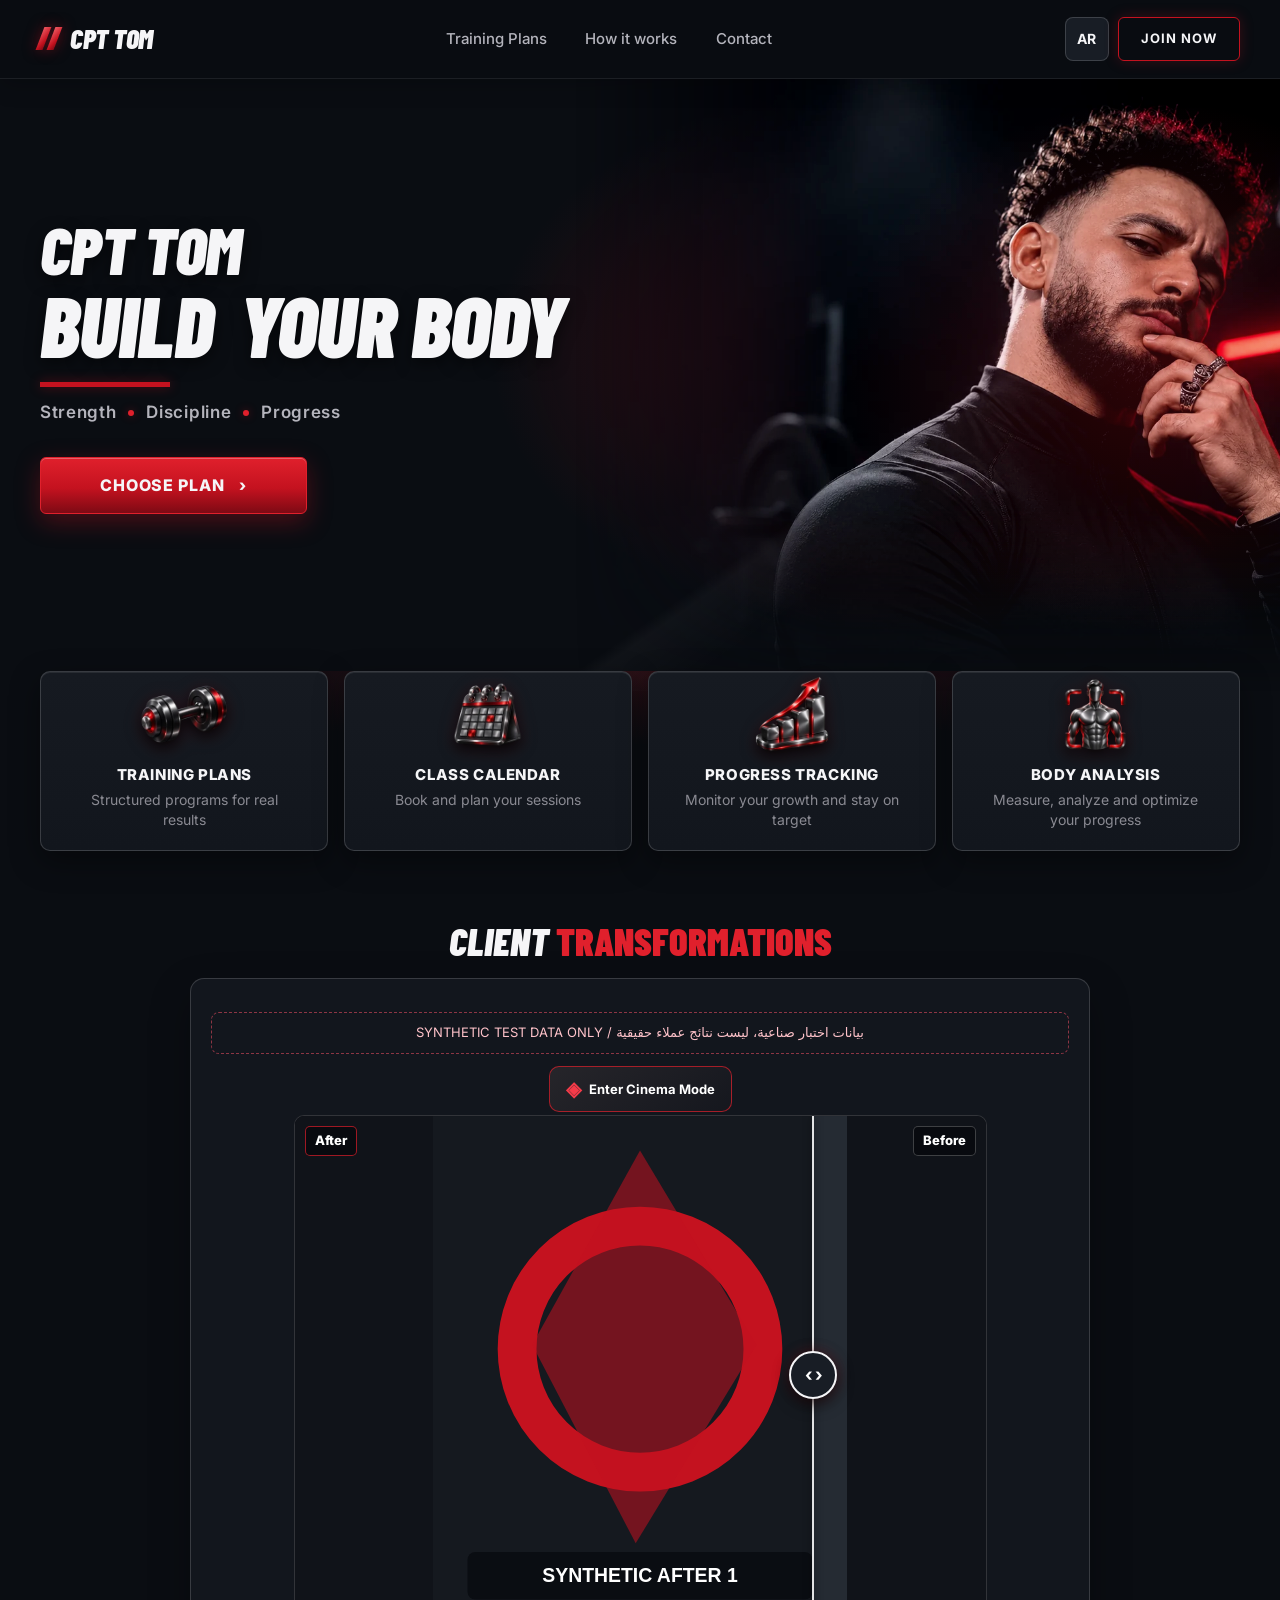
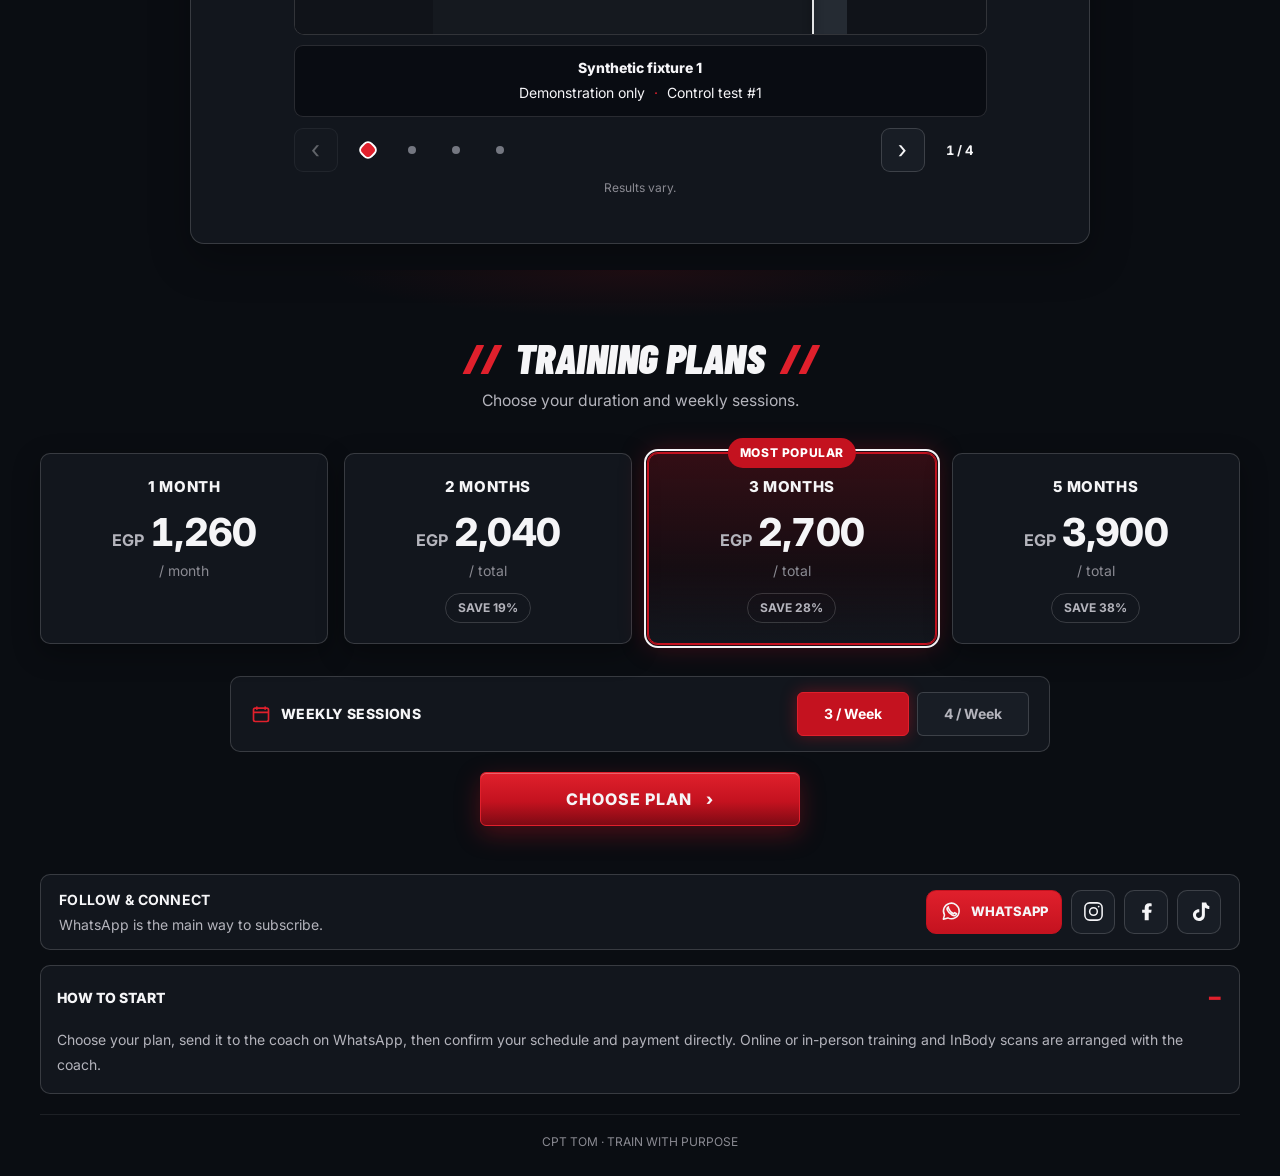
<file: index.html>
<!doctype html>
<html lang="en" dir="ltr">
<head>
<meta charset="utf-8">
<meta name="viewport" content="width=device-width, initial-scale=1, viewport-fit=cover, interactive-widget=resizes-content">
<meta name="theme-color" content="#0A0D12">
<meta name="description" content="CPT TOM | Personal training and coaching memberships. Choose your plan and contact Coach Tom on WhatsApp.">
<meta property="og:title" content="CPT TOM | BUILD YOUR BODY">
<meta property="og:type" content="website">
<meta property="og:description" content="CPT TOM personal training and coaching. Explore training plans and contact the coach on WhatsApp.">
<meta property="og:url" content="https://itsibrahimmooo.github.io/CPT-TOM-Noir/">
<meta property="og:image" content="https://itsibrahimmooo.github.io/CPT-TOM-Noir/assets/cpt-tom-og.jpg">
<meta property="og:image:width" content="1200">
<meta property="og:image:height" content="630">
<meta property="og:image:alt" content="CPT TOM fitness coaching with the coach in a charcoal and red gym scene">
<meta name="twitter:card" content="summary_large_image">
<meta name="robots" content="noindex,nofollow">
<link rel="icon" type="image/svg+xml" href="[data-uri]">
<link rel="icon" type="image/png" sizes="64x64" href="[data-uri]">
<link rel="shortcut icon" href="[data-uri]">
<link rel="apple-touch-icon" sizes="180x180" href="[data-uri]">
<link rel="preconnect" href="https://fonts.googleapis.com">
<link rel="preconnect" href="https://fonts.gstatic.com" crossorigin>
<link href="https://fonts.googleapis.com/css2?family=Alexandria:wght@400;500;600;700;800;900&family=Barlow+Condensed:ital,wght@0,700;0,800;0,900;1,700;1,800;1,900&family=Inter:wght@400;500;600;700;800&display=swap" rel="stylesheet">
<title>CPT TOM | BUILD YOUR BODY</title>



<style>
:root{--bg:#0A0D12;--bg-2:#101319;--surface:#12161D;--surface-2:#181D25;--border:rgba(255,255,255,.08);--border-strong:rgba(255,255,255,.16);--red:#C4121F;--red-hot:#E0202C;--red-deep:#7E0A14;--red-glow:rgba(196,18,31,.45);--text:#F5F5F7;--text-2:#B4B4BC;--text-3:#8A8A92;--pad:clamp(16px,4vw,40px);--max:1200px}
*,*::before,*::after{box-sizing:border-box}
html{scroll-behavior:smooth;scroll-padding-top:100px;overflow-x:clip;direction:ltr!important}
body{margin:0;min-width:320px;background:var(--bg);color:var(--text);font:400 14px/1.5 Inter,system-ui,sans-serif;overflow-x:clip}
a{color:inherit;text-decoration:none}button,select{font:inherit}button{cursor:pointer}img{max-width:100%;display:block}
:focus-visible{outline:2px solid var(--red-hot);outline-offset:3px}
.container{width:min(calc(100% - var(--pad)*2),var(--max));margin-inline:auto}
.skip-link{position:absolute;left:15px;top:-70px;z-index:1000;background:var(--red);padding:12px;color:white}.skip-link:focus{top:10px}
.site-header{position:sticky;top:0;z-index:40;width:100%;background:rgba(10,13,18,.85);backdrop-filter:blur(12px);-webkit-backdrop-filter:blur(12px);border-bottom:1px solid var(--border);box-shadow:0 6px 22px #0003}
.nav-inner{height:clamp(60px,52px + 2vw,80px);display:flex;align-items:center;justify-content:space-between;gap:16px}
.brand{font:italic 900 clamp(22px,20px + .56vw,28px)/1 'Barlow Condensed',Impact,Arial,sans-serif;white-space:nowrap;display:flex;align-items:center;gap:12px;letter-spacing:-.01em}
.brand-mark{display:inline-flex;gap:4px;transform:skewX(-21deg)}.brand-mark i{display:block;width:7px;height:23px;background:linear-gradient(120deg,#f15b64,var(--red) 67%,var(--red-deep));box-shadow:0 0 13px #c4121f80}
.desktop-nav{display:none;align-items:center;gap:clamp(24px,3vw,44px)}.desktop-nav a{color:var(--text-2);font-size:15px;font-weight:500;padding:10px 0;position:relative}.desktop-nav a:after{content:'';position:absolute;left:0;right:100%;bottom:3px;height:2px;background:var(--red);transition:right .25s}.desktop-nav a:hover{color:var(--text)}.desktop-nav a:hover:after{right:0}
.nav-actions{display:flex;align-items:center;gap:9px}.language-toggle,.hamburger{background:var(--surface-2);border:1px solid var(--border-strong);color:var(--text);height:44px;min-width:44px;border-radius:8px;font-weight:700}
.nav-join{display:none;border:1.5px solid var(--red);border-radius:6px;padding:11px 22px;font-size:13px;font-weight:700;letter-spacing:.08em;box-shadow:0 0 14px #c4121f40}.nav-join:hover{background:var(--red)}
.hamburger{display:flex;flex-direction:column;align-items:center;justify-content:center;gap:5px}.hamburger span{display:block;height:2px;width:24px;border-radius:2px;background:#f5f5f7;transition:transform .2s,opacity .2s}.hamburger[aria-expanded=true] span:nth-child(1){transform:translateY(7px) rotate(45deg)}.hamburger[aria-expanded=true] span:nth-child(2){opacity:0}.hamburger[aria-expanded=true] span:nth-child(3){transform:translateY(-7px) rotate(-45deg)}
.mobile-nav{position:absolute;top:100%;left:0;right:0;padding:12px var(--pad) 18px;background:var(--bg);border-bottom:1px solid var(--border);box-shadow:0 15px 25px #0009}.mobile-nav[hidden]{display:none!important}.mobile-nav a{display:flex;align-items:center;min-height:48px;font-size:18px;font-weight:600;border-bottom:1px solid var(--border);padding:7px 0}.mobile-nav .mobile-join{justify-content:center;background:linear-gradient(var(--red-hot),var(--red));border:0;border-radius:6px;margin-top:12px;color:white}
.hero{position:relative;min-height:clamp(440px,280px + 26vw,620px);width:100%;isolation:isolate;background:radial-gradient(ellipse 45% 60% at 72% 45%,rgba(196,18,31,.28),transparent 70%),var(--bg);overflow:hidden}
.hero-light{position:absolute;inset:0;background:radial-gradient(ellipse 32% 58% at 90% 47%,rgba(196,18,31,.23),transparent 75%),linear-gradient(145deg,transparent 66%,#ffffff08 67%,transparent 72%);pointer-events:none;z-index:-1}
.hero-picture{position:absolute;inset:0 0 0 auto;width:62%;height:100%;z-index:-2;-webkit-mask-image:linear-gradient(to right,transparent 0%,#000 36%),linear-gradient(to top,transparent 0%,#000 30%);-webkit-mask-composite:source-in;mask-image:linear-gradient(to right,transparent 0%,#000 36%),linear-gradient(to top,transparent 0%,#000 30%);mask-composite:intersect}
.hero-picture img{width:100%;height:100%;object-fit:cover;object-position:100% 20%;filter:contrast(1.06) saturate(.98)}
.hero-content{position:relative;min-height:inherit;display:flex;align-items:center}.hero-text{max-width:60%;padding:22px 0 74px;z-index:1}
.hero h1{margin:0;white-space:normal}.hero-line{display:block;font:italic 900 clamp(34px,21.3px + 3.52vw,72px)/.94 'Barlow Condensed',Impact,Arial,sans-serif;letter-spacing:-.01em;text-shadow:0 5px 16px #0008}.hero-slogan{font-size:clamp(46px,30.7px + 4.26vw,92px);margin-top:3px;max-width:560px}.hero-underline{width:clamp(74px,50px + 7.4vw,130px);height:4px;margin-top:clamp(12px,1.5vw,18px);background:var(--red);box-shadow:0 0 12px var(--red-glow)}
.tagline{display:flex;align-items:center;gap:12px;margin:13px 0 0;color:var(--text-2);font-size:clamp(14px,12.7px + .37vw,17px);font-weight:600;letter-spacing:.04em;white-space:normal}.tagline i{width:6px;height:6px;border-radius:50%;background:var(--red-hot);box-shadow:0 0 9px var(--red-glow);flex:none}
.btn{display:inline-flex;align-items:center;justify-content:center;gap:14px;min-height:50px;padding:8px 18px;border-radius:6px;border:1px solid var(--red-hot);font-size:clamp(15px,14px + .2vw,16px);font-weight:800;letter-spacing:.06em;text-align:center;transition:transform .22s,box-shadow .22s}.btn.primary{background:linear-gradient(180deg,var(--red-hot),var(--red) 55%,var(--red-deep));box-shadow:0 8px 24px #c4121f59,inset 0 1px #ffffff4a}.btn:hover{transform:translateY(-2px);box-shadow:0 10px 30px #c4121f70}.hero-cta{width:clamp(230px,190px + 6vw,280px);height:clamp(50px,46px + .8vw,58px);margin-top:clamp(24px,3vw,32px)}
.feature-section{position:relative;z-index:2;margin-top:-20px}.features{display:grid;grid-template-columns:repeat(2,minmax(0,1fr));gap:clamp(10px,1.2vw,16px)}.feature{position:relative;text-align:center;background:linear-gradient(180deg,#161A21,var(--surface));min-height:clamp(118px,100px + 5vw,165px);padding:35px clamp(10px,1.5vw,16px) clamp(14px,1.6vw,20px);border:1px solid var(--border-strong);border-radius:10px;box-shadow:0 10px 30px #0006,inset 0 1px #ffffff14;min-width:0;transition:transform .3s,border-color .3s}.feature-image{width:clamp(80px,52px + 3vw,104px);height:auto;aspect-ratio:320/220;object-fit:contain;margin:-35px auto 0;filter:drop-shadow(0 6px 7px #000c) drop-shadow(0 0 8px #c4121f1f);transition:transform .35s ease}.feature h2{margin:2px 0 0;font-size:clamp(12px,11px + .37vw,15px);font-weight:800;line-height:1.3;letter-spacing:.04em;overflow-wrap:normal;word-break:normal}.feature p{display:none;margin:5px auto 0;color:var(--text-3);font-size:clamp(13px,12.5px + .15vw,14px);line-height:1.45;max-width:230px}
.pricing-section{position:relative;padding-top:clamp(42px,5vw,64px);padding-bottom:clamp(28px,4vw,48px);background:radial-gradient(ellipse 36% 11% at 50% 0%,rgba(196,18,31,.11),transparent 72%)}.section-title{text-align:center;margin-bottom:30px}.section-title h2{margin:0;font:italic 900 clamp(32px,28px + 1.11vw,44px)/1.1 'Barlow Condensed',Impact,Arial,sans-serif;letter-spacing:-.01em}.slashes{color:var(--red-hot);margin:0 8px}.section-title p{margin:9px 0 0;color:var(--text-2);font-size:clamp(14px,13.3px + .19vw,16px)}
.pricing-stage{position:relative}.pricing-rail{display:flex;overflow-x:auto;gap:clamp(10px,1.2vw,16px);scroll-snap-type:x mandatory;scrollbar-width:none;scroll-padding-inline:calc((100% - min(72vw,320px))/2);padding:16px calc((100% - min(72vw,320px))/2) 18px;overscroll-behavior-x:contain}.pricing-rail::-webkit-scrollbar{display:none}
.plan-card{position:relative;flex:0 0 clamp(240px,72vw,320px);min-width:0;min-height:190px;scroll-snap-align:center;scroll-snap-stop:always;border:1px solid var(--border-strong);border-radius:10px;background:var(--surface);padding:22px 16px 20px;color:var(--text);text-align:center;display:flex;align-items:center;flex-direction:column;justify-content:center;transition:border-color .2s,background .2s,transform .2s;box-shadow:0 9px 28px #0005}.plan-card:focus-visible{outline:2px solid var(--text);outline-offset:3px}.plan-card[aria-pressed=true]{outline:2px solid var(--text);outline-offset:2px}.plan-card.featured{border:1.5px solid var(--red);background:linear-gradient(180deg,rgba(196,18,31,.22),rgba(126,10,20,.1) 60%,var(--surface));box-shadow:0 0 28px #c4121f42}.popular{position:absolute;top:-16px;left:50%;transform:translateX(-50%);white-space:nowrap;border-radius:99px;background:var(--red);padding:6px 12px;color:white;font-size:12px;font-weight:800;letter-spacing:.05em}.plan-duration{font-size:15px;font-weight:800;letter-spacing:.04em;line-height:1.4;display:block}.plan-price{display:flex;align-items:baseline;gap:6px;justify-content:center;font-size:clamp(36px,30px + 1vw,44px);font-weight:800;letter-spacing:-.02em;white-space:nowrap;line-height:1.25;margin-top:11px;font-variant-numeric:tabular-nums}.currency{font-size:.42em;font-weight:700;color:var(--text-2);letter-spacing:0}.price-unit{font-size:14px;color:var(--text-3);margin-top:4px}.save{font-size:12px;font-weight:700;color:var(--text-2);border:1px solid var(--border-strong);border-radius:99px;padding:5px 12px;margin-top:12px;min-height:28px}.save.empty{visibility:hidden}
.plan-arrow{position:absolute;z-index:3;top:50%;transform:translateY(-50%);height:44px;width:44px;display:grid;place-items:center;border-radius:50%;color:var(--text);background:var(--surface-2);border:1px solid var(--border-strong);font-size:30px;line-height:1;box-shadow:0 5px 14px #0008}.plan-prev{left:0}.plan-next{right:0}
.frequency-panel{max-width:820px;margin:27px auto 0;padding:15px 20px;border-radius:10px;border:1px solid var(--border-strong);background:var(--surface);display:flex;flex-direction:column;gap:12px}.frequency-label{display:flex;align-items:center;gap:10px;font-size:14px;font-weight:800;letter-spacing:.03em}.frequency-label svg{color:var(--red-hot);flex:none}.frequency-buttons{display:none;gap:8px;align-items:center;justify-content:flex-end}.frequency-buttons button{height:44px;min-width:84px;max-width:112px;flex:1 1 0;border-radius:6px;color:var(--text-2);background:var(--surface-2);border:1px solid var(--border-strong);font-size:14px;font-weight:700}.frequency-buttons button[aria-pressed=true]{background:var(--red);color:white;border-color:var(--red-hot);box-shadow:0 0 16px var(--red-glow)}.frequency-select{width:100%;height:48px;appearance:none;border:1px solid var(--border-strong);border-radius:8px;background:var(--surface-2);color:var(--text);padding:0 15px;font-size:16px;font-weight:600;cursor:pointer;direction:ltr}
.purchase-cta{display:flex;width:100%;max-width:320px;min-height:54px;margin:20px auto 0}.connect-section{display:flex;gap:15px;align-items:center;justify-content:space-between;background:var(--surface);border:1px solid var(--border-strong);border-radius:10px;padding:14px 18px}.connect-copy h2{font-size:14px;letter-spacing:.02em;margin:0}.connect-copy p{font-size:14px;color:var(--text-2);margin:4px 0 0}.socials{display:flex;gap:9px;align-items:center;flex:none}.socials a{height:44px;min-width:44px;display:inline-flex;justify-content:center;align-items:center;border-radius:10px;border:1px solid var(--border-strong);background:var(--surface-2);color:var(--text);transition:transform .2s,border-color .2s}.socials a:hover{border-color:var(--red-hot);transform:translateY(-2px)}.socials a svg{width:23px;height:23px;stroke:currentColor;stroke-width:1.6;fill:none;stroke-linecap:round;stroke-linejoin:round}.socials a.facebook svg,.socials a.tiktok svg{stroke:none;fill:currentColor}.socials a.social-wa{background:linear-gradient(var(--red-hot),var(--red));border-color:var(--red);padding:0 13px;gap:8px;font-size:13px;font-weight:800}
.guide-section{margin-top:15px}.guide-section details{background:var(--surface);border:1px solid var(--border-strong);border-radius:10px}.guide-section summary{min-height:52px;display:flex;justify-content:space-between;align-items:center;cursor:pointer;list-style:none;font-weight:800;font-size:14px;padding:14px 16px}.guide-section summary::-webkit-details-marker{display:none}.guide-section summary:after{content:'+';color:var(--red-hot);font-size:23px}.guide-section details[open] summary:after{content:'−'}.guide-section details p{padding:0 16px 16px;margin:0;line-height:1.75;color:var(--text-2);font-size:14px}.footer{text-align:center;padding:18px 0 25px;margin-top:20px;border-top:1px solid var(--border);color:var(--text-3);font-size:12px}
[dir="rtl"],.is-ar .ar-text{direction:rtl;unicode-bidi:plaintext}.is-ar{font-family:Alexandria,Arial,sans-serif}.is-ar button,.is-ar select,.is-ar a{font-family:inherit}.is-ar .brand,.is-ar .hero-name{font-family:'Barlow Condensed',Impact,sans-serif}.is-ar .hero-slogan,.is-ar .section-title h2{font-family:Alexandria,Arial,sans-serif;font-style:normal;letter-spacing:0;line-height:1.35}.is-ar .hero-slogan{font-size:clamp(25px,2.9vw,52px);max-width:580px}.is-ar .tagline{letter-spacing:0;direction:ltr;justify-content:flex-start}.is-ar .tagline span{direction:rtl}.is-ar .plan-duration{letter-spacing:0}.is-ar .plan-price,.is-ar .save{font-family:Inter,Alexandria,Arial,sans-serif;direction:ltr}.is-ar .plan-price .currency{font-family:Alexandria,Arial,sans-serif;direction:rtl}.is-ar .connect-copy{direction:rtl;text-align:right}.is-ar .guide-section details p{text-align:right;direction:rtl}.is-ar .guide-section summary{text-align:right;direction:rtl}.is-ar .mobile-nav{direction:rtl;text-align:right}.is-ar .mobile-nav a{text-align:right}.is-ar .hero-slogan{text-align:left;direction:rtl;unicode-bidi:plaintext}
@media(hover:hover){.feature:hover{border-color:#c4121f70;transform:translateY(-2px)}.feature:hover .feature-image{transform:translateY(-4px)}}
@media(max-width:599px){.hero-text{max-width:65%;padding:20px 0 72px}.hero-picture{width:62%}.hero-line.hero-name{font-size:clamp(34px,9.1vw,47px)}.hero-line.hero-slogan{font-size:clamp(42px,10.4vw,52px);line-height:.95;max-width:235px}.is-ar .hero-line.hero-slogan{font-size:clamp(24px,6.7vw,29px);line-height:1.5;max-width:225px}.hero{min-height:440px}.tagline{gap:6px;font-size:14px;flex-wrap:wrap;max-width:270px}.tagline i{width:5px;height:5px}.hero-cta{width:min(230px,100%)}.feature h2{font-size:12px}.feature p{display:none}.feature{min-height:118px;padding-top:33px}.feature-image{width:90px;margin-top:-30px}.section-title{margin-bottom:17px}.pricing-section{padding-top:42px}.pricing-stage{margin-inline:calc(var(--pad)*-1)}.pricing-rail{padding-left:calc((100% - min(72vw,320px))/2);padding-right:calc((100% - min(72vw,320px))/2)}.plan-card{min-height:180px}.connect-section{flex-wrap:wrap;padding:12px 13px}.connect-copy{flex:1 1 100%}.socials{width:100%;justify-content:space-between}.socials a.social-wa{flex:1 1 0}.frequency-panel{margin-top:12px}.pricing-section{padding-bottom:28px}.connect-copy p{font-size:14px}}
@media(min-width:600px){.feature p{display:block}.hero-picture{width:60%}.pricing-rail{display:grid;grid-template-columns:repeat(2,minmax(0,1fr));overflow:visible;scroll-snap-type:none;padding:16px 0 5px;max-width:640px;margin:auto}.plan-card{flex:auto;min-height:175px}.plan-arrow{display:none}.frequency-panel{flex-direction:row;align-items:center;justify-content:space-between}.frequency-buttons{display:flex;flex:1}.frequency-select{display:none}.connect-section{margin-top:0}.hero-text{max-width:60%}}
@media(min-width:900px){.desktop-nav{display:flex}.hamburger{display:none}.nav-join{display:inline-flex}.hero-picture{width:55%}.hero-text{max-width:min(560px,52%)}.features{grid-template-columns:repeat(4,minmax(0,1fr))}.feature{min-height:160px}.feature-image{width:clamp(80px,7vw,104px)}.hero-underline{height:5px}.section-title{margin-bottom:24px}}
@media(min-width:1024px){.pricing-rail{max-width:none;grid-template-columns:repeat(4,minmax(0,1fr))}.plan-card{min-height:185px}.hero-text{padding-bottom:60px}}
@media(min-width:1440px){.hero-text{padding-bottom:50px}.hero{min-height:620px}}
@media(min-width:1920px){:root{--max:1320px}.hero{min-height:620px}}
@media(prefers-reduced-motion:reduce){*,*::before,*::after{scroll-behavior:auto!important;transition-duration:0.01ms!important;animation-duration:0.01ms!important}}

/* V5.1 adjustments from the third measured audit; all theme variables unchanged. */
.save .save-amount{direction:ltr;unicode-bidi:isolate;display:inline-block}
.save.is-ar-save{direction:rtl;unicode-bidi:isolate}
.hero-picture img{object-position:65% 20%}
.is-ar .hero-name{font-size:clamp(28px,18px + 2.8vw,60px);font-family:'Barlow Condensed',Impact,sans-serif}
.is-ar .hero-slogan{font:normal 900 clamp(36px,22px + 4.2vw,80px)/1.15 Alexandria,Arial,sans-serif;letter-spacing:0;max-width:640px;direction:rtl;text-align:left;unicode-bidi:isolate}
.is-ar .hero-slogan .ar-line{display:block;white-space:nowrap}
.brand,.desktop-nav a{min-height:44px;display:inline-flex;align-items:center}.desktop-nav a{min-width:44px;justify-content:center}.nav-join{min-height:44px}
/* Keep the feature visuals above their cards, not clipped within them. */
.feature-image{width:clamp(124px,11vw,176px);margin-top:-49px}
.feature{padding-top:43px}
@media(hover:hover){.feature:hover .feature-image{transform:translateY(-4px)}}
@media(max-width:599px){
  .hero{min-height:510px}
  .hero-picture{width:64%;right:0;top:0;bottom:auto;height:74%;
    -webkit-mask-image:linear-gradient(to right,transparent 0%,#000 34%,#000 100%),linear-gradient(to top,transparent 0%,#000 23%,#000 100%);
    mask-image:linear-gradient(to right,transparent 0%,#000 34%,#000 100%),linear-gradient(to top,transparent 0%,#000 23%,#000 100%)}
  .hero-picture img{object-position:84% 18%;filter:contrast(1.06) saturate(.98)}
  .hero-content{align-items:flex-end}
  .hero-text{position:relative;max-width:min(94%,360px);width:100%;padding:0 0 24px;isolation:isolate}
  .hero-text::before{content:'';position:absolute;z-index:-1;inset:-14px -24px -5px -16px;pointer-events:none;background:linear-gradient(to right,rgba(10,13,18,.85),rgba(10,13,18,.6) 70%,transparent)}
  .hero-line.hero-name{font-size:clamp(28px,8.4vw,34px)}
  .hero-line.hero-slogan{font-size:clamp(36px,10.8vw,42px);line-height:1.05;max-width:300px}
  .hero-slogan .mobile-break{display:block;white-space:nowrap}
  .hero-slogan .mobile-break+ .mobile-break:before{content:none}
  .tagline{gap:9px;flex-wrap:wrap;font-size:14px;max-width:300px}
  .hero-cta{width:min(230px,100%)}
  .is-ar .hero-line.hero-name{font-size:clamp(28px,8.4vw,34px)}
  .is-ar .hero-line.hero-slogan{font-size:clamp(36px,22px + 4.2vw,80px);max-width:min(350px,100%);line-height:1.22;direction:rtl;text-align:left}
  .is-ar .hero-slogan .ar-line{display:block;white-space:nowrap}
  .feature-image{width:clamp(104px,31vw,140px);margin-top:-43px}
  .feature{min-height:130px;padding-top:42px}
  .pricing-stage{margin-inline:calc(-1*var(--pad))}
  .pricing-rail{--card-size:min(72vw,calc(100vw - 112px));padding-left:calc((100% - var(--card-size))/2);padding-right:calc((100% - var(--card-size))/2);scroll-padding-inline:calc((100% - var(--card-size))/2)}
  .plan-card{flex:0 0 var(--card-size)}
}
@media(min-width:600px) and (max-width:899px){
 .hero-slogan{white-space:normal}
 .hero-slogan .mobile-break{display:block}
 .hero-slogan .mobile-break:last-child{white-space:nowrap;transform:scaleX(.86);transform-origin:left center}
 .hero-slogan .mobile-break+.mobile-break:before{content:none}
}
@media(min-width:900px){
 .hero-slogan{white-space:nowrap}
 .hero-slogan .mobile-break{display:inline}
 .hero-slogan .mobile-break+.mobile-break:before{content:' '}
}
@media(min-width:600px) and (max-width:899px){.hero-picture img{object-position:84% 20%}}
@media(min-width:900px){
 .hero{background:radial-gradient(ellipse 48% 65% at 72% 45%,rgba(196,18,31,.36),transparent 70%),var(--bg)}
 .features{background:radial-gradient(ellipse 60% 55% at 50% 0%,rgba(196,18,31,.16),transparent 75%)}
 .plan-card.featured{box-shadow:0 0 0 1px var(--red),0 0 28px rgba(196,18,31,.35)}
 .hero-picture img{object-position:65% 20%}
 .pricing-rail{max-width:none;grid-template-columns:repeat(4,minmax(0,1fr));gap:clamp(10px,1.2vw,16px)}
 .plan-price{font-size:clamp(32px,1.6vw + 18px,44px)}
}
@media(min-width:1920px){
 body{background:radial-gradient(ellipse 50% 35% at 50% 55%,rgba(196,18,31,.1),transparent 70%),var(--bg)}
 .hero{min-height:clamp(620px,32vw,820px)}
 .hero-line.hero-name{font-size:clamp(72px,3.75vw,96px)}
 .hero-line.hero-slogan{font-size:clamp(92px,4.8vw,124px)}
 .hero-text{max-width:640px;transform:translateX(clamp(120px,7vw,180px))}
 .is-ar .hero-text{transform:translateX(clamp(180px,12vw,300px))}
 .tagline{font-size:19px}
 .hero-cta{width:300px;height:62px;font-size:17px}
 .hero-underline{width:150px;height:6px}
 .hero-picture{width:58%}
 .hero-picture img{object-position:62% 20%}
 .is-ar .hero-line.hero-name{font-size:clamp(72px,3.75vw,96px)}
 .is-ar .hero-line.hero-slogan{font-size:clamp(86px,4.8vw,124px)}
}

</style>

<style>
/* CPT TOM transformation showcase: deliberately scoped. No global CSS or layout overrides. */
.ct-results[hidden], .ct-results [hidden] { display:none !important; }
.ct-results { max-width:min(1120px, calc(100% - 2 * var(--pad, 16px))); margin:30px auto 0; padding:38px 0 26px; color:var(--text,#f5f5f7); }
.ct-results__heading { text-align:center; font:italic 900 clamp(30px,3vw,44px)/1.15 'Barlow Condensed',Impact,sans-serif; margin:0 0 15px; }
.is-ar .ct-results__heading { font:800 clamp(25px,2.6vw,38px)/1.35 Alexandria,Arial,sans-serif; }
.ct-results__heading > em { font-style:normal; color:var(--red-hot,#e0202c); }
.ct-results__panel { background:var(--surface,#12161d); border:1px solid var(--border-strong,rgba(255,255,255,.16)); border-radius:14px; box-shadow:0 16px 40px rgba(0,0,0,.27); padding:clamp(12px,2.1vw,20px); max-width:900px; margin:auto; }
.ct-results__demo-note { color:#ffc3ca; border:1px dashed #8d3544; border-radius:8px; padding:10px 12px; font-size:13px; line-height:1.5; margin-bottom:12px; text-align:center; }
.ct-results__viewport { display:grid; justify-items:center; gap:10px; }
.ct-results__frame { width:min(100%, 693px); max-height:520px; aspect-ratio:4 / 3; overflow:hidden; position:relative; background:var(--bg-2,#101319); border-radius:10px; border:1px solid rgba(255,255,255,.14); isolation:isolate; }
.ct-results__pair { position:absolute; inset:0; width:100%; height:100%; isolation:isolate; opacity:1; }
.ct-results__pair.ct-results__incoming { z-index:2; opacity:0; pointer-events:none; }
.ct-results__pair.ct-results__crossfade { transition:opacity 220ms ease-out; opacity:1; }
.ct-results__photo { display:block; position:absolute; inset:0; width:100%; height:100%; object-fit:contain; background:#101319; user-select:none; -webkit-user-drag:none; pointer-events:none; }
.ct-results__photo--after { clip-path:inset(0 calc(100% - var(--ct-reveal, 50%)) 0 0); }
.ct-results__labels { pointer-events:none; position:absolute; z-index:5; top:10px; left:10px; right:10px; display:flex; justify-content:space-between; gap:8px; direction:ltr; }
.ct-results__label { border-radius:5px; border:1px solid rgba(255,255,255,.22); background:rgba(8,10,14,.86); padding:6px 9px; font-size:13px; line-height:1.2; font-weight:800; color:white; backdrop-filter:blur(7px); }
.ct-results__label--after { border-color:rgba(224,32,44,.7); }
.ct-results__divider { pointer-events:none; position:absolute; z-index:4; left:var(--ct-reveal, 50%); top:0; bottom:0; width:2px; background:rgba(255,255,255,.88); box-shadow:0 0 8px #0009; transform:translateX(-50%); }
.ct-results__handle { pointer-events:none; position:absolute; top:50%; left:50%; transform:translate(-50%,-50%); display:flex; align-items:center; justify-content:center; width:48px; height:48px; background:#181d25; color:#fff; border:2px solid #f5f5f7; border-radius:50%; box-shadow:0 5px 16px #000b, 0 0 14px rgba(196,18,31,.28); font:700 18px Inter,sans-serif; }
.ct-results__handle::before { content:'‹  ›'; white-space:pre; letter-spacing:-2px; }
.ct-results__range { position:absolute; z-index:6; inset:0; width:100%; height:100%; margin:0; opacity:0; cursor:ew-resize; direction:ltr; touch-action:pan-y; appearance:none; -webkit-appearance:none; }
.ct-results__range::-webkit-slider-runnable-track { height:100%; background:transparent; }
.ct-results__range::-webkit-slider-thumb { appearance:none; -webkit-appearance:none; height:100%; width:1px; background:transparent; border:0; }
.ct-results__frame:has(.ct-results__range:focus-visible) { outline:3px solid var(--red-hot,#e0202c); outline-offset:3px; }
.ct-results__journey { position:relative; min-height:68px; width:min(100%,693px); padding:12px 15px; background:rgba(9,12,18,.91); border:1px solid rgba(255,255,255,.13); border-radius:9px; display:flex; justify-content:center; flex-direction:column; gap:4px; color:var(--text,#fff); text-align:center; opacity:1; transition:opacity 100ms ease; }
.ct-results__journey.ct-results__fading { opacity:0; }
.ct-results__journey-title { font-size:14px; font-weight:800; line-height:1.45; }
.ct-results__journey-fields { font-size:14px; line-height:1.55; display:flex; flex-wrap:wrap; gap:3px 9px; justify-content:center; }
.ct-results__journey-fields > span + span::before { content:'·'; color:var(--red-hot,#e0202c); margin-inline-end:9px; }
.ct-results__nav { width:min(100%,693px); display:flex; direction:ltr; align-items:center; justify-content:center; gap:8px; margin:1px auto 0; }
.ct-results__nav-button { flex:0 0 44px; width:44px; height:44px; border:1px solid var(--border-strong,rgba(255,255,255,.16)); border-radius:9px; background:var(--surface-2,#181d25); color:var(--text,#fff); display:inline-grid; place-items:center; font-size:25px; line-height:1; cursor:pointer; }
.ct-results__nav-button:disabled { opacity:.35; cursor:not-allowed; }
.ct-results__dots { display:flex; gap:0; min-width:0; flex:0 1 auto; max-width:calc(100% - 164px); overflow-x:auto; scroll-snap-type:x proximity; scrollbar-width:thin; }
.ct-results__dot { display:inline-flex; align-items:center; justify-content:center; flex:0 0 44px; width:44px; height:44px; border:0; padding:0; background:transparent; cursor:pointer; position:relative; scroll-snap-align:center; }
.ct-results__dot::before { content:''; display:block; width:8px; height:8px; border-radius:50%; background:#747781; transition:transform .16s ease, background .16s ease; }
.ct-results__dot[aria-current='true']::before { width:12px; height:12px; background:var(--red-hot,#e0202c); box-shadow:0 0 0 2px #fff; border-radius:4px; transform:rotate(45deg); }
.ct-results__count { flex:0 0 54px; text-align:center; font:700 13px Inter,Arial,sans-serif; white-space:nowrap; font-variant-numeric:tabular-nums; }
.ct-results__dot:focus-visible, .ct-results__nav-button:focus-visible, .ct-results__retry:focus-visible { outline:2px solid var(--red-hot,#e0202c); outline-offset:2px; }
.ct-results__note { max-width:693px; margin:7px auto 0; color:var(--text-3,#8a8a92); font-size:12px; text-align:center; line-height:1.5; }
.ct-results__status { text-align:center; color:var(--text-2,#b4b4bc); min-height:20px; font-size:13px; margin:6px 0 0; }
.ct-results__retry { min-height:44px; padding:8px 16px; background:var(--surface-2,#181d25); border:1px solid var(--red-hot,#e0202c); color:white; border-radius:9px; cursor:pointer; margin:8px auto; display:block; }
.ct-results__fallback-grid { display:grid; grid-template-columns:1fr 1fr; gap:10px; }
.ct-results__fallback-card { min-width:0; margin:0; }
.ct-results__fallback-card figcaption { color:var(--text-2,#b4b4bc); text-align:center; font-size:14px; margin:5px 0; }
.ct-results__fallback-card img { width:100%; height:340px; object-fit:contain; background:var(--bg-2,#101319); border-radius:8px; }
.ct-results__fallback-caption { margin:8px 0; font-size:14px; text-align:center; line-height:1.55; }
.is-ar .ct-results__journey, .is-ar .ct-results__status, .is-ar .ct-results__note { font-family:Alexandria,Arial,sans-serif; }
@media(max-width:767px) { .ct-results { padding:24px 0 14px; margin-top:15px; } .ct-results__panel { padding:clamp(8px,3.3vw,16px); } .ct-results__frame { width:min(100%,336px); max-height:420px; aspect-ratio:4 / 5; } .ct-results__journey { min-height:94px; } .ct-results__fallback-grid { grid-template-columns:1fr 1fr; gap:6px; } .ct-results__fallback-card img { height:200px; } .ct-results__nav { gap:4px; } .ct-results__dots { max-width:calc(100% - 148px); } .ct-results__count { flex-basis:44px; } }
@media(max-width:360px) { .ct-results__panel {padding:8px;} .ct-results__label {padding:6px; font-size:12px;} .ct-results__nav {gap:1px;} .ct-results__dots {max-width:calc(100% - 134px);} }
@media(max-height:440px) and (orientation:landscape) { .ct-results__frame { max-height:260px; width:min(100%,346px); } }
@media(prefers-reduced-motion:reduce) { .ct-results *, .ct-results *::before, .ct-results *::after { scroll-behavior:auto !important; transition:none !important; animation:none !important; } }
html:lang(ar) .ct-results__fallback [lang=en], html:not(:lang(ar)) .ct-results__fallback [lang=ar] { display:none; }
/* Never let narrow phone flex sizing shrink interactive targets below 44 CSS px. */
.ct-results__nav-button, .ct-results__dot { min-width:44px; min-height:44px; flex-shrink:0; }
.ct-results__dots { flex:1 1 auto; width:0; }

.ct-results__journey.ct-results__arriving { opacity:0; transition:none; }
.ct-results__journey:not(.ct-results__fading):not(.ct-results__arriving) { transition:opacity 250ms ease; }
/* Progressive fallback reserves the same stage geometry while the first pair is decoding. */
.ct-results__fallback-grid { width:min(100%,693px); max-height:520px; aspect-ratio:4 / 3; margin:0 auto; align-items:stretch; }
.ct-results__fallback-card { display:flex; flex-direction:column; }
.ct-results__fallback-card img { width:100%; height:auto; min-height:0; flex:1 1 0; object-fit:contain; }
.ct-results__fallback-caption { min-height:48px; }
@media(max-width:767px) { .ct-results__fallback-grid { width:min(100%,336px); max-height:420px; aspect-ratio:4 / 5; } .ct-results__fallback-caption { min-height:80px; } }
/* At 0% the image is 100% Before; as the handle moves right, After is revealed
   from the left. Keep the corner labels truthful to that clipping direction. */
.ct-results__labels { flex-direction:row-reverse; }

</style>

<style>
/* CPT TOM opt-in Cinema v3. No broad site resets. */
.ct-cinema-access{display:flex;justify-content:center;margin:10px 0 3px}
.ct-cinema-enter,.ct-cinema-close{min-height:44px;display:inline-flex;align-items:center;justify-content:center;border:1px solid rgba(224,32,44,.7);border-radius:10px;background:linear-gradient(145deg,#26252a,#15171e);color:#fff;font:700 13px Inter,Arial,sans-serif;padding:10px 16px;cursor:pointer}
.ct-cinema-enter::before{content:'◈';font-size:20px;color:#f43b49;margin-inline-end:8px}
.ct-cinema-enter:focus-visible,.ct-cinema-close:focus-visible{outline:3px solid #e0202c;outline-offset:3px}
.ct-cinema-dialog:not([open]){display:none!important}
.ct-cinema-dialog[open]{display:flex}
.ct-cinema-dialog{position:fixed;inset:0;flex-direction:column;align-items:center;justify-content:center;width:100%;height:100%;max-width:none;max-height:none;margin:0;padding:10px;box-sizing:border-box;overflow:hidden;background:transparent;color:#f5f5f7;border:0;isolation:isolate}
.ct-cinema-dialog::backdrop{background:transparent}
.ct-cinema-veil{position:fixed;inset:0;z-index:0;pointer-events:none;background:#0a0d12;opacity:0}
.ct-cinema-erosion{position:fixed;inset:0 auto 0 0;z-index:1;pointer-events:none;opacity:1;will-change:transform;transform:translate3d(-200vw,0,0)}
.ct-cinema-dust{position:fixed;inset:0 auto 0 0;z-index:2;pointer-events:none;opacity:1;will-change:transform;transform:translate3d(-200vw,0,0)}
.ct-cinema-shell{z-index:3;position:relative;display:flex;flex-direction:column;gap:7px;align-items:center;width:min(100%,1060px);max-height:calc(100dvh - 20px);overflow:auto;overscroll-behavior:contain;padding:clamp(10px,2vw,18px);box-sizing:border-box;border-radius:15px;border:1px solid rgba(255,255,255,.2);background:linear-gradient(155deg,#171b23,#0b0e13);box-shadow:0 24px 80px #000c}
.ct-cinema-head{display:flex;align-items:center;justify-content:space-between;gap:16px;min-height:44px;width:100%}
.ct-cinema-title{font:italic 900 clamp(22px,3vw,35px)/1.2 'Barlow Condensed',Impact,sans-serif;margin:0}
.is-ar .ct-cinema-title{font:800 clamp(20px,3vw,26px)/1.4 Alexandria,Arial,sans-serif}
.ct-cinema-close{border-color:#706d75;background:#252a34}
.ct-cinema-shell .ct-results__viewport{width:100%;gap:8px;margin:0 auto}
.ct-cinema-shell .ct-results__frame{width:min(100%,693px,calc((100dvh - 210px)*4/3));max-height:min(520px,calc(100dvh - 210px))}
.ct-cinema-shell .ct-results__journey,.ct-cinema-shell .ct-results__nav{width:min(100%,693px)}
.ct-cinema-shell .ct-results__note,.ct-cinema-shell .ct-results__status{margin:1px auto}
@media(max-width:767px){.ct-cinema-dialog{padding:6px}.ct-cinema-shell{padding:10px 8px;max-height:calc(100dvh - 12px);gap:6px}.ct-cinema-shell .ct-results__frame{width:min(100%,336px,calc((100dvh - 206px)*4/5));max-height:min(420px,calc(100dvh - 206px));aspect-ratio:4/5}.ct-cinema-shell .ct-results__journey{min-height:94px}}
@media(max-height:420px) and (orientation:landscape){.ct-cinema-shell{justify-content:flex-start}.ct-cinema-shell .ct-results__frame{max-height:200px;width:min(100%,267px)}}
@media(prefers-reduced-motion:reduce){.ct-cinema-shell *, .ct-cinema-veil,.ct-cinema-dust{transition:none!important;animation:none!important;scroll-behavior:auto!important}}


/* Only Cinema Mode; original theme and layout remain unchanged. */
.ct-cinema-active .site-header,.ct-cinema-active .ct-results__label {backdrop-filter:none!important;-webkit-backdrop-filter:none!important;background-color:rgba(10,13,18,.96)!important}
.ct-cinema-dialog .ct-cinema-veil,.ct-cinema-dialog .ct-cinema-dust{will-change:opacity;transform:translateZ(0)}
.ct-cinema-dialog .ct-cinema-shell{box-shadow:0 8px 22px #000a!important;transform-origin:center center;will-change:transform}
.ct-cinema-dialog .ct-cinema-dust{image-rendering:auto}
.ct-cinema-dialog .ct-cinema-erosion{image-rendering:pixelated}
.ct-cinema-dialog .ct-results__frame{touch-action:pan-y}
@media(prefers-reduced-motion:reduce){.ct-cinema-dialog .ct-cinema-shell,.ct-cinema-dialog .ct-cinema-veil{will-change:auto}}

/* Modal lives outside #results; preserve visibility semantics when DOM mount is transferred. */
.ct-cinema-dialog [hidden]{display:none!important}

</style>



<style>
/* 5a: Semantic whitespace inside headline; prevent doubling the pseudo-generated gap. */
@media(min-width:900px){.hero-slogan .mobile-break+.mobile-break:before{content:none!important}.hero-slogan .mobile-break+.mobile-break{margin-inline-start:.12em}}
@media(min-width:600px) and (max-width:899px){.hero-slogan .mobile-break+.mobile-break:before{content:none!important}}
</style>
<style id="ct-subscribe-styles">
/* CPT TOM subscribe sheet v2: scoped noir tokens, stable visual viewport */
.ct-sub-dialog{--sheet-accent:var(--red);--sheet-vvh:100dvh;--sheet-vvtop:0px;--sheet-vvleft:0px;--sheet-vvw:100vw;
 position:fixed;inset:auto;top:var(--sheet-vvtop);left:var(--sheet-vvleft);width:var(--sheet-vvw);height:var(--sheet-vvh);
 margin:0;padding:0;border:0;max-width:none;max-height:none;background:transparent;color:var(--text);z-index:4000;overflow:hidden;font-family:Inter,Arial,sans-serif}
.ct-sub-dialog:not([open]),.ct-sub-dialog [hidden]{display:none!important}
.ct-sub-dialog::backdrop{background:rgba(7,9,13,.84);backdrop-filter:blur(8px);-webkit-backdrop-filter:blur(8px)}
.ct-sub-panel{position:absolute;left:50%;top:50%;transform:translate(-50%,-50%);width:min(560px,calc(100% - 24px));max-height:min(92%,760px);
 display:flex;flex-direction:column;overflow:hidden;border-radius:20px;border:1px solid var(--border-strong);background:linear-gradient(145deg,var(--surface-2),var(--surface) 62%,var(--bg));
 box-shadow:0 24px 58px #000b,inset 0 1px rgba(255,255,255,.08);isolation:isolate;overscroll-behavior:contain}
.ct-sub-panel::before{content:"";position:absolute;inset:0 0 auto;height:2px;pointer-events:none;background:linear-gradient(90deg,transparent,var(--sheet-accent),transparent)}
.ct-sub-head{min-height:55px;flex:0 0 auto;padding:7px 13px;display:flex;align-items:center;justify-content:space-between;gap:8px;border-bottom:1px solid var(--border)}
.ct-sub-head h2{min-width:0;font:italic 900 clamp(22px,3vw,30px)/1.15 'Barlow Condensed',Impact,sans-serif;margin:0;white-space:nowrap;overflow:hidden;text-overflow:ellipsis}
.is-ar .ct-sub-head h2{font:800 clamp(17px,2.6vw,21px)/1.35 Alexandria,Arial,sans-serif}
.ct-sub-close{width:44px;height:44px;min-width:44px;flex:none;border:1px solid var(--border-strong);border-radius:12px;background:var(--surface-2);color:var(--text);font-size:22px;cursor:pointer}
.ct-sub-handle{display:none}
.ct-sub-summary{display:flex;align-items:center;gap:7px;min-height:45px;flex:0 0 auto;padding:5px 13px;border-bottom:1px solid var(--border);font-size:12px;line-height:1.5}
.ct-sub-summary-text{flex:1;min-width:0;white-space:nowrap;overflow:hidden;text-overflow:ellipsis;font-weight:750;direction:ltr;text-align:left;font-variant-numeric:tabular-nums}
.ct-sub-dialog.is-ar .ct-sub-summary-text{direction:rtl;text-align:right}
.ct-sub-change-plan{min-width:44px;min-height:44px;padding:0 7px;background:transparent;border:0;color:var(--text-2);text-decoration:underline;text-decoration-color:var(--sheet-accent);font:700 12px Inter,Alexandria,Arial,sans-serif;cursor:pointer}
.ct-sub-form{display:flex;flex-direction:column;flex:1;min-height:0;overflow:hidden}
.ct-sub-body{display:grid;align-content:start;grid-template-columns:1fr 1fr;gap:6px 10px;padding:10px 13px;overflow-x:hidden;overflow-y:auto;flex:1;min-height:0;scrollbar-color:var(--border-strong) transparent;overscroll-behavior:contain}
.ct-sub-field{display:flex;flex-direction:column;min-width:0;gap:2px}
.ct-sub-field[data-field="goal"],.ct-sub-field[data-field="experience"],.ct-sub-field[data-field="place"],.ct-sub-field[data-field="inbody"],.ct-sub-extra,.ct-sub-consent{grid-column:1/-1}
.ct-sub-field label{color:var(--text-2);font-size:12px;line-height:1.35;font-weight:700}
.ct-sub-field input,.ct-sub-field select,.ct-sub-field textarea,.ct-sub-input{display:block;width:100%;height:44px;min-height:44px;min-width:0;border:1px solid var(--border-strong);border-radius:9px;background:var(--bg-2);color:var(--text);font:500 16px/1.35 Inter,Alexandria,Arial,sans-serif;padding:7px 9px;outline:0;box-sizing:border-box}
.ct-sub-field input:focus,.ct-sub-field select:focus,.ct-sub-field textarea:focus{border-color:var(--sheet-accent);box-shadow:0 0 0 2px var(--red-glow)}
.ct-sub-field textarea{min-height:55px;height:55px;resize:vertical}
.ct-sub-field input[aria-invalid="true"],.ct-sub-field select[aria-invalid="true"]{border-color:var(--red-hot)}
.ct-sub-inline,.ct-sub-metric{display:flex;align-items:center;gap:4px;min-width:0}
.ct-sub-inline>input,.ct-sub-metric{flex:1;min-width:0}
.ct-sub-country{flex:0 0 105px;width:105px!important;padding-inline:4px!important;font-size:16px!important}
.ct-sub-field [id="cts-otherDial"]{min-width:58px!important;flex:0 0 58px!important;width:58px!important;padding:5px!important}
.ct-sub-metric input{flex:1;min-width:0!important;width:100%!important;padding:5px!important}
.ct-sub-unit{display:flex;flex:0 0 auto;gap:2px;padding:2px;border:1px solid var(--border-strong);border-radius:10px;background:var(--bg-2)}
.ct-sub-unit button{min-width:44px;min-height:44px;border:0;border-radius:8px;background:transparent;color:var(--text-2);font:800 12px/1 Inter,Arial,sans-serif;cursor:pointer;padding:5px 4px}
.ct-sub-unit button[aria-pressed="true"]{background:var(--sheet-accent);color:#fff}
.ct-sub-error{min-height:0;font:500 12px/1.3 Alexandria,Inter,Arial,sans-serif;color:#ff969e}
.ct-sub-error:empty{display:none}
.ct-sub-select-compact{display:flex;align-items:center;gap:8px;min-width:0}
.ct-sub-select-compact label{width:100px;max-width:32%;flex:0 0 100px}
.ct-sub-select-compact select{flex:1;min-width:0;min-height:44px}
.ct-sub-choice{display:flex;gap:4px;flex-wrap:nowrap;min-width:0;overflow-x:auto;scrollbar-width:none}
.ct-sub-choice button{min-width:44px;min-height:44px;flex:1 0 auto;border-radius:9px;border:1px solid var(--border-strong);padding:6px 8px;background:var(--bg-2);color:var(--text-2);font:700 12px/1.35 Alexandria,Inter,Arial,sans-serif;cursor:pointer}
.ct-sub-choice button[aria-pressed="true"]{border-color:var(--sheet-accent);color:#fff;background:var(--red-deep)}
.ct-sub-file{min-height:44px;display:flex;align-items:center;justify-content:center;position:relative;border:1px dashed var(--border-strong);border-radius:9px;background:var(--bg-2);font-size:12px;color:var(--text-2);gap:7px;overflow:hidden;padding:3px 10px}
.ct-sub-file input[type="file"]{position:absolute;inset:0;opacity:0;cursor:pointer;z-index:1;width:100%;height:100%;min-height:44px}
.ct-sub-file-remove{position:relative;z-index:2;border:1px solid var(--border-strong);background:var(--surface-2);color:var(--text);border-radius:8px;min-height:44px;min-width:44px;cursor:pointer}
.ct-sub-extra{min-height:44px;border-top:1px solid var(--border);border-bottom:1px solid var(--border)}
.ct-sub-extra summary{display:flex;align-items:center;min-height:44px;font-size:12px;font-weight:700;color:var(--text-2);cursor:pointer}
.ct-sub-extra-body{display:grid;grid-template-columns:1fr 1fr;gap:8px;padding:6px 0}
.ct-sub-consent{display:flex;align-items:center;gap:7px;font-size:12px;line-height:1.4;min-height:44px}
.ct-sub-consent input[type="checkbox"]{width:24px;height:24px;min-height:24px;flex:none;accent-color:var(--sheet-accent)}
.ct-sub-footer{flex:0 0 auto;display:flex;flex-direction:column;gap:3px;padding:7px 13px max(9px,env(safe-area-inset-bottom));border-top:1px solid var(--border);background:var(--surface)}
.ct-sub-footer-buttons{display:flex;gap:8px}
.ct-sub-submit,.ct-sub-next,.ct-sub-back,.ct-sub-btn,.ct-sub-done{min-height:48px;flex:1;min-width:44px;border:1px solid var(--red-hot);background:linear-gradient(180deg,var(--red-hot),var(--red) 65%,var(--red-deep));border-radius:10px;color:var(--text);font:800 15px/1.2 Alexandria,Inter,Arial,sans-serif;cursor:pointer;padding:10px 12px;box-shadow:0 5px 17px rgba(196,18,31,.28)}
.ct-sub-next,.ct-sub-back{background:var(--surface-2);border:1px solid var(--border-strong)}
.ct-sub-back{flex:0 0 92px}
.ct-sub-submit[disabled]{opacity:.65;cursor:progress}
.ct-sub-tip{text-align:center;color:var(--text-3);font-size:12px;line-height:1.25}
.ct-sub-progress{display:none;color:var(--text-3);font-size:12px;line-height:1.1;text-align:center}
.ct-sub-honeypot{position:absolute!important;left:-10000px!important;width:1px!important;height:1px!important;opacity:0!important;pointer-events:none!important}
.ct-sub-success{padding:20px 16px;overflow:auto;min-height:0;display:grid;gap:10px;text-align:center}
.ct-sub-success-mark{display:grid;place-items:center;margin:auto;width:62px;height:62px;border:2px solid var(--sheet-accent);color:var(--red-hot);border-radius:50%;font-size:36px;animation:ct-sub-pop .35s ease both}
@keyframes ct-sub-pop{from{opacity:0;transform:scale(.85)}to{opacity:1;transform:scale(1)}}
.ct-sub-actions{display:grid;gap:10px}.ct-sub-actions a{display:grid;place-items:center;text-decoration:none}
.ct-sub-dialog :focus-visible{outline:2px solid var(--red-hot);outline-offset:2px}
.ct-sub-dialog.is-ar .ct-sub-body,.ct-sub-dialog.is-ar .ct-sub-success{direction:rtl;text-align:right}
.ct-sub-dialog.is-ar .ct-sub-field label{text-align:right}
.ct-sub-dialog.is-ar .ct-sub-input,.ct-sub-dialog.is-ar input[type=tel]{direction:ltr;text-align:left}
#ct-sub-title:focus{outline:none}
@media(max-width:767px){
 .ct-sub-panel{top:auto;left:0;bottom:0;width:100%;max-height:calc(100% - env(safe-area-inset-top) - 4px);transform:none;border-radius:19px 19px 0 0}
 .ct-sub-handle{display:block;margin:5px auto 0;width:45px;height:4px;background:var(--text-3);border-radius:4px;flex:0 0 4px;touch-action:pan-y}
 .ct-sub-head{padding:2px 12px;min-height:48px}
 .ct-sub-summary{padding:3px 12px;min-height:42px}
 .ct-sub-body{gap:5px 8px;padding:8px 12px}
 .ct-sub-footer{padding:5px 12px max(7px,env(safe-area-inset-bottom))}
}
@media(max-width:440px){
 .ct-sub-field[data-field="goal"] .ct-sub-select-compact label,.ct-sub-field[data-field="experience"] .ct-sub-select-compact label,.ct-sub-field[data-field="place"] .ct-sub-select-compact label{flex:0 0 103px;max-width:103px;font-size:12px}
 .ct-sub-panel .ct-sub-field[data-field="height"] .ct-sub-inline,.ct-sub-panel .ct-sub-field[data-field="weight"] .ct-sub-inline{flex-wrap:wrap;gap:2px}
 .ct-sub-panel .ct-sub-field[data-field="height"] .ct-sub-unit,.ct-sub-panel .ct-sub-field[data-field="weight"] .ct-sub-unit{width:100%;justify-content:space-between}
 .ct-sub-panel .ct-sub-field[data-field="height"] .ct-sub-unit button,.ct-sub-panel .ct-sub-field[data-field="weight"] .ct-sub-unit button{flex:1}
 .ct-sub-field[data-field="height"],.ct-sub-field[data-field="weight"]{min-width:0}
}
.ct-sub-short[data-step="1"] .ct-sub-step-two,.ct-sub-short[data-step="2"] .ct-sub-step-one{display:none!important}
.ct-sub-short .ct-sub-progress{display:block}
@media(prefers-reduced-motion:reduce){.ct-sub-dialog *{transition:none!important;animation:none!important;scroll-behavior:auto!important}}

/* Compact optional selections: labels and dropdowns share a horizontal row. */
.ct-sub-field[data-field="goal"],.ct-sub-field[data-field="experience"],.ct-sub-field[data-field="place"]{display:grid;grid-template-columns:125px minmax(0,1fr);align-items:center;gap:5px}
.ct-sub-field[data-field="goal"] .ct-sub-select-compact label,.ct-sub-field[data-field="experience"] .ct-sub-select-compact label,.ct-sub-field[data-field="place"] .ct-sub-select-compact label{display:none}
.ct-sub-select-compact select{width:100%;min-height:44px}
.ct-sub-honeypot{font-size:16px!important}
@media(max-width:767px){.ct-sub-field[data-field="name"],.ct-sub-field[data-field="phone"]{grid-column:1/-1}}
@media(max-width:390px){.ct-sub-field[data-field="goal"],.ct-sub-field[data-field="experience"],.ct-sub-field[data-field="place"]{grid-template-columns:113px minmax(0,1fr)}}

</style>
</head>
<body>
<a class="skip-link" href="#plans">Skip to plans</a>
<header class="site-header" id="top">
 <div class="container nav-inner">
  <a class="brand" href="#top" aria-label="CPT TOM home"><span class="brand-mark" aria-hidden="true"><i></i><i></i></span><span>CPT TOM</span></a>
  <nav id="desktopNav" class="desktop-nav" aria-label="Primary navigation">
   <a href="#plans" data-copy="navPlans">Training Plans</a>
   <a href="#guide" data-copy="navGuide">How it works</a>
   <a href="#social" data-copy="navContact">Contact</a>
  </nav>
  <div class="nav-actions">
   <button class="language-toggle" id="langToggle" type="button" aria-label="Switch language to Arabic">AR</button>
   <a class="nav-join" href="#plans" data-copy="join">JOIN NOW</a>
   <button class="hamburger" id="menuToggle" type="button" aria-label="Open navigation" aria-controls="mobileNav" aria-expanded="false"><span></span><span></span><span></span></button>
  </div>
 </div>
 <nav class="mobile-nav" id="mobileNav" aria-label="Mobile navigation" hidden>
  <a href="#plans" data-copy="navPlans">Training Plans</a><a href="#guide" data-copy="navGuide">How it works</a><a href="#social" data-copy="navContact">Contact</a><a class="mobile-join" href="#plans" data-copy="join">JOIN NOW</a>
 </nav>
</header>
<main>
<section class="hero" id="home" aria-labelledby="headline">
 <div class="hero-light" aria-hidden="true"></div>
 <picture class="hero-picture" aria-hidden="true"><img src="assets/hero-1672.webp" width="1672" height="941" fetchpriority="high" alt=""></picture>
 <div class="container hero-content">
  <div class="hero-text">
   <h1 id="headline"><span class="hero-line hero-name">CPT TOM</span> <span class="hero-line hero-slogan" id="heroSlogan">BUILD YOUR BODY</span></h1>
   <div class="hero-underline" aria-hidden="true"></div>
   <p class="tagline" id="tagline"><span>Strength</span><i></i><span>Discipline</span><i></i><span>Progress</span></p>
   <a class="btn primary hero-cta" href="#plans"><span data-copy="heroAction">CHOOSE PLAN</span><span aria-hidden="true">›</span></a>
  </div>
 </div>
</section>
<section class="feature-section container" aria-label="Training features">
 <div class="features" id="features">
  <article class="feature"><img src="assets/training.webp" width="320" height="220" alt="" class="feature-image" loading="lazy"><h2 data-feature="0">TRAINING PLANS</h2><p data-feature-desc="0">Structured programs for real results</p></article>
  <article class="feature"><img src="assets/calendar.webp" width="320" height="220" alt="" class="feature-image" loading="lazy"><h2 data-feature="1">CLASS CALENDAR</h2><p data-feature-desc="1">Book and plan your sessions</p></article>
  <article class="feature"><img src="assets/progress.webp" width="320" height="220" alt="" class="feature-image" loading="lazy"><h2 data-feature="2">PROGRESS TRACKING</h2><p data-feature-desc="2">Monitor your growth and stay on target</p></article>
  <article class="feature"><img src="assets/analysis.webp" width="320" height="220" alt="" class="feature-image" loading="lazy"><h2 data-feature="3">BODY ANALYSIS</h2><p data-feature-desc="3">Measure, analyze and optimize your progress</p></article>
 </div>
</section>
<!-- CPT_TRANSFORMATIONS_BEGIN -->
<section id="results" class="ct-results" aria-labelledby="ctResultsTitle">
  <h2 class="ct-results__heading" id="ctResultsTitle">CLIENT <em>TRANSFORMATIONS</em></h2>
  <div class="ct-results__panel">
    <p class="ct-results__demo-note">SYNTHETIC TEST DATA ONLY / بيانات اختبار صناعية، ليست نتائج عملاء حقيقية</p>
    <script id="ctResultsData" type="application/json">[
  {
    "id": "demo-1",
    "publish": true,
    "consent": "approved",
    "coachApproved": true,
    "name": {
      "en": "Synthetic fixture 1",
      "ar": "حالة صناعية 1"
    },
    "before": {
      "src": "[data-uri]",
      "alt": {
        "en": "Synthetic illustration before, not a client photo",
        "ar": "رسم صناعي قبل، وليس صورة عميل"
      }
    },
    "after": {
      "src": "[data-uri]",
      "alt": {
        "en": "Synthetic illustration after, not a client photo",
        "ar": "رسم صناعي بعد، وليس صورة عميل"
      }
    },
    "journey": {
      "timeframe": {
        "en": "Demonstration only",
        "ar": "للاختبار فقط"
      },
      "reported": {
        "en": "Control test #1",
        "ar": "اختبار التفاعل 1"
      }
    }
  },
  {
    "id": "demo-2",
    "publish": true,
    "consent": "approved",
    "coachApproved": true,
    "name": {
      "en": "Synthetic fixture 2",
      "ar": "حالة صناعية 2"
    },
    "before": {
      "src": "[data-uri]",
      "alt": {
        "en": "Synthetic illustration before, not a client photo",
        "ar": "رسم صناعي قبل، وليس صورة عميل"
      }
    },
    "after": {
      "src": "[data-uri]",
      "alt": {
        "en": "Synthetic illustration after, not a client photo",
        "ar": "رسم صناعي بعد، وليس صورة عميل"
      }
    },
    "journey": {
      "timeframe": {
        "en": "Demonstration only",
        "ar": "للاختبار فقط"
      },
      "reported": {
        "en": "Control test #2",
        "ar": "اختبار التفاعل 2"
      }
    }
  },
  {
    "id": "demo-3",
    "publish": true,
    "consent": "approved",
    "coachApproved": true,
    "name": {
      "en": "Synthetic fixture 3",
      "ar": "حالة صناعية 3"
    },
    "before": {
      "src": "[data-uri]",
      "alt": {
        "en": "Synthetic illustration before, not a client photo",
        "ar": "رسم صناعي قبل، وليس صورة عميل"
      }
    },
    "after": {
      "src": "[data-uri]",
      "alt": {
        "en": "Synthetic illustration after, not a client photo",
        "ar": "رسم صناعي بعد، وليس صورة عميل"
      }
    },
    "journey": {
      "timeframe": {
        "en": "Demonstration only",
        "ar": "للاختبار فقط"
      },
      "reported": {
        "en": "Control test #3",
        "ar": "اختبار التفاعل 3"
      }
    }
  },
  {
    "id": "demo-4",
    "publish": true,
    "consent": "approved",
    "coachApproved": true,
    "name": {
      "en": "Synthetic fixture 4",
      "ar": "حالة صناعية 4"
    },
    "before": {
      "src": "[data-uri]",
      "alt": {
        "en": "Synthetic illustration before, not a client photo",
        "ar": "رسم صناعي قبل، وليس صورة عميل"
      }
    },
    "after": {
      "src": "[data-uri]",
      "alt": {
        "en": "Synthetic illustration after, not a client photo",
        "ar": "رسم صناعي بعد، وليس صورة عميل"
      }
    },
    "journey": {
      "timeframe": {
        "en": "Demonstration only",
        "ar": "للاختبار فقط"
      },
      "reported": {
        "en": "Control test #4",
        "ar": "اختبار التفاعل 4"
      }
    }
  }
]</script>
    <div class="ct-results__fallback" data-ct-fallback><div lang="en" class="ct-results__fallback-grid"><figure class="ct-results__fallback-card"><figcaption>Before</figcaption><img src="[data-uri]" alt="Synthetic illustration before, not a client photo" loading="lazy"></figure><figure class="ct-results__fallback-card"><figcaption>After</figcaption><img src="[data-uri]" alt="Synthetic illustration after, not a client photo" loading="lazy"></figure></div><div lang="ar" dir="rtl" class="ct-results__fallback-grid"><figure class="ct-results__fallback-card"><figcaption>قبل</figcaption><img src="[data-uri]" alt="رسم صناعي قبل، وليس صورة عميل" loading="lazy"></figure><figure class="ct-results__fallback-card"><figcaption>بعد</figcaption><img src="[data-uri]" alt="رسم صناعي بعد، وليس صورة عميل" loading="lazy"></figure></div><p lang="en" class="ct-results__fallback-caption">Synthetic fixture 1: Demonstration only · Control test #1</p><p lang="ar" class="ct-results__fallback-caption">حالة صناعية 1: للاختبار فقط · اختبار التفاعل 1</p></div>
    <div data-ct-mount hidden></div>
  </div>
</section>
<!-- CPT_TRANSFORMATIONS_END -->
<section class="pricing-section container" id="plans" aria-labelledby="plansTitle">
 <div class="section-title"><h2 id="plansTitle"><span class="slashes">//</span> <span data-copy="plansTitle">TRAINING PLANS</span> <span class="slashes">//</span></h2><p data-copy="plansSubtitle">Choose your duration and weekly sessions.</p></div>
 <div class="pricing-stage">
  <button type="button" class="plan-arrow plan-prev" id="planPrev" aria-label="Previous plan">‹</button>
  <div class="pricing-rail" id="planRail" role="group" aria-label="Training memberships"></div>
  <button type="button" class="plan-arrow plan-next" id="planNext" aria-label="Next plan">›</button>
 </div>
 <div class="frequency-panel">
  <label class="frequency-label" for="sessionSelect"><svg viewBox="0 0 24 24" aria-hidden="true" width="20" height="20" fill="none" stroke="currentColor" stroke-width="2"><rect x="3" y="5" width="18" height="16" rx="2"/><path d="M7 3v4m10-4v4M3 10h18"/></svg><span data-copy="weekly">WEEKLY SESSIONS</span></label>
  <select id="sessionSelect" class="frequency-select" aria-label="Weekly sessions"></select>
  <div class="frequency-buttons" id="sessionButtons" role="group" aria-label="Weekly sessions"></div>
 </div>
 <a class="btn primary purchase-cta" id="purchaseCta" target="_blank" rel="noopener noreferrer" href="https://wa.me/201028820336"><span data-copy="purchase">CHOOSE PLAN</span><span aria-hidden="true">›</span></a>
</section>
<section class="connect-section container" id="social" aria-labelledby="connectTitle">
 <div class="connect-copy"><h2 id="connectTitle" data-copy="connect">FOLLOW & CONNECT</h2><p data-copy="socialNote">WhatsApp is the main way to subscribe.</p></div>
 <div class="socials"><a id="waLink" class="social-wa" aria-label="Contact Coach Tom on WhatsApp" href="https://wa.me/201028820336" target="_blank" rel="noopener noreferrer"><svg viewBox="0 0 24 24" aria-hidden="true"><path d="M20 11.5a8.1 8.1 0 0 1-11.8 7.2L3.5 20l1.2-4.4a8.2 8.2 0 1 1 15.3-4.1Z"/><path d="M8.8 8.4c.9 2.5 2.5 4.7 5.4 6l1.1-1.2 2 1.1c-.4 2-2.4 2.6-4.7 1.4-2.4-1.1-4.1-3-5-5.2-.6-1.5-.2-2.6 1.2-3.4Z"/></svg><span data-copy="wa">WHATSAPP</span></a>
 <a class="social-icon" aria-label="Instagram @realltom" href="https://www.instagram.com/realltom" target="_blank" rel="noopener noreferrer"><svg viewBox="0 0 24 24" aria-hidden="true"><rect x="3" y="3" width="18" height="18" rx="5"/><circle cx="12" cy="12" r="4"/><circle cx="17.4" cy="6.8" r=".9" fill="currentColor" stroke="none"/></svg></a>
 <a class="social-icon facebook" aria-label="Facebook" href="https://www.facebook.com/Mohamed0Mahmoud0Mohamed" target="_blank" rel="noopener noreferrer"><svg viewBox="0 0 24 24" aria-hidden="true"><path d="M14.3 21v-7.6h2.6l.45-3.3H14.3V8c0-.95.27-1.5 1.65-1.5h1.42V3.62c-.55-.08-1.6-.2-2.7-.2-2.72 0-4.55 1.67-4.55 4.8v1.9H7.45v3.3h2.67V21z"/></svg></a>
 <a class="social-icon tiktok" aria-label="TikTok @realltom00" href="https://www.tiktok.com/@realltom00" target="_blank" rel="noopener noreferrer"><svg viewBox="0 0 24 24" aria-hidden="true"><path d="M16 2.5h3.05c.18 2.04 1.48 3.49 3.2 3.67v3.16c-1.8-.03-3.33-.64-4.64-1.63v7.83c0 3.7-2.67 6.36-6.25 6.36a6.2 6.2 0 0 1-6.23-6.15c0-3.62 2.94-6.31 6.65-6.13v3.12c-2.05-.19-3.42 1.12-3.42 2.96 0 1.7 1.34 2.97 3.04 2.97 1.8 0 3.06-1.21 3.06-3.15V2.5z"/></svg></a></div>
</section>
<section class="guide-section container" id="guide"><details open><summary data-copy="guideTitle">HOW TO START</summary><p data-copy="guideText">Choose your plan, send it to the coach on WhatsApp, then confirm your schedule and payment directly. Online or in-person training and InBody scans are arranged with the coach.</p></details></section>
</main>
<footer class="footer container"><span data-copy="footer">CPT TOM · TRAIN WITH PURPOSE</span></footer>
<script>
'use strict';
// Prices provided in the existing CPT TOM listing. The coach must verify EGP denomination and amounts before customer launch.
const PRICES_CONFIRMED = false;
const SHOW_ORIGINAL_PRICE = false;
const PRICES = {
  1: null, // No price supplied by the coach
  2: null, // No price supplied by the coach
  3: { 1: 1260, 2: 2040, 3: 2700, 5: 3900 },
  4: { 1: 1500, 2: 2400, 3: 3120, 5: 4500 },
  5: null  // No price supplied by the coach
};
if (!PRICES_CONFIRMED) console.warn('CPT TOM: prices are placeholders');
const WA='201028820336';
const MONTHS=[1,2,3,5];
const STORAGE='cpt-tom-language';
const TEXT={
 en:{navPlans:'Training Plans',navGuide:'How it works',navContact:'Contact',join:'JOIN NOW',heroAction:'CHOOSE PLAN',slogan:'BUILD YOUR BODY',tags:['Strength','Discipline','Progress'],features:['TRAINING PLANS','CLASS CALENDAR','PROGRESS TRACKING','BODY ANALYSIS'],descriptions:['Structured programs for real results','Book and plan your sessions','Monitor your growth and stay on target','Measure, analyze and optimize your progress'],plansTitle:'TRAINING PLANS',plansSubtitle:'Choose your duration and weekly sessions.',popular:'MOST POPULAR',weekly:'WEEKLY SESSIONS',purchase:'CHOOSE PLAN',connect:'FOLLOW & CONNECT',socialNote:'WhatsApp is the main way to subscribe.',wa:'WHATSAPP',guideTitle:'HOW TO START',guideText:'Choose your plan, send it to the coach on WhatsApp, then confirm your schedule and payment directly. Online or in-person training and InBody scans are arranged with the coach.',footer:'CPT TOM · TRAIN WITH PURPOSE',perMonth:'/ month',perTotal:'/ total',save:'SAVE',week:'Week'},
 ar:{navPlans:'باقات التدريب',navGuide:'طريقة الاشتراك',navContact:'تواصل',join:'اشترك الآن',heroAction:'اختار باقتك',slogan:'ابنِ أفضل نسخة من جسمك',tags:['القوة','الالتزام','التقدم'],features:['برامج التدريب','جدول الحصص','متابعة التقدم','تحليل الجسم'],descriptions:['خطط تدريب مدروسة لنتائج حقيقية','نظّم حصصك ومواعيد تمرينك','تابع تقدمك وحقق أهدافك','قياس وتحليل لتطوير أدائك'],plansTitle:'باقات التدريب',plansSubtitle:'اختار مدة الاشتراك وعدد الحصص الأسبوعية.',popular:'الأكثر اختيارًا',weekly:'عدد الحصص في الأسبوع',purchase:'اختار الباقة',connect:'تابع الكوتش وتواصل معاه',socialNote:'واتساب هو وسيلة الاشتراك الأساسية.',wa:'واتساب',guideTitle:'إزاي تبدأ',guideText:'اختار باقتك وابعتها للكوتش على واتساب، وبعدين أكّد مواعيدك وطريقة الدفع معاه. التدريب أونلاين أو حضوري وقياس InBody بيتم ترتيبهم مع الكوتش.',footer:'CPT TOM · تمرّن بهدف',perMonth:'/ شهريًا',perTotal:'/ إجمالي',save:'وفّر',week:'أسبوع'}
};
const state={lang:'en',months:3,frequency:3,scrollTimer:null,suppressScroll:false,langSwitchToken:0};
try{state.lang=localStorage.getItem(STORAGE)==='ar'?'ar':'en';}catch{}
const $=s=>document.querySelector(s), $$=s=>Array.from(document.querySelectorAll(s));
const fmt=n=>Number(n).toLocaleString('en-US');
const t=k=>TEXT[state.lang][k];
const duration=m=>state.lang==='ar'?({1:'شهر',2:'شهرين',3:'3 شهور',5:'5 شهور'}[m]):`${m} ${m===1?'MONTH':'MONTHS'}`;
const currency=n=>state.lang==='ar'?`<span class="amount">${fmt(n)}</span><span class="currency" dir="rtl">ج.م</span>`:`<span class="currency">EGP</span><span class="amount">${fmt(n)}</span>`;
const availableWeeks=()=>Object.keys(PRICES).map(Number).filter(k=>PRICES[k]!==null && MONTHS.every(m=>Number.isFinite(PRICES[k][m]))).sort((a,b)=>a-b);
function savings(m,w){if(m===1)return 0;const monthly=PRICES[w][1],total=PRICES[w][m];return Math.max(0,Math.floor((1-total/(m*monthly))*100 + 1e-6));}
function whatsappLink(){const m=state.months,w=state.frequency,price=PRICES[w][m],priceText=state.lang==='ar'?`${fmt(price)} ج.م`:`EGP ${fmt(price)}`;let msg=state.lang==='ar'?`أهلًا كوتش توم، عايز باقة ${duration(m)} (${priceText}) بعدد ${w} حصص في الأسبوع.`:`Hi Coach Tom, I want the ${duration(m)} plan (${priceText}) with ${w} sessions per week.`;return `https://wa.me/${WA}?text=${encodeURIComponent(msg)}`;}
function renderCopy(){const dict=TEXT[state.lang];document.documentElement.lang=state.lang;document.documentElement.dir='ltr';document.body.classList.toggle('is-ar',state.lang==='ar');$$('[data-copy]').forEach(el=>{el.textContent=dict[el.dataset.copy];if(state.lang==='ar')el.setAttribute('dir','rtl');else el.removeAttribute('dir');});$$('[data-feature]').forEach(el=>{el.textContent=dict.features[Number(el.dataset.feature)];if(state.lang==='ar')el.setAttribute('dir','rtl');else el.removeAttribute('dir');});$$('[data-feature-desc]').forEach(el=>{el.textContent=dict.descriptions[Number(el.dataset.featureDesc)];if(state.lang==='ar')el.setAttribute('dir','rtl');else el.removeAttribute('dir');});$('#heroSlogan').innerHTML=state.lang==='en'?'<span class="mobile-break">BUILD</span> <span class="mobile-break">YOUR BODY</span>':'<span class="ar-line">ابنِ أفضل نسخة</span><span class="ar-line">من جسمك</span>';$('#heroSlogan').setAttribute('dir',state.lang==='ar'?'rtl':'ltr');$('#tagline').replaceChildren(...dict.tags.flatMap((label,i)=>{const node=document.createElement('span');node.textContent=label;if(state.lang==='ar')node.dir='rtl';return i<2?[node,Object.assign(document.createElement('i'),{'ariaHidden':'true'})]:[node];}));$('#langToggle').textContent=state.lang==='ar'?'EN':'AR';$('#langToggle').setAttribute('aria-label',state.lang==='ar'?'Switch language to English':'Switch language to Arabic');$('#menuToggle').setAttribute('aria-label',state.lang==='ar'?'فتح القائمة':'Open navigation');}
function renderPlans(scroll=false){const rail=$('#planRail');rail.innerHTML=MONTHS.map(m=>{const p=PRICES[state.frequency][m],save=savings(m,state.frequency),active=m===state.months;const featured=m===3;return `<button type="button" class="plan-card ${featured?'featured':''}" data-month="${m}" aria-pressed="${active}" aria-label="${duration(m)} ${fmt(p)}"><span class="plan-duration" ${state.lang==='ar'?'dir="rtl"':''}>${duration(m)}</span><span class="plan-price">${currency(p)}</span><span class="price-unit" ${state.lang==='ar'?'dir="rtl"':''}>${m===1?t('perMonth'):t('perTotal')}</span><span class="save ${state.lang==='ar'?'is-ar-save':''} ${save<1?'empty':''}">${save>=1?(state.lang==='ar'?`<span dir="rtl">${t('save')}</span> <span class="save-amount">${save}%</span>`:`${t('save')} ${save}%`):'—'}</span>${featured?`<span class="popular">${t('popular')}</span>`:''}</button>`;}).join('');$('#purchaseCta').href=whatsappLink();$('#waLink').href=whatsappLink();if(scroll||matchMedia('(max-width:599px)').matches)requestAnimationFrame(()=>scrollToSelected(false));}
function renderFrequency(){const weeks=availableWeeks();if(!weeks.includes(state.frequency))state.frequency=weeks[0];$('#sessionSelect').innerHTML=weeks.map(w=>`<option value="${w}">${state.lang==='ar'?`${w} / أسبوع`:`${w} / Week`}</option>`).join('');$('#sessionSelect').value=String(state.frequency);$('#sessionButtons').innerHTML=weeks.map(w=>`<button type="button" data-week="${w}" aria-pressed="${w===state.frequency}">${state.lang==='ar'?`${w} / أسبوع`:`${w} / Week`}</button>`).join('');}
function scrollToSelected(smooth){if(!matchMedia('(max-width:599px)').matches)return;const el=$(`[data-month="${state.months}"]`),rail=$('#planRail');if(!el)return;state.suppressScroll=true;rail.scrollTo({left:el.offsetLeft-rail.offsetLeft-(rail.clientWidth-el.clientWidth)/2,behavior:smooth?'smooth':'instant'});setTimeout(()=>state.suppressScroll=false,smooth?450:70);}
function setMonths(m,smooth=true){if(!MONTHS.includes(m))return;state.months=m;$$('.plan-card').forEach(el=>el.setAttribute('aria-pressed',String(Number(el.dataset.month)===m)));$('#purchaseCta').href=whatsappLink();$('#waLink').href=whatsappLink();scrollToSelected(smooth);}
function switchLanguage(){
  // Preserve the currently visible section offset across Arabic/English reflow.
  const sections=[...document.querySelectorAll('main > section[id]')];
  const y=(document.querySelector('.site-header')?.getBoundingClientRect().height||70)+16;
  const hashEl=location.hash&&sections.find(el=>'#'+el.id===location.hash&&el.getBoundingClientRect().top<innerHeight);
  const nearBottom=scrollY>=document.documentElement.scrollHeight-innerHeight-2;
  const closest=sections.reduce((best,el)=>Math.abs(el.getBoundingClientRect().top-y)<Math.abs(best.getBoundingClientRect().top-y)?el:best,sections[0]);
  const visibleAtBottom=nearBottom&&Math.abs(closest.getBoundingClientRect().top-y)>140?sections.filter(el=>{const r=el.getBoundingClientRect();return r.top<innerHeight&&r.bottom>0;}).at(-1):null;
  const anchor=hashEl||visibleAtBottom||closest;
  const top=anchor?.getBoundingClientRect().top??0;
  const beforeY=scrollY;const beforeBehavior=document.documentElement.style.scrollBehavior;const token=++state.langSwitchToken;
  state.lang=state.lang==='ar'?'en':'ar';try{localStorage.setItem(STORAGE,state.lang);}catch{}
  // Prevent smooth-scroll rules from producing visible jumps during restoration.
  document.documentElement.style.scrollBehavior='auto';
  renderCopy();renderFrequency();renderPlans(false);closeMenu();
  const restore=()=>{if(token!==state.langSwitchToken||!anchor?.isConnected)return;const delta=anchor.getBoundingClientRect().top-top;if(Math.abs(delta)>.25){const dest=scrollY+delta,max=document.documentElement.scrollHeight-innerHeight;if(dest>max){const existing=parseFloat(document.body.style.paddingBottom)||0;document.body.style.paddingBottom=(existing+Math.ceil(dest-max)+2)+'px';}scrollTo({top:dest,behavior:'instant'});}};
  restore();
  // Hold the same section position through font/image reflow without overriding a new user scroll.
  let stopped=false; const stop=()=>{stopped=true;};
  const opts={passive:true,once:true};
  window.addEventListener('wheel',stop,opts);window.addEventListener('touchmove',stop,opts);
  let ticks=0;
  const settle=()=>{if(token!==state.langSwitchToken)return;if(!stopped)restore();if(++ticks<12)requestAnimationFrame(settle);else{document.documentElement.style.scrollBehavior=beforeBehavior;window.removeEventListener('wheel',stop);window.removeEventListener('touchmove',stop);}};
  requestAnimationFrame(settle);
  for(const d of [70,150,250])setTimeout(()=>{if(!stopped)restore();},d);
  if(document.fonts?.ready)document.fonts.ready.then(()=>{if(!stopped)restore();});
}
function closeMenu(){const el=$('#menuToggle');el.setAttribute('aria-expanded','false');$('#mobileNav').hidden=true;}
function openMenu(){const el=$('#menuToggle');el.setAttribute('aria-expanded','true');$('#mobileNav').hidden=false;}
function init(){renderCopy();renderFrequency();renderPlans(true);$('#langToggle').addEventListener('click',switchLanguage);$('#menuToggle').addEventListener('click',()=>$('#mobileNav').hidden?openMenu():closeMenu());$$('#mobileNav a').forEach(a=>a.addEventListener('click',closeMenu));document.addEventListener('keydown',e=>{if(e.key==='Escape')closeMenu();});document.addEventListener('pointerdown',e=>{if(!e.target.closest('.site-header'))closeMenu();});$('#planPrev').addEventListener('click',()=>{const i=MONTHS.indexOf(state.months);setMonths(MONTHS[(i-1+MONTHS.length)%MONTHS.length]);});$('#planNext').addEventListener('click',()=>{const i=MONTHS.indexOf(state.months);setMonths(MONTHS[(i+1)%MONTHS.length]);});$('#planRail').addEventListener('click',e=>{const card=e.target.closest('[data-month]');if(card)setMonths(Number(card.dataset.month));});$('#sessionSelect').addEventListener('change',e=>{state.frequency=Number(e.target.value);renderFrequency();renderPlans(true);});$('#sessionButtons').addEventListener('click',e=>{const btn=e.target.closest('[data-week]');if(btn){state.frequency=Number(btn.dataset.week);renderFrequency();renderPlans(true);}});$('#planRail').addEventListener('scroll',()=>{if(state.suppressScroll||!matchMedia('(max-width:599px)').matches)return;clearTimeout(state.scrollTimer);state.scrollTimer=setTimeout(()=>{const rail=$('#planRail'),center=rail.getBoundingClientRect().left+rail.clientWidth/2;let best=null,d=Infinity;$$('.plan-card').forEach(card=>{const box=card.getBoundingClientRect(),dist=Math.abs(box.left+box.width/2-center);if(dist<d){d=dist;best=card;}});if(best){state.months=Number(best.dataset.month);$$('.plan-card').forEach(el=>el.setAttribute('aria-pressed',String(el===best)));$('#purchaseCta').href=whatsappLink();$('#waLink').href=whatsappLink();}},110);},{passive:true});window.addEventListener('resize',()=>{scrollToSelected(false);});}
if(document.readyState==='loading')document.addEventListener('DOMContentLoaded',init);else init();

</script>
<script>
/* CPT TOM results module v1; strictly scoped. No dependencies, no side effects outside #results. */
(() => {
  'use strict';
  const root = document.getElementById('results');
  if (!root || root.hidden) return;
  const mount = root.querySelector('[data-ct-mount]');
  const json = root.querySelector('#ctResultsData');
  if (!mount || !json) return;
  const MESSAGES = {
    en: { before:'Before', after:'After', title:'CLIENT TRANSFORMATIONS', results:'Results vary.',
      slider: 'Before and after comparison', reveal:n=>`After image ${n} percent revealed`,
      previous:'Previous client', next:'Next client', loading:'Loading next transformation…',
      failure:'Could not load both images. Your previous comparison is still available.',
      firstFailure:'Unable to load this photo pair.', retry:'Retry photo loading',
      item:(name,n)=>`Show ${name}, client ${n}`, selected:name=>`Now showing ${name}` },
    ar: { before:'قبل', after:'بعد', title:'تحولات العملاء', results:'النتائج تختلف من شخص لآخر.',
      slider:'مقارنة قبل وبعد', reveal:n=>`الصورة بعد ظاهرة بنسبة ${n}%`,
      previous:'العميل السابق', next:'العميل التالي', loading:'جارٍ تحميل الصور التالية…',
      failure:'تعذّر تحميل الصورتين. المقارنة السابقة ما زالت متاحة.',
      firstFailure:'تعذّر تحميل صور هذه الحالة.', retry:'إعادة تحميل الصور',
      item:(name,n)=>`عرض ${name}، الحالة ${n}`, selected:name=>`يتم الآن عرض ${name}` }
  };
  let dataset;
  try { dataset = JSON.parse(json.textContent); } catch { return; }
  if (!Array.isArray(dataset)) return;
  const entries = dataset.filter(item => item && item.publish === true && item.consent === 'approved' && item.coachApproved === true &&
    item.id && item.name?.en && item.name?.ar && item.before?.src && item.after?.src && item.before.alt?.en && item.after.alt?.en);
  if (!entries.length) { root.hidden=true; return; }

  const getLang = () => document.documentElement.lang === 'ar' ? 'ar' : 'en';
  const label = () => MESSAGES[getLang()];
  const reduced = window.matchMedia('(prefers-reduced-motion: reduce)');
  const state = {
    index:0, pair:null, busy:false, request:0, reveal:50, triggered:false, firstReady:false,
    animation:0, fadeTimer:0, introTimer:0, timeout:0, crossTimer:0, initialObserver:null,
    loadError:false, retryIndex:null, destroyed:false, controller:new AbortController()
  };
  const make = (tag, name, text='') => {
    const el = document.createElement(tag);
    el.className = name;
    if(text) el.textContent = text;
    return el;
  };
  const stage = make('div','ct-results__frame');
  const labels = make('div','ct-results__labels');
  const beforeLabel = make('span','ct-results__label ct-results__label--before');
  const afterLabel = make('span','ct-results__label ct-results__label--after');
  labels.append(beforeLabel,afterLabel);
  const divider = make('div','ct-results__divider');
  divider.setAttribute('aria-hidden','true');
  const handle = make('span','ct-results__handle');
  divider.append(handle);
  const range = make('input','ct-results__range');
  range.type='range'; range.min='0'; range.max='100'; range.step='1'; range.value='50'; range.dir='ltr';
  range.setAttribute('aria-label',label().slider);
  const journey = make('div','ct-results__journey');
  const journeyTitle = make('div','ct-results__journey-title');
  const journeyFields = make('div','ct-results__journey-fields');
  journey.append(journeyTitle,journeyFields);
  const navigator = make('nav','ct-results__nav');
  navigator.setAttribute('aria-label','Transformation clients');
  const prev = make('button','ct-results__nav-button','‹'); prev.type='button';
  const next = make('button','ct-results__nav-button','›'); next.type='button';
  const dots = make('div','ct-results__dots');
  const count = make('span','ct-results__count');
  navigator.append(prev,dots,next,count);
  const status = make('p','ct-results__status'); status.setAttribute('role','status'); status.setAttribute('aria-live','polite');
  const retry = make('button','ct-results__retry');retry.type='button';retry.hidden=true;
  const note = make('p','ct-results__note');
  const area=make('div','ct-results__viewport');
  stage.append(labels,divider,range);
  area.append(stage,journey,navigator);
  mount.append(area,note,status,retry);

  function setStatus(text='') { status.textContent=text; }
  function updateReveal(value) {
    state.reveal=Math.max(0,Math.min(100,Math.round(Number(value))));
    stage.style.setProperty('--ct-reveal',`${state.reveal}%`);
    range.value=String(state.reveal);
    range.setAttribute('aria-valuetext',label().reveal(state.reveal));
  }
  function cancelSweep(showCaption=true) {
    if(state.animation) cancelAnimationFrame(state.animation);
    state.animation=0;
    clearTimeout(state.introTimer);
    if(showCaption)journey.classList.remove('ct-results__fading');
  }
  function localText(value,language=getLang()) {
    if (typeof value==='string') return value;
    return value && typeof value==='object' ? (value[language] || value.en || '') : '';
  }
  function updateCaption(item) {
    const lang=getLang();
    journeyTitle.textContent=localText(item.name,lang);
    journeyTitle.dir=lang==='ar'?'rtl':'ltr';
    journeyFields.replaceChildren();
    const fields=['timeframe','weightChange','reported'];
    for(const key of fields){
      const content=localText(item.journey?.[key],lang).trim();
      if(content) journeyFields.append(make('span','ct-results__stat',content));
    }
    journeyFields.dir=lang==='ar'?'rtl':'ltr';
    journey.setAttribute('aria-label',lang==='ar'?'رحلة التحول':'Transformation journey');
  }
  function reserveJourneyHeight(){
    // Measure all localized captions at the real available width, once per width/locale.
    // Client switching then cannot make the neighboring pricing section jump vertically.
    const width=journey.getBoundingClientRect().width;
    if(width<50)return;
    const ghost=make('div','ct-results__journey');
    Object.assign(ghost.style,{position:'absolute',visibility:'hidden',pointerEvents:'none',width:`${width}px`,height:'auto',minHeight:'0',inset:'auto'});
    const title=make('div','ct-results__journey-title');
    const fields=make('div','ct-results__journey-fields');
    ghost.append(title,fields);mount.append(ghost);
    let maxHeight=0;
    for(const item of entries){
      title.textContent=localText(item.name);
      fields.replaceChildren();
      for(const key of ['timeframe','weightChange','reported']){
        const str=localText(item.journey?.[key]).trim();
        if(str)fields.append(make('span','ct-results__stat',str));
      }
      maxHeight=Math.max(maxHeight,Math.ceil(ghost.scrollHeight));
    }
    ghost.remove();
    journey.style.minHeight=`${Math.max(68,maxHeight)}px`;
  }
  function updateLanguage(){
    const l=label();
    const h=root.querySelector('#ctResultsTitle');
    const accented=document.createElement('em');
    if(getLang()==='ar'){
      accented.textContent='العملاء';h.replaceChildren('تحولات ',accented);h.dir='rtl';
    }else{
      accented.textContent='TRANSFORMATIONS';h.replaceChildren('CLIENT ',accented);h.dir='ltr';
    }
    beforeLabel.textContent=l.before;afterLabel.textContent=l.after;
    range.setAttribute('aria-label',l.slider);
    range.setAttribute('aria-valuetext',l.reveal(state.reveal));
    prev.setAttribute('aria-label',l.previous);next.setAttribute('aria-label',l.next);
    navigator.setAttribute('aria-label',getLang()==='ar'?'التنقل بين العملاء':'Transformation clients');
    note.textContent=l.results;
    retry.textContent=l.retry;
    if(state.pair){updateCaption(entries[state.index]);reserveJourneyHeight();
      for(const img of stage.querySelectorAll('.ct-results__pair img')){
        const item=entries[Number(img.closest('.ct-results__pair').dataset.index)];
        if(item) img.alt=localText(item[img.dataset.which]?.alt);
      }
    }
    Array.from(dots.children).forEach((button,i)=>button.setAttribute('aria-label',l.item(localText(entries[i].name),i+1)));
  }
  function drawDots(){
    dots.replaceChildren();
    if(entries.length<=1) {navigator.hidden=true;return;}
    for(let i=0;i<entries.length;i++){
      const dot=make('button','ct-results__dot');dot.type='button';dot.dataset.index=i;
      dot.setAttribute('aria-label',label().item(localText(entries[i].name),i+1));
      dot.setAttribute('aria-current',String(i===state.index));
      dots.append(dot);
    }
  }
  function updateNavigation(scroll=true){
    if(entries.length<=1)return;
    prev.disabled=state.index===0;next.disabled=state.index===entries.length-1;
    count.textContent=`${state.index+1} / ${entries.length}`;
    Array.from(dots.children).forEach((dot,i)=>dot.setAttribute('aria-current',String(i===state.index)));
    if(scroll){
      // Scroll ONLY the bounded dot strip; scrollIntoView can move the whole document.
      const dot=dots.children[state.index];
      if(dot){
        const d=dot.getBoundingClientRect(),strip=dots.getBoundingClientRect();
        const centerDiff=(d.left+d.width/2)-(strip.left+strip.width/2);
        dots.scrollTo({left:dots.scrollLeft+centerDiff,behavior:'instant'});
      }
    }
  }
  function imgObject(src,which,item){
    const im=make('img',`ct-results__photo ct-results__photo--${which}`);
    im.src=new URL(src, document.baseURI).href;
    im.alt=localText(item[which].alt);
    im.dataset.which=which;
    im.draggable=false;
    im.decoding='async';
    const focus=item[which].focal;
    if(Array.isArray(focus)&&focus.length===2&&focus.every(n=>Number.isFinite(n)&&n>=0&&n<=100))
      im.style.objectPosition=`${focus[0]}% ${focus[1]}%`;
    return im;
  }
  function pairElement(item,index){
    const el=make('div','ct-results__pair');el.dataset.index=index;
    el.append(imgObject(item.before.src,'before',item),imgObject(item.after.src,'after',item));
    return el;
  }
  const imageCache=new Map();
  function decodeSource(src){
    const url=new URL(src,document.baseURI).href;
    if(imageCache.has(url))return imageCache.get(url);
    const promise=new Promise((resolve,reject)=>{
      const image=new Image();let done=false;
      const timeout=setTimeout(()=>{if(done)return;done=true;image.onload=null;image.onerror=null;reject(new Error('Image timeout'));},10000);
      const fail=()=>{if(done)return;done=true;clearTimeout(timeout);reject(new Error('Image failed to load'));};
      image.onerror=fail;
      image.onload=async()=>{
        if(done)return;
        try{if(image.decode)await image.decode();}catch{};
        if(done)return;done=true;clearTimeout(timeout);
        image.onload=null;image.onerror=null;resolve(url);
      };
      image.src=url;
      if(image.complete&&image.naturalWidth>0)image.onload();
    });
    imageCache.set(url,promise);
    promise.catch(()=>imageCache.delete(url));
    return promise;
  }
  function loadPair(item){return Promise.all([decodeSource(item.before.src),decodeSource(item.after.src)]);}
  function cleanupPairs(keep){
    for(const node of stage.querySelectorAll('.ct-results__pair'))if(node!==keep)node.remove();
  }
  function settleTransition(){
    clearTimeout(state.crossTimer);
    if(state.pair){state.pair.classList.remove('ct-results__incoming','ct-results__crossfade');state.pair.style.opacity='1';cleanupPairs(state.pair);}
  }
  function showFailed(initial,index){
    state.loadError=true;state.retryIndex=index;state.busy=false;
    journey.classList.remove('ct-results__fading');
    setStatus(initial?label().firstFailure:label().failure);
    retry.hidden=false;
    if(initial) mount.hidden=false;
  }
  function ease(t){return t<.5?4*t*t*t:1-Math.pow(-2*t+2,3)/2;}
  function moveTo(from,to,duration,onEnd){
    let started=0;
    function frame(now){
      if(!started)started=now;
      if(state.destroyed||document.hidden||reduced.matches)return cancelSweep();
      const p=Math.min(1,(now-started)/duration);
      updateReveal(from+(to-from)*ease(p));
      if(p<1)state.animation=requestAnimationFrame(frame);
      else {state.animation=0;onEnd?.();}
    }
    state.animation=requestAnimationFrame(frame);
  }
  function runEntrance(){
    if(state.triggered||!state.firstReady||document.hidden||state.destroyed)return;
    state.triggered=true;
    if(reduced.matches){updateReveal(50);journey.classList.remove('ct-results__fading');return;}
    journey.classList.add('ct-results__fading');
    updateReveal(15);
    state.introTimer=setTimeout(()=>journey.classList.remove('ct-results__fading'),400);
    moveTo(15,85,1000,()=>moveTo(85,50,450,()=>updateReveal(50)));
  }
  function prepareEntrance(){
    if(!('IntersectionObserver' in window)){runEntrance();return;}
    state.initialObserver=new IntersectionObserver(records=>{
      if(records.some(e=>e.isIntersecting&&e.intersectionRatio>=.35)){
        if(!document.hidden){state.initialObserver.disconnect();state.initialObserver=null;runEntrance();}
      }
    },{threshold:[0,.35,.6,1]});
    state.initialObserver.observe(stage);
  }
  async function select(index,{user=true,initial=false}={}){
    if(index<0||index>=entries.length||state.destroyed)return;
    if(user){cancelSweep();state.triggered=true;journey.classList.remove('ct-results__fading');}
    if(!initial&&index===state.index&&!state.loadError&&!state.busy)return;
    settleTransition();
    const req=++state.request;state.busy=true;state.loadError=false;retry.hidden=true;state.retryIndex=null;
    if(!initial) journey.classList.add('ct-results__fading');
    setStatus(initial?'':label().loading);
    const item=entries[index];
    try{
      // The outgoing journey gets its full 100 ms fade-out even for cached images.
      await Promise.all([loadPair(item),initial?Promise.resolve():new Promise(resolve=>setTimeout(resolve,100))]);
    }catch{
      if(req===state.request)showFailed(initial,index);
      return;
    }
    if(req!==state.request||state.destroyed)return;
    // Both images are decoded before the first image of the new pair enters the DOM.
    const incoming=pairElement(item,index);
    const previous=state.pair;
    if(previous&&previous!==incoming){incoming.classList.add('ct-results__incoming');}
    stage.insertBefore(incoming,labels);
    state.pair=incoming;state.index=index;state.firstReady=true;state.busy=false;state.loadError=false;
    updateReveal(50);updateCaption(item);updateNavigation();
    mount.hidden=false;
    const staticFallback=root.querySelector('[data-ct-fallback]');if(staticFallback)staticFallback.hidden=true;
    retry.hidden=true;setStatus(user?label().selected(localText(item.name)):'');
    if(previous&&previous!==incoming){
      if(reduced.matches||document.hidden){cleanupPairs(incoming);incoming.classList.remove('ct-results__incoming');}
      else{
        requestAnimationFrame(()=>{if(req!==state.request)return;incoming.classList.add('ct-results__crossfade');});
        state.crossTimer=setTimeout(()=>{if(req===state.request)settleTransition();},260);
      }
    }
    if(!initial&&!reduced.matches&&!document.hidden){
      journey.classList.add('ct-results__arriving');journey.classList.remove('ct-results__fading');
      requestAnimationFrame(()=>requestAnimationFrame(()=>{
        if(req===state.request)journey.classList.remove('ct-results__arriving');
      }));
    }else journey.classList.remove('ct-results__fading');
    updateLanguage();
    if(initial){prepareEntrance();if(reduced.matches)runEntrance();}
    // Preload at most one adjacent complete pair after the active one.
    const adjacent=entries[index+1]||entries[index-1];
    if(adjacent&& !document.hidden) requestIdleCallbackSafe(()=>loadPair(adjacent).catch(()=>{}));
  }
  function requestIdleCallbackSafe(callback){
    if(typeof requestIdleCallback==='function')requestIdleCallback(callback,{timeout:800});
    else setTimeout(callback,160);
  }
  function onUserInput(){cancelSweep();state.triggered=true;updateReveal(range.value);}
  function onDot(e){const btn=e.target.closest('button[data-index]');if(btn)select(Number(btn.dataset.index));}
  function onVisibility(){if(document.hidden)cancelSweep();}
  function onReduced(){cancelSweep();if(reduced.matches){updateReveal(50);journey.classList.remove('ct-results__fading');}}
  function destroy(){
    if(state.destroyed)return;
    state.destroyed=true;state.request++;cancelSweep();settleTransition();state.initialObserver?.disconnect();
    state.languageObserver?.disconnect();reduced.removeEventListener?.('change',onReduced);
    state.controller.abort();clearTimeout(state.crossTimer);
  }
  function init(){
    drawDots();updateReveal(50);updateLanguage();updateNavigation(false);
    const opt={signal:state.controller.signal};
    range.addEventListener('input',onUserInput,opt);
    range.addEventListener('pointerdown',()=>{cancelSweep();state.triggered=true;},{passive:true,...opt});
    range.addEventListener('focus',()=>{cancelSweep();state.triggered=true;},opt);
    range.addEventListener('pointercancel',onUserInput,opt);
    dots.addEventListener('click',onDot,opt);
    prev.addEventListener('click',()=>select(state.index-1),opt);
    next.addEventListener('click',()=>select(state.index+1),opt);
    retry.addEventListener('click',()=>select(state.retryIndex??0,{initial:!state.pair}),opt);
    document.addEventListener('visibilitychange',onVisibility,opt);
    window.addEventListener('resize',reserveJourneyHeight,opt);
    reduced.addEventListener?.('change',onReduced);
    state.languageObserver=new MutationObserver(updateLanguage);
    state.languageObserver.observe(document.documentElement,{attributes:true,attributeFilter:['lang']});
    select(0,{user:false,initial:true});
  }
  window.CPTResults={destroy};
  init();
})();

</script>
<script>
/* Disable optional Cinema Mode without changing the inline transformation showcase. */
window.CPT_CINEMA_CONFIG = Object.freeze({ enabled: true, particles: true, captureTimeoutMs:350, maxParticlesDesktop:900, maxParticlesPhone:300, durationMs:700 });

</script>
<script>
/* CPT TOM | isolated cinema v2.1 — no page capture, no frame-by-frame page opacity writes. */
(() => {
 'use strict';
 const config=window.CPT_CINEMA_CONFIG || {};
 if (config.enabled===false) return;
 const root=document.getElementById('results'), mount=root?.querySelector('[data-ct-mount]');
 if(!root || !mount || root.hidden) return;
 const parent=mount.parentElement, anchor=mount.nextSibling;
 const reduced=matchMedia('(prefers-reduced-motion: reduce)');
 const tr=()=>document.documentElement.lang==='ar'?'ar':'en';
 const copy={en:{enter:'Enter Cinema Mode',exit:'Back to website',title:'CINEMA MODE'}, ar:{enter:'الدخول للوضع السينمائي',exit:'العودة إلى الموقع',title:'الوضع السينمائي'}};
 const access=document.createElement('div');access.className='ct-cinema-access';
 const enter=document.createElement('button');enter.type='button';enter.className='ct-cinema-enter';access.append(enter);parent.insertBefore(access,mount);
 const dialog=document.createElement('dialog');dialog.className='ct-cinema-dialog';dialog.setAttribute('aria-modal','true');dialog.setAttribute('aria-labelledby','ctCinemaTitle');
 const veil=document.createElement('div');veil.className='ct-cinema-veil';veil.setAttribute('aria-hidden','true');
 const erosion=document.createElement('canvas');erosion.className='ct-cinema-erosion';erosion.setAttribute('aria-hidden','true');
 const canvas=document.createElement('canvas');canvas.className='ct-cinema-dust';canvas.setAttribute('aria-hidden','true');
 const shell=document.createElement('div');shell.className='ct-cinema-shell';
 const head=document.createElement('div');head.className='ct-cinema-head';
 const title=document.createElement('h2');title.id='ctCinemaTitle';title.className='ct-cinema-title';
 const close=document.createElement('button');close.type='button';close.className='ct-cinema-close';head.append(title,close);shell.append(head);
 dialog.append(veil,erosion,canvas,shell);document.body.append(dialog);
 const ctx=canvas.getContext('2d',{alpha:true,desynchronized:true});
 const ectx=erosion.getContext('2d',{alpha:true,desynchronized:true});
 const colors=['#0A0D12','#101319','#12161D','#181D25','#47505A','#C4121F'];
 const debug={opens:0,particleOpens:0,particleCloses:0,fadeOpens:0,lastMode:'none',shardCount:0,activeParticles:0,sizeMin:0,sizeMax:0,canvasWidth:0,canvasHeight:0,prepCount:0,prepMs:0,tapSyncMs:0,firstChangeMs:0,drawMsMax:0,drawMsAverage:0,maxFrameMs:0,frameCount:0,slowFrames:0,reverseVerified:false,captureCalls:0,transitionFrames:[],avgFrameMs:0,openFrames:null,closeFrames:null,reducedMode:false,qualityStride:1};
 let atlasWidth=0, atlasEdge=0, erosionMotion=null, dustMotion=null;
 let phase='closed',progress=0, owner=0, raf=0, requestComplete=null, veilAnimation=null, flipAnimation=null, readies=false, geometryCache=[],particles=null,bucketList=null;
 let lastMeasureScroll=0, prepTimer=0, version=0, lockScrollY=0, oldOverflow='',oldGutter='',oldBody=null,oldBehavior='',focusBefore=null,placeholder=null, startStage=null;
 let isLocked=false,cachedMount=null,configuredW=0,configuredH=0,dpr=1,lastResizeWidth=innerWidth, tapStart=0,lastTick=0,drawSum=0,drawN=0,slow=0,stride=1,activeElapsed=0,consecutiveSlow=0;
 let measurementRaf=0,measurementToken=0;
 const duration=Math.max(300, Number(config.durationMs)||700);
 const safeFocus=el=>{try{el?.focus({preventScroll:true})}catch{}};
 function localize(){const dict=copy[tr()];enter.textContent=dict.enter;close.textContent=dict.exit;title.textContent=dict.title;enter.setAttribute('aria-label',dict.enter);close.setAttribute('aria-label',dict.exit);}
 localize();const languageObserver=new MutationObserver(()=>{localize();queuePrepare();});languageObserver.observe(document.documentElement,{attributes:true,attributeFilter:['lang']});
 function allocate(){if(!ctx||!ectx)return;
  const w=innerWidth,h=innerHeight,scale=Math.min(2,devicePixelRatio||1);
  const edge=Math.min(190,Math.max(90,Math.floor(w*.14)));
  atlasEdge=edge; atlasWidth=w+edge;
  const cw=Math.round(atlasWidth*scale),ch=Math.round(h*scale);
  if(canvas.width!==cw||canvas.height!==ch){canvas.width=cw;canvas.height=ch;erosion.width=cw;erosion.height=ch;}
  canvas.style.width=erosion.style.width=atlasWidth+'px';canvas.style.height=erosion.style.height=h+'px';
  configuredW=w;configuredH=h;dpr=scale;ctx.setTransform(scale,0,0,scale,0,0);ectx.setTransform(scale,0,0,scale,0,0);
  debug.canvasWidth=cw;debug.canvasHeight=ch;
 }
 function rawColor(el){
  // Element-computed palette, not a page screenshot. Transparent blocks inherit their nearest opaque ancestor.
  const matchColor=(str)=>{const m=str.match(/rgba?\((\d+)[, ]+(\d+)[, ]+(\d+)(?:[, /]+([\d.]+))?/);if(!m)return null;if(m[4]!==undefined&&Number(m[4])<.14)return null;return [Number(m[1]),Number(m[2]),Number(m[3])];};
  const paints=colors.map(str=>[parseInt(str.slice(1,3),16),parseInt(str.slice(3,5),16),parseInt(str.slice(5,7),16)]);
  let node=el,seen=0,real=null;
  while(node&&seen++<5){const style=getComputedStyle(node);real=matchColor(style.backgroundColor);if(real)break;node=node.parentElement;}
  if(!real)return 0;
  let bucket=0,least=Infinity;
  for(let k=0;k<paints.length;k++){const d=paints[k].reduce((v,c,i)=>v+(c-real[i])**2,0);if(d<least){bucket=k;least=d;}}
  return bucket;
 }
 function measure(){const query='body > header, main > section:not(#results), .hero-text, .feature, .feature-image, .pricing-card, .pricing-stage, .plan-summary, .connect-section, .guide-section, footer, #results > .ct-results__heading';
  const out=[],y=window.scrollY;for(const el of document.querySelectorAll(query)){
   if(el.closest('.ct-cinema-dialog')||el.matches('input,textarea,select,[contenteditable]')||el.querySelector('input[type=password]'))continue;
   const css=getComputedStyle(el);if(css.display==='none'||css.visibility==='hidden')continue;
   const r=el.getBoundingClientRect();if(r.width<8||r.height<8)continue;
   out.push([r.left,r.top+y,r.width,r.height,rawColor(el)]);
  }
  return out;
 }
 function seedRnd(){let seed=0x9d2fb793;return ()=>{seed^=seed<<13;seed^=seed>>>17;seed^=seed<<5;return (seed>>>0)/4294967296;};}
 function targetCount(){const w=innerWidth;const low=(navigator.hardwareConcurrency&&navigator.hardwareConcurrency<=4)||(navigator.deviceMemory&&navigator.deviceMemory<=3);if(w<600)return low?2100:3800;if(w<1024)return 5700;return w>=1600?10000:8600;}
 function buildPrepared(){if(phase!=='closed')return;const started=performance.now();const nodes=measure();const currY=scrollY,w=innerWidth,h=innerHeight;const mr=mount.getBoundingClientRect();cachedMount={x:mr.x,y:mr.y+currY,width:mr.width,height:mr.height};
  const boxes=nodes.map(([x,y,bw,bh,c])=>({x:Math.max(0,x),y:Math.max(0,y-currY),w:Math.min(w,x+bw)-Math.max(0,x),h:Math.min(h,y-currY+bh)-Math.max(0,y-currY),c})).filter(r=>r.w>7&&r.h>7);
  const desired=targetCount(),rng=seedRnd();const area=boxes.map(b=>Math.sqrt(b.w*b.h));let sum=area.reduce((a,b)=>a+b,0);
  if(!sum||!ctx){particles=null;readies=false;return;}
  const count=desired;let arrays={x:new Float32Array(count),y:new Float32Array(count),vx:new Float32Array(count),vy:new Float32Array(count),size:new Float32Array(count),delay:new Float32Array(count),bucket:new Uint8Array(count)}, buckets=Array.from({length:6},()=>[]),p=0;
  const rtl=tr()==='ar', minX=rtl?0:w;
  boxes.forEach((r,i)=>{const n=i===boxes.length-1?count-p:Math.round(count*area[i]/sum);for(let j=0;j<n&&p<count;j++,p++){
    const xx=r.x+r.w*rng(), yy=r.y+r.h*rng(),r0=rng();let size=.6+1.6*Math.pow(r0,.74);if(rng()<.03)size=2.5+.5*rng();
    arrays.x[p]=xx;arrays.y[p]=yy+currY;arrays.vx[p]=(rng()-.5)*Math.min(w*.44,260);arrays.vy[p]=-12-140*rng()+(rng()-.5)*55;arrays.size[p]=size;
    const edge=rtl?Math.abs(w-xx)/w:xx/w;arrays.delay[p]=Math.min(.38,Math.max(0,edge*.31+(.12*rng())));const bucket=(r.c===5||rng()<.023)?5:r.c;arrays.bucket[p]=bucket;buckets[bucket].push(p);
  }});
  // last fraction can be left unused due to rounding of block quotas
  particles={...arrays,count:p,originScroll:currY,buckets:buckets.map(b=>Uint32Array.from(b))};
  debug.shardCount=p;debug.activeParticles=p;debug.sizeMin=.6;debug.sizeMax=3;debug.prepCount++;debug.prepMs=+(performance.now()-started).toFixed(2);readies=p>0;allocate();buildErosionPattern();
 }
 // A5: one-time compositor atlas, not a screenshot or page-pixel read.
 // The ragged charcoal edge crosses the real page: uncovered content is untouched;
 // covered content disappears in uneven, deterministic patches. Its dust sprite
 // uses cached DOM element palette and y positions; both atlases reverse exactly.
 function buildErosionPattern(){
  if(!ctx||!ectx||!particles)return;
  const w=configuredW,h=configuredH,e=atlasEdge,rng=seedRnd();
  ectx.clearRect(0,0,atlasWidth,h);ctx.clearRect(0,0,atlasWidth,h);
  ectx.fillStyle='#0a0d12';ectx.fillRect(0,0,w,h);
  // Jagged scan rows: irregular edge, no page-wide opacity adjustments.
  const step=w<600?9:12;
  for(let y=0;y<h;y+=step){
   const shape=rng(), front=w+e*(.1+.9*shape),cellH=Math.min(step,h-y);
   ectx.fillRect(w,y,front-w,cellH);
   if(rng()>.25){const x=w-18+56*rng();ectx.fillRect(x,y,4+12*rng(),cellH);}
  }
  // Colourful but restrained charcoal particles: render ONCE, animate GPU layer.
  const {size,bucket,count}=particles;
  const ylist=particles.y;const offsets=particles.x;
  const batches=Array.from({length:6},()=>[]);
  for(let i=0;i<count;i++)batches[bucket[i]].push(i);
  for(let col=0;col<6;col++){
   ctx.fillStyle=colors[col];ctx.globalAlpha=col===5?.78:.81;ctx.beginPath();
   const arr=batches[col];for(let j=0;j<arr.length;j++){
    const i=arr[j],xx=w-e*.35+e*.8*((offsets[i]*.103+ i*.618033988)%1),
          yy=((ylist[i] - particles.originScroll)%h+h)%h,
          sz=size[i];
    ctx.rect(Math.round(xx*dpr)/dpr, Math.round(yy*dpr)/dpr,sz,sz);
   }
   ctx.fill();
  }
  ctx.globalAlpha=1;debug.drawMsMax=0;debug.drawMsAverage=0;debug.atlasReady=true;
  const start=`translate3d(${-atlasWidth}px,0,0)`;
  erosion.style.transform=start;canvas.style.transform=start;
 }
 function showErosion(){} // atlas movement is compositor-owned
 function queuePrepare(){if(phase!=='closed')return;clearTimeout(prepTimer);const v=++version;prepTimer=setTimeout(()=>{if(v!==version)return;const task=()=>{if(v===version&&phase==='closed')buildPrepared();};if('requestIdleCallback'in window)requestIdleCallback(task,{timeout:800});else task();},140);}
 allocate();queuePrepare();let nearby=new IntersectionObserver(entries=>{if(entries.some(e=>e.isIntersecting))queuePrepare();},{rootMargin:'500px'});nearby.observe(root);
 window.addEventListener('scroll',()=>{if(phase==='closed')queuePrepare();},{passive:true});
 function wheelPrevent(e){if(!e.target.closest('.ct-cinema-shell'))e.preventDefault();}
 function preventKeyScroll(e){if(!e.target.closest('.ct-cinema-shell')&&['PageUp','PageDown','ArrowDown','ArrowUp',' '].includes(e.key))e.preventDefault();}
 function lock(){isLocked=true;lockScrollY=scrollY;oldOverflow=document.documentElement.style.overflow;oldGutter=document.documentElement.style.scrollbarGutter;oldBehavior=document.documentElement.style.scrollBehavior;document.documentElement.style.scrollBehavior='auto';document.documentElement.style.overflow='hidden';document.documentElement.style.scrollbarGutter='stable';dialog.addEventListener('wheel',wheelPrevent,{passive:false});dialog.addEventListener('touchmove',wheelPrevent,{passive:false});dialog.addEventListener('keydown',preventKeyScroll);}
 function unlock(){if(!isLocked)return;isLocked=false;dialog.removeEventListener('wheel',wheelPrevent);dialog.removeEventListener('touchmove',wheelPrevent);dialog.removeEventListener('keydown',preventKeyScroll);document.documentElement.style.overflow=oldOverflow;document.documentElement.style.scrollbarGutter=oldGutter;const saved=document.documentElement.style.scrollBehavior;document.documentElement.style.scrollBehavior='auto';window.scrollTo(0,lockScrollY);requestAnimationFrame(()=>{document.documentElement.style.scrollBehavior=oldBehavior;});}
 function showPart(value){
  // Static atlas was painted ahead of interaction. Nothing redraws per frame.
  // Keep for the existing feature lifecycle and test instrumentation.
  debug.activeParticles=particles?.count||0;
 }
 function cancelAnim(){
  if(raf)cancelAnimationFrame(raf);raf=0;
  if(measurementRaf)cancelAnimationFrame(measurementRaf);measurementRaf=0;measurementToken++;
  for(const a of [erosionMotion,dustMotion]){try{a?.cancel()}catch{}}
  erosionMotion=dustMotion=null;
  if(requestComplete){const resolve=requestComplete;requestComplete=null;resolve();}
 }
 function animateLayer(from,to,ms){
  try{veilAnimation?.cancel()}catch{}veilAnimation=null;
  veil.style.opacity=ctx&&particles?'0':String(to);
 }
 function shellFlip(from,to,ms){
  try{flipAnimation?.cancel();flipAnimation=shell.animate([{transform:from},{transform:to}],{duration:ms,fill:'forwards',easing:'ease-in-out'});}catch{shell.style.transform=to;}
 }
 function getFlip(){const start=startStage;if(!start)return 'none';const final=shell.getBoundingClientRect();const cx=start.x+start.width/2,cy=start.y+start.height/2,fx=final.x+final.width/2,fy=final.y+final.height/2;const s=Math.min(1.1,Math.max(.15,start.width/final.width));return `translate(${Math.round(cx-fx)}px,${Math.round(cy-fy)}px) scale(${s.toFixed(4)})`;}
 function measureFrames(stamp,ms,isOpening){
  if(measurementRaf)cancelAnimationFrame(measurementRaf);
  const token=++measurementToken;
  let last=0,seen=0,total=0;
  debug.frameCount=0;debug.maxFrameMs=0;debug.slowFrames=0;debug.avgFrameMs=0;debug.transitionFrames=[];
  function tick(now){
    if(token!==measurementToken||stamp!==owner||!dialog.open)return;
    if(last){const dt=now-last;seen++;total+=dt;debug.frameCount=seen;debug.avgFrameMs=+(total/seen).toFixed(2);
      debug.maxFrameMs=Math.max(debug.maxFrameMs,+dt.toFixed(2));if(dt>33)debug.slowFrames++;
      if(debug.transitionFrames.length<120)debug.transitionFrames.push(+dt.toFixed(2));
      // The density is baked into the atlas, so adjustment changes only compositing, never reallocates images in motion.
      if(seen===10&&debug.avgFrameMs>24){debug.qualityStride=2;canvas.style.opacity='.72';}
      if(seen===18&&debug.avgFrameMs>40){debug.qualityStride=4;canvas.animate([{opacity:.72},{opacity:0}],{duration:180,fill:'forwards'});}
    }
    last=now;measurementRaf=requestAnimationFrame(tick);
  }
  measurementRaf=requestAnimationFrame(tick);
  const save=()=>{if(token!==measurementToken)return;const rec={frames:seen,averageMs:debug.avgFrameMs,worstMs:debug.maxFrameMs,over33Ms:debug.slowFrames};
    if(isOpening)debug.openFrames=rec;else debug.closeFrames=rec;
  };
  setTimeout(save,ms+80);
}
 function change(to,ms,stamp){
  cancelAnim();
  const start=`translate3d(${-atlasWidth}px,0,0)`, end='translate3d(0px,0,0)';
  if(reduced.matches||document.hidden||ms<=0){
   progress=to;erosion.style.transform=canvas.style.transform=to>=1?end:start;
   return Promise.resolve();
  }
  const from=progress, startP=from, endP=to;
  const easing='ease-in-out', key=[{transform:startP>=1?end:start},{transform:endP>=1?end:start}];
  const options={duration:ms,easing,fill:'forwards'};
  erosionMotion=erosion.animate(key,options);
  dustMotion=canvas.animate(key,options);
  animateLayer(from,to,ms);
  measureFrames(stamp,ms,to===1);
  return new Promise(resolve=>{
   requestComplete=resolve;
   const current=erosionMotion;
   current.finished.then(()=>{
    if(stamp!==owner||erosionMotion!==current)return;
    progress=to;
    const fn=requestComplete;requestComplete=null;
    // Carry the final GPU-layer position into the next transition.
    erosion.style.transform=canvas.style.transform=to>=1?end:start;
    current.cancel();try{dustMotion?.cancel()}catch{}
    erosionMotion=dustMotion=null;
    if(measurementRaf){cancelAnimationFrame(measurementRaf);measurementRaf=0;}
    fn?.();
   }).catch(()=>{});
  });
 }
 let modalSweepToken=0;
 function modalSweep(){if(reduced.matches||document.hidden)return;const range=mount.querySelector('.ct-results__range'),stage=mount.querySelector('.ct-results__frame');if(!range||!stage)return;const token=++modalSweepToken;const abort=()=>++modalSweepToken;range.addEventListener('input',abort,{once:true});range.addEventListener('pointerdown',abort,{once:true});range.addEventListener('keydown',abort,{once:true});let first=null;function step(now){if(token!==modalSweepToken||phase!=='open'||document.hidden)return;if(first===null)first=now;const t=Math.min(1,(now-first)/1450);const e=x=>x<.5?4*x*x*x:1-Math.pow(-2*x+2,3)/2;const v=t<1000/1450?15+70*e(t*1.45):85-35*e((t-1000/1450)/(450/1450));const val=Math.round(v);range.value=val;stage.style.setProperty('--ct-reveal',val+'%');range.setAttribute('aria-valuetext',tr()==='ar'?`الصورة بعد ظاهرة بنسبة ${val}%`:`After image ${val} percent revealed`);if(t<1)requestAnimationFrame(step);else{range.value=50;range.dispatchEvent(new Event('input',{bubbles:true}));}}requestAnimationFrame(step);}
 function finish(){const focus=focusBefore;++owner;cancelAnim();modalSweepToken++;try{veilAnimation?.cancel();flipAnimation?.cancel();}catch{};veil.style.opacity='0';shell.style.transform='none';if(dialog.open)dialog.close();if(placeholder?.parentElement){placeholder.replaceWith(mount);placeholder=null;}else if(mount.parentElement!==parent){if(anchor?.parentElement===parent)parent.insertBefore(mount,anchor);else parent.appendChild(mount);}unlock();document.documentElement.classList.remove('ct-cinema-active');phase='closed';progress=0;safeFocus(focus?.isConnected?focus:enter);queuePrepare();}
 async function enterCinema(){
   if(phase!=='closed'||root.hidden)return;
   const st=performance.now();tapStart=st;phase='opening';const stamp=++owner;focusBefore=document.activeElement;
   canvas.style.opacity='1';debug.opens++;debug.reducedMode=reduced.matches;debug.transitionFrames=[];debug.maxFrameMs=0;debug.slowFrames=0;debug.drawMsMax=0;drawSum=0;drawN=0;consecutiveSlow=0;stride=1;debug.qualityStride=stride;debug.activeParticles=Math.floor(debug.shardCount/stride);
   const mode=ctx&&ectx&&readies&&config.particles!==false&&!reduced.matches?'particles':'fade';debug.lastMode=mode;if(mode==='particles')debug.particleOpens++;else debug.fadeOpens++;
   // Zero geometry/style reads or DOM reparenting in the input handler.
   debug.tapSyncMs=+(performance.now()-st).toFixed(2);
   requestAnimationFrame(async()=>{
     if(stamp!==owner)return;
     startStage=cachedMount?{x:cachedMount.x,y:cachedMount.y-window.scrollY,width:cachedMount.width,height:cachedMount.height}:mount.getBoundingClientRect();
     placeholder=document.createElement('div');placeholder.style.height=startStage.height+'px';placeholder.setAttribute('aria-hidden','true');parent.insertBefore(placeholder,mount);
     shell.appendChild(mount);
     try{dialog.showModal();}catch{finish();return;}
     const flip=getFlip();shellFlip(flip,'none',mode==='particles'?duration:160);
     lock();document.documentElement.classList.add('ct-cinema-active');safeFocus(close);
     if(mode==='particles')showPart(.015);
     const time=mode==='particles'?duration:reduced.matches?0:160;
     await change(1,time,stamp);
     if(stamp!==owner||phase!=='opening')return;debug.openFrames={frames:debug.frameCount,averageMs:debug.avgFrameMs,worstMs:debug.maxFrameMs,over33Ms:debug.slowFrames};phase='open';
     if(!reduced.matches)modalSweep();
   });
 }
 async function exitCinema(){if(phase==='closed'||phase==='closing')return;const stamp=++owner;phase='closing';modalSweepToken++;cancelAnim();const use=debug.lastMode==='particles'&&!!particles&&!reduced.matches&&!document.hidden;const flip=getFlip();shellFlip('none',flip,use?duration:0);await change(0,use?duration:reduced.matches?0:160,stamp);if(stamp!==owner||phase!=='closing')return;if(use){debug.particleCloses++;debug.reverseVerified=true;debug.closeFrames={frames:debug.frameCount,averageMs:debug.avgFrameMs,worstMs:debug.maxFrameMs,over33Ms:debug.slowFrames};}finish();}
 enter.addEventListener('click',enterCinema);close.addEventListener('click',exitCinema);
 let down=null;const stage=mount.querySelector('.ct-results__frame');stage?.addEventListener('pointerdown',e=>{if(phase!=='closed'||e.target.closest('button,a'))return;down={x:e.clientX,y:e.clientY,t:performance.now(),id:e.pointerId};},{passive:true});stage?.addEventListener('pointerup',e=>{if(!down||down.id!==e.pointerId)return;const d=Math.hypot(e.clientX-down.x,e.clientY-down.y),dt=performance.now()-down.t;down=null;if(d<8&&dt<300&&phase==='closed'){enterCinema();}},{passive:true});stage?.addEventListener('pointercancel',()=>{down=null;},{passive:true});
 dialog.addEventListener('cancel',e=>{e.preventDefault();exitCinema();});
 let rsTimer=0;window.addEventListener('resize',()=>{clearTimeout(rsTimer);const newWidth=innerWidth, widthChanged=newWidth!==lastResizeWidth;lastResizeWidth=newWidth;rsTimer=setTimeout(()=>{if(phase==='closed'){allocate();queuePrepare();}else if(widthChanged){finish();allocate();}else{allocate();}},150);});
 document.addEventListener('visibilitychange',()=>{if(document.hidden&&(phase==='opening'||phase==='closing'))finish();});
 reduced.addEventListener?.('change',()=>{if(reduced.matches&&(phase==='opening'||phase==='closing'))finish();});
 window.CPTCinema={get phase(){return phase;},get debug(){return {...debug,phase,progress};},open:enterCinema,close:exitCinema,prepare:buildPrepared};
})();

</script>
<script>
/* Narrow audit fixes only: accessible labels + neutral enquiry. Does not touch pricing, locale or layout. */
(() => {
'use strict';
const $=(s)=>document.querySelector(s);
const translations={
  en:{home:'CPT TOM home',primary:'Primary navigation',mobile:'Mobile navigation',features:'Training features',prev:'Previous plan',next:'Next plan',rail:'Training memberships',week:'Weekly sessions',skip:'Skip to plans',wa:'Contact Coach Tom on WhatsApp'},
  ar:{home:'العودة لرئيسية CPT TOM',primary:'التنقل الرئيسي',mobile:'قائمة التنقل على الهاتف',features:'مميزات التدريب',prev:'الباقة السابقة',next:'الباقة التالية',rail:'باقات التدريب',week:'الحصص الأسبوعية',skip:'انتقل إلى الباقات',wa:'التواصل مع الكوتش عبر واتساب'}
};
const genericWhatsapp=lang=>`https://wa.me/201028820336?text=${encodeURIComponent(lang==='ar'?'أهلًا كوتش توم، عندي استفسار بخصوص التدريب.':'Hi Coach Tom, I have a question about your coaching.')}`;
const assignments=[['.brand','home'],['#desktopNav','primary'],['#mobileNav','mobile'],['.feature-section','features'],['#planPrev','prev'],['#planNext','next'],['#planRail','rail'],['#sessionSelect','week'],['#sessionButtons','week'],['#waLink','wa']];
function apply(){const lang=document.documentElement.lang==='ar'?'ar':'en',strings=translations[lang];
 for(const [selector,key] of assignments){const node=$(selector);if(node)node.setAttribute('aria-label',strings[key]);}
 const skip=$('.skip-link');if(skip)skip.textContent=strings.skip;
 const fb=$('.social-icon.facebook');if(fb)fb.setAttribute('aria-label',lang==='ar'?'فيسبوك':'Facebook');
 for(const fig of document.querySelectorAll('.ct-results__fallback-grid img')){const before=fig.closest('figure')?.querySelector('figcaption')?.textContent?.trim();if(fig.closest('[lang=ar]'))fig.alt=before==='قبل'?'رسم صناعي قبل، وليس صورة عميل':'رسم صناعي بعد، وليس صورة عميل';}
 const languageToggle=$('#langToggle');if(languageToggle)languageToggle.setAttribute('aria-label',lang==='ar'?'تبديل اللغة إلى الإنجليزية':'Switch language to Arabic');
 const w=$('#waLink');if(w){const target=genericWhatsapp(lang);if(w.getAttribute('href')!==target)w.setAttribute('href',target);}
}
function init(){apply();new MutationObserver(apply).observe(document.documentElement,{attributes:true,attributeFilter:['lang']});
 const wa=$('#waLink');if(wa)new MutationObserver(()=>apply()).observe(wa,{attributes:true,attributeFilter:['href']});
}
if(document.readyState==='loading')document.addEventListener('DOMContentLoaded',init);else init();
})();

</script><script id="ct-subscribe-logic">
/* CPT TOM subscribe sheet v1. Phase 1 only; no upload/server request. */
(()=>{'use strict';
const SUBMIT_MODE='whatsapp-link'; // Phase 2 intentionally disabled until privacy/API approval.
const KEY='cpt-tom-subscribe-draft-v1';
const PHONE_COUNTRIES=[['eg','🇪🇬 +20','20'],['sa','🇸🇦 +966','966'],['ae','🇦🇪 +971','971'],['kw','🇰🇼 +965','965'],['qa','🇶🇦 +974','974'],['other','Other / آخر','']];
// The only schema. Edit, reorder or remove fields here; layout and validation use the same IDs.
const FIELD_CONFIG=[
 {id:'name',type:'text',required:true,section:'primary'},
 {id:'phone',type:'tel',required:true,section:'primary'},
 {id:'height',type:'height',required:true,section:'primary'},
 {id:'weight',type:'weight',required:true,section:'primary'},
 {id:'goal',type:'chips',required:false,section:'primary'},
 {id:'experience',type:'chips',required:false,section:'primary'},
 {id:'place',type:'chips',required:false,section:'primary'},
 {id:'inbody',type:'pdf',required:false,section:'primary'},
 {id:'age',type:'number',required:false,section:'extra'},
 {id:'gender',type:'chips',required:false,section:'extra'},
 {id:'injuries',type:'text',required:false,section:'extra'},
 {id:'contactTime',type:'chips',required:false,section:'extra'},
 {id:'consent',type:'checkbox',required:true,section:'primary'}
];
const LABEL={
 en:{title:'JOIN CPT TOM',summary:'Your selected plan',name:'Full name',phone:'Mobile number',height:'Height',weight:'Weight',goal:'Your goal (optional)',experience:'Training experience (optional)',place:'Where you train (optional)',inbody:'InBody report (optional)',age:'Age (optional)',gender:'Gender (optional)',injuries:'Injuries or anything the coach should know (optional)',contactTime:'Best time to contact you (optional)',consent:'I agree to share my details with Coach Tom so he can contact me.',extra:'More details (optional)',file:'Upload InBody PDF · max 10 MB',remove:'Remove',submit:'Continue to WhatsApp',close:'Close',tip:'WhatsApp opens with a ready message. You still need to tap Send yourself.',success:'Your request is ready, {name}.',successInfo:'Review the message in WhatsApp and tap Send. Nothing has been sent automatically.',openWA:'Open WhatsApp',back:'Back to website',pdfShare:'Send your InBody PDF',pdfManual:'Attach your InBody PDF in the WhatsApp chat.',nameError:'Enter your name (at least 2 letters).',phoneError:'Enter a valid mobile number for the selected country.',heightError:'Enter a height between 120 and 230 cm.',weightError:'Enter a weight between 30 and 250 kg.',consentError:'Please agree before continuing.',fileError:'Use a valid PDF file smaller than 10 MB.',wait:'Please review the details and try again.',required:'Required',months:'months',week:'sessions/week',none:'Not provided',goalChips:['Fat loss','Build muscle','General fitness','Sport / competition prep'],experienceChips:['Beginner','Intermediate','Advanced'],placeChips:['Gym','Home'],genderChips:['Male','Female'],contactTimeChips:['Morning','Afternoon','Evening'],monthsMap:{1:'1 MONTH',2:'2 MONTHS',3:'3 MONTHS',5:'5 MONTHS'}},
 ar:{title:'اشترك مع كوتش توم',summary:'الباقة اللي اخترتها',name:'الاسم بالكامل',phone:'رقم الموبايل',height:'الطول',weight:'الوزن',goal:'هدفك (اختياري)',experience:'مستواك في التمرين (اختياري)',place:'مكان التمرين (اختياري)',inbody:'تقرير InBody (اختياري)',age:'السن (اختياري)',gender:'النوع (اختياري)',injuries:'إصابة أو معلومة تحب الكوتش يعرفها (اختياري)',contactTime:'أنسب وقت نتواصل معاك (اختياري)',consent:'موافق إن بياناتي توصل لكوتش توم عشان يتواصل معايا.',extra:'تفاصيل زيادة (اختياري)',file:'ارفع تقرير InBody PDF · حتى 10 MB',remove:'حذف',submit:'كمّل على واتساب',close:'إغلاق',tip:'هيفتح واتساب برسالة جاهزة، ولازم تضغط إرسال بنفسك.',success:'طلبك جاهز يا {name}.',successInfo:'راجع الرسالة في واتساب واضغط إرسال. مفيش رسالة اتبعتت تلقائيًا.',openWA:'افتح واتساب',back:'العودة للموقع',pdfShare:'ابعت ملف InBody',pdfManual:'ارفق ملف InBody في محادثة الكوتش على واتساب.',nameError:'اكتب اسمك، حرفين على الأقل.',phoneError:'اكتب رقم موبايل صحيح حسب الدولة.',heightError:'اكتب طول من 120 إلى 230 سم.',weightError:'اكتب وزن من 30 إلى 250 كجم.',consentError:'لازم توافق قبل المتابعة.',fileError:'اختار ملف PDF صالح أقل من 10 MB.',wait:'راجع بياناتك وجرب تاني.',required:'مطلوب',months:'شهور',week:'حصص/أسبوع',none:'مش محدد',goalChips:['خسارة دهون','بناء عضل','لياقة عامة','تحضير لرياضة أو بطولة'],experienceChips:['مبتدئ','متوسط','متقدم'],placeChips:['جيم','بيت'],genderChips:['ذكر','أنثى'],contactTimeChips:['صباحًا','بعد الضهر','بالليل'],monthsMap:{1:'شهر',2:'شهرين',3:'3 شهور',5:'5 شهور'}}};
const optionDefs={goal:'goalChips',experience:'experienceChips',place:'placeChips',gender:'genderChips',contactTime:'contactTimeChips'};
const $=(s,root=document)=>root.querySelector(s);
const esc=s=>String(s).replace(/[&<>"']/g,c=>({'&':'&amp;','<':'&lt;','>':'&gt;','"':'&quot;',"'":'&#39;'}[c]));
const lang=()=>document.documentElement.lang==='ar'?'ar':'en';
const words=()=>LABEL[lang()];
const v={name:'',country:'eg',otherDial:'',phone:'',heightCm:null,heightUnit:'cm',weightKg:null,weightUnit:'kg',goal:'',experience:'',place:'',age:'',gender:'',injuries:'',contactTime:'',consent:false,months:3,frequency:3};
const validNumber=(x)=>Number.isFinite(Number(x))&&String(x).trim()!=='';
let dialog,panel,form,success,openedAt=0,from=null,scrollSaved=0,overflowSaved='',gutterSaved='',file=null,waHref='',lastValidation={},internalUpdating=false,beginSwipe=null,viewW=0;
let bodyStyles=null,historyEntry=false,ignoreNextPop=false,shortMode=false,step=1,focusTimer=0,heightEditedInFeet=false,keyboardActive=false;
const planEng=m=>`${m} ${m===1?'month':'months'}`;
const COACH_LABELS={en:{goal:'Goal',experience:'Level',place:'Training place',age:'Age',gender:'Gender',injuries:'Injuries',contactTime:'Best time to call'},ar:{goal:'الهدف',experience:'المستوى',place:'مكان التمرين',age:'السن',gender:'النوع',injuries:'الإصابات',contactTime:'أنسب وقت للتواصل'}};
function fromState(){v.months=state.months;v.frequency=state.frequency;}
function saveDraft(){try{const p={...v};sessionStorage.setItem(KEY,JSON.stringify(p));}catch{}}
function restoreDraft(){try{const p=JSON.parse(sessionStorage.getItem(KEY)||'null');if(!p||typeof p!=='object')return;for(const key of Object.keys(v)){if(Object.prototype.hasOwnProperty.call(p,key)&&key!=='months'&&key!=='frequency'&&key!=='consent')v[key]=p[key];}}catch{}}
function getPlanPrice(){return PRICES[v.frequency]?.[v.months]??null;}
function planSummary(){const x=getPlanPrice(),L=words();return `${lang()==='ar'?L.monthsMap[v.months]:planEng(v.months)} · ${v.frequency} ${L.week} · ${lang()==='ar'?`${fmt(x)} ج.م`:`EGP ${fmt(x)}`}`;}
function opt(s,val,label){return `<option value="${esc(val)}" ${String(s)===String(val)?'selected':''}>${esc(label)}</option>`;}
function input(name,type='text',extras=''){return `<input id="cts-${name}" name="${name}" type="${type}" ${extras} />`;}
function chips(name){const L=words(),items=L[optionDefs[name]];
 if(true)return `<div class="ct-sub-select-compact"><select id="cts-${name}" name="${name}" aria-label="${esc(L[name])}"><option value="">${lang()==='ar'?'اختياري':'Optional'}</option>${items.map((txt,i)=>opt(v[name],String(i),txt)).join('')}</select></div>`;
 return `<div class="ct-sub-choice" role="group" aria-label="${esc(L[name])}">${items.map((txt,i)=>`<button type="button" aria-pressed="${v[name]===String(i)}" data-chip="${name}" data-choice="${i}">${esc(txt)}</button>`).join('')}</div>`;
}
function fieldHtml(f){const L=words(),id=f.id,title=esc(L[id]),err=`<div id="cts-err-${id}" class="ct-sub-error" aria-live="polite"></div>`;
 if(id==='consent')return `<label class="ct-sub-consent ct-sub-step-two"><input id="cts-consent" name="consent" type="checkbox" ${v.consent?'checked':''} required><span>${title}</span></label>${err}`;
 let html='';
 if(id==='phone')html=`<div class="ct-sub-inline"><select class="ct-sub-country" id="cts-country" name="country" aria-label="${esc(lang()==='ar'?'رمز الدولة':'Country code')}">${PHONE_COUNTRIES.map(c=>opt(v.country,c[0],c[1])).join('')}</select><input id="cts-otherDial" name="otherDial" type="tel" inputmode="numeric" aria-label="${esc(lang()==='ar'?'كود الدولة':'Calling code')}" placeholder="+44" maxlength="5" ${v.country==='other'?'':'hidden'}>${input('phone','tel','inputmode="tel" autocomplete="tel-national" placeholder="1028820336" required')}</div>`;
 else if(id==='height')html=`<div class="ct-sub-inline"><div class="ct-sub-metric" id="cts-height-wrap">${input('height','number','min="120" max="230" step=".1" inputmode="decimal" required')}</div><div class="ct-sub-unit" role="group" aria-label="${esc(title)}"><button type="button" data-unit="height" data-set="cm" aria-pressed="${v.heightUnit==='cm'}">cm</button><button type="button" data-unit="height" data-set="ft" aria-pressed="${v.heightUnit==='ft'}">ft-in</button></div></div>`;
 else if(id==='weight')html=`<div class="ct-sub-inline"><div class="ct-sub-metric" id="cts-weight-wrap">${input('weight','number','min="30" max="250" step=".1" inputmode="decimal" required')}</div><div class="ct-sub-unit" role="group" aria-label="${esc(title)}"><button type="button" data-unit="weight" data-set="kg" aria-pressed="${v.weightUnit==='kg'}">kg</button><button type="button" data-unit="weight" data-set="lb" aria-pressed="${v.weightUnit==='lb'}">lb</button></div></div>`;
 else if(f.type==='chips')html=chips(id);
 else if(f.type==='pdf')html=`<div class="ct-sub-file"><input id="cts-inbody" name="inbody" type="file" accept=".pdf,application/pdf" aria-label="${title}"><span id="cts-file-label">${esc(L.file)}</span><button class="ct-sub-file-remove" id="cts-file-remove" type="button" hidden>${esc(L.remove)}</button></div>`;
 else if(id==='injuries')html=`<textarea id="cts-injuries" name="injuries" maxlength="200" rows="2" aria-label="${title}"></textarea>`;
 else if(id==='age')html=input('age','number','min="13" max="100" inputmode="numeric"');
 else html=input(id,f.type,f.required?'required autocomplete="name" maxlength="80"':'');
 const compact=id==='goal'||id==='experience'||id==='place';
 return `<div class="ct-sub-field ${['goal','experience','place','inbody','injuries'].includes(id)?'ct-sub-wide':''} ${['name','phone','height','weight'].includes(id)?'ct-sub-step-one':'ct-sub-step-two'}" data-field="${id}"><label for="cts-${id}">${title}${f.required?' *':''}</label>${html}${err}</div>`;
}
function getMarkup(){const L=words(),primary=FIELD_CONFIG.filter(f=>f.section==='primary'&&f.id!=='consent'),extra=FIELD_CONFIG.filter(f=>f.section==='extra'),consent=FIELD_CONFIG.find(f=>f.id==='consent');
 const change=lang()==='ar'?'تغيير':'Change',next=lang()==='ar'?'التالي':'Next',previous=lang()==='ar'?'السابق':'Back';
 return `<div class="ct-sub-panel" role="document"><span class="ct-sub-handle" aria-hidden="true"></span><div class="ct-sub-head"><h2 tabindex="-1" id="ct-sub-title">${esc(L.title)}</h2><button type="button" class="ct-sub-close" id="ct-sub-close" aria-label="${esc(L.close)}">×</button></div><div class="ct-sub-summary"><span id="ct-sub-summary-text" class="ct-sub-summary-text" aria-live="polite">${esc(planSummary())}</span><button id="ct-sub-change-plan" class="ct-sub-change-plan" type="button">${change}</button></div>
 <form id="ct-sub-form" class="ct-sub-form" novalidate><div id="ct-sub-body" class="ct-sub-body">${primary.map(fieldHtml).join('')}<details class="ct-sub-extra ct-sub-step-two"><summary>${esc(L.extra)}</summary><div class="ct-sub-extra-body">${extra.map(fieldHtml).join('')}</div></details>${fieldHtml(consent)}<input class="ct-sub-honeypot" type="text" name="address2" tabindex="-1" autocomplete="off" aria-hidden="true"></div>
 <div class="ct-sub-footer"><div id="ct-sub-progress" class="ct-sub-progress" aria-live="polite">1 / 2</div><div class="ct-sub-footer-buttons"><button type="button" class="ct-sub-back" id="ct-sub-back" hidden>${previous}</button><button type="button" class="ct-sub-next" id="ct-sub-next" hidden>${next}</button><button type="submit" class="ct-sub-submit">${esc(L.submit)}</button></div><div class="ct-sub-tip">${esc(L.tip)}</div></div></form>
 <div class="ct-sub-success" id="ct-sub-success" hidden aria-live="polite"><span class="ct-sub-success-mark" aria-hidden="true">✓</span><h3 id="ct-sub-success-title" tabindex="-1"></h3><p>${esc(L.successInfo)}</p><div class="ct-sub-actions"><a id="ct-sub-open-wa" class="ct-sub-btn" target="_blank" rel="noopener noreferrer">${esc(L.openWA)}</a><button type="button" class="ct-sub-btn" id="ct-sub-share" hidden>${esc(L.pdfShare)}</button><div id="ct-sub-pdf-instruction" hidden>${esc(L.pdfManual)}</div><button type="button" class="ct-sub-done" id="ct-sub-done">${esc(L.back)}</button></div></div></div>`;
}
function renderMeasurements(){const hw=$('#cts-height-wrap',dialog),ww=$('#cts-weight-wrap',dialog);if(!hw||!ww)return;
 const ftLabel=lang()==='ar'?'قدم':'Feet',inLabel=lang()==='ar'?'بوصة':'Inches';
 hw.innerHTML=v.heightUnit==='cm'?input('height','number','min="120" max="230" step=".1" inputmode="decimal" required'):`${input('feet','number',`min="3" max="8" inputmode="numeric" aria-label="${ftLabel}" required`)}${input('inches','number',`min="0" max="11" inputmode="numeric" aria-label="${inLabel}" required`)}`;
 ww.innerHTML=input('weight','number',`min="${v.weightUnit==='kg'?30:66}" max="${v.weightUnit==='kg'?250:551}" step=".1" inputmode="decimal" required`);
 if(Number.isFinite(v.heightCm)){
  if(v.heightUnit==='cm')$('#cts-height',dialog).value=String(Math.round(v.heightCm*10)/10);
  else{const n=Math.round(v.heightCm/2.54);$('#cts-feet',dialog).value=Math.floor(n/12);$('#cts-inches',dialog).value=n%12;}
 }
 if(Number.isFinite(v.weightKg))$('#cts-weight',dialog).value=String(Math.round((v.weightUnit==='kg'?v.weightKg:v.weightKg*2.2046226218)*10)/10);
 heightEditedInFeet=false;
 for(const btn of dialog.querySelectorAll('[data-unit]'))btn.setAttribute('aria-pressed',String(v[btn.dataset.unit==='height'?'heightUnit':'weightUnit']===btn.dataset.set));
}
function syncPlan(){if(!dialog)return;$('#ct-sub-summary-text',dialog).textContent=planSummary();}
function saveCurrent(){if(!dialog)return;
 const q=id=>$('#cts-'+id,dialog),nm=q('name'),ph=q('phone'),ct=q('country'),dial=q('otherDial');
 if(nm)v.name=nm.value;if(ph)v.phone=ph.value;if(ct)v.country=ct.value;if(dial)v.otherDial=dial.value;
 if(v.heightUnit==='cm'){const h=q('height');if(h?.value)v.heightCm=Number(h.value);}
 else if(heightEditedInFeet){const ft=q('feet'),ins=q('inches');if(ft?.value&&ins?.value!=='')v.heightCm=Number(ft.value)*30.48+Number(ins.value)*2.54;}
 const wt=q('weight');if(wt?.value)v.weightKg=v.weightUnit==='kg'?Number(wt.value):Number(wt.value)/2.2046226218;
 for(const id of ['age','injuries'])if(q(id))v[id]=q(id).value;
 for(const id of ['goal','experience','place','gender','contactTime']){const c=q(id);if(c)v[id]=c.value;}
 v.consent=!!q('consent')?.checked;saveDraft();
}
function restoreInputs(){for(const id of ['name','phone','age','injuries','goal','experience','place','gender','contactTime']){const el=$('#cts-'+id,dialog);if(el)el.value=v[id]||'';}const dial=$('#cts-otherDial',dialog);if(dial){dial.value=v.otherDial||'';dial.hidden=v.country!=='other';}renderMeasurements();}
function e164(){const c=PHONE_COUNTRIES.find(x=>x[0]===v.country);let x=v.phone.replace(/[^0-9]/g,'');if(c?.[2]&&x.startsWith(c[2])&&x.length>(v.country==='eg'?10:9))x=x.slice(c[2].length);if(x[0]==='0')x=x.slice(1);if(v.country==='other'){const dial=v.otherDial.replace(/[^0-9]/g,'');return /^[1-9][0-9]{0,3}$/.test(dial)&&/^[0-9]{6,12}$/.test(x)?'+'+dial+x:null;}if(v.country==='eg')return /^1[0125][0-9]{8}$/.test(x)?'+20'+x:null;if(v.country==='sa')return /^5[0-9]{8}$/.test(x)?'+966'+x:null;return c?.[2]&&/^[0-9]{6,12}$/.test(x)?'+'+c[2]+x:null;}
function errorFor(id){if(id==='name')return v.name.trim().length>=2&&v.name.trim().length<=80?'':'nameError';if(id==='phone')return e164()?'':'phoneError';if(id==='height')return v.heightCm>=120&&v.heightCm<=230?'':'heightError';if(id==='weight')return v.weightKg>=30&&v.weightKg<=250?'':'weightError';if(id==='consent')return v.consent?'':'consentError';if(id==='inbody'&&file&&(!file.valid||file.size>10*1024*1024))return 'fileError';return '';}
function markError(id){const place=$('#cts-err-'+id,dialog);if(!place)return true;const code=errorFor(id);place.textContent=code?words()[code]:'';const field=$('#cts-'+id,dialog);if(field)field.setAttribute('aria-invalid',String(!!code));return !code;}
function checkForm(){saveCurrent();let first=null;for(const f of FIELD_CONFIG)if(f.required||f.id==='inbody'){if(!markError(f.id)&&!first)first=f.id;}return first;}
async function onFileChanged(e){const chosen=e.target.files?.[0];file=null;if(!chosen){updateFile();return;}
 const sizeOkay=chosen.size<=10*1024*1024;let magic='';try{magic=String.fromCharCode(...new Uint8Array(await chosen.slice(0,4).arrayBuffer()));}catch{}
 file={name:chosen.name,size:chosen.size,original:chosen,valid:sizeOkay&&magic==='%PDF'};
 updateFile();markError('inbody');}
function updateFile(){const label=$('#cts-file-label',dialog),remove=$('#cts-file-remove',dialog);if(!label)return;label.textContent=file?`${file.name} · ${file.size<1048576?Math.ceil(file.size/1024)+' KB':(file.size/1048576).toFixed(2)+' MB'}`:words().file;remove.hidden=!file;}
function setPlan(months,frequency){if(!MONTHS.includes(months)||!availableWeeks().includes(frequency))return;v.months=months;v.frequency=frequency;state.frequency=frequency;state.months=months;renderFrequency();renderPlans(false);setMonths(months,false);syncPlan();saveDraft();}
function modalWidth(){return Math.max(280,window.visualViewport?.width||innerWidth);}
function setViewport(){if(!dialog?.open)return;
 const vv=window.visualViewport;
 dialog.style.setProperty('--sheet-vvh',(vv?.height||innerHeight)+'px');
 dialog.style.setProperty('--sheet-vvtop',(vv?.offsetTop||0)+'px');
 dialog.style.setProperty('--sheet-vvleft',(vv?.offsetLeft||0)+'px');
 dialog.style.setProperty('--sheet-vvw',(vv?.width||innerWidth)+'px');
 keyboardActive=!!(vv&&vv.height<innerHeight-120);
 dialog.classList.toggle('ct-sub-keyboard',keyboardActive);
 if(keyboardActive)queueFocusedVisibility();
}
function lock(){scrollSaved=window.scrollY;overflowSaved=document.documentElement.style.overflow;gutterSaved=document.documentElement.style.scrollbarGutter;
 const b=document.body.style;bodyStyles={position:b.position,top:b.top,left:b.left,right:b.right,width:b.width};
 document.documentElement.style.overflow='hidden';document.documentElement.style.scrollbarGutter='stable';
 b.position='fixed';b.top=`-${scrollSaved}px`;b.left='0';b.right='0';b.width='100%';
}
function unlock(){const b=document.body.style;
 if(bodyStyles){for(const key of Object.keys(bodyStyles))b[key]=bodyStyles[key];bodyStyles=null;}
 document.documentElement.style.overflow=overflowSaved;document.documentElement.style.scrollbarGutter=gutterSaved;
 const prior=document.documentElement.style.scrollBehavior;document.documentElement.style.scrollBehavior='auto';
 window.scrollTo({top:scrollSaved,behavior:'instant'});
 requestAnimationFrame(()=>{document.documentElement.style.scrollBehavior=prior;});
}
function dirty(){return !!(v.name.trim()||v.phone.trim()||v.heightCm||v.weightKg||file||v.consent||v.goal||v.experience||v.place);}
function close(force=false,fromPop=false){if(!dialog?.open)return false;
 const wasSuccess=!$('#ct-sub-success',dialog).hidden;
 if(!force&&dirty()&&!wasSuccess&&!window.confirm(lang()==='ar'?'تقفل الفورم؟ بياناتك المكتوبة هتفضل محفوظة في نفس التبويب.':'Close the form? Your draft will remain in this tab.')){
  if(fromPop){history.pushState({__cptSheetV2:true},'',location.href);historyEntry=true;}
  return false;
 }
 if(wasSuccess){try{sessionStorage.removeItem(KEY);}catch{};const selection={months:v.months,frequency:v.frequency};Object.assign(v,{name:'',country:'eg',otherDial:'',phone:'',heightCm:null,heightUnit:'cm',weightKg:null,weightUnit:'kg',goal:'',experience:'',place:'',age:'',gender:'',injuries:'',contactTime:'',consent:false,...selection});file=null;waHref='';}
 clearTimeout(focusTimer);dialog.close();unlock();safeFocus(from?.isConnected&&from?.getClientRects().length?from:$('#menuToggle')||$('#purchaseCta'));
 if(historyEntry&&!fromPop){historyEntry=false;ignoreNextPop=true;history.back();}else{historyEntry=false;}
 return true;
}
function safeFocus(el){try{el?.focus({preventScroll:true})}catch{}}
function buildMessage(){const L=words(),price=getPlanPrice(),phone=e164(),inches=Math.round(v.heightCm/2.54),feet=Math.floor(inches/12),rem=inches%12,kg=Math.round(v.weightKg*10)/10,lb=Math.round(v.weightKg*2.2046226218),money=lang()==='ar'?`${fmt(price)} ج.م`:`EGP ${fmt(price)}`,labels=COACH_LABELS[lang()];
 const lines=lang()==='ar'?['طلب اشتراك جديد',`الباقة: ${L.monthsMap[v.months]} · ${v.frequency} حصص/أسبوع · ${money}`,`الاسم: ${v.name.trim()}`,`الموبايل: ${phone}`,`الطول: ${Math.round(v.heightCm)} سم (${feet} قدم ${rem} بوصة)`,`الوزن: ${kg} كجم (${lb} رطل)`]:['New subscription request',`Plan: ${planEng(v.months)} · ${v.frequency} sessions/week · ${money}`,`Name: ${v.name.trim()}`,`Phone: ${phone}`,`Height: ${Math.round(v.heightCm)} cm (${feet} ft ${rem} in)`,`Weight: ${kg} kg (${lb} lb)`];
 for(const id of ['goal','experience','place'])if(v[id]!==''&&optionDefs[id])lines.push(`${labels[id]}: ${L[optionDefs[id]][Number(v[id])]}`);
 for(const id of ['age','gender','injuries','contactTime']){
  let val=v[id];if(!val)continue;
  if(optionDefs[id])val=L[optionDefs[id]][Number(val)];else val=String(val).trim().slice(0,200);
  if(val)lines.push(`${labels[id]}: ${val}`);
 }
 if(file)lines.push(lang()==='ar'?'InBody: هبعت ملف PDF في نفس المحادثة':"InBody: I'll send the PDF in this chat");
 return lines.join('\n');
}
function resetView(){form.hidden=false;success.hidden=true;$('#ct-sub-success-title',dialog).textContent='';setStep(1);}
function showSuccess(){form.hidden=true;success.hidden=false;$('#ct-sub-success-title',dialog).textContent=words().success.replace('{name}',v.name.trim());$('#ct-sub-open-wa',dialog).href=waHref;$('#ct-sub-pdf-instruction',dialog).hidden=!file;$('#ct-sub-share',dialog).hidden=!file||!(navigator.canShare?.({files:[file.original]})&&navigator.share);safeFocus($('#ct-sub-success-title',dialog));}
function onSubmit(e){e.preventDefault();const btn=$('.ct-sub-submit',dialog),honeypot=$('[name="address2"]',form);if(honeypot?.value||performance.now()-openedAt<3000){$('#cts-err-consent',dialog).textContent=words().wait;return;}
 const first=checkForm();if(first){if(shortMode&&['name','phone','height','weight'].includes(first))setStep(1);const el=$('#cts-'+first,dialog)||$(`[data-field="${first}"]`,dialog);queueFocusedVisibility(el);safeFocus(el);return;}
 btn.disabled=true;waHref=`https://wa.me/${WA}?text=${encodeURIComponent(buildMessage())}`;
 try{window.open(waHref,'_blank','noopener,noreferrer');}catch{}
 btn.disabled=false;showSuccess();
}
function formClick(e){const u=e.target.closest('[data-unit]');if(u){saveCurrent();v[u.dataset.unit==='height'?'heightUnit':'weightUnit']=u.dataset.set;renderMeasurements();saveDraft();return;}
 const chip=e.target.closest('[data-chip]');if(chip){const id=chip.dataset.chip;v[id]=v[id]===chip.dataset.choice?'':chip.dataset.choice;for(const b of dialog.querySelectorAll(`[data-chip="${id}"]`))b.setAttribute('aria-pressed',String(v[id]===b.dataset.choice));saveDraft();return;}
 if(e.target.closest('#cts-file-remove')){file=null;$('#cts-inbody',dialog).value='';updateFile();markError('inbody');return;}
 if(e.target.closest('#ct-sub-close')){close();return;}
 if(e.target.closest('#ct-sub-done')){close(true);return;}
 if(e.target.closest('#ct-sub-next')){saveCurrent();let first=null;for(const id of ['name','phone','height','weight'])if(!markError(id)&&!first)first=id;if(first){const el=$('#cts-'+first,dialog);safeFocus(el);queueFocusedVisibility(el);}else setStep(2);return;}
 if(e.target.closest('#ct-sub-back')){setStep(1);return;}
 if(e.target.closest('#ct-sub-change-plan')){if(close())requestAnimationFrame(()=>document.querySelector('#plans')?.scrollIntoView({block:'start',behavior:'smooth'}));return;}
 if(e.target.closest('#ct-sub-share')&&file){if(navigator.canShare?.({files:[file.original]}))navigator.share({files:[file.original],title:'InBody PDF'}).catch(()=>{});return;}
}
function formChange(e){saveCurrent();if(e.target.id==='cts-country'){const dial=$('#cts-otherDial',dialog);if(dial){dial.hidden=v.country!=='other';if(!dial.hidden)dial.focus({preventScroll:true});}}
 const id=e.target.id?.replace(/^cts-/,'');if(id)markError(id);
}
function relocalize(){if(!dialog?.open)return;saveCurrent();const active=document.activeElement?.id;const wasOpen=$('.ct-sub-extra',dialog)?.open;const oldScroll=$('#ct-sub-body',dialog)?.scrollTop||0;const wasSuccess=!success.hidden;
 panel.outerHTML=getMarkup();panel=$('.ct-sub-panel',dialog);form=$('#ct-sub-form',dialog);success=$('#ct-sub-success',dialog);dialog.classList.toggle('is-ar',lang()==='ar');
 restoreInputs();syncPlan();updateFile();if(wasOpen)$('.ct-sub-extra',dialog).open=true;setStep(step);$('#ct-sub-body',dialog).scrollTop=oldScroll;
 if(wasSuccess)showSuccess();if(active)safeFocus($('#'+active,dialog));setViewport();
}
function open(trigger){if(dialog.open||document.querySelector('.ct-cinema-dialog[open]'))return;
 from=trigger?.closest?.('#mobileNav')?$('#menuToggle'):trigger;fromState();openedAt=performance.now();shortMode=innerWidth<768&&innerHeight<=760;step=1;
 panel.outerHTML=getMarkup();panel=$('.ct-sub-panel',dialog);form=$('#ct-sub-form',dialog);success=$('#ct-sub-success',dialog);dialog.classList.toggle('is-ar',lang()==='ar');restoreInputs();syncPlan();updateFile();setStep(1);
 try{dialog.showModal();}catch{return;}lock();setViewport();safeFocus($('#ct-sub-title',dialog));
 if(!historyEntry){history.pushState({__cptSheetV2:true},'',location.href);historyEntry=true;}
}
function setStep(n){step=n;dialog.dataset.step=String(n);dialog.classList.toggle('ct-sub-short',shortMode);
 const next=$('#ct-sub-next',dialog),back=$('#ct-sub-back',dialog),send=$('.ct-sub-submit',dialog),progress=$('#ct-sub-progress',dialog);
 next.hidden=!shortMode||step!==1;back.hidden=!shortMode||step!==2;send.hidden=shortMode&&step!==2;
 if(progress)progress.textContent=`${step} / 2`;
 const body=$('#ct-sub-body',dialog);if(body)body.scrollTop=0;
}
function queueFocusedVisibility(el){clearTimeout(focusTimer);focusTimer=setTimeout(()=>{
 if(!dialog?.open)return;const target=el||document.activeElement,scroller=$('#ct-sub-body',dialog);
 if(!target?.closest?.('#ct-sub-body')||!scroller)return;
 const r=target.getBoundingClientRect(),v=scroller.getBoundingClientRect();
 if(r.bottom>v.bottom-16)scroller.scrollTop+=r.bottom-v.bottom+16;
 if(r.top<v.top+16)scroller.scrollTop-=v.top+16-r.top;
},180);}
function onSheetPop(){if(ignoreNextPop){ignoreNextPop=false;return;}
 if(dialog?.open&&historyEntry)close(false,true);
}
function init(){dialog=document.createElement('dialog');dialog.className='ct-sub-dialog';dialog.setAttribute('aria-modal','true');dialog.setAttribute('aria-labelledby','ct-sub-title');dialog.innerHTML=getMarkup();document.body.appendChild(dialog);panel=$('.ct-sub-panel',dialog);form=$('#ct-sub-form',dialog);success=$('#ct-sub-success',dialog);restoreDraft();
 document.addEventListener('click',e=>{const trigger=e.target.closest('a.nav-join,a.mobile-join,#purchaseCta');if(trigger&&!dialog.open){e.preventDefault();open(trigger);}});
 dialog.addEventListener('click',formClick);dialog.addEventListener('change',formChange);
 dialog.addEventListener('input',e=>{if(e.target.id==='cts-feet'||e.target.id==='cts-inches')heightEditedInFeet=true;if(e.target.closest('input,textarea,select')&&!internalUpdating)saveCurrent();});
 dialog.addEventListener('focusout',e=>{const id=e.target.id?.replace(/^cts-/,'');if(id)markError(id);});
 dialog.addEventListener('focusin',e=>{if(e.target.matches('input,select,textarea'))queueFocusedVisibility(e.target);});
 dialog.addEventListener('submit',onSubmit);dialog.addEventListener('change',e=>{if(e.target.id==='cts-inbody')onFileChanged(e);});
 dialog.addEventListener('cancel',e=>{e.preventDefault();close();});
 dialog.addEventListener('click',e=>{if(e.target===dialog)close();});
 dialog.addEventListener('keydown',e=>{if(e.key!=='Tab')return;const nodes=[...dialog.querySelectorAll('button:not([disabled]),input:not([disabled]),select:not([disabled]),textarea:not([disabled]),summary,a[href]')].filter(el=>!el.hidden&&el.getClientRects().length&&getComputedStyle(el).visibility!=='hidden');if(!nodes.length)return;const a=nodes[0],z=nodes.at(-1);if(e.shiftKey&&document.activeElement===a){e.preventDefault();safeFocus(z);}else if(!e.shiftKey&&document.activeElement===z){e.preventDefault();safeFocus(a);}});
 dialog.addEventListener('pointerdown',e=>{if(e.target.classList.contains('ct-sub-handle'))beginSwipe={y:e.clientY,time:performance.now()};});
 dialog.addEventListener('pointerup',e=>{if(beginSwipe&&e.clientY-beginSwipe.y>75&&performance.now()-beginSwipe.time<500)close();beginSwipe=null;});
 const mo=new MutationObserver(()=>{if(dialog.open)relocalize();});mo.observe(document.documentElement,{attributes:true,attributeFilter:['lang']});
 window.visualViewport?.addEventListener('resize',setViewport);window.visualViewport?.addEventListener('scroll',setViewport);window.addEventListener('resize',setViewport);
 window.addEventListener('popstate',onSheetPop);
 window.CPTSubscribe={open:()=>open($('#purchaseCta')),get mode(){return SUBMIT_MODE},get plan(){return {months:v.months,frequency:v.frequency,price:getPlanPrice()}},get message(){return buildMessage()},get link(){return waHref},get dialog(){return dialog},get config(){return FIELD_CONFIG.map(x=>({...x}))},get step(){return step}};
}
if(document.readyState==='loading')document.addEventListener('DOMContentLoaded',init);else init();
})();

</script>
</body></html>
</file>
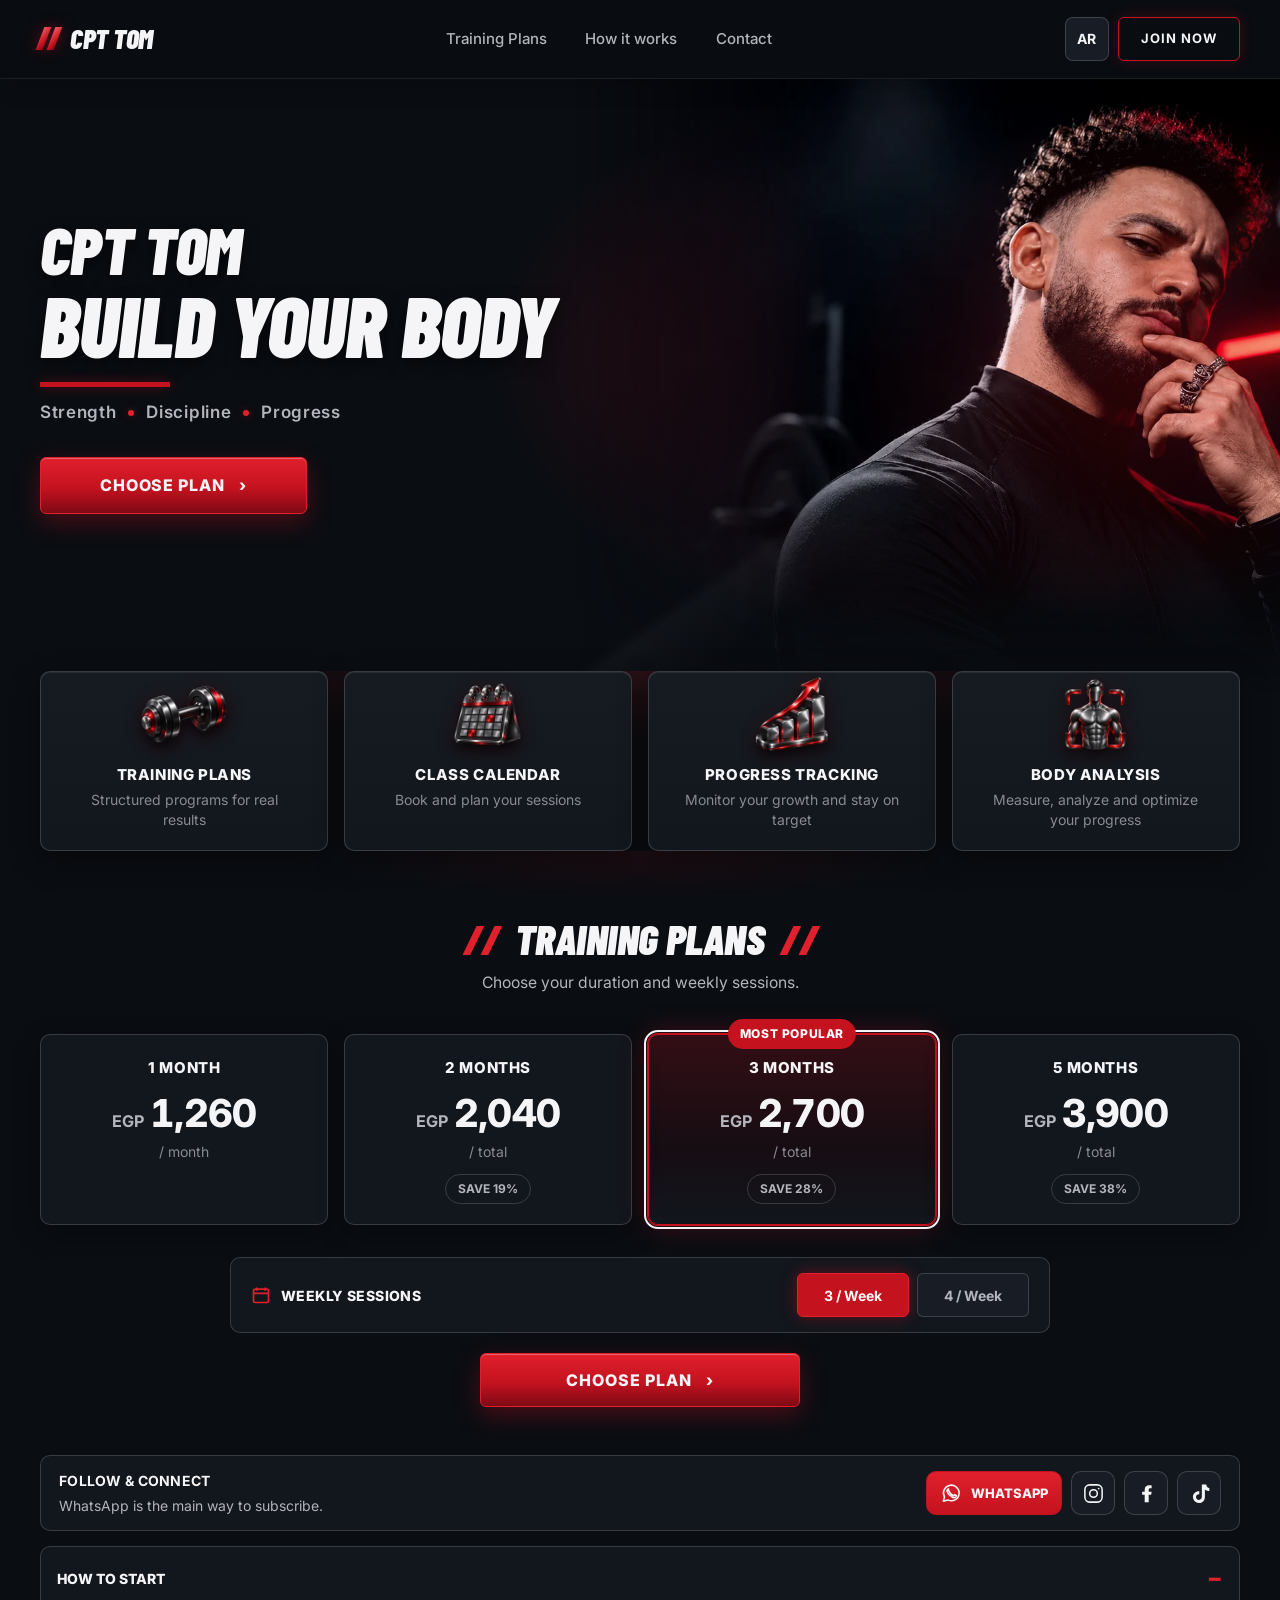
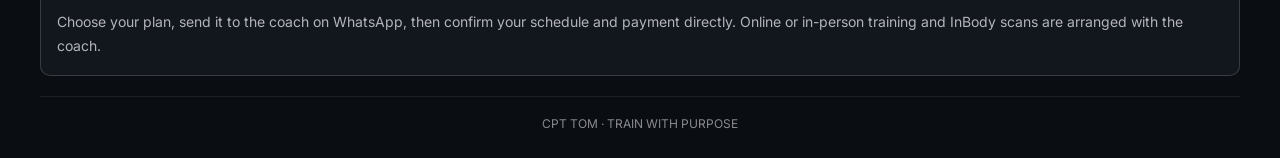
<file: preview/index.html>
<!doctype html>
<html lang="en" dir="ltr">
<head>
<meta charset="utf-8">
<meta name="viewport" content="width=device-width, initial-scale=1, viewport-fit=cover">
<meta name="theme-color" content="#0A0D12">
<meta name="description" content="CPT TOM | Personal training and coaching memberships. Choose your plan and contact Coach Tom on WhatsApp.">
<meta property="og:title" content="CPT TOM | BUILD YOUR BODY">
<title>CPT TOM | BUILD YOUR BODY</title>
<link rel="preconnect" href="https://fonts.googleapis.com">
<link rel="preconnect" href="https://fonts.gstatic.com" crossorigin>
<link href="https://fonts.googleapis.com/css2?family=Alexandria:wght@400;500;600;700;800;900&family=Barlow+Condensed:ital,wght@0,700;0,800;0,900;1,700;1,800;1,900&family=Inter:wght@400;500;600;700;800&display=swap" rel="stylesheet">
<link rel="stylesheet" href="./styles.css?v=5.1.0">
<script src="./app.js?v=5.1.0" defer></script>
</head>
<body>
<a class="skip-link" href="#plans">Skip to plans</a>
<header class="site-header" id="top">
 <div class="container nav-inner">
  <a class="brand" href="#top" aria-label="CPT TOM home"><span class="brand-mark" aria-hidden="true"><i></i><i></i></span><span>CPT TOM</span></a>
  <nav id="desktopNav" class="desktop-nav" aria-label="Primary navigation">
   <a href="#plans" data-copy="navPlans">Training Plans</a>
   <a href="#guide" data-copy="navGuide">How it works</a>
   <a href="#social" data-copy="navContact">Contact</a>
  </nav>
  <div class="nav-actions">
   <button class="language-toggle" id="langToggle" type="button" aria-label="Switch language to Arabic">AR</button>
   <a class="nav-join" href="#plans" data-copy="join">JOIN NOW</a>
   <button class="hamburger" id="menuToggle" type="button" aria-label="Open navigation" aria-controls="mobileNav" aria-expanded="false"><span></span><span></span><span></span></button>
  </div>
 </div>
 <nav class="mobile-nav" id="mobileNav" aria-label="Mobile navigation" hidden>
  <a href="#plans" data-copy="navPlans">Training Plans</a><a href="#guide" data-copy="navGuide">How it works</a><a href="#social" data-copy="navContact">Contact</a><a class="mobile-join" href="#plans" data-copy="join">JOIN NOW</a>
 </nav>
</header>
<main>
<section class="hero" id="home" aria-labelledby="headline">
 <div class="hero-light" aria-hidden="true"></div>
 <picture class="hero-picture" aria-hidden="true"><source srcset="./assets/hero-960.webp 960w, ./assets/hero-1672.webp 1672w" sizes="(max-width: 599px) 100vw, (max-width: 899px) 90vw, 80vw" type="image/webp"><img src="./assets/hero-1672.webp" width="1672" height="941" fetchpriority="high" alt=""></picture>
 <div class="container hero-content">
  <div class="hero-text">
   <h1 id="headline"><span class="hero-line hero-name">CPT TOM</span><span class="hero-line hero-slogan" id="heroSlogan">BUILD YOUR BODY</span></h1>
   <div class="hero-underline" aria-hidden="true"></div>
   <p class="tagline" id="tagline"><span>Strength</span><i></i><span>Discipline</span><i></i><span>Progress</span></p>
   <a class="btn primary hero-cta" href="#plans"><span data-copy="heroAction">CHOOSE PLAN</span><span aria-hidden="true">›</span></a>
  </div>
 </div>
</section>
<section class="feature-section container" aria-label="Training features">
 <div class="features" id="features">
  <article class="feature"><img src="./assets/training.webp" width="320" height="220" alt="" class="feature-image" loading="lazy"><h2 data-feature="0">TRAINING PLANS</h2><p data-feature-desc="0">Structured programs for real results</p></article>
  <article class="feature"><img src="./assets/calendar.webp" width="320" height="220" alt="" class="feature-image" loading="lazy"><h2 data-feature="1">CLASS CALENDAR</h2><p data-feature-desc="1">Book and plan your sessions</p></article>
  <article class="feature"><img src="./assets/progress.webp" width="320" height="220" alt="" class="feature-image" loading="lazy"><h2 data-feature="2">PROGRESS TRACKING</h2><p data-feature-desc="2">Monitor your growth and stay on target</p></article>
  <article class="feature"><img src="./assets/analysis.webp" width="320" height="220" alt="" class="feature-image" loading="lazy"><h2 data-feature="3">BODY ANALYSIS</h2><p data-feature-desc="3">Measure, analyze and optimize your progress</p></article>
 </div>
</section>
<section class="pricing-section container" id="plans" aria-labelledby="plansTitle">
 <div class="section-title"><h2 id="plansTitle"><span class="slashes">//</span> <span data-copy="plansTitle">TRAINING PLANS</span> <span class="slashes">//</span></h2><p data-copy="plansSubtitle">Choose your duration and weekly sessions.</p></div>
 <div class="pricing-stage">
  <button type="button" class="plan-arrow plan-prev" id="planPrev" aria-label="Previous plan">‹</button>
  <div class="pricing-rail" id="planRail" role="group" aria-label="Training memberships"></div>
  <button type="button" class="plan-arrow plan-next" id="planNext" aria-label="Next plan">›</button>
 </div>
 <div class="frequency-panel">
  <label class="frequency-label" for="sessionSelect"><svg viewBox="0 0 24 24" aria-hidden="true" width="20" height="20" fill="none" stroke="currentColor" stroke-width="2"><rect x="3" y="5" width="18" height="16" rx="2"/><path d="M7 3v4m10-4v4M3 10h18"/></svg><span data-copy="weekly">WEEKLY SESSIONS</span></label>
  <select id="sessionSelect" class="frequency-select" aria-label="Weekly sessions"></select>
  <div class="frequency-buttons" id="sessionButtons" role="group" aria-label="Weekly sessions"></div>
 </div>
 <a class="btn primary purchase-cta" id="purchaseCta" target="_blank" rel="noopener noreferrer" href="https://wa.me/201028820336"><span data-copy="purchase">CHOOSE PLAN</span><span aria-hidden="true">›</span></a>
</section>
<section class="connect-section container" id="social" aria-labelledby="connectTitle">
 <div class="connect-copy"><h2 id="connectTitle" data-copy="connect">FOLLOW & CONNECT</h2><p data-copy="socialNote">WhatsApp is the main way to subscribe.</p></div>
 <div class="socials"><a id="waLink" class="social-wa" aria-label="Contact Coach Tom on WhatsApp" href="https://wa.me/201028820336" target="_blank" rel="noopener noreferrer"><svg viewBox="0 0 24 24" aria-hidden="true"><path d="M20 11.5a8.1 8.1 0 0 1-11.8 7.2L3.5 20l1.2-4.4a8.2 8.2 0 1 1 15.3-4.1Z"/><path d="M8.8 8.4c.9 2.5 2.5 4.7 5.4 6l1.1-1.2 2 1.1c-.4 2-2.4 2.6-4.7 1.4-2.4-1.1-4.1-3-5-5.2-.6-1.5-.2-2.6 1.2-3.4Z"/></svg><span data-copy="wa">WHATSAPP</span></a>
 <a class="social-icon" aria-label="Instagram @realltom" href="https://www.instagram.com/realltom" target="_blank" rel="noopener noreferrer"><svg viewBox="0 0 24 24" aria-hidden="true"><rect x="3" y="3" width="18" height="18" rx="5"/><circle cx="12" cy="12" r="4"/><circle cx="17.4" cy="6.8" r=".9" fill="currentColor" stroke="none"/></svg></a>
 <a class="social-icon facebook" aria-label="Facebook" href="https://www.facebook.com/Mohamed0Mahmoud0Mohamed" target="_blank" rel="noopener noreferrer"><svg viewBox="0 0 24 24" aria-hidden="true"><path d="M14.3 21v-7.6h2.6l.45-3.3H14.3V8c0-.95.27-1.5 1.65-1.5h1.42V3.62c-.55-.08-1.6-.2-2.7-.2-2.72 0-4.55 1.67-4.55 4.8v1.9H7.45v3.3h2.67V21z"/></svg></a>
 <a class="social-icon tiktok" aria-label="TikTok @realltom00" href="https://www.tiktok.com/@realltom00" target="_blank" rel="noopener noreferrer"><svg viewBox="0 0 24 24" aria-hidden="true"><path d="M16 2.5h3.05c.18 2.04 1.48 3.49 3.2 3.67v3.16c-1.8-.03-3.33-.64-4.64-1.63v7.83c0 3.7-2.67 6.36-6.25 6.36a6.2 6.2 0 0 1-6.23-6.15c0-3.62 2.94-6.31 6.65-6.13v3.12c-2.05-.19-3.42 1.12-3.42 2.96 0 1.7 1.34 2.97 3.04 2.97 1.8 0 3.06-1.21 3.06-3.15V2.5z"/></svg></a></div>
</section>
<section class="guide-section container" id="guide"><details open><summary data-copy="guideTitle">HOW TO START</summary><p data-copy="guideText">Choose your plan, send it to the coach on WhatsApp, then confirm your schedule and payment directly. Online or in-person training and InBody scans are arranged with the coach.</p></details></section>
</main>
<footer class="footer container"><span data-copy="footer">CPT TOM · TRAIN WITH PURPOSE</span></footer>
</body></html>
</file>
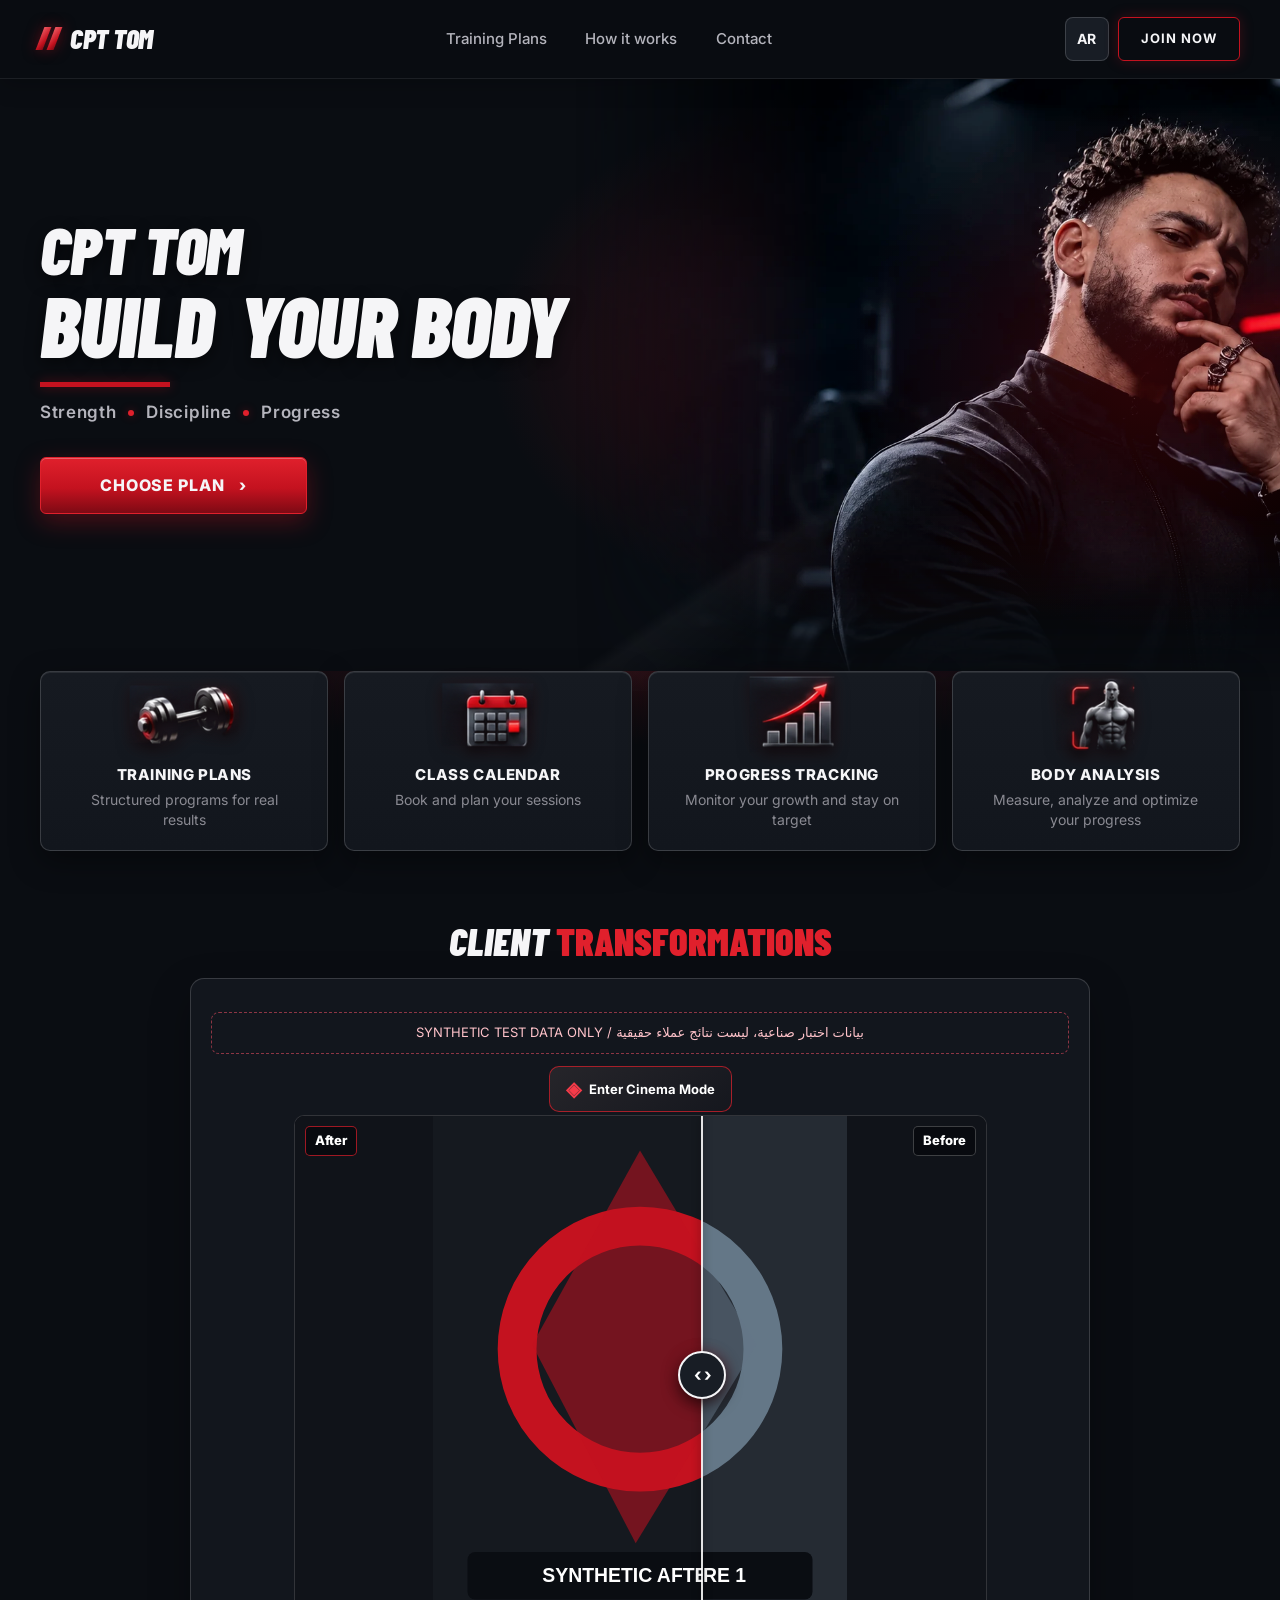
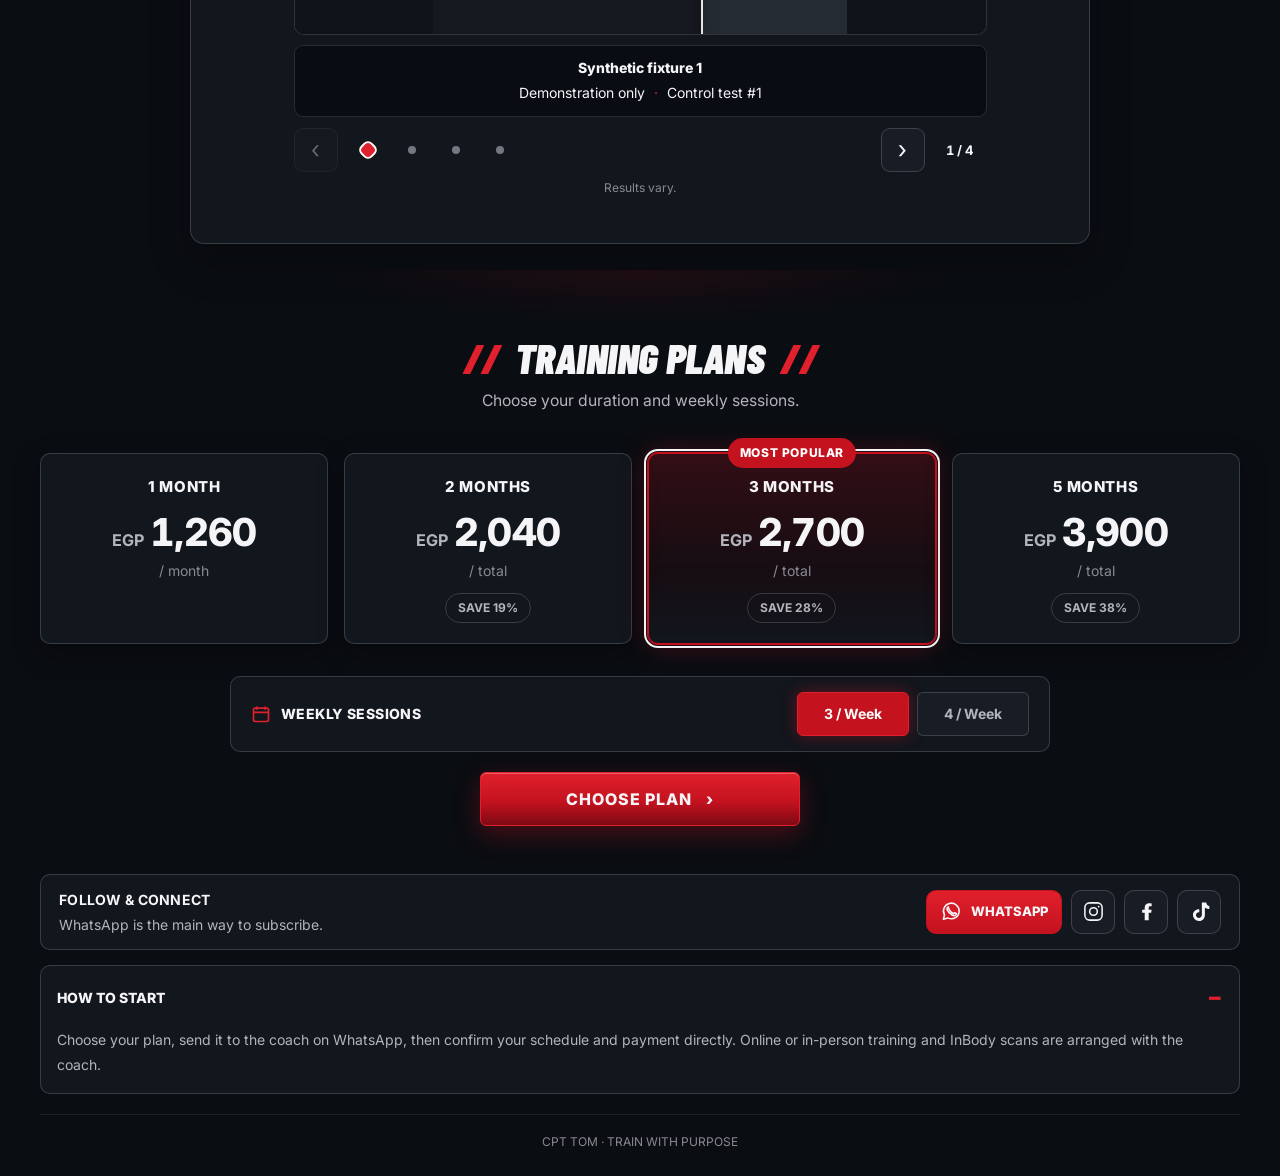
<file: review/subscribe-sheet/index.html>
<!doctype html>
<html lang="en" dir="ltr">
<head>
<meta charset="utf-8">
<meta name="viewport" content="width=device-width, initial-scale=1, viewport-fit=cover, interactive-widget=resizes-content">
<meta name="theme-color" content="#0A0D12">
<meta name="description" content="CPT TOM | Personal training and coaching memberships. Choose your plan and contact Coach Tom on WhatsApp.">
<meta property="og:title" content="CPT TOM | BUILD YOUR BODY">
<meta property="og:type" content="website">
<meta property="og:description" content="CPT TOM personal training and coaching. Explore training plans and contact the coach on WhatsApp.">
<meta property="og:url" content="https://cpt-tom-subscribe-sheet-test-toro-8ab7.vercel.app/">
<meta property="og:image" content="https://cpt-tom-subscribe-sheet-test-toro-8ab7.vercel.app/assets/cpt-tom-og.jpg">
<meta property="og:image:width" content="1200">
<meta property="og:image:height" content="630">
<meta property="og:image:alt" content="CPT TOM fitness coaching with the coach in a charcoal and red gym scene">
<meta name="twitter:card" content="summary_large_image">
<meta name="robots" content="noindex,nofollow">
<link rel="icon" type="image/svg+xml" href="[data-uri]">
<link rel="icon" type="image/png" sizes="64x64" href="[data-uri]">
<link rel="shortcut icon" href="[data-uri]">
<link rel="apple-touch-icon" sizes="180x180" href="[data-uri]">
<link rel="preconnect" href="https://fonts.googleapis.com">
<link rel="preconnect" href="https://fonts.gstatic.com" crossorigin>
<link href="https://fonts.googleapis.com/css2?family=Alexandria:wght@400;500;600;700;800;900&family=Barlow+Condensed:ital,wght@0,700;0,800;0,900;1,700;1,800;1,900&family=Inter:wght@400;500;600;700;800&display=swap" rel="stylesheet">
<title>CPT TOM | BUILD YOUR BODY</title>



<style>
:root{--bg:#0A0D12;--bg-2:#101319;--surface:#12161D;--surface-2:#181D25;--border:rgba(255,255,255,.08);--border-strong:rgba(255,255,255,.16);--red:#C4121F;--red-hot:#E0202C;--red-deep:#7E0A14;--red-glow:rgba(196,18,31,.45);--text:#F5F5F7;--text-2:#B4B4BC;--text-3:#8A8A92;--pad:clamp(16px,4vw,40px);--max:1200px}
*,*::before,*::after{box-sizing:border-box}
html{scroll-behavior:smooth;scroll-padding-top:100px;overflow-x:clip;direction:ltr!important}
body{margin:0;min-width:320px;background:var(--bg);color:var(--text);font:400 14px/1.5 Inter,system-ui,sans-serif;overflow-x:clip}
a{color:inherit;text-decoration:none}button,select{font:inherit}button{cursor:pointer}img{max-width:100%;display:block}
:focus-visible{outline:2px solid var(--red-hot);outline-offset:3px}
.container{width:min(calc(100% - var(--pad)*2),var(--max));margin-inline:auto}
.skip-link{position:absolute;left:15px;top:-70px;z-index:1000;background:var(--red);padding:12px;color:white}.skip-link:focus{top:10px}
.site-header{position:sticky;top:0;z-index:40;width:100%;background:rgba(10,13,18,.85);backdrop-filter:blur(12px);-webkit-backdrop-filter:blur(12px);border-bottom:1px solid var(--border);box-shadow:0 6px 22px #0003}
.nav-inner{height:clamp(60px,52px + 2vw,80px);display:flex;align-items:center;justify-content:space-between;gap:16px}
.brand{font:italic 900 clamp(22px,20px + .56vw,28px)/1 'Barlow Condensed',Impact,Arial,sans-serif;white-space:nowrap;display:flex;align-items:center;gap:12px;letter-spacing:-.01em}
.brand-mark{display:inline-flex;gap:4px;transform:skewX(-21deg)}.brand-mark i{display:block;width:7px;height:23px;background:linear-gradient(120deg,#f15b64,var(--red) 67%,var(--red-deep));box-shadow:0 0 13px #c4121f80}
.desktop-nav{display:none;align-items:center;gap:clamp(24px,3vw,44px)}.desktop-nav a{color:var(--text-2);font-size:15px;font-weight:500;padding:10px 0;position:relative}.desktop-nav a:after{content:'';position:absolute;left:0;right:100%;bottom:3px;height:2px;background:var(--red);transition:right .25s}.desktop-nav a:hover{color:var(--text)}.desktop-nav a:hover:after{right:0}
.nav-actions{display:flex;align-items:center;gap:9px}.language-toggle,.hamburger{background:var(--surface-2);border:1px solid var(--border-strong);color:var(--text);height:44px;min-width:44px;border-radius:8px;font-weight:700}
.nav-join{display:none;border:1.5px solid var(--red);border-radius:6px;padding:11px 22px;font-size:13px;font-weight:700;letter-spacing:.08em;box-shadow:0 0 14px #c4121f40}.nav-join:hover{background:var(--red)}
.hamburger{display:flex;flex-direction:column;align-items:center;justify-content:center;gap:5px}.hamburger span{display:block;height:2px;width:24px;border-radius:2px;background:#f5f5f7;transition:transform .2s,opacity .2s}.hamburger[aria-expanded=true] span:nth-child(1){transform:translateY(7px) rotate(45deg)}.hamburger[aria-expanded=true] span:nth-child(2){opacity:0}.hamburger[aria-expanded=true] span:nth-child(3){transform:translateY(-7px) rotate(-45deg)}
.mobile-nav{position:absolute;top:100%;left:0;right:0;padding:12px var(--pad) 18px;background:var(--bg);border-bottom:1px solid var(--border);box-shadow:0 15px 25px #0009}.mobile-nav[hidden]{display:none!important}.mobile-nav a{display:flex;align-items:center;min-height:48px;font-size:18px;font-weight:600;border-bottom:1px solid var(--border);padding:7px 0}.mobile-nav .mobile-join{justify-content:center;background:linear-gradient(var(--red-hot),var(--red));border:0;border-radius:6px;margin-top:12px;color:white}
.hero{position:relative;min-height:clamp(440px,280px + 26vw,620px);width:100%;isolation:isolate;background:radial-gradient(ellipse 45% 60% at 72% 45%,rgba(196,18,31,.28),transparent 70%),var(--bg);overflow:hidden}
.hero-light{position:absolute;inset:0;background:radial-gradient(ellipse 32% 58% at 90% 47%,rgba(196,18,31,.23),transparent 75%),linear-gradient(145deg,transparent 66%,#ffffff08 67%,transparent 72%);pointer-events:none;z-index:-1}
.hero-picture{position:absolute;inset:0 0 0 auto;width:62%;height:100%;z-index:-2;-webkit-mask-image:linear-gradient(to right,transparent 0%,#000 36%),linear-gradient(to top,transparent 0%,#000 30%);-webkit-mask-composite:source-in;mask-image:linear-gradient(to right,transparent 0%,#000 36%),linear-gradient(to top,transparent 0%,#000 30%);mask-composite:intersect}
.hero-picture img{width:100%;height:100%;object-fit:cover;object-position:100% 20%;filter:contrast(1.06) saturate(.98)}
.hero-content{position:relative;min-height:inherit;display:flex;align-items:center}.hero-text{max-width:60%;padding:22px 0 74px;z-index:1}
.hero h1{margin:0;white-space:normal}.hero-line{display:block;font:italic 900 clamp(34px,21.3px + 3.52vw,72px)/.94 'Barlow Condensed',Impact,Arial,sans-serif;letter-spacing:-.01em;text-shadow:0 5px 16px #0008}.hero-slogan{font-size:clamp(46px,30.7px + 4.26vw,92px);margin-top:3px;max-width:560px}.hero-underline{width:clamp(74px,50px + 7.4vw,130px);height:4px;margin-top:clamp(12px,1.5vw,18px);background:var(--red);box-shadow:0 0 12px var(--red-glow)}
.tagline{display:flex;align-items:center;gap:12px;margin:13px 0 0;color:var(--text-2);font-size:clamp(14px,12.7px + .37vw,17px);font-weight:600;letter-spacing:.04em;white-space:normal}.tagline i{width:6px;height:6px;border-radius:50%;background:var(--red-hot);box-shadow:0 0 9px var(--red-glow);flex:none}
.btn{display:inline-flex;align-items:center;justify-content:center;gap:14px;min-height:50px;padding:8px 18px;border-radius:6px;border:1px solid var(--red-hot);font-size:clamp(15px,14px + .2vw,16px);font-weight:800;letter-spacing:.06em;text-align:center;transition:transform .22s,box-shadow .22s}.btn.primary{background:linear-gradient(180deg,var(--red-hot),var(--red) 55%,var(--red-deep));box-shadow:0 8px 24px #c4121f59,inset 0 1px #ffffff4a}.btn:hover{transform:translateY(-2px);box-shadow:0 10px 30px #c4121f70}.hero-cta{width:clamp(230px,190px + 6vw,280px);height:clamp(50px,46px + .8vw,58px);margin-top:clamp(24px,3vw,32px)}
.feature-section{position:relative;z-index:2;margin-top:-20px}.features{display:grid;grid-template-columns:repeat(2,minmax(0,1fr));gap:clamp(10px,1.2vw,16px)}.feature{position:relative;text-align:center;background:linear-gradient(180deg,#161A21,var(--surface));min-height:clamp(118px,100px + 5vw,165px);padding:35px clamp(10px,1.5vw,16px) clamp(14px,1.6vw,20px);border:1px solid var(--border-strong);border-radius:10px;box-shadow:0 10px 30px #0006,inset 0 1px #ffffff14;min-width:0;transition:transform .3s,border-color .3s}.feature-image{width:clamp(80px,52px + 3vw,104px);height:auto;aspect-ratio:320/220;object-fit:contain;margin:-35px auto 0;filter:drop-shadow(0 6px 7px #000c) drop-shadow(0 0 8px #c4121f1f);transition:transform .35s ease}.feature h2{margin:2px 0 0;font-size:clamp(12px,11px + .37vw,15px);font-weight:800;line-height:1.3;letter-spacing:.04em;overflow-wrap:normal;word-break:normal}.feature p{display:none;margin:5px auto 0;color:var(--text-3);font-size:clamp(13px,12.5px + .15vw,14px);line-height:1.45;max-width:230px}
.pricing-section{position:relative;padding-top:clamp(42px,5vw,64px);padding-bottom:clamp(28px,4vw,48px);background:radial-gradient(ellipse 36% 11% at 50% 0%,rgba(196,18,31,.11),transparent 72%)}.section-title{text-align:center;margin-bottom:30px}.section-title h2{margin:0;font:italic 900 clamp(32px,28px + 1.11vw,44px)/1.1 'Barlow Condensed',Impact,Arial,sans-serif;letter-spacing:-.01em}.slashes{color:var(--red-hot);margin:0 8px}.section-title p{margin:9px 0 0;color:var(--text-2);font-size:clamp(14px,13.3px + .19vw,16px)}
.pricing-stage{position:relative}.pricing-rail{display:flex;overflow-x:auto;gap:clamp(10px,1.2vw,16px);scroll-snap-type:x mandatory;scrollbar-width:none;scroll-padding-inline:calc((100% - min(72vw,320px))/2);padding:16px calc((100% - min(72vw,320px))/2) 18px;overscroll-behavior-x:contain}.pricing-rail::-webkit-scrollbar{display:none}
.plan-card{position:relative;flex:0 0 clamp(240px,72vw,320px);min-width:0;min-height:190px;scroll-snap-align:center;scroll-snap-stop:always;border:1px solid var(--border-strong);border-radius:10px;background:var(--surface);padding:22px 16px 20px;color:var(--text);text-align:center;display:flex;align-items:center;flex-direction:column;justify-content:center;transition:border-color .2s,background .2s,transform .2s;box-shadow:0 9px 28px #0005}.plan-card:focus-visible{outline:2px solid var(--text);outline-offset:3px}.plan-card[aria-pressed=true]{outline:2px solid var(--text);outline-offset:2px}.plan-card.featured{border:1.5px solid var(--red);background:linear-gradient(180deg,rgba(196,18,31,.22),rgba(126,10,20,.1) 60%,var(--surface));box-shadow:0 0 28px #c4121f42}.popular{position:absolute;top:-16px;left:50%;transform:translateX(-50%);white-space:nowrap;border-radius:99px;background:var(--red);padding:6px 12px;color:white;font-size:12px;font-weight:800;letter-spacing:.05em}.plan-duration{font-size:15px;font-weight:800;letter-spacing:.04em;line-height:1.4;display:block}.plan-price{display:flex;align-items:baseline;gap:6px;justify-content:center;font-size:clamp(36px,30px + 1vw,44px);font-weight:800;letter-spacing:-.02em;white-space:nowrap;line-height:1.25;margin-top:11px;font-variant-numeric:tabular-nums}.currency{font-size:.42em;font-weight:700;color:var(--text-2);letter-spacing:0}.price-unit{font-size:14px;color:var(--text-3);margin-top:4px}.save{font-size:12px;font-weight:700;color:var(--text-2);border:1px solid var(--border-strong);border-radius:99px;padding:5px 12px;margin-top:12px;min-height:28px}.save.empty{visibility:hidden}
.plan-arrow{position:absolute;z-index:3;top:50%;transform:translateY(-50%);height:44px;width:44px;display:grid;place-items:center;border-radius:50%;color:var(--text);background:var(--surface-2);border:1px solid var(--border-strong);font-size:30px;line-height:1;box-shadow:0 5px 14px #0008}.plan-prev{left:0}.plan-next{right:0}
.frequency-panel{max-width:820px;margin:27px auto 0;padding:15px 20px;border-radius:10px;border:1px solid var(--border-strong);background:var(--surface);display:flex;flex-direction:column;gap:12px}.frequency-label{display:flex;align-items:center;gap:10px;font-size:14px;font-weight:800;letter-spacing:.03em}.frequency-label svg{color:var(--red-hot);flex:none}.frequency-buttons{display:none;gap:8px;align-items:center;justify-content:flex-end}.frequency-buttons button{height:44px;min-width:84px;max-width:112px;flex:1 1 0;border-radius:6px;color:var(--text-2);background:var(--surface-2);border:1px solid var(--border-strong);font-size:14px;font-weight:700}.frequency-buttons button[aria-pressed=true]{background:var(--red);color:white;border-color:var(--red-hot);box-shadow:0 0 16px var(--red-glow)}.frequency-select{width:100%;height:48px;appearance:none;border:1px solid var(--border-strong);border-radius:8px;background:var(--surface-2);color:var(--text);padding:0 15px;font-size:16px;font-weight:600;cursor:pointer;direction:ltr}
.purchase-cta{display:flex;width:100%;max-width:320px;min-height:54px;margin:20px auto 0}.connect-section{display:flex;gap:15px;align-items:center;justify-content:space-between;background:var(--surface);border:1px solid var(--border-strong);border-radius:10px;padding:14px 18px}.connect-copy h2{font-size:14px;letter-spacing:.02em;margin:0}.connect-copy p{font-size:14px;color:var(--text-2);margin:4px 0 0}.socials{display:flex;gap:9px;align-items:center;flex:none}.socials a{height:44px;min-width:44px;display:inline-flex;justify-content:center;align-items:center;border-radius:10px;border:1px solid var(--border-strong);background:var(--surface-2);color:var(--text);transition:transform .2s,border-color .2s}.socials a:hover{border-color:var(--red-hot);transform:translateY(-2px)}.socials a svg{width:23px;height:23px;stroke:currentColor;stroke-width:1.6;fill:none;stroke-linecap:round;stroke-linejoin:round}.socials a.facebook svg,.socials a.tiktok svg{stroke:none;fill:currentColor}.socials a.social-wa{background:linear-gradient(var(--red-hot),var(--red));border-color:var(--red);padding:0 13px;gap:8px;font-size:13px;font-weight:800}
.guide-section{margin-top:15px}.guide-section details{background:var(--surface);border:1px solid var(--border-strong);border-radius:10px}.guide-section summary{min-height:52px;display:flex;justify-content:space-between;align-items:center;cursor:pointer;list-style:none;font-weight:800;font-size:14px;padding:14px 16px}.guide-section summary::-webkit-details-marker{display:none}.guide-section summary:after{content:'+';color:var(--red-hot);font-size:23px}.guide-section details[open] summary:after{content:'−'}.guide-section details p{padding:0 16px 16px;margin:0;line-height:1.75;color:var(--text-2);font-size:14px}.footer{text-align:center;padding:18px 0 25px;margin-top:20px;border-top:1px solid var(--border);color:var(--text-3);font-size:12px}
[dir="rtl"],.is-ar .ar-text{direction:rtl;unicode-bidi:plaintext}.is-ar{font-family:Alexandria,Arial,sans-serif}.is-ar button,.is-ar select,.is-ar a{font-family:inherit}.is-ar .brand,.is-ar .hero-name{font-family:'Barlow Condensed',Impact,sans-serif}.is-ar .hero-slogan,.is-ar .section-title h2{font-family:Alexandria,Arial,sans-serif;font-style:normal;letter-spacing:0;line-height:1.35}.is-ar .hero-slogan{font-size:clamp(25px,2.9vw,52px);max-width:580px}.is-ar .tagline{letter-spacing:0;direction:ltr;justify-content:flex-start}.is-ar .tagline span{direction:rtl}.is-ar .plan-duration{letter-spacing:0}.is-ar .plan-price,.is-ar .save{font-family:Inter,Alexandria,Arial,sans-serif;direction:ltr}.is-ar .plan-price .currency{font-family:Alexandria,Arial,sans-serif;direction:rtl}.is-ar .connect-copy{direction:rtl;text-align:right}.is-ar .guide-section details p{text-align:right;direction:rtl}.is-ar .guide-section summary{text-align:right;direction:rtl}.is-ar .mobile-nav{direction:rtl;text-align:right}.is-ar .mobile-nav a{text-align:right}.is-ar .hero-slogan{text-align:left;direction:rtl;unicode-bidi:plaintext}
@media(hover:hover){.feature:hover{border-color:#c4121f70;transform:translateY(-2px)}.feature:hover .feature-image{transform:translateY(-4px)}}
@media(max-width:599px){.hero-text{max-width:65%;padding:20px 0 72px}.hero-picture{width:62%}.hero-line.hero-name{font-size:clamp(34px,9.1vw,47px)}.hero-line.hero-slogan{font-size:clamp(42px,10.4vw,52px);line-height:.95;max-width:235px}.is-ar .hero-line.hero-slogan{font-size:clamp(24px,6.7vw,29px);line-height:1.5;max-width:225px}.hero{min-height:440px}.tagline{gap:6px;font-size:14px;flex-wrap:wrap;max-width:270px}.tagline i{width:5px;height:5px}.hero-cta{width:min(230px,100%)}.feature h2{font-size:12px}.feature p{display:none}.feature{min-height:118px;padding-top:33px}.feature-image{width:90px;margin-top:-30px}.section-title{margin-bottom:17px}.pricing-section{padding-top:42px}.pricing-stage{margin-inline:calc(var(--pad)*-1)}.pricing-rail{padding-left:calc((100% - min(72vw,320px))/2);padding-right:calc((100% - min(72vw,320px))/2)}.plan-card{min-height:180px}.connect-section{flex-wrap:wrap;padding:12px 13px}.connect-copy{flex:1 1 100%}.socials{width:100%;justify-content:space-between}.socials a.social-wa{flex:1 1 0}.frequency-panel{margin-top:12px}.pricing-section{padding-bottom:28px}.connect-copy p{font-size:14px}}
@media(min-width:600px){.feature p{display:block}.hero-picture{width:60%}.pricing-rail{display:grid;grid-template-columns:repeat(2,minmax(0,1fr));overflow:visible;scroll-snap-type:none;padding:16px 0 5px;max-width:640px;margin:auto}.plan-card{flex:auto;min-height:175px}.plan-arrow{display:none}.frequency-panel{flex-direction:row;align-items:center;justify-content:space-between}.frequency-buttons{display:flex;flex:1}.frequency-select{display:none}.connect-section{margin-top:0}.hero-text{max-width:60%}}
@media(min-width:900px){.desktop-nav{display:flex}.hamburger{display:none}.nav-join{display:inline-flex}.hero-picture{width:55%}.hero-text{max-width:min(560px,52%)}.features{grid-template-columns:repeat(4,minmax(0,1fr))}.feature{min-height:160px}.feature-image{width:clamp(80px,7vw,104px)}.hero-underline{height:5px}.section-title{margin-bottom:24px}}
@media(min-width:1024px){.pricing-rail{max-width:none;grid-template-columns:repeat(4,minmax(0,1fr))}.plan-card{min-height:185px}.hero-text{padding-bottom:60px}}
@media(min-width:1440px){.hero-text{padding-bottom:50px}.hero{min-height:620px}}
@media(min-width:1920px){:root{--max:1320px}.hero{min-height:620px}}
@media(prefers-reduced-motion:reduce){*,*::before,*::after{scroll-behavior:auto!important;transition-duration:0.01ms!important;animation-duration:0.01ms!important}}

/* V5.1 adjustments from the third measured audit; all theme variables unchanged. */
.save .save-amount{direction:ltr;unicode-bidi:isolate;display:inline-block}
.save.is-ar-save{direction:rtl;unicode-bidi:isolate}
.hero-picture img{object-position:65% 20%}
.is-ar .hero-name{font-size:clamp(28px,18px + 2.8vw,60px);font-family:'Barlow Condensed',Impact,sans-serif}
.is-ar .hero-slogan{font:normal 900 clamp(36px,22px + 4.2vw,80px)/1.15 Alexandria,Arial,sans-serif;letter-spacing:0;max-width:640px;direction:rtl;text-align:left;unicode-bidi:isolate}
.is-ar .hero-slogan .ar-line{display:block;white-space:nowrap}
.brand,.desktop-nav a{min-height:44px;display:inline-flex;align-items:center}.desktop-nav a{min-width:44px;justify-content:center}.nav-join{min-height:44px}
/* Keep the feature visuals above their cards, not clipped within them. */
.feature-image{width:clamp(124px,11vw,176px);margin-top:-49px}
.feature{padding-top:43px}
@media(hover:hover){.feature:hover .feature-image{transform:translateY(-4px)}}
@media(max-width:599px){
  .hero{min-height:510px}
  .hero-picture{width:64%;right:0;top:0;bottom:auto;height:74%;
    -webkit-mask-image:linear-gradient(to right,transparent 0%,#000 34%,#000 100%),linear-gradient(to top,transparent 0%,#000 23%,#000 100%);
    mask-image:linear-gradient(to right,transparent 0%,#000 34%,#000 100%),linear-gradient(to top,transparent 0%,#000 23%,#000 100%)}
  .hero-picture img{object-position:84% 18%;filter:contrast(1.06) saturate(.98)}
  .hero-content{align-items:flex-end}
  .hero-text{position:relative;max-width:min(94%,360px);width:100%;padding:0 0 24px;isolation:isolate}
  .hero-text::before{content:'';position:absolute;z-index:-1;inset:-14px -24px -5px -16px;pointer-events:none;background:linear-gradient(to right,rgba(10,13,18,.85),rgba(10,13,18,.6) 70%,transparent)}
  .hero-line.hero-name{font-size:clamp(28px,8.4vw,34px)}
  .hero-line.hero-slogan{font-size:clamp(36px,10.8vw,42px);line-height:1.05;max-width:300px}
  .hero-slogan .mobile-break{display:block;white-space:nowrap}
  .hero-slogan .mobile-break+ .mobile-break:before{content:none}
  .tagline{gap:9px;flex-wrap:wrap;font-size:14px;max-width:300px}
  .hero-cta{width:min(230px,100%)}
  .is-ar .hero-line.hero-name{font-size:clamp(28px,8.4vw,34px)}
  .is-ar .hero-line.hero-slogan{font-size:clamp(36px,22px + 4.2vw,80px);max-width:min(350px,100%);line-height:1.22;direction:rtl;text-align:left}
  .is-ar .hero-slogan .ar-line{display:block;white-space:nowrap}
  .feature-image{width:clamp(104px,31vw,140px);margin-top:-43px}
  .feature{min-height:130px;padding-top:42px}
  .pricing-stage{margin-inline:calc(-1*var(--pad))}
  .pricing-rail{--card-size:min(72vw,calc(100vw - 112px));padding-left:calc((100% - var(--card-size))/2);padding-right:calc((100% - var(--card-size))/2);scroll-padding-inline:calc((100% - var(--card-size))/2)}
  .plan-card{flex:0 0 var(--card-size)}
}
@media(min-width:600px) and (max-width:899px){
 .hero-slogan{white-space:normal}
 .hero-slogan .mobile-break{display:block}
 .hero-slogan .mobile-break:last-child{white-space:nowrap;transform:scaleX(.86);transform-origin:left center}
 .hero-slogan .mobile-break+.mobile-break:before{content:none}
}
@media(min-width:900px){
 .hero-slogan{white-space:nowrap}
 .hero-slogan .mobile-break{display:inline}
 .hero-slogan .mobile-break+.mobile-break:before{content:' '}
}
@media(min-width:600px) and (max-width:899px){.hero-picture img{object-position:84% 20%}}
@media(min-width:900px){
 .hero{background:radial-gradient(ellipse 48% 65% at 72% 45%,rgba(196,18,31,.36),transparent 70%),var(--bg)}
 .features{background:radial-gradient(ellipse 60% 55% at 50% 0%,rgba(196,18,31,.16),transparent 75%)}
 .plan-card.featured{box-shadow:0 0 0 1px var(--red),0 0 28px rgba(196,18,31,.35)}
 .hero-picture img{object-position:65% 20%}
 .pricing-rail{max-width:none;grid-template-columns:repeat(4,minmax(0,1fr));gap:clamp(10px,1.2vw,16px)}
 .plan-price{font-size:clamp(32px,1.6vw + 18px,44px)}
}
@media(min-width:1920px){
 body{background:radial-gradient(ellipse 50% 35% at 50% 55%,rgba(196,18,31,.1),transparent 70%),var(--bg)}
 .hero{min-height:clamp(620px,32vw,820px)}
 .hero-line.hero-name{font-size:clamp(72px,3.75vw,96px)}
 .hero-line.hero-slogan{font-size:clamp(92px,4.8vw,124px)}
 .hero-text{max-width:640px;transform:translateX(clamp(120px,7vw,180px))}
 .is-ar .hero-text{transform:translateX(clamp(180px,12vw,300px))}
 .tagline{font-size:19px}
 .hero-cta{width:300px;height:62px;font-size:17px}
 .hero-underline{width:150px;height:6px}
 .hero-picture{width:58%}
 .hero-picture img{object-position:62% 20%}
 .is-ar .hero-line.hero-name{font-size:clamp(72px,3.75vw,96px)}
 .is-ar .hero-line.hero-slogan{font-size:clamp(86px,4.8vw,124px)}
}

</style>

<style>
/* CPT TOM transformation showcase: deliberately scoped. No global CSS or layout overrides. */
.ct-results[hidden], .ct-results [hidden] { display:none !important; }
.ct-results { max-width:min(1120px, calc(100% - 2 * var(--pad, 16px))); margin:30px auto 0; padding:38px 0 26px; color:var(--text,#f5f5f7); }
.ct-results__heading { text-align:center; font:italic 900 clamp(30px,3vw,44px)/1.15 'Barlow Condensed',Impact,sans-serif; margin:0 0 15px; }
.is-ar .ct-results__heading { font:800 clamp(25px,2.6vw,38px)/1.35 Alexandria,Arial,sans-serif; }
.ct-results__heading > em { font-style:normal; color:var(--red-hot,#e0202c); }
.ct-results__panel { background:var(--surface,#12161d); border:1px solid var(--border-strong,rgba(255,255,255,.16)); border-radius:14px; box-shadow:0 16px 40px rgba(0,0,0,.27); padding:clamp(12px,2.1vw,20px); max-width:900px; margin:auto; }
.ct-results__demo-note { color:#ffc3ca; border:1px dashed #8d3544; border-radius:8px; padding:10px 12px; font-size:13px; line-height:1.5; margin-bottom:12px; text-align:center; }
.ct-results__viewport { display:grid; justify-items:center; gap:10px; }
.ct-results__frame { width:min(100%, 693px); max-height:520px; aspect-ratio:4 / 3; overflow:hidden; position:relative; background:var(--bg-2,#101319); border-radius:10px; border:1px solid rgba(255,255,255,.14); isolation:isolate; }
.ct-results__pair { position:absolute; inset:0; width:100%; height:100%; isolation:isolate; opacity:1; }
.ct-results__pair.ct-results__incoming { z-index:2; opacity:0; pointer-events:none; }
.ct-results__pair.ct-results__crossfade { transition:opacity 220ms ease-out; opacity:1; }
.ct-results__photo { display:block; position:absolute; inset:0; width:100%; height:100%; object-fit:contain; background:#101319; user-select:none; -webkit-user-drag:none; pointer-events:none; }
.ct-results__photo--after { clip-path:inset(0 calc(100% - var(--ct-reveal, 50%)) 0 0); }
.ct-results__labels { pointer-events:none; position:absolute; z-index:5; top:10px; left:10px; right:10px; display:flex; justify-content:space-between; gap:8px; direction:ltr; }
.ct-results__label { border-radius:5px; border:1px solid rgba(255,255,255,.22); background:rgba(8,10,14,.86); padding:6px 9px; font-size:13px; line-height:1.2; font-weight:800; color:white; backdrop-filter:blur(7px); }
.ct-results__label--after { border-color:rgba(224,32,44,.7); }
.ct-results__divider { pointer-events:none; position:absolute; z-index:4; left:var(--ct-reveal, 50%); top:0; bottom:0; width:2px; background:rgba(255,255,255,.88); box-shadow:0 0 8px #0009; transform:translateX(-50%); }
.ct-results__handle { pointer-events:none; position:absolute; top:50%; left:50%; transform:translate(-50%,-50%); display:flex; align-items:center; justify-content:center; width:48px; height:48px; background:#181d25; color:#fff; border:2px solid #f5f5f7; border-radius:50%; box-shadow:0 5px 16px #000b, 0 0 14px rgba(196,18,31,.28); font:700 18px Inter,sans-serif; }
.ct-results__handle::before { content:'‹  ›'; white-space:pre; letter-spacing:-2px; }
.ct-results__range { position:absolute; z-index:6; inset:0; width:100%; height:100%; margin:0; opacity:0; cursor:ew-resize; direction:ltr; touch-action:pan-y; appearance:none; -webkit-appearance:none; }
.ct-results__range::-webkit-slider-runnable-track { height:100%; background:transparent; }
.ct-results__range::-webkit-slider-thumb { appearance:none; -webkit-appearance:none; height:100%; width:1px; background:transparent; border:0; }
.ct-results__frame:has(.ct-results__range:focus-visible) { outline:3px solid var(--red-hot,#e0202c); outline-offset:3px; }
.ct-results__journey { position:relative; min-height:68px; width:min(100%,693px); padding:12px 15px; background:rgba(9,12,18,.91); border:1px solid rgba(255,255,255,.13); border-radius:9px; display:flex; justify-content:center; flex-direction:column; gap:4px; color:var(--text,#fff); text-align:center; opacity:1; transition:opacity 100ms ease; }
.ct-results__journey.ct-results__fading { opacity:0; }
.ct-results__journey-title { font-size:14px; font-weight:800; line-height:1.45; }
.ct-results__journey-fields { font-size:14px; line-height:1.55; display:flex; flex-wrap:wrap; gap:3px 9px; justify-content:center; }
.ct-results__journey-fields > span + span::before { content:'·'; color:var(--red-hot,#e0202c); margin-inline-end:9px; }
.ct-results__nav { width:min(100%,693px); display:flex; direction:ltr; align-items:center; justify-content:center; gap:8px; margin:1px auto 0; }
.ct-results__nav-button { flex:0 0 44px; width:44px; height:44px; border:1px solid var(--border-strong,rgba(255,255,255,.16)); border-radius:9px; background:var(--surface-2,#181d25); color:var(--text,#fff); display:inline-grid; place-items:center; font-size:25px; line-height:1; cursor:pointer; }
.ct-results__nav-button:disabled { opacity:.35; cursor:not-allowed; }
.ct-results__dots { display:flex; gap:0; min-width:0; flex:0 1 auto; max-width:calc(100% - 164px); overflow-x:auto; scroll-snap-type:x proximity; scrollbar-width:thin; }
.ct-results__dot { display:inline-flex; align-items:center; justify-content:center; flex:0 0 44px; width:44px; height:44px; border:0; padding:0; background:transparent; cursor:pointer; position:relative; scroll-snap-align:center; }
.ct-results__dot::before { content:''; display:block; width:8px; height:8px; border-radius:50%; background:#747781; transition:transform .16s ease, background .16s ease; }
.ct-results__dot[aria-current='true']::before { width:12px; height:12px; background:var(--red-hot,#e0202c); box-shadow:0 0 0 2px #fff; border-radius:4px; transform:rotate(45deg); }
.ct-results__count { flex:0 0 54px; text-align:center; font:700 13px Inter,Arial,sans-serif; white-space:nowrap; font-variant-numeric:tabular-nums; }
.ct-results__dot:focus-visible, .ct-results__nav-button:focus-visible, .ct-results__retry:focus-visible { outline:2px solid var(--red-hot,#e0202c); outline-offset:2px; }
.ct-results__note { max-width:693px; margin:7px auto 0; color:var(--text-3,#8a8a92); font-size:12px; text-align:center; line-height:1.5; }
.ct-results__status { text-align:center; color:var(--text-2,#b4b4bc); min-height:20px; font-size:13px; margin:6px 0 0; }
.ct-results__retry { min-height:44px; padding:8px 16px; background:var(--surface-2,#181d25); border:1px solid var(--red-hot,#e0202c); color:white; border-radius:9px; cursor:pointer; margin:8px auto; display:block; }
.ct-results__fallback-grid { display:grid; grid-template-columns:1fr 1fr; gap:10px; }
.ct-results__fallback-card { min-width:0; margin:0; }
.ct-results__fallback-card figcaption { color:var(--text-2,#b4b4bc); text-align:center; font-size:14px; margin:5px 0; }
.ct-results__fallback-card img { width:100%; height:340px; object-fit:contain; background:var(--bg-2,#101319); border-radius:8px; }
.ct-results__fallback-caption { margin:8px 0; font-size:14px; text-align:center; line-height:1.55; }
.is-ar .ct-results__journey, .is-ar .ct-results__status, .is-ar .ct-results__note { font-family:Alexandria,Arial,sans-serif; }
@media(max-width:767px) { .ct-results { padding:24px 0 14px; margin-top:15px; } .ct-results__panel { padding:clamp(8px,3.3vw,16px); } .ct-results__frame { width:min(100%,336px); max-height:420px; aspect-ratio:4 / 5; } .ct-results__journey { min-height:94px; } .ct-results__fallback-grid { grid-template-columns:1fr 1fr; gap:6px; } .ct-results__fallback-card img { height:200px; } .ct-results__nav { gap:4px; } .ct-results__dots { max-width:calc(100% - 148px); } .ct-results__count { flex-basis:44px; } }
@media(max-width:360px) { .ct-results__panel {padding:8px;} .ct-results__label {padding:6px; font-size:12px;} .ct-results__nav {gap:1px;} .ct-results__dots {max-width:calc(100% - 134px);} }
@media(max-height:440px) and (orientation:landscape) { .ct-results__frame { max-height:260px; width:min(100%,346px); } }
@media(prefers-reduced-motion:reduce) { .ct-results *, .ct-results *::before, .ct-results *::after { scroll-behavior:auto !important; transition:none !important; animation:none !important; } }
html:lang(ar) .ct-results__fallback [lang=en], html:not(:lang(ar)) .ct-results__fallback [lang=ar] { display:none; }
/* Never let narrow phone flex sizing shrink interactive targets below 44 CSS px. */
.ct-results__nav-button, .ct-results__dot { min-width:44px; min-height:44px; flex-shrink:0; }
.ct-results__dots { flex:1 1 auto; width:0; }

.ct-results__journey.ct-results__arriving { opacity:0; transition:none; }
.ct-results__journey:not(.ct-results__fading):not(.ct-results__arriving) { transition:opacity 250ms ease; }
/* Progressive fallback reserves the same stage geometry while the first pair is decoding. */
.ct-results__fallback-grid { width:min(100%,693px); max-height:520px; aspect-ratio:4 / 3; margin:0 auto; align-items:stretch; }
.ct-results__fallback-card { display:flex; flex-direction:column; }
.ct-results__fallback-card img { width:100%; height:auto; min-height:0; flex:1 1 0; object-fit:contain; }
.ct-results__fallback-caption { min-height:48px; }
@media(max-width:767px) { .ct-results__fallback-grid { width:min(100%,336px); max-height:420px; aspect-ratio:4 / 5; } .ct-results__fallback-caption { min-height:80px; } }
/* At 0% the image is 100% Before; as the handle moves right, After is revealed
   from the left. Keep the corner labels truthful to that clipping direction. */
.ct-results__labels { flex-direction:row-reverse; }

</style>

<style>
/* CPT TOM opt-in Cinema v3. No broad site resets. */
.ct-cinema-access{display:flex;justify-content:center;margin:10px 0 3px}
.ct-cinema-enter,.ct-cinema-close{min-height:44px;display:inline-flex;align-items:center;justify-content:center;border:1px solid rgba(224,32,44,.7);border-radius:10px;background:linear-gradient(145deg,#26252a,#15171e);color:#fff;font:700 13px Inter,Arial,sans-serif;padding:10px 16px;cursor:pointer}
.ct-cinema-enter::before{content:'◈';font-size:20px;color:#f43b49;margin-inline-end:8px}
.ct-cinema-enter:focus-visible,.ct-cinema-close:focus-visible{outline:3px solid #e0202c;outline-offset:3px}
.ct-cinema-dialog:not([open]){display:none!important}
.ct-cinema-dialog[open]{display:flex}
.ct-cinema-dialog{position:fixed;inset:0;flex-direction:column;align-items:center;justify-content:center;width:100%;height:100%;max-width:none;max-height:none;margin:0;padding:10px;box-sizing:border-box;overflow:hidden;background:transparent;color:#f5f5f7;border:0;isolation:isolate}
.ct-cinema-dialog::backdrop{background:transparent}
.ct-cinema-veil{position:fixed;inset:0;z-index:0;pointer-events:none;background:#0a0d12;opacity:0}
.ct-cinema-erosion{position:fixed;inset:0 auto 0 0;z-index:1;pointer-events:none;opacity:1;will-change:transform;transform:translate3d(-200vw,0,0)}
.ct-cinema-dust{position:fixed;inset:0 auto 0 0;z-index:2;pointer-events:none;opacity:1;will-change:transform;transform:translate3d(-200vw,0,0)}
.ct-cinema-shell{z-index:3;position:relative;display:flex;flex-direction:column;gap:7px;align-items:center;width:min(100%,1060px);max-height:calc(100dvh - 20px);overflow:auto;overscroll-behavior:contain;padding:clamp(10px,2vw,18px);box-sizing:border-box;border-radius:15px;border:1px solid rgba(255,255,255,.2);background:linear-gradient(155deg,#171b23,#0b0e13);box-shadow:0 24px 80px #000c}
.ct-cinema-head{display:flex;align-items:center;justify-content:space-between;gap:16px;min-height:44px;width:100%}
.ct-cinema-title{font:italic 900 clamp(22px,3vw,35px)/1.2 'Barlow Condensed',Impact,sans-serif;margin:0}
.is-ar .ct-cinema-title{font:800 clamp(20px,3vw,26px)/1.4 Alexandria,Arial,sans-serif}
.ct-cinema-close{border-color:#706d75;background:#252a34}
.ct-cinema-shell .ct-results__viewport{width:100%;gap:8px;margin:0 auto}
.ct-cinema-shell .ct-results__frame{width:min(100%,693px,calc((100dvh - 210px)*4/3));max-height:min(520px,calc(100dvh - 210px))}
.ct-cinema-shell .ct-results__journey,.ct-cinema-shell .ct-results__nav{width:min(100%,693px)}
.ct-cinema-shell .ct-results__note,.ct-cinema-shell .ct-results__status{margin:1px auto}
@media(max-width:767px){.ct-cinema-dialog{padding:6px}.ct-cinema-shell{padding:10px 8px;max-height:calc(100dvh - 12px);gap:6px}.ct-cinema-shell .ct-results__frame{width:min(100%,336px,calc((100dvh - 206px)*4/5));max-height:min(420px,calc(100dvh - 206px));aspect-ratio:4/5}.ct-cinema-shell .ct-results__journey{min-height:94px}}
@media(max-height:420px) and (orientation:landscape){.ct-cinema-shell{justify-content:flex-start}.ct-cinema-shell .ct-results__frame{max-height:200px;width:min(100%,267px)}}
@media(prefers-reduced-motion:reduce){.ct-cinema-shell *, .ct-cinema-veil,.ct-cinema-dust{transition:none!important;animation:none!important;scroll-behavior:auto!important}}


/* Only Cinema Mode; original theme and layout remain unchanged. */
.ct-cinema-active .site-header,.ct-cinema-active .ct-results__label {backdrop-filter:none!important;-webkit-backdrop-filter:none!important;background-color:rgba(10,13,18,.96)!important}
.ct-cinema-dialog .ct-cinema-veil,.ct-cinema-dialog .ct-cinema-dust{will-change:opacity;transform:translateZ(0)}
.ct-cinema-dialog .ct-cinema-shell{box-shadow:0 8px 22px #000a!important;transform-origin:center center;will-change:transform}
.ct-cinema-dialog .ct-cinema-dust{image-rendering:auto}
.ct-cinema-dialog .ct-cinema-erosion{image-rendering:pixelated}
.ct-cinema-dialog .ct-results__frame{touch-action:pan-y}
@media(prefers-reduced-motion:reduce){.ct-cinema-dialog .ct-cinema-shell,.ct-cinema-dialog .ct-cinema-veil{will-change:auto}}

/* Modal lives outside #results; preserve visibility semantics when DOM mount is transferred. */
.ct-cinema-dialog [hidden]{display:none!important}

</style>



<style>
/* 5a: Semantic whitespace inside headline; prevent doubling the pseudo-generated gap. */
@media(min-width:900px){.hero-slogan .mobile-break+.mobile-break:before{content:none!important}.hero-slogan .mobile-break+.mobile-break{margin-inline-start:.12em}}
@media(min-width:600px) and (max-width:899px){.hero-slogan .mobile-break+.mobile-break:before{content:none!important}}
</style>
<style id="ct-subscribe-styles">
/* CPT TOM subscribe sheet v2: scoped noir tokens, stable visual viewport */
.ct-sub-dialog{--sheet-accent:var(--red);--sheet-vvh:100dvh;--sheet-vvtop:0px;--sheet-vvleft:0px;--sheet-vvw:100vw;
 position:fixed;inset:auto;top:var(--sheet-vvtop);left:var(--sheet-vvleft);width:var(--sheet-vvw);height:var(--sheet-vvh);
 margin:0;padding:0;border:0;max-width:none;max-height:none;background:transparent;color:var(--text);z-index:4000;overflow:hidden;font-family:Inter,Arial,sans-serif}
.ct-sub-dialog:not([open]),.ct-sub-dialog [hidden]{display:none!important}
.ct-sub-dialog::backdrop{background:rgba(7,9,13,.84);backdrop-filter:blur(8px);-webkit-backdrop-filter:blur(8px)}
.ct-sub-panel{position:absolute;left:50%;top:50%;transform:translate(-50%,-50%);width:min(560px,calc(100% - 24px));max-height:min(92%,760px);
 display:flex;flex-direction:column;overflow:hidden;border-radius:20px;border:1px solid var(--border-strong);background:linear-gradient(145deg,var(--surface-2),var(--surface) 62%,var(--bg));
 box-shadow:0 24px 58px #000b,inset 0 1px rgba(255,255,255,.08);isolation:isolate;overscroll-behavior:contain}
.ct-sub-panel::before{content:"";position:absolute;inset:0 0 auto;height:2px;pointer-events:none;background:linear-gradient(90deg,transparent,var(--sheet-accent),transparent)}
.ct-sub-head{min-height:55px;flex:0 0 auto;padding:7px 13px;display:flex;align-items:center;justify-content:space-between;gap:8px;border-bottom:1px solid var(--border)}
.ct-sub-head h2{min-width:0;font:italic 900 clamp(22px,3vw,30px)/1.15 'Barlow Condensed',Impact,sans-serif;margin:0;white-space:nowrap;overflow:hidden;text-overflow:ellipsis}
.is-ar .ct-sub-head h2{font:800 clamp(17px,2.6vw,21px)/1.35 Alexandria,Arial,sans-serif}
.ct-sub-close{width:44px;height:44px;min-width:44px;flex:none;border:1px solid var(--border-strong);border-radius:12px;background:var(--surface-2);color:var(--text);font-size:22px;cursor:pointer}
.ct-sub-handle{display:none}
.ct-sub-summary{display:flex;align-items:center;gap:7px;min-height:45px;flex:0 0 auto;padding:5px 13px;border-bottom:1px solid var(--border);font-size:12px;line-height:1.5}
.ct-sub-summary-text{flex:1;min-width:0;white-space:nowrap;overflow:hidden;text-overflow:ellipsis;font-weight:750;direction:ltr;text-align:left;font-variant-numeric:tabular-nums}
.ct-sub-dialog.is-ar .ct-sub-summary-text{direction:rtl;text-align:right}
.ct-sub-change-plan{min-width:44px;min-height:44px;padding:0 7px;background:transparent;border:0;color:var(--text-2);text-decoration:underline;text-decoration-color:var(--sheet-accent);font:700 12px Inter,Alexandria,Arial,sans-serif;cursor:pointer}
.ct-sub-form{display:flex;flex-direction:column;flex:1;min-height:0;overflow:hidden}
.ct-sub-body{display:grid;align-content:start;grid-template-columns:1fr 1fr;gap:6px 10px;padding:10px 13px;overflow-x:hidden;overflow-y:auto;flex:1;min-height:0;scrollbar-color:var(--border-strong) transparent;overscroll-behavior:contain}
.ct-sub-field{display:flex;flex-direction:column;min-width:0;gap:2px}
.ct-sub-field[data-field="goal"],.ct-sub-field[data-field="experience"],.ct-sub-field[data-field="place"],.ct-sub-field[data-field="inbody"],.ct-sub-extra,.ct-sub-consent{grid-column:1/-1}
.ct-sub-field label{color:var(--text-2);font-size:12px;line-height:1.35;font-weight:700}
.ct-sub-field input,.ct-sub-field select,.ct-sub-field textarea,.ct-sub-input{display:block;width:100%;height:44px;min-height:44px;min-width:0;border:1px solid var(--border-strong);border-radius:9px;background:var(--bg-2);color:var(--text);font:500 16px/1.35 Inter,Alexandria,Arial,sans-serif;padding:7px 9px;outline:0;box-sizing:border-box}
.ct-sub-field input:focus,.ct-sub-field select:focus,.ct-sub-field textarea:focus{border-color:var(--sheet-accent);box-shadow:0 0 0 2px var(--red-glow)}
.ct-sub-field textarea{min-height:55px;height:55px;resize:vertical}
.ct-sub-field input[aria-invalid="true"],.ct-sub-field select[aria-invalid="true"]{border-color:var(--red-hot)}
.ct-sub-inline,.ct-sub-metric{display:flex;align-items:center;gap:4px;min-width:0}
.ct-sub-inline>input,.ct-sub-metric{flex:1;min-width:0}
.ct-sub-country{flex:0 0 105px;width:105px!important;padding-inline:4px!important;font-size:16px!important}
.ct-sub-field [id="cts-otherDial"]{min-width:58px!important;flex:0 0 58px!important;width:58px!important;padding:5px!important}
.ct-sub-metric input{flex:1;min-width:0!important;width:100%!important;padding:5px!important}
.ct-sub-unit{display:flex;flex:0 0 auto;gap:2px;padding:2px;border:1px solid var(--border-strong);border-radius:10px;background:var(--bg-2)}
.ct-sub-unit button{min-width:44px;min-height:44px;border:0;border-radius:8px;background:transparent;color:var(--text-2);font:800 12px/1 Inter,Arial,sans-serif;cursor:pointer;padding:5px 4px}
.ct-sub-unit button[aria-pressed="true"]{background:var(--sheet-accent);color:#fff}
.ct-sub-error{min-height:0;font:500 12px/1.3 Alexandria,Inter,Arial,sans-serif;color:#ff969e}
.ct-sub-error:empty{display:none}
.ct-sub-select-compact{display:flex;align-items:center;gap:8px;min-width:0}
.ct-sub-select-compact label{width:100px;max-width:32%;flex:0 0 100px}
.ct-sub-select-compact select{flex:1;min-width:0;min-height:44px}
.ct-sub-choice{display:flex;gap:4px;flex-wrap:nowrap;min-width:0;overflow-x:auto;scrollbar-width:none}
.ct-sub-choice button{min-width:44px;min-height:44px;flex:1 0 auto;border-radius:9px;border:1px solid var(--border-strong);padding:6px 8px;background:var(--bg-2);color:var(--text-2);font:700 12px/1.35 Alexandria,Inter,Arial,sans-serif;cursor:pointer}
.ct-sub-choice button[aria-pressed="true"]{border-color:var(--sheet-accent);color:#fff;background:var(--red-deep)}
.ct-sub-file{min-height:44px;display:flex;align-items:center;justify-content:center;position:relative;border:1px dashed var(--border-strong);border-radius:9px;background:var(--bg-2);font-size:12px;color:var(--text-2);gap:7px;overflow:hidden;padding:3px 10px}
.ct-sub-file input[type="file"]{position:absolute;inset:0;opacity:0;cursor:pointer;z-index:1;width:100%;height:100%;min-height:44px}
.ct-sub-file-remove{position:relative;z-index:2;border:1px solid var(--border-strong);background:var(--surface-2);color:var(--text);border-radius:8px;min-height:44px;min-width:44px;cursor:pointer}
.ct-sub-extra{min-height:44px;border-top:1px solid var(--border);border-bottom:1px solid var(--border)}
.ct-sub-extra summary{display:flex;align-items:center;min-height:44px;font-size:12px;font-weight:700;color:var(--text-2);cursor:pointer}
.ct-sub-extra-body{display:grid;grid-template-columns:1fr 1fr;gap:8px;padding:6px 0}
.ct-sub-consent{display:flex;align-items:center;gap:7px;font-size:12px;line-height:1.4;min-height:44px}
.ct-sub-consent input[type="checkbox"]{width:24px;height:24px;min-height:24px;flex:none;accent-color:var(--sheet-accent)}
.ct-sub-footer{flex:0 0 auto;display:flex;flex-direction:column;gap:3px;padding:7px 13px max(9px,env(safe-area-inset-bottom));border-top:1px solid var(--border);background:var(--surface)}
.ct-sub-footer-buttons{display:flex;gap:8px}
.ct-sub-submit,.ct-sub-next,.ct-sub-back,.ct-sub-btn,.ct-sub-done{min-height:48px;flex:1;min-width:44px;border:1px solid var(--red-hot);background:linear-gradient(180deg,var(--red-hot),var(--red) 65%,var(--red-deep));border-radius:10px;color:var(--text);font:800 15px/1.2 Alexandria,Inter,Arial,sans-serif;cursor:pointer;padding:10px 12px;box-shadow:0 5px 17px rgba(196,18,31,.28)}
.ct-sub-next,.ct-sub-back{background:var(--surface-2);border:1px solid var(--border-strong)}
.ct-sub-back{flex:0 0 92px}
.ct-sub-submit[disabled]{opacity:.65;cursor:progress}
.ct-sub-tip{text-align:center;color:var(--text-3);font-size:12px;line-height:1.25}
.ct-sub-progress{display:none;color:var(--text-3);font-size:12px;line-height:1.1;text-align:center}
.ct-sub-honeypot{position:absolute!important;left:-10000px!important;width:1px!important;height:1px!important;opacity:0!important;pointer-events:none!important}
.ct-sub-success{padding:20px 16px;overflow:auto;min-height:0;display:grid;gap:10px;text-align:center}
.ct-sub-success-mark{display:grid;place-items:center;margin:auto;width:62px;height:62px;border:2px solid var(--sheet-accent);color:var(--red-hot);border-radius:50%;font-size:36px;animation:ct-sub-pop .35s ease both}
@keyframes ct-sub-pop{from{opacity:0;transform:scale(.85)}to{opacity:1;transform:scale(1)}}
.ct-sub-actions{display:grid;gap:10px}.ct-sub-actions a{display:grid;place-items:center;text-decoration:none}
.ct-sub-dialog :focus-visible{outline:2px solid var(--red-hot);outline-offset:2px}
.ct-sub-dialog.is-ar .ct-sub-body,.ct-sub-dialog.is-ar .ct-sub-success{direction:rtl;text-align:right}
.ct-sub-dialog.is-ar .ct-sub-field label{text-align:right}
.ct-sub-dialog.is-ar .ct-sub-input,.ct-sub-dialog.is-ar input[type=tel]{direction:ltr;text-align:left}
#ct-sub-title:focus{outline:none}
@media(max-width:767px){
 .ct-sub-panel{top:auto;left:0;bottom:0;width:100%;max-height:calc(100% - env(safe-area-inset-top) - 4px);transform:none;border-radius:19px 19px 0 0}
 .ct-sub-handle{display:block;margin:5px auto 0;width:45px;height:4px;background:var(--text-3);border-radius:4px;flex:0 0 4px;touch-action:pan-y}
 .ct-sub-head{padding:2px 12px;min-height:48px}
 .ct-sub-summary{padding:3px 12px;min-height:42px}
 .ct-sub-body{gap:5px 8px;padding:8px 12px}
 .ct-sub-footer{padding:5px 12px max(7px,env(safe-area-inset-bottom))}
}
@media(max-width:440px){
 .ct-sub-field[data-field="goal"] .ct-sub-select-compact label,.ct-sub-field[data-field="experience"] .ct-sub-select-compact label,.ct-sub-field[data-field="place"] .ct-sub-select-compact label{flex:0 0 103px;max-width:103px;font-size:12px}
 .ct-sub-panel .ct-sub-field[data-field="height"] .ct-sub-inline,.ct-sub-panel .ct-sub-field[data-field="weight"] .ct-sub-inline{flex-wrap:wrap;gap:2px}
 .ct-sub-panel .ct-sub-field[data-field="height"] .ct-sub-unit,.ct-sub-panel .ct-sub-field[data-field="weight"] .ct-sub-unit{width:100%;justify-content:space-between}
 .ct-sub-panel .ct-sub-field[data-field="height"] .ct-sub-unit button,.ct-sub-panel .ct-sub-field[data-field="weight"] .ct-sub-unit button{flex:1}
 .ct-sub-field[data-field="height"],.ct-sub-field[data-field="weight"]{min-width:0}
}
.ct-sub-short[data-step="1"] .ct-sub-step-two,.ct-sub-short[data-step="2"] .ct-sub-step-one{display:none!important}
.ct-sub-short .ct-sub-progress{display:block}
@media(prefers-reduced-motion:reduce){.ct-sub-dialog *{transition:none!important;animation:none!important;scroll-behavior:auto!important}}

/* Compact optional selections: labels and dropdowns share a horizontal row. */
.ct-sub-field[data-field="goal"],.ct-sub-field[data-field="experience"],.ct-sub-field[data-field="place"]{display:grid;grid-template-columns:125px minmax(0,1fr);align-items:center;gap:5px}
.ct-sub-field[data-field="goal"] .ct-sub-select-compact label,.ct-sub-field[data-field="experience"] .ct-sub-select-compact label,.ct-sub-field[data-field="place"] .ct-sub-select-compact label{display:none}
.ct-sub-select-compact select{width:100%;min-height:44px}
.ct-sub-honeypot{font-size:16px!important}
@media(max-width:767px){.ct-sub-field[data-field="name"],.ct-sub-field[data-field="phone"]{grid-column:1/-1}}
@media(max-width:390px){.ct-sub-field[data-field="goal"],.ct-sub-field[data-field="experience"],.ct-sub-field[data-field="place"]{grid-template-columns:113px minmax(0,1fr)}}

</style>
</head>
<body>
<a class="skip-link" href="#plans">Skip to plans</a>
<header class="site-header" id="top">
 <div class="container nav-inner">
  <a class="brand" href="#top" aria-label="CPT TOM home"><span class="brand-mark" aria-hidden="true"><i></i><i></i></span><span>CPT TOM</span></a>
  <nav id="desktopNav" class="desktop-nav" aria-label="Primary navigation">
   <a href="#plans" data-copy="navPlans">Training Plans</a>
   <a href="#guide" data-copy="navGuide">How it works</a>
   <a href="#social" data-copy="navContact">Contact</a>
  </nav>
  <div class="nav-actions">
   <button class="language-toggle" id="langToggle" type="button" aria-label="Switch language to Arabic">AR</button>
   <a class="nav-join" href="#plans" data-copy="join">JOIN NOW</a>
   <button class="hamburger" id="menuToggle" type="button" aria-label="Open navigation" aria-controls="mobileNav" aria-expanded="false"><span></span><span></span><span></span></button>
  </div>
 </div>
 <nav class="mobile-nav" id="mobileNav" aria-label="Mobile navigation" hidden>
  <a href="#plans" data-copy="navPlans">Training Plans</a><a href="#guide" data-copy="navGuide">How it works</a><a href="#social" data-copy="navContact">Contact</a><a class="mobile-join" href="#plans" data-copy="join">JOIN NOW</a>
 </nav>
</header>
<main>
<section class="hero" id="home" aria-labelledby="headline">
 <div class="hero-light" aria-hidden="true"></div>
 <picture class="hero-picture" aria-hidden="true"><img src="[data-uri]" width="1672" height="941" fetchpriority="high" alt=""></picture>
 <div class="container hero-content">
  <div class="hero-text">
   <h1 id="headline"><span class="hero-line hero-name">CPT TOM</span> <span class="hero-line hero-slogan" id="heroSlogan">BUILD YOUR BODY</span></h1>
   <div class="hero-underline" aria-hidden="true"></div>
   <p class="tagline" id="tagline"><span>Strength</span><i></i><span>Discipline</span><i></i><span>Progress</span></p>
   <a class="btn primary hero-cta" href="#plans"><span data-copy="heroAction">CHOOSE PLAN</span><span aria-hidden="true">›</span></a>
  </div>
 </div>
</section>
<section class="feature-section container" aria-label="Training features">
 <div class="features" id="features">
  <article class="feature"><img src="[data-uri]" width="320" height="220" alt="" class="feature-image" loading="lazy"><h2 data-feature="0">TRAINING PLANS</h2><p data-feature-desc="0">Structured programs for real results</p></article>
  <article class="feature"><img src="[data-uri]" width="320" height="220" alt="" class="feature-image" loading="lazy"><h2 data-feature="1">CLASS CALENDAR</h2><p data-feature-desc="1">Book and plan your sessions</p></article>
  <article class="feature"><img src="[data-uri]" width="320" height="220" alt="" class="feature-image" loading="lazy"><h2 data-feature="2">PROGRESS TRACKING</h2><p data-feature-desc="2">Monitor your growth and stay on target</p></article>
  <article class="feature"><img src="[data-uri]" width="320" height="220" alt="" class="feature-image" loading="lazy"><h2 data-feature="3">BODY ANALYSIS</h2><p data-feature-desc="3">Measure, analyze and optimize your progress</p></article>
 </div>
</section>
<!-- CPT_TRANSFORMATIONS_BEGIN -->
<section id="results" class="ct-results" aria-labelledby="ctResultsTitle">
  <h2 class="ct-results__heading" id="ctResultsTitle">CLIENT <em>TRANSFORMATIONS</em></h2>
  <div class="ct-results__panel">
    <p class="ct-results__demo-note">SYNTHETIC TEST DATA ONLY / بيانات اختبار صناعية، ليست نتائج عملاء حقيقية</p>
    <script id="ctResultsData" type="application/json">[
  {
    "id": "demo-1",
    "publish": true,
    "consent": "approved",
    "coachApproved": true,
    "name": {
      "en": "Synthetic fixture 1",
      "ar": "حالة صناعية 1"
    },
    "before": {
      "src": "[data-uri]",
      "alt": {
        "en": "Synthetic illustration before, not a client photo",
        "ar": "رسم صناعي قبل، وليس صورة عميل"
      }
    },
    "after": {
      "src": "[data-uri]",
      "alt": {
        "en": "Synthetic illustration after, not a client photo",
        "ar": "رسم صناعي بعد، وليس صورة عميل"
      }
    },
    "journey": {
      "timeframe": {
        "en": "Demonstration only",
        "ar": "للاختبار فقط"
      },
      "reported": {
        "en": "Control test #1",
        "ar": "اختبار التفاعل 1"
      }
    }
  },
  {
    "id": "demo-2",
    "publish": true,
    "consent": "approved",
    "coachApproved": true,
    "name": {
      "en": "Synthetic fixture 2",
      "ar": "حالة صناعية 2"
    },
    "before": {
      "src": "[data-uri]",
      "alt": {
        "en": "Synthetic illustration before, not a client photo",
        "ar": "رسم صناعي قبل، وليس صورة عميل"
      }
    },
    "after": {
      "src": "[data-uri]",
      "alt": {
        "en": "Synthetic illustration after, not a client photo",
        "ar": "رسم صناعي بعد، وليس صورة عميل"
      }
    },
    "journey": {
      "timeframe": {
        "en": "Demonstration only",
        "ar": "للاختبار فقط"
      },
      "reported": {
        "en": "Control test #2",
        "ar": "اختبار التفاعل 2"
      }
    }
  },
  {
    "id": "demo-3",
    "publish": true,
    "consent": "approved",
    "coachApproved": true,
    "name": {
      "en": "Synthetic fixture 3",
      "ar": "حالة صناعية 3"
    },
    "before": {
      "src": "[data-uri]",
      "alt": {
        "en": "Synthetic illustration before, not a client photo",
        "ar": "رسم صناعي قبل، وليس صورة عميل"
      }
    },
    "after": {
      "src": "[data-uri]",
      "alt": {
        "en": "Synthetic illustration after, not a client photo",
        "ar": "رسم صناعي بعد، وليس صورة عميل"
      }
    },
    "journey": {
      "timeframe": {
        "en": "Demonstration only",
        "ar": "للاختبار فقط"
      },
      "reported": {
        "en": "Control test #3",
        "ar": "اختبار التفاعل 3"
      }
    }
  },
  {
    "id": "demo-4",
    "publish": true,
    "consent": "approved",
    "coachApproved": true,
    "name": {
      "en": "Synthetic fixture 4",
      "ar": "حالة صناعية 4"
    },
    "before": {
      "src": "[data-uri]",
      "alt": {
        "en": "Synthetic illustration before, not a client photo",
        "ar": "رسم صناعي قبل، وليس صورة عميل"
      }
    },
    "after": {
      "src": "[data-uri]",
      "alt": {
        "en": "Synthetic illustration after, not a client photo",
        "ar": "رسم صناعي بعد، وليس صورة عميل"
      }
    },
    "journey": {
      "timeframe": {
        "en": "Demonstration only",
        "ar": "للاختبار فقط"
      },
      "reported": {
        "en": "Control test #4",
        "ar": "اختبار التفاعل 4"
      }
    }
  }
]</script>
    <div class="ct-results__fallback" data-ct-fallback><div lang="en" class="ct-results__fallback-grid"><figure class="ct-results__fallback-card"><figcaption>Before</figcaption><img src="[data-uri]" alt="Synthetic illustration before, not a client photo" loading="lazy"></figure><figure class="ct-results__fallback-card"><figcaption>After</figcaption><img src="[data-uri]" alt="Synthetic illustration after, not a client photo" loading="lazy"></figure></div><div lang="ar" dir="rtl" class="ct-results__fallback-grid"><figure class="ct-results__fallback-card"><figcaption>قبل</figcaption><img src="[data-uri]" alt="رسم صناعي قبل، وليس صورة عميل" loading="lazy"></figure><figure class="ct-results__fallback-card"><figcaption>بعد</figcaption><img src="[data-uri]" alt="رسم صناعي بعد، وليس صورة عميل" loading="lazy"></figure></div><p lang="en" class="ct-results__fallback-caption">Synthetic fixture 1: Demonstration only · Control test #1</p><p lang="ar" class="ct-results__fallback-caption">حالة صناعية 1: للاختبار فقط · اختبار التفاعل 1</p></div>
    <div data-ct-mount hidden></div>
  </div>
</section>
<!-- CPT_TRANSFORMATIONS_END -->
<section class="pricing-section container" id="plans" aria-labelledby="plansTitle">
 <div class="section-title"><h2 id="plansTitle"><span class="slashes">//</span> <span data-copy="plansTitle">TRAINING PLANS</span> <span class="slashes">//</span></h2><p data-copy="plansSubtitle">Choose your duration and weekly sessions.</p></div>
 <div class="pricing-stage">
  <button type="button" class="plan-arrow plan-prev" id="planPrev" aria-label="Previous plan">‹</button>
  <div class="pricing-rail" id="planRail" role="group" aria-label="Training memberships"></div>
  <button type="button" class="plan-arrow plan-next" id="planNext" aria-label="Next plan">›</button>
 </div>
 <div class="frequency-panel">
  <label class="frequency-label" for="sessionSelect"><svg viewBox="0 0 24 24" aria-hidden="true" width="20" height="20" fill="none" stroke="currentColor" stroke-width="2"><rect x="3" y="5" width="18" height="16" rx="2"/><path d="M7 3v4m10-4v4M3 10h18"/></svg><span data-copy="weekly">WEEKLY SESSIONS</span></label>
  <select id="sessionSelect" class="frequency-select" aria-label="Weekly sessions"></select>
  <div class="frequency-buttons" id="sessionButtons" role="group" aria-label="Weekly sessions"></div>
 </div>
 <a class="btn primary purchase-cta" id="purchaseCta" target="_blank" rel="noopener noreferrer" href="https://wa.me/201028820336"><span data-copy="purchase">CHOOSE PLAN</span><span aria-hidden="true">›</span></a>
</section>
<section class="connect-section container" id="social" aria-labelledby="connectTitle">
 <div class="connect-copy"><h2 id="connectTitle" data-copy="connect">FOLLOW & CONNECT</h2><p data-copy="socialNote">WhatsApp is the main way to subscribe.</p></div>
 <div class="socials"><a id="waLink" class="social-wa" aria-label="Contact Coach Tom on WhatsApp" href="https://wa.me/201028820336" target="_blank" rel="noopener noreferrer"><svg viewBox="0 0 24 24" aria-hidden="true"><path d="M20 11.5a8.1 8.1 0 0 1-11.8 7.2L3.5 20l1.2-4.4a8.2 8.2 0 1 1 15.3-4.1Z"/><path d="M8.8 8.4c.9 2.5 2.5 4.7 5.4 6l1.1-1.2 2 1.1c-.4 2-2.4 2.6-4.7 1.4-2.4-1.1-4.1-3-5-5.2-.6-1.5-.2-2.6 1.2-3.4Z"/></svg><span data-copy="wa">WHATSAPP</span></a>
 <a class="social-icon" aria-label="Instagram @realltom" href="https://www.instagram.com/realltom" target="_blank" rel="noopener noreferrer"><svg viewBox="0 0 24 24" aria-hidden="true"><rect x="3" y="3" width="18" height="18" rx="5"/><circle cx="12" cy="12" r="4"/><circle cx="17.4" cy="6.8" r=".9" fill="currentColor" stroke="none"/></svg></a>
 <a class="social-icon facebook" aria-label="Facebook" href="https://www.facebook.com/Mohamed0Mahmoud0Mohamed" target="_blank" rel="noopener noreferrer"><svg viewBox="0 0 24 24" aria-hidden="true"><path d="M14.3 21v-7.6h2.6l.45-3.3H14.3V8c0-.95.27-1.5 1.65-1.5h1.42V3.62c-.55-.08-1.6-.2-2.7-.2-2.72 0-4.55 1.67-4.55 4.8v1.9H7.45v3.3h2.67V21z"/></svg></a>
 <a class="social-icon tiktok" aria-label="TikTok @realltom00" href="https://www.tiktok.com/@realltom00" target="_blank" rel="noopener noreferrer"><svg viewBox="0 0 24 24" aria-hidden="true"><path d="M16 2.5h3.05c.18 2.04 1.48 3.49 3.2 3.67v3.16c-1.8-.03-3.33-.64-4.64-1.63v7.83c0 3.7-2.67 6.36-6.25 6.36a6.2 6.2 0 0 1-6.23-6.15c0-3.62 2.94-6.31 6.65-6.13v3.12c-2.05-.19-3.42 1.12-3.42 2.96 0 1.7 1.34 2.97 3.04 2.97 1.8 0 3.06-1.21 3.06-3.15V2.5z"/></svg></a></div>
</section>
<section class="guide-section container" id="guide"><details open><summary data-copy="guideTitle">HOW TO START</summary><p data-copy="guideText">Choose your plan, send it to the coach on WhatsApp, then confirm your schedule and payment directly. Online or in-person training and InBody scans are arranged with the coach.</p></details></section>
</main>
<footer class="footer container"><span data-copy="footer">CPT TOM · TRAIN WITH PURPOSE</span></footer>
<script>
'use strict';
// Prices provided in the existing CPT TOM listing. The coach must verify EGP denomination and amounts before customer launch.
const PRICES_CONFIRMED = false;
const SHOW_ORIGINAL_PRICE = false;
const PRICES = {
  1: null, // No price supplied by the coach
  2: null, // No price supplied by the coach
  3: { 1: 1260, 2: 2040, 3: 2700, 5: 3900 },
  4: { 1: 1500, 2: 2400, 3: 3120, 5: 4500 },
  5: null  // No price supplied by the coach
};
if (!PRICES_CONFIRMED) console.warn('CPT TOM: prices are placeholders');
const WA='201028820336';
const MONTHS=[1,2,3,5];
const STORAGE='cpt-tom-language';
const TEXT={
 en:{navPlans:'Training Plans',navGuide:'How it works',navContact:'Contact',join:'JOIN NOW',heroAction:'CHOOSE PLAN',slogan:'BUILD YOUR BODY',tags:['Strength','Discipline','Progress'],features:['TRAINING PLANS','CLASS CALENDAR','PROGRESS TRACKING','BODY ANALYSIS'],descriptions:['Structured programs for real results','Book and plan your sessions','Monitor your growth and stay on target','Measure, analyze and optimize your progress'],plansTitle:'TRAINING PLANS',plansSubtitle:'Choose your duration and weekly sessions.',popular:'MOST POPULAR',weekly:'WEEKLY SESSIONS',purchase:'CHOOSE PLAN',connect:'FOLLOW & CONNECT',socialNote:'WhatsApp is the main way to subscribe.',wa:'WHATSAPP',guideTitle:'HOW TO START',guideText:'Choose your plan, send it to the coach on WhatsApp, then confirm your schedule and payment directly. Online or in-person training and InBody scans are arranged with the coach.',footer:'CPT TOM · TRAIN WITH PURPOSE',perMonth:'/ month',perTotal:'/ total',save:'SAVE',week:'Week'},
 ar:{navPlans:'باقات التدريب',navGuide:'طريقة الاشتراك',navContact:'تواصل',join:'اشترك الآن',heroAction:'اختار باقتك',slogan:'ابنِ أفضل نسخة من جسمك',tags:['القوة','الالتزام','التقدم'],features:['برامج التدريب','جدول الحصص','متابعة التقدم','تحليل الجسم'],descriptions:['خطط تدريب مدروسة لنتائج حقيقية','نظّم حصصك ومواعيد تمرينك','تابع تقدمك وحقق أهدافك','قياس وتحليل لتطوير أدائك'],plansTitle:'باقات التدريب',plansSubtitle:'اختار مدة الاشتراك وعدد الحصص الأسبوعية.',popular:'الأكثر اختيارًا',weekly:'عدد الحصص في الأسبوع',purchase:'اختار الباقة',connect:'تابع الكوتش وتواصل معاه',socialNote:'واتساب هو وسيلة الاشتراك الأساسية.',wa:'واتساب',guideTitle:'إزاي تبدأ',guideText:'اختار باقتك وابعتها للكوتش على واتساب، وبعدين أكّد مواعيدك وطريقة الدفع معاه. التدريب أونلاين أو حضوري وقياس InBody بيتم ترتيبهم مع الكوتش.',footer:'CPT TOM · تمرّن بهدف',perMonth:'/ شهريًا',perTotal:'/ إجمالي',save:'وفّر',week:'أسبوع'}
};
const state={lang:'en',months:3,frequency:3,scrollTimer:null,suppressScroll:false,langSwitchToken:0};
try{state.lang=localStorage.getItem(STORAGE)==='ar'?'ar':'en';}catch{}
const $=s=>document.querySelector(s), $$=s=>Array.from(document.querySelectorAll(s));
const fmt=n=>Number(n).toLocaleString('en-US');
const t=k=>TEXT[state.lang][k];
const duration=m=>state.lang==='ar'?({1:'شهر',2:'شهرين',3:'3 شهور',5:'5 شهور'}[m]):`${m} ${m===1?'MONTH':'MONTHS'}`;
const currency=n=>state.lang==='ar'?`<span class="amount">${fmt(n)}</span><span class="currency" dir="rtl">ج.م</span>`:`<span class="currency">EGP</span><span class="amount">${fmt(n)}</span>`;
const availableWeeks=()=>Object.keys(PRICES).map(Number).filter(k=>PRICES[k]!==null && MONTHS.every(m=>Number.isFinite(PRICES[k][m]))).sort((a,b)=>a-b);
function savings(m,w){if(m===1)return 0;const monthly=PRICES[w][1],total=PRICES[w][m];return Math.max(0,Math.floor((1-total/(m*monthly))*100 + 1e-6));}
function whatsappLink(){const m=state.months,w=state.frequency,price=PRICES[w][m],priceText=state.lang==='ar'?`${fmt(price)} ج.م`:`EGP ${fmt(price)}`;let msg=state.lang==='ar'?`أهلًا كوتش توم، عايز باقة ${duration(m)} (${priceText}) بعدد ${w} حصص في الأسبوع.`:`Hi Coach Tom, I want the ${duration(m)} plan (${priceText}) with ${w} sessions per week.`;return `https://wa.me/${WA}?text=${encodeURIComponent(msg)}`;}
function renderCopy(){const dict=TEXT[state.lang];document.documentElement.lang=state.lang;document.documentElement.dir='ltr';document.body.classList.toggle('is-ar',state.lang==='ar');$$('[data-copy]').forEach(el=>{el.textContent=dict[el.dataset.copy];if(state.lang==='ar')el.setAttribute('dir','rtl');else el.removeAttribute('dir');});$$('[data-feature]').forEach(el=>{el.textContent=dict.features[Number(el.dataset.feature)];if(state.lang==='ar')el.setAttribute('dir','rtl');else el.removeAttribute('dir');});$$('[data-feature-desc]').forEach(el=>{el.textContent=dict.descriptions[Number(el.dataset.featureDesc)];if(state.lang==='ar')el.setAttribute('dir','rtl');else el.removeAttribute('dir');});$('#heroSlogan').innerHTML=state.lang==='en'?'<span class="mobile-break">BUILD</span> <span class="mobile-break">YOUR BODY</span>':'<span class="ar-line">ابنِ أفضل نسخة</span><span class="ar-line">من جسمك</span>';$('#heroSlogan').setAttribute('dir',state.lang==='ar'?'rtl':'ltr');$('#tagline').replaceChildren(...dict.tags.flatMap((label,i)=>{const node=document.createElement('span');node.textContent=label;if(state.lang==='ar')node.dir='rtl';return i<2?[node,Object.assign(document.createElement('i'),{'ariaHidden':'true'})]:[node];}));$('#langToggle').textContent=state.lang==='ar'?'EN':'AR';$('#langToggle').setAttribute('aria-label',state.lang==='ar'?'Switch language to English':'Switch language to Arabic');$('#menuToggle').setAttribute('aria-label',state.lang==='ar'?'فتح القائمة':'Open navigation');}
function renderPlans(scroll=false){const rail=$('#planRail');rail.innerHTML=MONTHS.map(m=>{const p=PRICES[state.frequency][m],save=savings(m,state.frequency),active=m===state.months;const featured=m===3;return `<button type="button" class="plan-card ${featured?'featured':''}" data-month="${m}" aria-pressed="${active}" aria-label="${duration(m)} ${fmt(p)}"><span class="plan-duration" ${state.lang==='ar'?'dir="rtl"':''}>${duration(m)}</span><span class="plan-price">${currency(p)}</span><span class="price-unit" ${state.lang==='ar'?'dir="rtl"':''}>${m===1?t('perMonth'):t('perTotal')}</span><span class="save ${state.lang==='ar'?'is-ar-save':''} ${save<1?'empty':''}">${save>=1?(state.lang==='ar'?`<span dir="rtl">${t('save')}</span> <span class="save-amount">${save}%</span>`:`${t('save')} ${save}%`):'—'}</span>${featured?`<span class="popular">${t('popular')}</span>`:''}</button>`;}).join('');$('#purchaseCta').href=whatsappLink();$('#waLink').href=whatsappLink();if(scroll||matchMedia('(max-width:599px)').matches)requestAnimationFrame(()=>scrollToSelected(false));}
function renderFrequency(){const weeks=availableWeeks();if(!weeks.includes(state.frequency))state.frequency=weeks[0];$('#sessionSelect').innerHTML=weeks.map(w=>`<option value="${w}">${state.lang==='ar'?`${w} / أسبوع`:`${w} / Week`}</option>`).join('');$('#sessionSelect').value=String(state.frequency);$('#sessionButtons').innerHTML=weeks.map(w=>`<button type="button" data-week="${w}" aria-pressed="${w===state.frequency}">${state.lang==='ar'?`${w} / أسبوع`:`${w} / Week`}</button>`).join('');}
function scrollToSelected(smooth){if(!matchMedia('(max-width:599px)').matches)return;const el=$(`[data-month="${state.months}"]`),rail=$('#planRail');if(!el)return;state.suppressScroll=true;rail.scrollTo({left:el.offsetLeft-rail.offsetLeft-(rail.clientWidth-el.clientWidth)/2,behavior:smooth?'smooth':'instant'});setTimeout(()=>state.suppressScroll=false,smooth?450:70);}
function setMonths(m,smooth=true){if(!MONTHS.includes(m))return;state.months=m;$$('.plan-card').forEach(el=>el.setAttribute('aria-pressed',String(Number(el.dataset.month)===m)));$('#purchaseCta').href=whatsappLink();$('#waLink').href=whatsappLink();scrollToSelected(smooth);}
function switchLanguage(){
  // Preserve the currently visible section offset across Arabic/English reflow.
  const sections=[...document.querySelectorAll('main > section[id]')];
  const y=(document.querySelector('.site-header')?.getBoundingClientRect().height||70)+16;
  const hashEl=location.hash&&sections.find(el=>'#'+el.id===location.hash&&el.getBoundingClientRect().top<innerHeight);
  const nearBottom=scrollY>=document.documentElement.scrollHeight-innerHeight-2;
  const closest=sections.reduce((best,el)=>Math.abs(el.getBoundingClientRect().top-y)<Math.abs(best.getBoundingClientRect().top-y)?el:best,sections[0]);
  const visibleAtBottom=nearBottom&&Math.abs(closest.getBoundingClientRect().top-y)>140?sections.filter(el=>{const r=el.getBoundingClientRect();return r.top<innerHeight&&r.bottom>0;}).at(-1):null;
  const anchor=hashEl||visibleAtBottom||closest;
  const top=anchor?.getBoundingClientRect().top??0;
  const beforeY=scrollY;const beforeBehavior=document.documentElement.style.scrollBehavior;const token=++state.langSwitchToken;
  state.lang=state.lang==='ar'?'en':'ar';try{localStorage.setItem(STORAGE,state.lang);}catch{}
  // Prevent smooth-scroll rules from producing visible jumps during restoration.
  document.documentElement.style.scrollBehavior='auto';
  renderCopy();renderFrequency();renderPlans(false);closeMenu();
  const restore=()=>{if(token!==state.langSwitchToken||!anchor?.isConnected)return;const delta=anchor.getBoundingClientRect().top-top;if(Math.abs(delta)>.25){const dest=scrollY+delta,max=document.documentElement.scrollHeight-innerHeight;if(dest>max){const existing=parseFloat(document.body.style.paddingBottom)||0;document.body.style.paddingBottom=(existing+Math.ceil(dest-max)+2)+'px';}scrollTo({top:dest,behavior:'instant'});}};
  restore();
  // Hold the same section position through font/image reflow without overriding a new user scroll.
  let stopped=false; const stop=()=>{stopped=true;};
  const opts={passive:true,once:true};
  window.addEventListener('wheel',stop,opts);window.addEventListener('touchmove',stop,opts);
  let ticks=0;
  const settle=()=>{if(token!==state.langSwitchToken)return;if(!stopped)restore();if(++ticks<12)requestAnimationFrame(settle);else{document.documentElement.style.scrollBehavior=beforeBehavior;window.removeEventListener('wheel',stop);window.removeEventListener('touchmove',stop);}};
  requestAnimationFrame(settle);
  for(const d of [70,150,250])setTimeout(()=>{if(!stopped)restore();},d);
  if(document.fonts?.ready)document.fonts.ready.then(()=>{if(!stopped)restore();});
}
function closeMenu(){const el=$('#menuToggle');el.setAttribute('aria-expanded','false');$('#mobileNav').hidden=true;}
function openMenu(){const el=$('#menuToggle');el.setAttribute('aria-expanded','true');$('#mobileNav').hidden=false;}
function init(){renderCopy();renderFrequency();renderPlans(true);$('#langToggle').addEventListener('click',switchLanguage);$('#menuToggle').addEventListener('click',()=>$('#mobileNav').hidden?openMenu():closeMenu());$$('#mobileNav a').forEach(a=>a.addEventListener('click',closeMenu));document.addEventListener('keydown',e=>{if(e.key==='Escape')closeMenu();});document.addEventListener('pointerdown',e=>{if(!e.target.closest('.site-header'))closeMenu();});$('#planPrev').addEventListener('click',()=>{const i=MONTHS.indexOf(state.months);setMonths(MONTHS[(i-1+MONTHS.length)%MONTHS.length]);});$('#planNext').addEventListener('click',()=>{const i=MONTHS.indexOf(state.months);setMonths(MONTHS[(i+1)%MONTHS.length]);});$('#planRail').addEventListener('click',e=>{const card=e.target.closest('[data-month]');if(card)setMonths(Number(card.dataset.month));});$('#sessionSelect').addEventListener('change',e=>{state.frequency=Number(e.target.value);renderFrequency();renderPlans(true);});$('#sessionButtons').addEventListener('click',e=>{const btn=e.target.closest('[data-week]');if(btn){state.frequency=Number(btn.dataset.week);renderFrequency();renderPlans(true);}});$('#planRail').addEventListener('scroll',()=>{if(state.suppressScroll||!matchMedia('(max-width:599px)').matches)return;clearTimeout(state.scrollTimer);state.scrollTimer=setTimeout(()=>{const rail=$('#planRail'),center=rail.getBoundingClientRect().left+rail.clientWidth/2;let best=null,d=Infinity;$$('.plan-card').forEach(card=>{const box=card.getBoundingClientRect(),dist=Math.abs(box.left+box.width/2-center);if(dist<d){d=dist;best=card;}});if(best){state.months=Number(best.dataset.month);$$('.plan-card').forEach(el=>el.setAttribute('aria-pressed',String(el===best)));$('#purchaseCta').href=whatsappLink();$('#waLink').href=whatsappLink();}},110);},{passive:true});window.addEventListener('resize',()=>{scrollToSelected(false);});}
if(document.readyState==='loading')document.addEventListener('DOMContentLoaded',init);else init();

</script>
<script>
/* CPT TOM results module v1; strictly scoped. No dependencies, no side effects outside #results. */
(() => {
  'use strict';
  const root = document.getElementById('results');
  if (!root || root.hidden) return;
  const mount = root.querySelector('[data-ct-mount]');
  const json = root.querySelector('#ctResultsData');
  if (!mount || !json) return;
  const MESSAGES = {
    en: { before:'Before', after:'After', title:'CLIENT TRANSFORMATIONS', results:'Results vary.',
      slider: 'Before and after comparison', reveal:n=>`After image ${n} percent revealed`,
      previous:'Previous client', next:'Next client', loading:'Loading next transformation…',
      failure:'Could not load both images. Your previous comparison is still available.',
      firstFailure:'Unable to load this photo pair.', retry:'Retry photo loading',
      item:(name,n)=>`Show ${name}, client ${n}`, selected:name=>`Now showing ${name}` },
    ar: { before:'قبل', after:'بعد', title:'تحولات العملاء', results:'النتائج تختلف من شخص لآخر.',
      slider:'مقارنة قبل وبعد', reveal:n=>`الصورة بعد ظاهرة بنسبة ${n}%`,
      previous:'العميل السابق', next:'العميل التالي', loading:'جارٍ تحميل الصور التالية…',
      failure:'تعذّر تحميل الصورتين. المقارنة السابقة ما زالت متاحة.',
      firstFailure:'تعذّر تحميل صور هذه الحالة.', retry:'إعادة تحميل الصور',
      item:(name,n)=>`عرض ${name}، الحالة ${n}`, selected:name=>`يتم الآن عرض ${name}` }
  };
  let dataset;
  try { dataset = JSON.parse(json.textContent); } catch { return; }
  if (!Array.isArray(dataset)) return;
  const entries = dataset.filter(item => item && item.publish === true && item.consent === 'approved' && item.coachApproved === true &&
    item.id && item.name?.en && item.name?.ar && item.before?.src && item.after?.src && item.before.alt?.en && item.after.alt?.en);
  if (!entries.length) { root.hidden=true; return; }

  const getLang = () => document.documentElement.lang === 'ar' ? 'ar' : 'en';
  const label = () => MESSAGES[getLang()];
  const reduced = window.matchMedia('(prefers-reduced-motion: reduce)');
  const state = {
    index:0, pair:null, busy:false, request:0, reveal:50, triggered:false, firstReady:false,
    animation:0, fadeTimer:0, introTimer:0, timeout:0, crossTimer:0, initialObserver:null,
    loadError:false, retryIndex:null, destroyed:false, controller:new AbortController()
  };
  const make = (tag, name, text='') => {
    const el = document.createElement(tag);
    el.className = name;
    if(text) el.textContent = text;
    return el;
  };
  const stage = make('div','ct-results__frame');
  const labels = make('div','ct-results__labels');
  const beforeLabel = make('span','ct-results__label ct-results__label--before');
  const afterLabel = make('span','ct-results__label ct-results__label--after');
  labels.append(beforeLabel,afterLabel);
  const divider = make('div','ct-results__divider');
  divider.setAttribute('aria-hidden','true');
  const handle = make('span','ct-results__handle');
  divider.append(handle);
  const range = make('input','ct-results__range');
  range.type='range'; range.min='0'; range.max='100'; range.step='1'; range.value='50'; range.dir='ltr';
  range.setAttribute('aria-label',label().slider);
  const journey = make('div','ct-results__journey');
  const journeyTitle = make('div','ct-results__journey-title');
  const journeyFields = make('div','ct-results__journey-fields');
  journey.append(journeyTitle,journeyFields);
  const navigator = make('nav','ct-results__nav');
  navigator.setAttribute('aria-label','Transformation clients');
  const prev = make('button','ct-results__nav-button','‹'); prev.type='button';
  const next = make('button','ct-results__nav-button','›'); next.type='button';
  const dots = make('div','ct-results__dots');
  const count = make('span','ct-results__count');
  navigator.append(prev,dots,next,count);
  const status = make('p','ct-results__status'); status.setAttribute('role','status'); status.setAttribute('aria-live','polite');
  const retry = make('button','ct-results__retry');retry.type='button';retry.hidden=true;
  const note = make('p','ct-results__note');
  const area=make('div','ct-results__viewport');
  stage.append(labels,divider,range);
  area.append(stage,journey,navigator);
  mount.append(area,note,status,retry);

  function setStatus(text='') { status.textContent=text; }
  function updateReveal(value) {
    state.reveal=Math.max(0,Math.min(100,Math.round(Number(value))));
    stage.style.setProperty('--ct-reveal',`${state.reveal}%`);
    range.value=String(state.reveal);
    range.setAttribute('aria-valuetext',label().reveal(state.reveal));
  }
  function cancelSweep(showCaption=true) {
    if(state.animation) cancelAnimationFrame(state.animation);
    state.animation=0;
    clearTimeout(state.introTimer);
    if(showCaption)journey.classList.remove('ct-results__fading');
  }
  function localText(value,language=getLang()) {
    if (typeof value==='string') return value;
    return value && typeof value==='object' ? (value[language] || value.en || '') : '';
  }
  function updateCaption(item) {
    const lang=getLang();
    journeyTitle.textContent=localText(item.name,lang);
    journeyTitle.dir=lang==='ar'?'rtl':'ltr';
    journeyFields.replaceChildren();
    const fields=['timeframe','weightChange','reported'];
    for(const key of fields){
      const content=localText(item.journey?.[key],lang).trim();
      if(content) journeyFields.append(make('span','ct-results__stat',content));
    }
    journeyFields.dir=lang==='ar'?'rtl':'ltr';
    journey.setAttribute('aria-label',lang==='ar'?'رحلة التحول':'Transformation journey');
  }
  function reserveJourneyHeight(){
    // Measure all localized captions at the real available width, once per width/locale.
    // Client switching then cannot make the neighboring pricing section jump vertically.
    const width=journey.getBoundingClientRect().width;
    if(width<50)return;
    const ghost=make('div','ct-results__journey');
    Object.assign(ghost.style,{position:'absolute',visibility:'hidden',pointerEvents:'none',width:`${width}px`,height:'auto',minHeight:'0',inset:'auto'});
    const title=make('div','ct-results__journey-title');
    const fields=make('div','ct-results__journey-fields');
    ghost.append(title,fields);mount.append(ghost);
    let maxHeight=0;
    for(const item of entries){
      title.textContent=localText(item.name);
      fields.replaceChildren();
      for(const key of ['timeframe','weightChange','reported']){
        const str=localText(item.journey?.[key]).trim();
        if(str)fields.append(make('span','ct-results__stat',str));
      }
      maxHeight=Math.max(maxHeight,Math.ceil(ghost.scrollHeight));
    }
    ghost.remove();
    journey.style.minHeight=`${Math.max(68,maxHeight)}px`;
  }
  function updateLanguage(){
    const l=label();
    const h=root.querySelector('#ctResultsTitle');
    const accented=document.createElement('em');
    if(getLang()==='ar'){
      accented.textContent='العملاء';h.replaceChildren('تحولات ',accented);h.dir='rtl';
    }else{
      accented.textContent='TRANSFORMATIONS';h.replaceChildren('CLIENT ',accented);h.dir='ltr';
    }
    beforeLabel.textContent=l.before;afterLabel.textContent=l.after;
    range.setAttribute('aria-label',l.slider);
    range.setAttribute('aria-valuetext',l.reveal(state.reveal));
    prev.setAttribute('aria-label',l.previous);next.setAttribute('aria-label',l.next);
    navigator.setAttribute('aria-label',getLang()==='ar'?'التنقل بين العملاء':'Transformation clients');
    note.textContent=l.results;
    retry.textContent=l.retry;
    if(state.pair){updateCaption(entries[state.index]);reserveJourneyHeight();
      for(const img of stage.querySelectorAll('.ct-results__pair img')){
        const item=entries[Number(img.closest('.ct-results__pair').dataset.index)];
        if(item) img.alt=localText(item[img.dataset.which]?.alt);
      }
    }
    Array.from(dots.children).forEach((button,i)=>button.setAttribute('aria-label',l.item(localText(entries[i].name),i+1)));
  }
  function drawDots(){
    dots.replaceChildren();
    if(entries.length<=1) {navigator.hidden=true;return;}
    for(let i=0;i<entries.length;i++){
      const dot=make('button','ct-results__dot');dot.type='button';dot.dataset.index=i;
      dot.setAttribute('aria-label',label().item(localText(entries[i].name),i+1));
      dot.setAttribute('aria-current',String(i===state.index));
      dots.append(dot);
    }
  }
  function updateNavigation(scroll=true){
    if(entries.length<=1)return;
    prev.disabled=state.index===0;next.disabled=state.index===entries.length-1;
    count.textContent=`${state.index+1} / ${entries.length}`;
    Array.from(dots.children).forEach((dot,i)=>dot.setAttribute('aria-current',String(i===state.index)));
    if(scroll){
      // Scroll ONLY the bounded dot strip; scrollIntoView can move the whole document.
      const dot=dots.children[state.index];
      if(dot){
        const d=dot.getBoundingClientRect(),strip=dots.getBoundingClientRect();
        const centerDiff=(d.left+d.width/2)-(strip.left+strip.width/2);
        dots.scrollTo({left:dots.scrollLeft+centerDiff,behavior:'instant'});
      }
    }
  }
  function imgObject(src,which,item){
    const im=make('img',`ct-results__photo ct-results__photo--${which}`);
    im.src=new URL(src, document.baseURI).href;
    im.alt=localText(item[which].alt);
    im.dataset.which=which;
    im.draggable=false;
    im.decoding='async';
    const focus=item[which].focal;
    if(Array.isArray(focus)&&focus.length===2&&focus.every(n=>Number.isFinite(n)&&n>=0&&n<=100))
      im.style.objectPosition=`${focus[0]}% ${focus[1]}%`;
    return im;
  }
  function pairElement(item,index){
    const el=make('div','ct-results__pair');el.dataset.index=index;
    el.append(imgObject(item.before.src,'before',item),imgObject(item.after.src,'after',item));
    return el;
  }
  const imageCache=new Map();
  function decodeSource(src){
    const url=new URL(src,document.baseURI).href;
    if(imageCache.has(url))return imageCache.get(url);
    const promise=new Promise((resolve,reject)=>{
      const image=new Image();let done=false;
      const timeout=setTimeout(()=>{if(done)return;done=true;image.onload=null;image.onerror=null;reject(new Error('Image timeout'));},10000);
      const fail=()=>{if(done)return;done=true;clearTimeout(timeout);reject(new Error('Image failed to load'));};
      image.onerror=fail;
      image.onload=async()=>{
        if(done)return;
        try{if(image.decode)await image.decode();}catch{};
        if(done)return;done=true;clearTimeout(timeout);
        image.onload=null;image.onerror=null;resolve(url);
      };
      image.src=url;
      if(image.complete&&image.naturalWidth>0)image.onload();
    });
    imageCache.set(url,promise);
    promise.catch(()=>imageCache.delete(url));
    return promise;
  }
  function loadPair(item){return Promise.all([decodeSource(item.before.src),decodeSource(item.after.src)]);}
  function cleanupPairs(keep){
    for(const node of stage.querySelectorAll('.ct-results__pair'))if(node!==keep)node.remove();
  }
  function settleTransition(){
    clearTimeout(state.crossTimer);
    if(state.pair){state.pair.classList.remove('ct-results__incoming','ct-results__crossfade');state.pair.style.opacity='1';cleanupPairs(state.pair);}
  }
  function showFailed(initial,index){
    state.loadError=true;state.retryIndex=index;state.busy=false;
    journey.classList.remove('ct-results__fading');
    setStatus(initial?label().firstFailure:label().failure);
    retry.hidden=false;
    if(initial) mount.hidden=false;
  }
  function ease(t){return t<.5?4*t*t*t:1-Math.pow(-2*t+2,3)/2;}
  function moveTo(from,to,duration,onEnd){
    let started=0;
    function frame(now){
      if(!started)started=now;
      if(state.destroyed||document.hidden||reduced.matches)return cancelSweep();
      const p=Math.min(1,(now-started)/duration);
      updateReveal(from+(to-from)*ease(p));
      if(p<1)state.animation=requestAnimationFrame(frame);
      else {state.animation=0;onEnd?.();}
    }
    state.animation=requestAnimationFrame(frame);
  }
  function runEntrance(){
    if(state.triggered||!state.firstReady||document.hidden||state.destroyed)return;
    state.triggered=true;
    if(reduced.matches){updateReveal(50);journey.classList.remove('ct-results__fading');return;}
    journey.classList.add('ct-results__fading');
    updateReveal(15);
    state.introTimer=setTimeout(()=>journey.classList.remove('ct-results__fading'),400);
    moveTo(15,85,1000,()=>moveTo(85,50,450,()=>updateReveal(50)));
  }
  function prepareEntrance(){
    if(!('IntersectionObserver' in window)){runEntrance();return;}
    state.initialObserver=new IntersectionObserver(records=>{
      if(records.some(e=>e.isIntersecting&&e.intersectionRatio>=.35)){
        if(!document.hidden){state.initialObserver.disconnect();state.initialObserver=null;runEntrance();}
      }
    },{threshold:[0,.35,.6,1]});
    state.initialObserver.observe(stage);
  }
  async function select(index,{user=true,initial=false}={}){
    if(index<0||index>=entries.length||state.destroyed)return;
    if(user){cancelSweep();state.triggered=true;journey.classList.remove('ct-results__fading');}
    if(!initial&&index===state.index&&!state.loadError&&!state.busy)return;
    settleTransition();
    const req=++state.request;state.busy=true;state.loadError=false;retry.hidden=true;state.retryIndex=null;
    if(!initial) journey.classList.add('ct-results__fading');
    setStatus(initial?'':label().loading);
    const item=entries[index];
    try{
      // The outgoing journey gets its full 100 ms fade-out even for cached images.
      await Promise.all([loadPair(item),initial?Promise.resolve():new Promise(resolve=>setTimeout(resolve,100))]);
    }catch{
      if(req===state.request)showFailed(initial,index);
      return;
    }
    if(req!==state.request||state.destroyed)return;
    // Both images are decoded before the first image of the new pair enters the DOM.
    const incoming=pairElement(item,index);
    const previous=state.pair;
    if(previous&&previous!==incoming){incoming.classList.add('ct-results__incoming');}
    stage.insertBefore(incoming,labels);
    state.pair=incoming;state.index=index;state.firstReady=true;state.busy=false;state.loadError=false;
    updateReveal(50);updateCaption(item);updateNavigation();
    mount.hidden=false;
    const staticFallback=root.querySelector('[data-ct-fallback]');if(staticFallback)staticFallback.hidden=true;
    retry.hidden=true;setStatus(user?label().selected(localText(item.name)):'');
    if(previous&&previous!==incoming){
      if(reduced.matches||document.hidden){cleanupPairs(incoming);incoming.classList.remove('ct-results__incoming');}
      else{
        requestAnimationFrame(()=>{if(req!==state.request)return;incoming.classList.add('ct-results__crossfade');});
        state.crossTimer=setTimeout(()=>{if(req===state.request)settleTransition();},260);
      }
    }
    if(!initial&&!reduced.matches&&!document.hidden){
      journey.classList.add('ct-results__arriving');journey.classList.remove('ct-results__fading');
      requestAnimationFrame(()=>requestAnimationFrame(()=>{
        if(req===state.request)journey.classList.remove('ct-results__arriving');
      }));
    }else journey.classList.remove('ct-results__fading');
    updateLanguage();
    if(initial){prepareEntrance();if(reduced.matches)runEntrance();}
    // Preload at most one adjacent complete pair after the active one.
    const adjacent=entries[index+1]||entries[index-1];
    if(adjacent&& !document.hidden) requestIdleCallbackSafe(()=>loadPair(adjacent).catch(()=>{}));
  }
  function requestIdleCallbackSafe(callback){
    if(typeof requestIdleCallback==='function')requestIdleCallback(callback,{timeout:800});
    else setTimeout(callback,160);
  }
  function onUserInput(){cancelSweep();state.triggered=true;updateReveal(range.value);}
  function onDot(e){const btn=e.target.closest('button[data-index]');if(btn)select(Number(btn.dataset.index));}
  function onVisibility(){if(document.hidden)cancelSweep();}
  function onReduced(){cancelSweep();if(reduced.matches){updateReveal(50);journey.classList.remove('ct-results__fading');}}
  function destroy(){
    if(state.destroyed)return;
    state.destroyed=true;state.request++;cancelSweep();settleTransition();state.initialObserver?.disconnect();
    state.languageObserver?.disconnect();reduced.removeEventListener?.('change',onReduced);
    state.controller.abort();clearTimeout(state.crossTimer);
  }
  function init(){
    drawDots();updateReveal(50);updateLanguage();updateNavigation(false);
    const opt={signal:state.controller.signal};
    range.addEventListener('input',onUserInput,opt);
    range.addEventListener('pointerdown',()=>{cancelSweep();state.triggered=true;},{passive:true,...opt});
    range.addEventListener('focus',()=>{cancelSweep();state.triggered=true;},opt);
    range.addEventListener('pointercancel',onUserInput,opt);
    dots.addEventListener('click',onDot,opt);
    prev.addEventListener('click',()=>select(state.index-1),opt);
    next.addEventListener('click',()=>select(state.index+1),opt);
    retry.addEventListener('click',()=>select(state.retryIndex??0,{initial:!state.pair}),opt);
    document.addEventListener('visibilitychange',onVisibility,opt);
    window.addEventListener('resize',reserveJourneyHeight,opt);
    reduced.addEventListener?.('change',onReduced);
    state.languageObserver=new MutationObserver(updateLanguage);
    state.languageObserver.observe(document.documentElement,{attributes:true,attributeFilter:['lang']});
    select(0,{user:false,initial:true});
  }
  window.CPTResults={destroy};
  init();
})();

</script>
<script>
/* Disable optional Cinema Mode without changing the inline transformation showcase. */
window.CPT_CINEMA_CONFIG = Object.freeze({ enabled: true, particles: true, captureTimeoutMs:350, maxParticlesDesktop:900, maxParticlesPhone:300, durationMs:700 });

</script>
<script>
/* CPT TOM | isolated cinema v2.1 — no page capture, no frame-by-frame page opacity writes. */
(() => {
 'use strict';
 const config=window.CPT_CINEMA_CONFIG || {};
 if (config.enabled===false) return;
 const root=document.getElementById('results'), mount=root?.querySelector('[data-ct-mount]');
 if(!root || !mount || root.hidden) return;
 const parent=mount.parentElement, anchor=mount.nextSibling;
 const reduced=matchMedia('(prefers-reduced-motion: reduce)');
 const tr=()=>document.documentElement.lang==='ar'?'ar':'en';
 const copy={en:{enter:'Enter Cinema Mode',exit:'Back to website',title:'CINEMA MODE'}, ar:{enter:'الدخول للوضع السينمائي',exit:'العودة إلى الموقع',title:'الوضع السينمائي'}};
 const access=document.createElement('div');access.className='ct-cinema-access';
 const enter=document.createElement('button');enter.type='button';enter.className='ct-cinema-enter';access.append(enter);parent.insertBefore(access,mount);
 const dialog=document.createElement('dialog');dialog.className='ct-cinema-dialog';dialog.setAttribute('aria-modal','true');dialog.setAttribute('aria-labelledby','ctCinemaTitle');
 const veil=document.createElement('div');veil.className='ct-cinema-veil';veil.setAttribute('aria-hidden','true');
 const erosion=document.createElement('canvas');erosion.className='ct-cinema-erosion';erosion.setAttribute('aria-hidden','true');
 const canvas=document.createElement('canvas');canvas.className='ct-cinema-dust';canvas.setAttribute('aria-hidden','true');
 const shell=document.createElement('div');shell.className='ct-cinema-shell';
 const head=document.createElement('div');head.className='ct-cinema-head';
 const title=document.createElement('h2');title.id='ctCinemaTitle';title.className='ct-cinema-title';
 const close=document.createElement('button');close.type='button';close.className='ct-cinema-close';head.append(title,close);shell.append(head);
 dialog.append(veil,erosion,canvas,shell);document.body.append(dialog);
 const ctx=canvas.getContext('2d',{alpha:true,desynchronized:true});
 const ectx=erosion.getContext('2d',{alpha:true,desynchronized:true});
 const colors=['#0A0D12','#101319','#12161D','#181D25','#47505A','#C4121F'];
 const debug={opens:0,particleOpens:0,particleCloses:0,fadeOpens:0,lastMode:'none',shardCount:0,activeParticles:0,sizeMin:0,sizeMax:0,canvasWidth:0,canvasHeight:0,prepCount:0,prepMs:0,tapSyncMs:0,firstChangeMs:0,drawMsMax:0,drawMsAverage:0,maxFrameMs:0,frameCount:0,slowFrames:0,reverseVerified:false,captureCalls:0,transitionFrames:[],avgFrameMs:0,openFrames:null,closeFrames:null,reducedMode:false,qualityStride:1};
 let atlasWidth=0, atlasEdge=0, erosionMotion=null, dustMotion=null;
 let phase='closed',progress=0, owner=0, raf=0, requestComplete=null, veilAnimation=null, flipAnimation=null, readies=false, geometryCache=[],particles=null,bucketList=null;
 let lastMeasureScroll=0, prepTimer=0, version=0, lockScrollY=0, oldOverflow='',oldGutter='',oldBody=null,oldBehavior='',focusBefore=null,placeholder=null, startStage=null;
 let isLocked=false,cachedMount=null,configuredW=0,configuredH=0,dpr=1,lastResizeWidth=innerWidth, tapStart=0,lastTick=0,drawSum=0,drawN=0,slow=0,stride=1,activeElapsed=0,consecutiveSlow=0;
 let measurementRaf=0,measurementToken=0;
 const duration=Math.max(300, Number(config.durationMs)||700);
 const safeFocus=el=>{try{el?.focus({preventScroll:true})}catch{}};
 function localize(){const dict=copy[tr()];enter.textContent=dict.enter;close.textContent=dict.exit;title.textContent=dict.title;enter.setAttribute('aria-label',dict.enter);close.setAttribute('aria-label',dict.exit);}
 localize();const languageObserver=new MutationObserver(()=>{localize();queuePrepare();});languageObserver.observe(document.documentElement,{attributes:true,attributeFilter:['lang']});
 function allocate(){if(!ctx||!ectx)return;
  const w=innerWidth,h=innerHeight,scale=Math.min(2,devicePixelRatio||1);
  const edge=Math.min(190,Math.max(90,Math.floor(w*.14)));
  atlasEdge=edge; atlasWidth=w+edge;
  const cw=Math.round(atlasWidth*scale),ch=Math.round(h*scale);
  if(canvas.width!==cw||canvas.height!==ch){canvas.width=cw;canvas.height=ch;erosion.width=cw;erosion.height=ch;}
  canvas.style.width=erosion.style.width=atlasWidth+'px';canvas.style.height=erosion.style.height=h+'px';
  configuredW=w;configuredH=h;dpr=scale;ctx.setTransform(scale,0,0,scale,0,0);ectx.setTransform(scale,0,0,scale,0,0);
  debug.canvasWidth=cw;debug.canvasHeight=ch;
 }
 function rawColor(el){
  // Element-computed palette, not a page screenshot. Transparent blocks inherit their nearest opaque ancestor.
  const matchColor=(str)=>{const m=str.match(/rgba?\((\d+)[, ]+(\d+)[, ]+(\d+)(?:[, /]+([\d.]+))?/);if(!m)return null;if(m[4]!==undefined&&Number(m[4])<.14)return null;return [Number(m[1]),Number(m[2]),Number(m[3])];};
  const paints=colors.map(str=>[parseInt(str.slice(1,3),16),parseInt(str.slice(3,5),16),parseInt(str.slice(5,7),16)]);
  let node=el,seen=0,real=null;
  while(node&&seen++<5){const style=getComputedStyle(node);real=matchColor(style.backgroundColor);if(real)break;node=node.parentElement;}
  if(!real)return 0;
  let bucket=0,least=Infinity;
  for(let k=0;k<paints.length;k++){const d=paints[k].reduce((v,c,i)=>v+(c-real[i])**2,0);if(d<least){bucket=k;least=d;}}
  return bucket;
 }
 function measure(){const query='body > header, main > section:not(#results), .hero-text, .feature, .feature-image, .pricing-card, .pricing-stage, .plan-summary, .connect-section, .guide-section, footer, #results > .ct-results__heading';
  const out=[],y=window.scrollY;for(const el of document.querySelectorAll(query)){
   if(el.closest('.ct-cinema-dialog')||el.matches('input,textarea,select,[contenteditable]')||el.querySelector('input[type=password]'))continue;
   const css=getComputedStyle(el);if(css.display==='none'||css.visibility==='hidden')continue;
   const r=el.getBoundingClientRect();if(r.width<8||r.height<8)continue;
   out.push([r.left,r.top+y,r.width,r.height,rawColor(el)]);
  }
  return out;
 }
 function seedRnd(){let seed=0x9d2fb793;return ()=>{seed^=seed<<13;seed^=seed>>>17;seed^=seed<<5;return (seed>>>0)/4294967296;};}
 function targetCount(){const w=innerWidth;const low=(navigator.hardwareConcurrency&&navigator.hardwareConcurrency<=4)||(navigator.deviceMemory&&navigator.deviceMemory<=3);if(w<600)return low?2100:3800;if(w<1024)return 5700;return w>=1600?10000:8600;}
 function buildPrepared(){if(phase!=='closed')return;const started=performance.now();const nodes=measure();const currY=scrollY,w=innerWidth,h=innerHeight;const mr=mount.getBoundingClientRect();cachedMount={x:mr.x,y:mr.y+currY,width:mr.width,height:mr.height};
  const boxes=nodes.map(([x,y,bw,bh,c])=>({x:Math.max(0,x),y:Math.max(0,y-currY),w:Math.min(w,x+bw)-Math.max(0,x),h:Math.min(h,y-currY+bh)-Math.max(0,y-currY),c})).filter(r=>r.w>7&&r.h>7);
  const desired=targetCount(),rng=seedRnd();const area=boxes.map(b=>Math.sqrt(b.w*b.h));let sum=area.reduce((a,b)=>a+b,0);
  if(!sum||!ctx){particles=null;readies=false;return;}
  const count=desired;let arrays={x:new Float32Array(count),y:new Float32Array(count),vx:new Float32Array(count),vy:new Float32Array(count),size:new Float32Array(count),delay:new Float32Array(count),bucket:new Uint8Array(count)}, buckets=Array.from({length:6},()=>[]),p=0;
  const rtl=tr()==='ar', minX=rtl?0:w;
  boxes.forEach((r,i)=>{const n=i===boxes.length-1?count-p:Math.round(count*area[i]/sum);for(let j=0;j<n&&p<count;j++,p++){
    const xx=r.x+r.w*rng(), yy=r.y+r.h*rng(),r0=rng();let size=.6+1.6*Math.pow(r0,.74);if(rng()<.03)size=2.5+.5*rng();
    arrays.x[p]=xx;arrays.y[p]=yy+currY;arrays.vx[p]=(rng()-.5)*Math.min(w*.44,260);arrays.vy[p]=-12-140*rng()+(rng()-.5)*55;arrays.size[p]=size;
    const edge=rtl?Math.abs(w-xx)/w:xx/w;arrays.delay[p]=Math.min(.38,Math.max(0,edge*.31+(.12*rng())));const bucket=(r.c===5||rng()<.023)?5:r.c;arrays.bucket[p]=bucket;buckets[bucket].push(p);
  }});
  // last fraction can be left unused due to rounding of block quotas
  particles={...arrays,count:p,originScroll:currY,buckets:buckets.map(b=>Uint32Array.from(b))};
  debug.shardCount=p;debug.activeParticles=p;debug.sizeMin=.6;debug.sizeMax=3;debug.prepCount++;debug.prepMs=+(performance.now()-started).toFixed(2);readies=p>0;allocate();buildErosionPattern();
 }
 // A5: one-time compositor atlas, not a screenshot or page-pixel read.
 // The ragged charcoal edge crosses the real page: uncovered content is untouched;
 // covered content disappears in uneven, deterministic patches. Its dust sprite
 // uses cached DOM element palette and y positions; both atlases reverse exactly.
 function buildErosionPattern(){
  if(!ctx||!ectx||!particles)return;
  const w=configuredW,h=configuredH,e=atlasEdge,rng=seedRnd();
  ectx.clearRect(0,0,atlasWidth,h);ctx.clearRect(0,0,atlasWidth,h);
  ectx.fillStyle='#0a0d12';ectx.fillRect(0,0,w,h);
  // Jagged scan rows: irregular edge, no page-wide opacity adjustments.
  const step=w<600?9:12;
  for(let y=0;y<h;y+=step){
   const shape=rng(), front=w+e*(.1+.9*shape),cellH=Math.min(step,h-y);
   ectx.fillRect(w,y,front-w,cellH);
   if(rng()>.25){const x=w-18+56*rng();ectx.fillRect(x,y,4+12*rng(),cellH);}
  }
  // Colourful but restrained charcoal particles: render ONCE, animate GPU layer.
  const {size,bucket,count}=particles;
  const ylist=particles.y;const offsets=particles.x;
  const batches=Array.from({length:6},()=>[]);
  for(let i=0;i<count;i++)batches[bucket[i]].push(i);
  for(let col=0;col<6;col++){
   ctx.fillStyle=colors[col];ctx.globalAlpha=col===5?.78:.81;ctx.beginPath();
   const arr=batches[col];for(let j=0;j<arr.length;j++){
    const i=arr[j],xx=w-e*.35+e*.8*((offsets[i]*.103+ i*.618033988)%1),
          yy=((ylist[i] - particles.originScroll)%h+h)%h,
          sz=size[i];
    ctx.rect(Math.round(xx*dpr)/dpr, Math.round(yy*dpr)/dpr,sz,sz);
   }
   ctx.fill();
  }
  ctx.globalAlpha=1;debug.drawMsMax=0;debug.drawMsAverage=0;debug.atlasReady=true;
  const start=`translate3d(${-atlasWidth}px,0,0)`;
  erosion.style.transform=start;canvas.style.transform=start;
 }
 function showErosion(){} // atlas movement is compositor-owned
 function queuePrepare(){if(phase!=='closed')return;clearTimeout(prepTimer);const v=++version;prepTimer=setTimeout(()=>{if(v!==version)return;const task=()=>{if(v===version&&phase==='closed')buildPrepared();};if('requestIdleCallback'in window)requestIdleCallback(task,{timeout:800});else task();},140);}
 allocate();queuePrepare();let nearby=new IntersectionObserver(entries=>{if(entries.some(e=>e.isIntersecting))queuePrepare();},{rootMargin:'500px'});nearby.observe(root);
 window.addEventListener('scroll',()=>{if(phase==='closed')queuePrepare();},{passive:true});
 function wheelPrevent(e){if(!e.target.closest('.ct-cinema-shell'))e.preventDefault();}
 function preventKeyScroll(e){if(!e.target.closest('.ct-cinema-shell')&&['PageUp','PageDown','ArrowDown','ArrowUp',' '].includes(e.key))e.preventDefault();}
 function lock(){isLocked=true;lockScrollY=scrollY;oldOverflow=document.documentElement.style.overflow;oldGutter=document.documentElement.style.scrollbarGutter;oldBehavior=document.documentElement.style.scrollBehavior;document.documentElement.style.scrollBehavior='auto';document.documentElement.style.overflow='hidden';document.documentElement.style.scrollbarGutter='stable';dialog.addEventListener('wheel',wheelPrevent,{passive:false});dialog.addEventListener('touchmove',wheelPrevent,{passive:false});dialog.addEventListener('keydown',preventKeyScroll);}
 function unlock(){if(!isLocked)return;isLocked=false;dialog.removeEventListener('wheel',wheelPrevent);dialog.removeEventListener('touchmove',wheelPrevent);dialog.removeEventListener('keydown',preventKeyScroll);document.documentElement.style.overflow=oldOverflow;document.documentElement.style.scrollbarGutter=oldGutter;const saved=document.documentElement.style.scrollBehavior;document.documentElement.style.scrollBehavior='auto';window.scrollTo(0,lockScrollY);requestAnimationFrame(()=>{document.documentElement.style.scrollBehavior=oldBehavior;});}
 function showPart(value){
  // Static atlas was painted ahead of interaction. Nothing redraws per frame.
  // Keep for the existing feature lifecycle and test instrumentation.
  debug.activeParticles=particles?.count||0;
 }
 function cancelAnim(){
  if(raf)cancelAnimationFrame(raf);raf=0;
  if(measurementRaf)cancelAnimationFrame(measurementRaf);measurementRaf=0;measurementToken++;
  for(const a of [erosionMotion,dustMotion]){try{a?.cancel()}catch{}}
  erosionMotion=dustMotion=null;
  if(requestComplete){const resolve=requestComplete;requestComplete=null;resolve();}
 }
 function animateLayer(from,to,ms){
  try{veilAnimation?.cancel()}catch{}veilAnimation=null;
  veil.style.opacity=ctx&&particles?'0':String(to);
 }
 function shellFlip(from,to,ms){
  try{flipAnimation?.cancel();flipAnimation=shell.animate([{transform:from},{transform:to}],{duration:ms,fill:'forwards',easing:'ease-in-out'});}catch{shell.style.transform=to;}
 }
 function getFlip(){const start=startStage;if(!start)return 'none';const final=shell.getBoundingClientRect();const cx=start.x+start.width/2,cy=start.y+start.height/2,fx=final.x+final.width/2,fy=final.y+final.height/2;const s=Math.min(1.1,Math.max(.15,start.width/final.width));return `translate(${Math.round(cx-fx)}px,${Math.round(cy-fy)}px) scale(${s.toFixed(4)})`;}
 function measureFrames(stamp,ms,isOpening){
  if(measurementRaf)cancelAnimationFrame(measurementRaf);
  const token=++measurementToken;
  let last=0,seen=0,total=0;
  debug.frameCount=0;debug.maxFrameMs=0;debug.slowFrames=0;debug.avgFrameMs=0;debug.transitionFrames=[];
  function tick(now){
    if(token!==measurementToken||stamp!==owner||!dialog.open)return;
    if(last){const dt=now-last;seen++;total+=dt;debug.frameCount=seen;debug.avgFrameMs=+(total/seen).toFixed(2);
      debug.maxFrameMs=Math.max(debug.maxFrameMs,+dt.toFixed(2));if(dt>33)debug.slowFrames++;
      if(debug.transitionFrames.length<120)debug.transitionFrames.push(+dt.toFixed(2));
      // The density is baked into the atlas, so adjustment changes only compositing, never reallocates images in motion.
      if(seen===10&&debug.avgFrameMs>24){debug.qualityStride=2;canvas.style.opacity='.72';}
      if(seen===18&&debug.avgFrameMs>40){debug.qualityStride=4;canvas.animate([{opacity:.72},{opacity:0}],{duration:180,fill:'forwards'});}
    }
    last=now;measurementRaf=requestAnimationFrame(tick);
  }
  measurementRaf=requestAnimationFrame(tick);
  const save=()=>{if(token!==measurementToken)return;const rec={frames:seen,averageMs:debug.avgFrameMs,worstMs:debug.maxFrameMs,over33Ms:debug.slowFrames};
    if(isOpening)debug.openFrames=rec;else debug.closeFrames=rec;
  };
  setTimeout(save,ms+80);
}
 function change(to,ms,stamp){
  cancelAnim();
  const start=`translate3d(${-atlasWidth}px,0,0)`, end='translate3d(0px,0,0)';
  if(reduced.matches||document.hidden||ms<=0){
   progress=to;erosion.style.transform=canvas.style.transform=to>=1?end:start;
   return Promise.resolve();
  }
  const from=progress, startP=from, endP=to;
  const easing='ease-in-out', key=[{transform:startP>=1?end:start},{transform:endP>=1?end:start}];
  const options={duration:ms,easing,fill:'forwards'};
  erosionMotion=erosion.animate(key,options);
  dustMotion=canvas.animate(key,options);
  animateLayer(from,to,ms);
  measureFrames(stamp,ms,to===1);
  return new Promise(resolve=>{
   requestComplete=resolve;
   const current=erosionMotion;
   current.finished.then(()=>{
    if(stamp!==owner||erosionMotion!==current)return;
    progress=to;
    const fn=requestComplete;requestComplete=null;
    // Carry the final GPU-layer position into the next transition.
    erosion.style.transform=canvas.style.transform=to>=1?end:start;
    current.cancel();try{dustMotion?.cancel()}catch{}
    erosionMotion=dustMotion=null;
    if(measurementRaf){cancelAnimationFrame(measurementRaf);measurementRaf=0;}
    fn?.();
   }).catch(()=>{});
  });
 }
 let modalSweepToken=0;
 function modalSweep(){if(reduced.matches||document.hidden)return;const range=mount.querySelector('.ct-results__range'),stage=mount.querySelector('.ct-results__frame');if(!range||!stage)return;const token=++modalSweepToken;const abort=()=>++modalSweepToken;range.addEventListener('input',abort,{once:true});range.addEventListener('pointerdown',abort,{once:true});range.addEventListener('keydown',abort,{once:true});let first=null;function step(now){if(token!==modalSweepToken||phase!=='open'||document.hidden)return;if(first===null)first=now;const t=Math.min(1,(now-first)/1450);const e=x=>x<.5?4*x*x*x:1-Math.pow(-2*x+2,3)/2;const v=t<1000/1450?15+70*e(t*1.45):85-35*e((t-1000/1450)/(450/1450));const val=Math.round(v);range.value=val;stage.style.setProperty('--ct-reveal',val+'%');range.setAttribute('aria-valuetext',tr()==='ar'?`الصورة بعد ظاهرة بنسبة ${val}%`:`After image ${val} percent revealed`);if(t<1)requestAnimationFrame(step);else{range.value=50;range.dispatchEvent(new Event('input',{bubbles:true}));}}requestAnimationFrame(step);}
 function finish(){const focus=focusBefore;++owner;cancelAnim();modalSweepToken++;try{veilAnimation?.cancel();flipAnimation?.cancel();}catch{};veil.style.opacity='0';shell.style.transform='none';if(dialog.open)dialog.close();if(placeholder?.parentElement){placeholder.replaceWith(mount);placeholder=null;}else if(mount.parentElement!==parent){if(anchor?.parentElement===parent)parent.insertBefore(mount,anchor);else parent.appendChild(mount);}unlock();document.documentElement.classList.remove('ct-cinema-active');phase='closed';progress=0;safeFocus(focus?.isConnected?focus:enter);queuePrepare();}
 async function enterCinema(){
   if(phase!=='closed'||root.hidden)return;
   const st=performance.now();tapStart=st;phase='opening';const stamp=++owner;focusBefore=document.activeElement;
   canvas.style.opacity='1';debug.opens++;debug.reducedMode=reduced.matches;debug.transitionFrames=[];debug.maxFrameMs=0;debug.slowFrames=0;debug.drawMsMax=0;drawSum=0;drawN=0;consecutiveSlow=0;stride=1;debug.qualityStride=stride;debug.activeParticles=Math.floor(debug.shardCount/stride);
   const mode=ctx&&ectx&&readies&&config.particles!==false&&!reduced.matches?'particles':'fade';debug.lastMode=mode;if(mode==='particles')debug.particleOpens++;else debug.fadeOpens++;
   // Zero geometry/style reads or DOM reparenting in the input handler.
   debug.tapSyncMs=+(performance.now()-st).toFixed(2);
   requestAnimationFrame(async()=>{
     if(stamp!==owner)return;
     startStage=cachedMount?{x:cachedMount.x,y:cachedMount.y-window.scrollY,width:cachedMount.width,height:cachedMount.height}:mount.getBoundingClientRect();
     placeholder=document.createElement('div');placeholder.style.height=startStage.height+'px';placeholder.setAttribute('aria-hidden','true');parent.insertBefore(placeholder,mount);
     shell.appendChild(mount);
     try{dialog.showModal();}catch{finish();return;}
     const flip=getFlip();shellFlip(flip,'none',mode==='particles'?duration:160);
     lock();document.documentElement.classList.add('ct-cinema-active');safeFocus(close);
     if(mode==='particles')showPart(.015);
     const time=mode==='particles'?duration:reduced.matches?0:160;
     await change(1,time,stamp);
     if(stamp!==owner||phase!=='opening')return;debug.openFrames={frames:debug.frameCount,averageMs:debug.avgFrameMs,worstMs:debug.maxFrameMs,over33Ms:debug.slowFrames};phase='open';
     if(!reduced.matches)modalSweep();
   });
 }
 async function exitCinema(){if(phase==='closed'||phase==='closing')return;const stamp=++owner;phase='closing';modalSweepToken++;cancelAnim();const use=debug.lastMode==='particles'&&!!particles&&!reduced.matches&&!document.hidden;const flip=getFlip();shellFlip('none',flip,use?duration:0);await change(0,use?duration:reduced.matches?0:160,stamp);if(stamp!==owner||phase!=='closing')return;if(use){debug.particleCloses++;debug.reverseVerified=true;debug.closeFrames={frames:debug.frameCount,averageMs:debug.avgFrameMs,worstMs:debug.maxFrameMs,over33Ms:debug.slowFrames};}finish();}
 enter.addEventListener('click',enterCinema);close.addEventListener('click',exitCinema);
 let down=null;const stage=mount.querySelector('.ct-results__frame');stage?.addEventListener('pointerdown',e=>{if(phase!=='closed'||e.target.closest('button,a'))return;down={x:e.clientX,y:e.clientY,t:performance.now(),id:e.pointerId};},{passive:true});stage?.addEventListener('pointerup',e=>{if(!down||down.id!==e.pointerId)return;const d=Math.hypot(e.clientX-down.x,e.clientY-down.y),dt=performance.now()-down.t;down=null;if(d<8&&dt<300&&phase==='closed'){enterCinema();}},{passive:true});stage?.addEventListener('pointercancel',()=>{down=null;},{passive:true});
 dialog.addEventListener('cancel',e=>{e.preventDefault();exitCinema();});
 let rsTimer=0;window.addEventListener('resize',()=>{clearTimeout(rsTimer);const newWidth=innerWidth, widthChanged=newWidth!==lastResizeWidth;lastResizeWidth=newWidth;rsTimer=setTimeout(()=>{if(phase==='closed'){allocate();queuePrepare();}else if(widthChanged){finish();allocate();}else{allocate();}},150);});
 document.addEventListener('visibilitychange',()=>{if(document.hidden&&(phase==='opening'||phase==='closing'))finish();});
 reduced.addEventListener?.('change',()=>{if(reduced.matches&&(phase==='opening'||phase==='closing'))finish();});
 window.CPTCinema={get phase(){return phase;},get debug(){return {...debug,phase,progress};},open:enterCinema,close:exitCinema,prepare:buildPrepared};
})();

</script>
<script>
/* Narrow audit fixes only: accessible labels + neutral enquiry. Does not touch pricing, locale or layout. */
(() => {
'use strict';
const $=(s)=>document.querySelector(s);
const translations={
  en:{home:'CPT TOM home',primary:'Primary navigation',mobile:'Mobile navigation',features:'Training features',prev:'Previous plan',next:'Next plan',rail:'Training memberships',week:'Weekly sessions',skip:'Skip to plans',wa:'Contact Coach Tom on WhatsApp'},
  ar:{home:'العودة لرئيسية CPT TOM',primary:'التنقل الرئيسي',mobile:'قائمة التنقل على الهاتف',features:'مميزات التدريب',prev:'الباقة السابقة',next:'الباقة التالية',rail:'باقات التدريب',week:'الحصص الأسبوعية',skip:'انتقل إلى الباقات',wa:'التواصل مع الكوتش عبر واتساب'}
};
const genericWhatsapp=lang=>`https://wa.me/201028820336?text=${encodeURIComponent(lang==='ar'?'أهلًا كوتش توم، عندي استفسار بخصوص التدريب.':'Hi Coach Tom, I have a question about your coaching.')}`;
const assignments=[['.brand','home'],['#desktopNav','primary'],['#mobileNav','mobile'],['.feature-section','features'],['#planPrev','prev'],['#planNext','next'],['#planRail','rail'],['#sessionSelect','week'],['#sessionButtons','week'],['#waLink','wa']];
function apply(){const lang=document.documentElement.lang==='ar'?'ar':'en',strings=translations[lang];
 for(const [selector,key] of assignments){const node=$(selector);if(node)node.setAttribute('aria-label',strings[key]);}
 const skip=$('.skip-link');if(skip)skip.textContent=strings.skip;
 const fb=$('.social-icon.facebook');if(fb)fb.setAttribute('aria-label',lang==='ar'?'فيسبوك':'Facebook');
 for(const fig of document.querySelectorAll('.ct-results__fallback-grid img')){const before=fig.closest('figure')?.querySelector('figcaption')?.textContent?.trim();if(fig.closest('[lang=ar]'))fig.alt=before==='قبل'?'رسم صناعي قبل، وليس صورة عميل':'رسم صناعي بعد، وليس صورة عميل';}
 const languageToggle=$('#langToggle');if(languageToggle)languageToggle.setAttribute('aria-label',lang==='ar'?'تبديل اللغة إلى الإنجليزية':'Switch language to Arabic');
 const w=$('#waLink');if(w){const target=genericWhatsapp(lang);if(w.getAttribute('href')!==target)w.setAttribute('href',target);}
}
function init(){apply();new MutationObserver(apply).observe(document.documentElement,{attributes:true,attributeFilter:['lang']});
 const wa=$('#waLink');if(wa)new MutationObserver(()=>apply()).observe(wa,{attributes:true,attributeFilter:['href']});
}
if(document.readyState==='loading')document.addEventListener('DOMContentLoaded',init);else init();
})();

</script><script id="ct-subscribe-logic">
/* CPT TOM subscribe sheet v1. Phase 1 only; no upload/server request. */
(()=>{'use strict';
const SUBMIT_MODE='whatsapp-link'; // Phase 2 intentionally disabled until privacy/API approval.
const KEY='cpt-tom-subscribe-draft-v1';
const PHONE_COUNTRIES=[['eg','🇪🇬 +20','20'],['sa','🇸🇦 +966','966'],['ae','🇦🇪 +971','971'],['kw','🇰🇼 +965','965'],['qa','🇶🇦 +974','974'],['other','Other / آخر','']];
// The only schema. Edit, reorder or remove fields here; layout and validation use the same IDs.
const FIELD_CONFIG=[
 {id:'name',type:'text',required:true,section:'primary'},
 {id:'phone',type:'tel',required:true,section:'primary'},
 {id:'height',type:'height',required:true,section:'primary'},
 {id:'weight',type:'weight',required:true,section:'primary'},
 {id:'goal',type:'chips',required:false,section:'primary'},
 {id:'experience',type:'chips',required:false,section:'primary'},
 {id:'place',type:'chips',required:false,section:'primary'},
 {id:'inbody',type:'pdf',required:false,section:'primary'},
 {id:'age',type:'number',required:false,section:'extra'},
 {id:'gender',type:'chips',required:false,section:'extra'},
 {id:'injuries',type:'text',required:false,section:'extra'},
 {id:'contactTime',type:'chips',required:false,section:'extra'},
 {id:'consent',type:'checkbox',required:true,section:'primary'}
];
const LABEL={
 en:{title:'JOIN CPT TOM',summary:'Your selected plan',name:'Full name',phone:'Mobile number',height:'Height',weight:'Weight',goal:'Your goal (optional)',experience:'Training experience (optional)',place:'Where you train (optional)',inbody:'InBody report (optional)',age:'Age (optional)',gender:'Gender (optional)',injuries:'Injuries or anything the coach should know (optional)',contactTime:'Best time to contact you (optional)',consent:'I agree to share my details with Coach Tom so he can contact me.',extra:'More details (optional)',file:'Upload InBody PDF · max 10 MB',remove:'Remove',submit:'Continue to WhatsApp',close:'Close',tip:'WhatsApp opens with a ready message. You still need to tap Send yourself.',success:'Your request is ready, {name}.',successInfo:'Review the message in WhatsApp and tap Send. Nothing has been sent automatically.',openWA:'Open WhatsApp',back:'Back to website',pdfShare:'Send your InBody PDF',pdfManual:'Attach your InBody PDF in the WhatsApp chat.',nameError:'Enter your name (at least 2 letters).',phoneError:'Enter a valid mobile number for the selected country.',heightError:'Enter a height between 120 and 230 cm.',weightError:'Enter a weight between 30 and 250 kg.',consentError:'Please agree before continuing.',fileError:'Use a valid PDF file smaller than 10 MB.',wait:'Please review the details and try again.',required:'Required',months:'months',week:'sessions/week',none:'Not provided',goalChips:['Fat loss','Build muscle','General fitness','Sport / competition prep'],experienceChips:['Beginner','Intermediate','Advanced'],placeChips:['Gym','Home'],genderChips:['Male','Female'],contactTimeChips:['Morning','Afternoon','Evening'],monthsMap:{1:'1 MONTH',2:'2 MONTHS',3:'3 MONTHS',5:'5 MONTHS'}},
 ar:{title:'اشترك مع كوتش توم',summary:'الباقة اللي اخترتها',name:'الاسم بالكامل',phone:'رقم الموبايل',height:'الطول',weight:'الوزن',goal:'هدفك (اختياري)',experience:'مستواك في التمرين (اختياري)',place:'مكان التمرين (اختياري)',inbody:'تقرير InBody (اختياري)',age:'السن (اختياري)',gender:'النوع (اختياري)',injuries:'إصابة أو معلومة تحب الكوتش يعرفها (اختياري)',contactTime:'أنسب وقت نتواصل معاك (اختياري)',consent:'موافق إن بياناتي توصل لكوتش توم عشان يتواصل معايا.',extra:'تفاصيل زيادة (اختياري)',file:'ارفع تقرير InBody PDF · حتى 10 MB',remove:'حذف',submit:'كمّل على واتساب',close:'إغلاق',tip:'هيفتح واتساب برسالة جاهزة، ولازم تضغط إرسال بنفسك.',success:'طلبك جاهز يا {name}.',successInfo:'راجع الرسالة في واتساب واضغط إرسال. مفيش رسالة اتبعتت تلقائيًا.',openWA:'افتح واتساب',back:'العودة للموقع',pdfShare:'ابعت ملف InBody',pdfManual:'ارفق ملف InBody في محادثة الكوتش على واتساب.',nameError:'اكتب اسمك، حرفين على الأقل.',phoneError:'اكتب رقم موبايل صحيح حسب الدولة.',heightError:'اكتب طول من 120 إلى 230 سم.',weightError:'اكتب وزن من 30 إلى 250 كجم.',consentError:'لازم توافق قبل المتابعة.',fileError:'اختار ملف PDF صالح أقل من 10 MB.',wait:'راجع بياناتك وجرب تاني.',required:'مطلوب',months:'شهور',week:'حصص/أسبوع',none:'مش محدد',goalChips:['خسارة دهون','بناء عضل','لياقة عامة','تحضير لرياضة أو بطولة'],experienceChips:['مبتدئ','متوسط','متقدم'],placeChips:['جيم','بيت'],genderChips:['ذكر','أنثى'],contactTimeChips:['صباحًا','بعد الضهر','بالليل'],monthsMap:{1:'شهر',2:'شهرين',3:'3 شهور',5:'5 شهور'}}};
const optionDefs={goal:'goalChips',experience:'experienceChips',place:'placeChips',gender:'genderChips',contactTime:'contactTimeChips'};
const $=(s,root=document)=>root.querySelector(s);
const esc=s=>String(s).replace(/[&<>"']/g,c=>({'&':'&amp;','<':'&lt;','>':'&gt;','"':'&quot;',"'":'&#39;'}[c]));
const lang=()=>document.documentElement.lang==='ar'?'ar':'en';
const words=()=>LABEL[lang()];
const v={name:'',country:'eg',otherDial:'',phone:'',heightCm:null,heightUnit:'cm',weightKg:null,weightUnit:'kg',goal:'',experience:'',place:'',age:'',gender:'',injuries:'',contactTime:'',consent:false,months:3,frequency:3};
const validNumber=(x)=>Number.isFinite(Number(x))&&String(x).trim()!=='';
let dialog,panel,form,success,openedAt=0,from=null,scrollSaved=0,overflowSaved='',gutterSaved='',file=null,waHref='',lastValidation={},internalUpdating=false,beginSwipe=null,viewW=0;
let bodyStyles=null,historyEntry=false,ignoreNextPop=false,shortMode=false,step=1,focusTimer=0,heightEditedInFeet=false,keyboardActive=false;
const planEng=m=>`${m} ${m===1?'month':'months'}`;
const COACH_LABELS={en:{goal:'Goal',experience:'Level',place:'Training place',age:'Age',gender:'Gender',injuries:'Injuries',contactTime:'Best time to call'},ar:{goal:'الهدف',experience:'المستوى',place:'مكان التمرين',age:'السن',gender:'النوع',injuries:'الإصابات',contactTime:'أنسب وقت للتواصل'}};
function fromState(){v.months=state.months;v.frequency=state.frequency;}
function saveDraft(){try{const p={...v};sessionStorage.setItem(KEY,JSON.stringify(p));}catch{}}
function restoreDraft(){try{const p=JSON.parse(sessionStorage.getItem(KEY)||'null');if(!p||typeof p!=='object')return;for(const key of Object.keys(v)){if(Object.prototype.hasOwnProperty.call(p,key)&&key!=='months'&&key!=='frequency'&&key!=='consent')v[key]=p[key];}}catch{}}
function getPlanPrice(){return PRICES[v.frequency]?.[v.months]??null;}
function planSummary(){const x=getPlanPrice(),L=words();return `${lang()==='ar'?L.monthsMap[v.months]:planEng(v.months)} · ${v.frequency} ${L.week} · ${lang()==='ar'?`${fmt(x)} ج.م`:`EGP ${fmt(x)}`}`;}
function opt(s,val,label){return `<option value="${esc(val)}" ${String(s)===String(val)?'selected':''}>${esc(label)}</option>`;}
function input(name,type='text',extras=''){return `<input id="cts-${name}" name="${name}" type="${type}" ${extras} />`;}
function chips(name){const L=words(),items=L[optionDefs[name]];
 if(true)return `<div class="ct-sub-select-compact"><select id="cts-${name}" name="${name}" aria-label="${esc(L[name])}"><option value="">${lang()==='ar'?'اختياري':'Optional'}</option>${items.map((txt,i)=>opt(v[name],String(i),txt)).join('')}</select></div>`;
 return `<div class="ct-sub-choice" role="group" aria-label="${esc(L[name])}">${items.map((txt,i)=>`<button type="button" aria-pressed="${v[name]===String(i)}" data-chip="${name}" data-choice="${i}">${esc(txt)}</button>`).join('')}</div>`;
}
function fieldHtml(f){const L=words(),id=f.id,title=esc(L[id]),err=`<div id="cts-err-${id}" class="ct-sub-error" aria-live="polite"></div>`;
 if(id==='consent')return `<label class="ct-sub-consent ct-sub-step-two"><input id="cts-consent" name="consent" type="checkbox" ${v.consent?'checked':''} required><span>${title}</span></label>${err}`;
 let html='';
 if(id==='phone')html=`<div class="ct-sub-inline"><select class="ct-sub-country" id="cts-country" name="country" aria-label="${esc(lang()==='ar'?'رمز الدولة':'Country code')}">${PHONE_COUNTRIES.map(c=>opt(v.country,c[0],c[1])).join('')}</select><input id="cts-otherDial" name="otherDial" type="tel" inputmode="numeric" aria-label="${esc(lang()==='ar'?'كود الدولة':'Calling code')}" placeholder="+44" maxlength="5" ${v.country==='other'?'':'hidden'}>${input('phone','tel','inputmode="tel" autocomplete="tel-national" placeholder="1028820336" required')}</div>`;
 else if(id==='height')html=`<div class="ct-sub-inline"><div class="ct-sub-metric" id="cts-height-wrap">${input('height','number','min="120" max="230" step=".1" inputmode="decimal" required')}</div><div class="ct-sub-unit" role="group" aria-label="${esc(title)}"><button type="button" data-unit="height" data-set="cm" aria-pressed="${v.heightUnit==='cm'}">cm</button><button type="button" data-unit="height" data-set="ft" aria-pressed="${v.heightUnit==='ft'}">ft-in</button></div></div>`;
 else if(id==='weight')html=`<div class="ct-sub-inline"><div class="ct-sub-metric" id="cts-weight-wrap">${input('weight','number','min="30" max="250" step=".1" inputmode="decimal" required')}</div><div class="ct-sub-unit" role="group" aria-label="${esc(title)}"><button type="button" data-unit="weight" data-set="kg" aria-pressed="${v.weightUnit==='kg'}">kg</button><button type="button" data-unit="weight" data-set="lb" aria-pressed="${v.weightUnit==='lb'}">lb</button></div></div>`;
 else if(f.type==='chips')html=chips(id);
 else if(f.type==='pdf')html=`<div class="ct-sub-file"><input id="cts-inbody" name="inbody" type="file" accept=".pdf,application/pdf" aria-label="${title}"><span id="cts-file-label">${esc(L.file)}</span><button class="ct-sub-file-remove" id="cts-file-remove" type="button" hidden>${esc(L.remove)}</button></div>`;
 else if(id==='injuries')html=`<textarea id="cts-injuries" name="injuries" maxlength="200" rows="2" aria-label="${title}"></textarea>`;
 else if(id==='age')html=input('age','number','min="13" max="100" inputmode="numeric"');
 else html=input(id,f.type,f.required?'required autocomplete="name" maxlength="80"':'');
 const compact=id==='goal'||id==='experience'||id==='place';
 return `<div class="ct-sub-field ${['goal','experience','place','inbody','injuries'].includes(id)?'ct-sub-wide':''} ${['name','phone','height','weight'].includes(id)?'ct-sub-step-one':'ct-sub-step-two'}" data-field="${id}"><label for="cts-${id}">${title}${f.required?' *':''}</label>${html}${err}</div>`;
}
function getMarkup(){const L=words(),primary=FIELD_CONFIG.filter(f=>f.section==='primary'&&f.id!=='consent'),extra=FIELD_CONFIG.filter(f=>f.section==='extra'),consent=FIELD_CONFIG.find(f=>f.id==='consent');
 const change=lang()==='ar'?'تغيير':'Change',next=lang()==='ar'?'التالي':'Next',previous=lang()==='ar'?'السابق':'Back';
 return `<div class="ct-sub-panel" role="document"><span class="ct-sub-handle" aria-hidden="true"></span><div class="ct-sub-head"><h2 tabindex="-1" id="ct-sub-title">${esc(L.title)}</h2><button type="button" class="ct-sub-close" id="ct-sub-close" aria-label="${esc(L.close)}">×</button></div><div class="ct-sub-summary"><span id="ct-sub-summary-text" class="ct-sub-summary-text" aria-live="polite">${esc(planSummary())}</span><button id="ct-sub-change-plan" class="ct-sub-change-plan" type="button">${change}</button></div>
 <form id="ct-sub-form" class="ct-sub-form" novalidate><div id="ct-sub-body" class="ct-sub-body">${primary.map(fieldHtml).join('')}<details class="ct-sub-extra ct-sub-step-two"><summary>${esc(L.extra)}</summary><div class="ct-sub-extra-body">${extra.map(fieldHtml).join('')}</div></details>${fieldHtml(consent)}<input class="ct-sub-honeypot" type="text" name="address2" tabindex="-1" autocomplete="off" aria-hidden="true"></div>
 <div class="ct-sub-footer"><div id="ct-sub-progress" class="ct-sub-progress" aria-live="polite">1 / 2</div><div class="ct-sub-footer-buttons"><button type="button" class="ct-sub-back" id="ct-sub-back" hidden>${previous}</button><button type="button" class="ct-sub-next" id="ct-sub-next" hidden>${next}</button><button type="submit" class="ct-sub-submit">${esc(L.submit)}</button></div><div class="ct-sub-tip">${esc(L.tip)}</div></div></form>
 <div class="ct-sub-success" id="ct-sub-success" hidden aria-live="polite"><span class="ct-sub-success-mark" aria-hidden="true">✓</span><h3 id="ct-sub-success-title" tabindex="-1"></h3><p>${esc(L.successInfo)}</p><div class="ct-sub-actions"><a id="ct-sub-open-wa" class="ct-sub-btn" target="_blank" rel="noopener noreferrer">${esc(L.openWA)}</a><button type="button" class="ct-sub-btn" id="ct-sub-share" hidden>${esc(L.pdfShare)}</button><div id="ct-sub-pdf-instruction" hidden>${esc(L.pdfManual)}</div><button type="button" class="ct-sub-done" id="ct-sub-done">${esc(L.back)}</button></div></div></div>`;
}
function renderMeasurements(){const hw=$('#cts-height-wrap',dialog),ww=$('#cts-weight-wrap',dialog);if(!hw||!ww)return;
 const ftLabel=lang()==='ar'?'قدم':'Feet',inLabel=lang()==='ar'?'بوصة':'Inches';
 hw.innerHTML=v.heightUnit==='cm'?input('height','number','min="120" max="230" step=".1" inputmode="decimal" required'):`${input('feet','number',`min="3" max="8" inputmode="numeric" aria-label="${ftLabel}" required`)}${input('inches','number',`min="0" max="11" inputmode="numeric" aria-label="${inLabel}" required`)}`;
 ww.innerHTML=input('weight','number',`min="${v.weightUnit==='kg'?30:66}" max="${v.weightUnit==='kg'?250:551}" step=".1" inputmode="decimal" required`);
 if(Number.isFinite(v.heightCm)){
  if(v.heightUnit==='cm')$('#cts-height',dialog).value=String(Math.round(v.heightCm*10)/10);
  else{const n=Math.round(v.heightCm/2.54);$('#cts-feet',dialog).value=Math.floor(n/12);$('#cts-inches',dialog).value=n%12;}
 }
 if(Number.isFinite(v.weightKg))$('#cts-weight',dialog).value=String(Math.round((v.weightUnit==='kg'?v.weightKg:v.weightKg*2.2046226218)*10)/10);
 heightEditedInFeet=false;
 for(const btn of dialog.querySelectorAll('[data-unit]'))btn.setAttribute('aria-pressed',String(v[btn.dataset.unit==='height'?'heightUnit':'weightUnit']===btn.dataset.set));
}
function syncPlan(){if(!dialog)return;$('#ct-sub-summary-text',dialog).textContent=planSummary();}
function saveCurrent(){if(!dialog)return;
 const q=id=>$('#cts-'+id,dialog),nm=q('name'),ph=q('phone'),ct=q('country'),dial=q('otherDial');
 if(nm)v.name=nm.value;if(ph)v.phone=ph.value;if(ct)v.country=ct.value;if(dial)v.otherDial=dial.value;
 if(v.heightUnit==='cm'){const h=q('height');if(h?.value)v.heightCm=Number(h.value);}
 else if(heightEditedInFeet){const ft=q('feet'),ins=q('inches');if(ft?.value&&ins?.value!=='')v.heightCm=Number(ft.value)*30.48+Number(ins.value)*2.54;}
 const wt=q('weight');if(wt?.value)v.weightKg=v.weightUnit==='kg'?Number(wt.value):Number(wt.value)/2.2046226218;
 for(const id of ['age','injuries'])if(q(id))v[id]=q(id).value;
 for(const id of ['goal','experience','place','gender','contactTime']){const c=q(id);if(c)v[id]=c.value;}
 v.consent=!!q('consent')?.checked;saveDraft();
}
function restoreInputs(){for(const id of ['name','phone','age','injuries','goal','experience','place','gender','contactTime']){const el=$('#cts-'+id,dialog);if(el)el.value=v[id]||'';}const dial=$('#cts-otherDial',dialog);if(dial){dial.value=v.otherDial||'';dial.hidden=v.country!=='other';}renderMeasurements();}
function e164(){const c=PHONE_COUNTRIES.find(x=>x[0]===v.country);let x=v.phone.replace(/[^0-9]/g,'');if(c?.[2]&&x.startsWith(c[2])&&x.length>(v.country==='eg'?10:9))x=x.slice(c[2].length);if(x[0]==='0')x=x.slice(1);if(v.country==='other'){const dial=v.otherDial.replace(/[^0-9]/g,'');return /^[1-9][0-9]{0,3}$/.test(dial)&&/^[0-9]{6,12}$/.test(x)?'+'+dial+x:null;}if(v.country==='eg')return /^1[0125][0-9]{8}$/.test(x)?'+20'+x:null;if(v.country==='sa')return /^5[0-9]{8}$/.test(x)?'+966'+x:null;return c?.[2]&&/^[0-9]{6,12}$/.test(x)?'+'+c[2]+x:null;}
function errorFor(id){if(id==='name')return v.name.trim().length>=2&&v.name.trim().length<=80?'':'nameError';if(id==='phone')return e164()?'':'phoneError';if(id==='height')return v.heightCm>=120&&v.heightCm<=230?'':'heightError';if(id==='weight')return v.weightKg>=30&&v.weightKg<=250?'':'weightError';if(id==='consent')return v.consent?'':'consentError';if(id==='inbody'&&file&&(!file.valid||file.size>10*1024*1024))return 'fileError';return '';}
function markError(id){const place=$('#cts-err-'+id,dialog);if(!place)return true;const code=errorFor(id);place.textContent=code?words()[code]:'';const field=$('#cts-'+id,dialog);if(field)field.setAttribute('aria-invalid',String(!!code));return !code;}
function checkForm(){saveCurrent();let first=null;for(const f of FIELD_CONFIG)if(f.required||f.id==='inbody'){if(!markError(f.id)&&!first)first=f.id;}return first;}
async function onFileChanged(e){const chosen=e.target.files?.[0];file=null;if(!chosen){updateFile();return;}
 const sizeOkay=chosen.size<=10*1024*1024;let magic='';try{magic=String.fromCharCode(...new Uint8Array(await chosen.slice(0,4).arrayBuffer()));}catch{}
 file={name:chosen.name,size:chosen.size,original:chosen,valid:sizeOkay&&magic==='%PDF'};
 updateFile();markError('inbody');}
function updateFile(){const label=$('#cts-file-label',dialog),remove=$('#cts-file-remove',dialog);if(!label)return;label.textContent=file?`${file.name} · ${file.size<1048576?Math.ceil(file.size/1024)+' KB':(file.size/1048576).toFixed(2)+' MB'}`:words().file;remove.hidden=!file;}
function setPlan(months,frequency){if(!MONTHS.includes(months)||!availableWeeks().includes(frequency))return;v.months=months;v.frequency=frequency;state.frequency=frequency;state.months=months;renderFrequency();renderPlans(false);setMonths(months,false);syncPlan();saveDraft();}
function modalWidth(){return Math.max(280,window.visualViewport?.width||innerWidth);}
function setViewport(){if(!dialog?.open)return;
 const vv=window.visualViewport;
 dialog.style.setProperty('--sheet-vvh',(vv?.height||innerHeight)+'px');
 dialog.style.setProperty('--sheet-vvtop',(vv?.offsetTop||0)+'px');
 dialog.style.setProperty('--sheet-vvleft',(vv?.offsetLeft||0)+'px');
 dialog.style.setProperty('--sheet-vvw',(vv?.width||innerWidth)+'px');
 keyboardActive=!!(vv&&vv.height<innerHeight-120);
 dialog.classList.toggle('ct-sub-keyboard',keyboardActive);
 if(keyboardActive)queueFocusedVisibility();
}
function lock(){scrollSaved=window.scrollY;overflowSaved=document.documentElement.style.overflow;gutterSaved=document.documentElement.style.scrollbarGutter;
 const b=document.body.style;bodyStyles={position:b.position,top:b.top,left:b.left,right:b.right,width:b.width};
 document.documentElement.style.overflow='hidden';document.documentElement.style.scrollbarGutter='stable';
 b.position='fixed';b.top=`-${scrollSaved}px`;b.left='0';b.right='0';b.width='100%';
}
function unlock(){const b=document.body.style;
 if(bodyStyles){for(const key of Object.keys(bodyStyles))b[key]=bodyStyles[key];bodyStyles=null;}
 document.documentElement.style.overflow=overflowSaved;document.documentElement.style.scrollbarGutter=gutterSaved;
 const prior=document.documentElement.style.scrollBehavior;document.documentElement.style.scrollBehavior='auto';
 window.scrollTo({top:scrollSaved,behavior:'instant'});
 requestAnimationFrame(()=>{document.documentElement.style.scrollBehavior=prior;});
}
function dirty(){return !!(v.name.trim()||v.phone.trim()||v.heightCm||v.weightKg||file||v.consent||v.goal||v.experience||v.place);}
function close(force=false,fromPop=false){if(!dialog?.open)return false;
 const wasSuccess=!$('#ct-sub-success',dialog).hidden;
 if(!force&&dirty()&&!wasSuccess&&!window.confirm(lang()==='ar'?'تقفل الفورم؟ بياناتك المكتوبة هتفضل محفوظة في نفس التبويب.':'Close the form? Your draft will remain in this tab.')){
  if(fromPop){history.pushState({__cptSheetV2:true},'',location.href);historyEntry=true;}
  return false;
 }
 if(wasSuccess){try{sessionStorage.removeItem(KEY);}catch{};const selection={months:v.months,frequency:v.frequency};Object.assign(v,{name:'',country:'eg',otherDial:'',phone:'',heightCm:null,heightUnit:'cm',weightKg:null,weightUnit:'kg',goal:'',experience:'',place:'',age:'',gender:'',injuries:'',contactTime:'',consent:false,...selection});file=null;waHref='';}
 clearTimeout(focusTimer);dialog.close();unlock();safeFocus(from?.isConnected&&from?.getClientRects().length?from:$('#menuToggle')||$('#purchaseCta'));
 if(historyEntry&&!fromPop){historyEntry=false;ignoreNextPop=true;history.back();}else{historyEntry=false;}
 return true;
}
function safeFocus(el){try{el?.focus({preventScroll:true})}catch{}}
function buildMessage(){const L=words(),price=getPlanPrice(),phone=e164(),inches=Math.round(v.heightCm/2.54),feet=Math.floor(inches/12),rem=inches%12,kg=Math.round(v.weightKg*10)/10,lb=Math.round(v.weightKg*2.2046226218),money=lang()==='ar'?`${fmt(price)} ج.م`:`EGP ${fmt(price)}`,labels=COACH_LABELS[lang()];
 const lines=lang()==='ar'?['طلب اشتراك جديد',`الباقة: ${L.monthsMap[v.months]} · ${v.frequency} حصص/أسبوع · ${money}`,`الاسم: ${v.name.trim()}`,`الموبايل: ${phone}`,`الطول: ${Math.round(v.heightCm)} سم (${feet} قدم ${rem} بوصة)`,`الوزن: ${kg} كجم (${lb} رطل)`]:['New subscription request',`Plan: ${planEng(v.months)} · ${v.frequency} sessions/week · ${money}`,`Name: ${v.name.trim()}`,`Phone: ${phone}`,`Height: ${Math.round(v.heightCm)} cm (${feet} ft ${rem} in)`,`Weight: ${kg} kg (${lb} lb)`];
 for(const id of ['goal','experience','place'])if(v[id]!==''&&optionDefs[id])lines.push(`${labels[id]}: ${L[optionDefs[id]][Number(v[id])]}`);
 for(const id of ['age','gender','injuries','contactTime']){
  let val=v[id];if(!val)continue;
  if(optionDefs[id])val=L[optionDefs[id]][Number(val)];else val=String(val).trim().slice(0,200);
  if(val)lines.push(`${labels[id]}: ${val}`);
 }
 if(file)lines.push(lang()==='ar'?'InBody: هبعت ملف PDF في نفس المحادثة':"InBody: I'll send the PDF in this chat");
 return lines.join('\n');
}
function resetView(){form.hidden=false;success.hidden=true;$('#ct-sub-success-title',dialog).textContent='';setStep(1);}
function showSuccess(){form.hidden=true;success.hidden=false;$('#ct-sub-success-title',dialog).textContent=words().success.replace('{name}',v.name.trim());$('#ct-sub-open-wa',dialog).href=waHref;$('#ct-sub-pdf-instruction',dialog).hidden=!file;$('#ct-sub-share',dialog).hidden=!file||!(navigator.canShare?.({files:[file.original]})&&navigator.share);safeFocus($('#ct-sub-success-title',dialog));}
function onSubmit(e){e.preventDefault();const btn=$('.ct-sub-submit',dialog),honeypot=$('[name="address2"]',form);if(honeypot?.value||performance.now()-openedAt<3000){$('#cts-err-consent',dialog).textContent=words().wait;return;}
 const first=checkForm();if(first){if(shortMode&&['name','phone','height','weight'].includes(first))setStep(1);const el=$('#cts-'+first,dialog)||$(`[data-field="${first}"]`,dialog);queueFocusedVisibility(el);safeFocus(el);return;}
 btn.disabled=true;waHref=`https://wa.me/${WA}?text=${encodeURIComponent(buildMessage())}`;
 try{window.open(waHref,'_blank','noopener,noreferrer');}catch{}
 btn.disabled=false;showSuccess();
}
function formClick(e){const u=e.target.closest('[data-unit]');if(u){saveCurrent();v[u.dataset.unit==='height'?'heightUnit':'weightUnit']=u.dataset.set;renderMeasurements();saveDraft();return;}
 const chip=e.target.closest('[data-chip]');if(chip){const id=chip.dataset.chip;v[id]=v[id]===chip.dataset.choice?'':chip.dataset.choice;for(const b of dialog.querySelectorAll(`[data-chip="${id}"]`))b.setAttribute('aria-pressed',String(v[id]===b.dataset.choice));saveDraft();return;}
 if(e.target.closest('#cts-file-remove')){file=null;$('#cts-inbody',dialog).value='';updateFile();markError('inbody');return;}
 if(e.target.closest('#ct-sub-close')){close();return;}
 if(e.target.closest('#ct-sub-done')){close(true);return;}
 if(e.target.closest('#ct-sub-next')){saveCurrent();let first=null;for(const id of ['name','phone','height','weight'])if(!markError(id)&&!first)first=id;if(first){const el=$('#cts-'+first,dialog);safeFocus(el);queueFocusedVisibility(el);}else setStep(2);return;}
 if(e.target.closest('#ct-sub-back')){setStep(1);return;}
 if(e.target.closest('#ct-sub-change-plan')){if(close())requestAnimationFrame(()=>document.querySelector('#plans')?.scrollIntoView({block:'start',behavior:'smooth'}));return;}
 if(e.target.closest('#ct-sub-share')&&file){if(navigator.canShare?.({files:[file.original]}))navigator.share({files:[file.original],title:'InBody PDF'}).catch(()=>{});return;}
}
function formChange(e){saveCurrent();if(e.target.id==='cts-country'){const dial=$('#cts-otherDial',dialog);if(dial){dial.hidden=v.country!=='other';if(!dial.hidden)dial.focus({preventScroll:true});}}
 const id=e.target.id?.replace(/^cts-/,'');if(id)markError(id);
}
function relocalize(){if(!dialog?.open)return;saveCurrent();const active=document.activeElement?.id;const wasOpen=$('.ct-sub-extra',dialog)?.open;const oldScroll=$('#ct-sub-body',dialog)?.scrollTop||0;const wasSuccess=!success.hidden;
 panel.outerHTML=getMarkup();panel=$('.ct-sub-panel',dialog);form=$('#ct-sub-form',dialog);success=$('#ct-sub-success',dialog);dialog.classList.toggle('is-ar',lang()==='ar');
 restoreInputs();syncPlan();updateFile();if(wasOpen)$('.ct-sub-extra',dialog).open=true;setStep(step);$('#ct-sub-body',dialog).scrollTop=oldScroll;
 if(wasSuccess)showSuccess();if(active)safeFocus($('#'+active,dialog));setViewport();
}
function open(trigger){if(dialog.open||document.querySelector('.ct-cinema-dialog[open]'))return;
 from=trigger?.closest?.('#mobileNav')?$('#menuToggle'):trigger;fromState();openedAt=performance.now();shortMode=innerWidth<768&&innerHeight<=760;step=1;
 panel.outerHTML=getMarkup();panel=$('.ct-sub-panel',dialog);form=$('#ct-sub-form',dialog);success=$('#ct-sub-success',dialog);dialog.classList.toggle('is-ar',lang()==='ar');restoreInputs();syncPlan();updateFile();setStep(1);
 try{dialog.showModal();}catch{return;}lock();setViewport();safeFocus($('#ct-sub-title',dialog));
 if(!historyEntry){history.pushState({__cptSheetV2:true},'',location.href);historyEntry=true;}
}
function setStep(n){step=n;dialog.dataset.step=String(n);dialog.classList.toggle('ct-sub-short',shortMode);
 const next=$('#ct-sub-next',dialog),back=$('#ct-sub-back',dialog),send=$('.ct-sub-submit',dialog),progress=$('#ct-sub-progress',dialog);
 next.hidden=!shortMode||step!==1;back.hidden=!shortMode||step!==2;send.hidden=shortMode&&step!==2;
 if(progress)progress.textContent=`${step} / 2`;
 const body=$('#ct-sub-body',dialog);if(body)body.scrollTop=0;
}
function queueFocusedVisibility(el){clearTimeout(focusTimer);focusTimer=setTimeout(()=>{
 if(!dialog?.open)return;const target=el||document.activeElement,scroller=$('#ct-sub-body',dialog);
 if(!target?.closest?.('#ct-sub-body')||!scroller)return;
 const r=target.getBoundingClientRect(),v=scroller.getBoundingClientRect();
 if(r.bottom>v.bottom-16)scroller.scrollTop+=r.bottom-v.bottom+16;
 if(r.top<v.top+16)scroller.scrollTop-=v.top+16-r.top;
},180);}
function onSheetPop(){if(ignoreNextPop){ignoreNextPop=false;return;}
 if(dialog?.open&&historyEntry)close(false,true);
}
function init(){dialog=document.createElement('dialog');dialog.className='ct-sub-dialog';dialog.setAttribute('aria-modal','true');dialog.setAttribute('aria-labelledby','ct-sub-title');dialog.innerHTML=getMarkup();document.body.appendChild(dialog);panel=$('.ct-sub-panel',dialog);form=$('#ct-sub-form',dialog);success=$('#ct-sub-success',dialog);restoreDraft();
 document.addEventListener('click',e=>{const trigger=e.target.closest('a.nav-join,a.mobile-join,#purchaseCta');if(trigger&&!dialog.open){e.preventDefault();open(trigger);}});
 dialog.addEventListener('click',formClick);dialog.addEventListener('change',formChange);
 dialog.addEventListener('input',e=>{if(e.target.id==='cts-feet'||e.target.id==='cts-inches')heightEditedInFeet=true;if(e.target.closest('input,textarea,select')&&!internalUpdating)saveCurrent();});
 dialog.addEventListener('focusout',e=>{const id=e.target.id?.replace(/^cts-/,'');if(id)markError(id);});
 dialog.addEventListener('focusin',e=>{if(e.target.matches('input,select,textarea'))queueFocusedVisibility(e.target);});
 dialog.addEventListener('submit',onSubmit);dialog.addEventListener('change',e=>{if(e.target.id==='cts-inbody')onFileChanged(e);});
 dialog.addEventListener('cancel',e=>{e.preventDefault();close();});
 dialog.addEventListener('click',e=>{if(e.target===dialog)close();});
 dialog.addEventListener('keydown',e=>{if(e.key!=='Tab')return;const nodes=[...dialog.querySelectorAll('button:not([disabled]),input:not([disabled]),select:not([disabled]),textarea:not([disabled]),summary,a[href]')].filter(el=>!el.hidden&&el.getClientRects().length&&getComputedStyle(el).visibility!=='hidden');if(!nodes.length)return;const a=nodes[0],z=nodes.at(-1);if(e.shiftKey&&document.activeElement===a){e.preventDefault();safeFocus(z);}else if(!e.shiftKey&&document.activeElement===z){e.preventDefault();safeFocus(a);}});
 dialog.addEventListener('pointerdown',e=>{if(e.target.classList.contains('ct-sub-handle'))beginSwipe={y:e.clientY,time:performance.now()};});
 dialog.addEventListener('pointerup',e=>{if(beginSwipe&&e.clientY-beginSwipe.y>75&&performance.now()-beginSwipe.time<500)close();beginSwipe=null;});
 const mo=new MutationObserver(()=>{if(dialog.open)relocalize();});mo.observe(document.documentElement,{attributes:true,attributeFilter:['lang']});
 window.visualViewport?.addEventListener('resize',setViewport);window.visualViewport?.addEventListener('scroll',setViewport);window.addEventListener('resize',setViewport);
 window.addEventListener('popstate',onSheetPop);
 window.CPTSubscribe={open:()=>open($('#purchaseCta')),get mode(){return SUBMIT_MODE},get plan(){return {months:v.months,frequency:v.frequency,price:getPlanPrice()}},get message(){return buildMessage()},get link(){return waHref},get dialog(){return dialog},get config(){return FIELD_CONFIG.map(x=>({...x}))},get step(){return step}};
}
if(document.readyState==='loading')document.addEventListener('DOMContentLoaded',init);else init();
})();

</script>
</body></html>
</file>
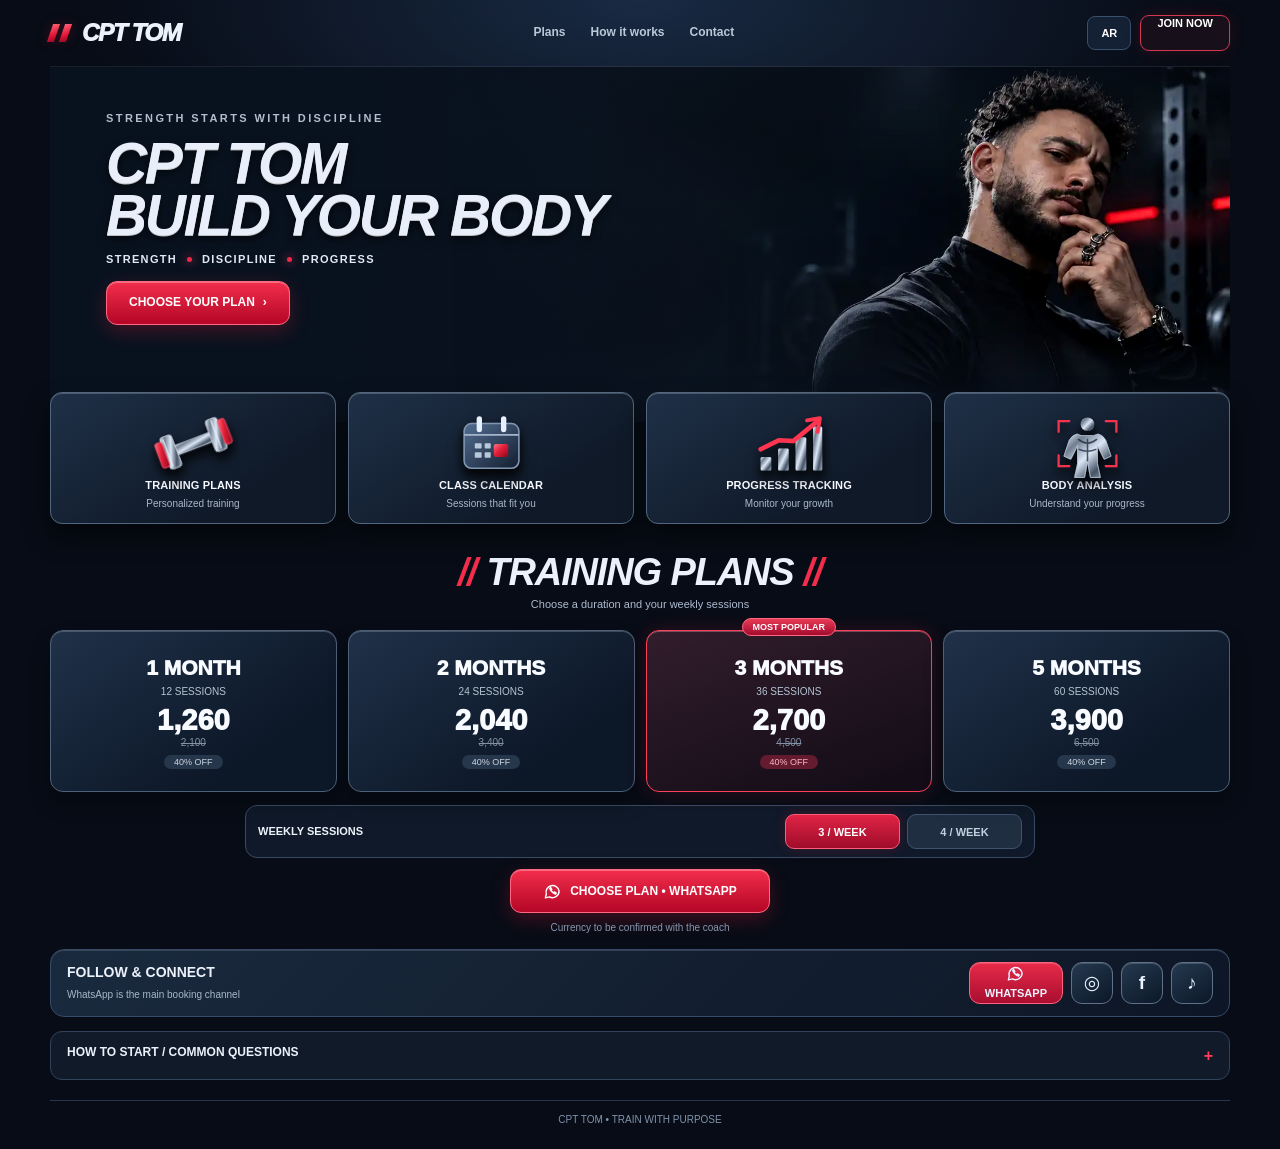
<file: v4-preview.html>
<!DOCTYPE html><html lang="en" dir="ltr"><head><meta charset="UTF-8"><meta name="viewport" content="width=device-width,initial-scale=1,viewport-fit=cover"><meta name="theme-color" content="#070c16"><meta name="description" content="CPT TOM — professional training plans and direct WhatsApp subscription enquiries"><meta property="og:title" content="CPT TOM | Build Your Body"><meta property="og:description" content="Choose your membership and contact the coach"><title>CPT TOM | BUILD YOUR BODY</title><link rel="stylesheet" href="./v4.css?v=4.2" /></head><body><svg class="svg-defs" xmlns="http://www.w3.org/2000/svg" aria-hidden="true" focusable="false">
    <defs>
      <linearGradient id="steel" x1="0" y1="0" x2="1" y2="1"><stop stop-color="#eef5ff"/><stop offset=".23" stop-color="#707e8f"/><stop offset=".5" stop-color="#dce7f6"/><stop offset=".76" stop-color="#455365"/><stop offset="1" stop-color="#a4b3c6"/></linearGradient>
      <linearGradient id="redMetal" x1="0" y1="0" x2="1" y2="1"><stop stop-color="#ff7280"/><stop offset=".45" stop-color="#e21f39"/><stop offset="1" stop-color="#8c081b"/></linearGradient>
      <linearGradient id="blueSteel" x1="0" y1="0" x2="1" y2="1"><stop stop-color="#536e91"/><stop offset="1" stop-color="#131e30"/></linearGradient>
      <filter id="iconShadow" x="-40%" y="-40%" width="180%" height="180%"><feDropShadow dx="0" dy="8" stdDeviation="7" flood-color="#000" flood-opacity=".65"/></filter>
    </defs>
    <symbol id="icon-dumbbell" viewBox="0 0 120 100">
      <g filter="url(#iconShadow)" transform="translate(60 49) rotate(-21) translate(-60 -49)">
        <rect x="24" y="43" width="72" height="13" rx="5" fill="url(#steel)" stroke="#d7dfec" stroke-width=".8"/>
        <rect x="20" y="27" width="16" height="44" rx="4" fill="url(#steel)" stroke="#d7dfec" stroke-width="1"/>
        <rect x="11" y="32" width="10" height="34" rx="3" fill="url(#redMetal)" stroke="#ff5168" stroke-width="1"/>
        <rect x="84" y="27" width="16" height="44" rx="4" fill="url(#steel)" stroke="#d7dfec" stroke-width="1"/>
        <rect x="99" y="32" width="10" height="34" rx="3" fill="url(#redMetal)" stroke="#ff5168" stroke-width="1"/>
        <path d="M24 30v38M92 29v40" stroke="#eaf3ff" stroke-opacity=".75" stroke-width="2"/>
      </g>
    </symbol>
    <symbol id="icon-calendar" viewBox="0 0 120 100">
      <g filter="url(#iconShadow)"><rect x="24" y="23" width="72" height="59" rx="10" fill="url(#blueSteel)" stroke="#8095b1" stroke-width="2"/>
        <path d="M24 38h72" stroke="#a5b6cb" stroke-width="2"/>
        <path d="M44 17v14M76 17v14" stroke="#e6f0fe" stroke-width="7" stroke-linecap="round"/>
        <rect x="63" y="50" width="19" height="17" rx="3" fill="url(#redMetal)"/>
        <g fill="#b8c8db"><rect x="38" y="49" width="9" height="7" rx="1"/><rect x="51" y="49" width="8" height="7" rx="1"/><rect x="38" y="61" width="9" height="7" rx="1"/><rect x="51" y="61" width="8" height="7" rx="1"/></g>
      </g>
    </symbol>
    <symbol id="icon-trending" viewBox="0 0 120 100">
      <g filter="url(#iconShadow)"><rect x="22" y="67" width="14" height="18" rx="2" fill="url(#steel)"/><rect x="45" y="56" width="14" height="29" rx="2" fill="url(#steel)"/><rect x="68" y="41" width="14" height="44" rx="2" fill="url(#steel)"/><rect x="91" y="27" width="12" height="58" rx="2" fill="url(#steel)"/>
        <path d="m22 57 24-12 19 1 33-27" stroke="#ff3550" stroke-width="6" stroke-linecap="round" stroke-linejoin="round" fill="none"/>
        <path d="m83 19 17-3-3 18" stroke="#ff3550" stroke-width="5" stroke-linecap="round" stroke-linejoin="round" fill="none"/>
      </g>
    </symbol>
    <symbol id="icon-body" viewBox="0 0 120 100">
      <g filter="url(#iconShadow)" stroke-linecap="round"><path d="M22 34V20h14M84 20h14v14M22 65v14h14M84 79h14V65" fill="none" stroke="#f5334d" stroke-width="3"/>
        <circle cx="60" cy="24" r="9" fill="url(#steel)"/><path d="M46 37Q40 38 36 45L29 66 38 70 47 52 47 76 43 94h13l4-21 4 21h13l-4-18V52l9 18 9-4-7-21q-4-7-10-8l-6 2h-16z" fill="url(#steel)" stroke="#c6d5e9" stroke-width="1"/>
        <path d="M48 44q12 10 24 0M49 57q11 5 22 0M60 44v28" stroke="#152337" stroke-width="2" opacity=".75" fill="none"/>
      </g>
    </symbol>
    <symbol id="arrow-up-right" viewBox="0 0 24 24"><path d="M5 18 18 5M7 5h11v11" fill="none" stroke="currentColor" stroke-width="2" stroke-linecap="round" stroke-linejoin="round"/></symbol>
    <symbol id="arrow-right" viewBox="0 0 24 24"><path d="M4 12h15m-6-6 6 6-6 6" fill="none" stroke="currentColor" stroke-width="2" stroke-linecap="round" stroke-linejoin="round"/></symbol>
  </svg><script src="./v4.js?v=4.2" defer></script></body></html>
</file>
<file: preview/styles.css>
:root{--bg:#0A0D12;--bg-2:#101319;--surface:#12161D;--surface-2:#181D25;--border:rgba(255,255,255,.08);--border-strong:rgba(255,255,255,.16);--red:#C4121F;--red-hot:#E0202C;--red-deep:#7E0A14;--red-glow:rgba(196,18,31,.45);--text:#F5F5F7;--text-2:#B4B4BC;--text-3:#8A8A92;--pad:clamp(16px,4vw,40px);--max:1200px}
*,*::before,*::after{box-sizing:border-box}
html{scroll-behavior:smooth;scroll-padding-top:100px;overflow-x:clip;direction:ltr!important}
body{margin:0;min-width:320px;background:var(--bg);color:var(--text);font:400 14px/1.5 Inter,system-ui,sans-serif;overflow-x:clip}
a{color:inherit;text-decoration:none}button,select{font:inherit}button{cursor:pointer}img{max-width:100%;display:block}
:focus-visible{outline:2px solid var(--red-hot);outline-offset:3px}
.container{width:min(calc(100% - var(--pad)*2),var(--max));margin-inline:auto}
.skip-link{position:absolute;left:15px;top:-70px;z-index:1000;background:var(--red);padding:12px;color:white}.skip-link:focus{top:10px}
.site-header{position:sticky;top:0;z-index:40;width:100%;background:rgba(10,13,18,.85);backdrop-filter:blur(12px);-webkit-backdrop-filter:blur(12px);border-bottom:1px solid var(--border);box-shadow:0 6px 22px #0003}
.nav-inner{height:clamp(60px,52px + 2vw,80px);display:flex;align-items:center;justify-content:space-between;gap:16px}
.brand{font:italic 900 clamp(22px,20px + .56vw,28px)/1 'Barlow Condensed',Impact,Arial,sans-serif;white-space:nowrap;display:flex;align-items:center;gap:12px;letter-spacing:-.01em}
.brand-mark{display:inline-flex;gap:4px;transform:skewX(-21deg)}.brand-mark i{display:block;width:7px;height:23px;background:linear-gradient(120deg,#f15b64,var(--red) 67%,var(--red-deep));box-shadow:0 0 13px #c4121f80}
.desktop-nav{display:none;align-items:center;gap:clamp(24px,3vw,44px)}.desktop-nav a{color:var(--text-2);font-size:15px;font-weight:500;padding:10px 0;position:relative}.desktop-nav a:after{content:'';position:absolute;left:0;right:100%;bottom:3px;height:2px;background:var(--red);transition:right .25s}.desktop-nav a:hover{color:var(--text)}.desktop-nav a:hover:after{right:0}
.nav-actions{display:flex;align-items:center;gap:9px}.language-toggle,.hamburger{background:var(--surface-2);border:1px solid var(--border-strong);color:var(--text);height:44px;min-width:44px;border-radius:8px;font-weight:700}
.nav-join{display:none;border:1.5px solid var(--red);border-radius:6px;padding:11px 22px;font-size:13px;font-weight:700;letter-spacing:.08em;box-shadow:0 0 14px #c4121f40}.nav-join:hover{background:var(--red)}
.hamburger{display:flex;flex-direction:column;align-items:center;justify-content:center;gap:5px}.hamburger span{display:block;height:2px;width:24px;border-radius:2px;background:#f5f5f7;transition:transform .2s,opacity .2s}.hamburger[aria-expanded=true] span:nth-child(1){transform:translateY(7px) rotate(45deg)}.hamburger[aria-expanded=true] span:nth-child(2){opacity:0}.hamburger[aria-expanded=true] span:nth-child(3){transform:translateY(-7px) rotate(-45deg)}
.mobile-nav{position:absolute;top:100%;left:0;right:0;padding:12px var(--pad) 18px;background:var(--bg);border-bottom:1px solid var(--border);box-shadow:0 15px 25px #0009}.mobile-nav[hidden]{display:none!important}.mobile-nav a{display:flex;align-items:center;min-height:48px;font-size:18px;font-weight:600;border-bottom:1px solid var(--border);padding:7px 0}.mobile-nav .mobile-join{justify-content:center;background:linear-gradient(var(--red-hot),var(--red));border:0;border-radius:6px;margin-top:12px;color:white}
.hero{position:relative;min-height:clamp(440px,280px + 26vw,620px);width:100%;isolation:isolate;background:radial-gradient(ellipse 45% 60% at 72% 45%,rgba(196,18,31,.28),transparent 70%),var(--bg);overflow:hidden}
.hero-light{position:absolute;inset:0;background:radial-gradient(ellipse 32% 58% at 90% 47%,rgba(196,18,31,.23),transparent 75%),linear-gradient(145deg,transparent 66%,#ffffff08 67%,transparent 72%);pointer-events:none;z-index:-1}
.hero-picture{position:absolute;inset:0 0 0 auto;width:62%;height:100%;z-index:-2;-webkit-mask-image:linear-gradient(to right,transparent 0%,#000 36%),linear-gradient(to top,transparent 0%,#000 30%);-webkit-mask-composite:source-in;mask-image:linear-gradient(to right,transparent 0%,#000 36%),linear-gradient(to top,transparent 0%,#000 30%);mask-composite:intersect}
.hero-picture img{width:100%;height:100%;object-fit:cover;object-position:100% 20%;filter:contrast(1.06) saturate(.98)}
.hero-content{position:relative;min-height:inherit;display:flex;align-items:center}.hero-text{max-width:60%;padding:22px 0 74px;z-index:1}
.hero h1{margin:0;white-space:normal}.hero-line{display:block;font:italic 900 clamp(34px,21.3px + 3.52vw,72px)/.94 'Barlow Condensed',Impact,Arial,sans-serif;letter-spacing:-.01em;text-shadow:0 5px 16px #0008}.hero-slogan{font-size:clamp(46px,30.7px + 4.26vw,92px);margin-top:3px;max-width:560px}.hero-underline{width:clamp(74px,50px + 7.4vw,130px);height:4px;margin-top:clamp(12px,1.5vw,18px);background:var(--red);box-shadow:0 0 12px var(--red-glow)}
.tagline{display:flex;align-items:center;gap:12px;margin:13px 0 0;color:var(--text-2);font-size:clamp(14px,12.7px + .37vw,17px);font-weight:600;letter-spacing:.04em;white-space:normal}.tagline i{width:6px;height:6px;border-radius:50%;background:var(--red-hot);box-shadow:0 0 9px var(--red-glow);flex:none}
.btn{display:inline-flex;align-items:center;justify-content:center;gap:14px;min-height:50px;padding:8px 18px;border-radius:6px;border:1px solid var(--red-hot);font-size:clamp(15px,14px + .2vw,16px);font-weight:800;letter-spacing:.06em;text-align:center;transition:transform .22s,box-shadow .22s}.btn.primary{background:linear-gradient(180deg,var(--red-hot),var(--red) 55%,var(--red-deep));box-shadow:0 8px 24px #c4121f59,inset 0 1px #ffffff4a}.btn:hover{transform:translateY(-2px);box-shadow:0 10px 30px #c4121f70}.hero-cta{width:clamp(230px,190px + 6vw,280px);height:clamp(50px,46px + .8vw,58px);margin-top:clamp(24px,3vw,32px)}
.feature-section{position:relative;z-index:2;margin-top:-20px}.features{display:grid;grid-template-columns:repeat(2,minmax(0,1fr));gap:clamp(10px,1.2vw,16px)}.feature{position:relative;text-align:center;background:linear-gradient(180deg,#161A21,var(--surface));min-height:clamp(118px,100px + 5vw,165px);padding:35px clamp(10px,1.5vw,16px) clamp(14px,1.6vw,20px);border:1px solid var(--border-strong);border-radius:10px;box-shadow:0 10px 30px #0006,inset 0 1px #ffffff14;min-width:0;transition:transform .3s,border-color .3s}.feature-image{width:clamp(80px,52px + 3vw,104px);height:auto;aspect-ratio:320/220;object-fit:contain;margin:-35px auto 0;filter:drop-shadow(0 6px 7px #000c) drop-shadow(0 0 8px #c4121f1f);transition:transform .35s ease}.feature h2{margin:2px 0 0;font-size:clamp(12px,11px + .37vw,15px);font-weight:800;line-height:1.3;letter-spacing:.04em;overflow-wrap:normal;word-break:normal}.feature p{display:none;margin:5px auto 0;color:var(--text-3);font-size:clamp(13px,12.5px + .15vw,14px);line-height:1.45;max-width:230px}
.pricing-section{position:relative;padding-top:clamp(42px,5vw,64px);padding-bottom:clamp(28px,4vw,48px);background:radial-gradient(ellipse 36% 11% at 50% 0%,rgba(196,18,31,.11),transparent 72%)}.section-title{text-align:center;margin-bottom:30px}.section-title h2{margin:0;font:italic 900 clamp(32px,28px + 1.11vw,44px)/1.1 'Barlow Condensed',Impact,Arial,sans-serif;letter-spacing:-.01em}.slashes{color:var(--red-hot);margin:0 8px}.section-title p{margin:9px 0 0;color:var(--text-2);font-size:clamp(14px,13.3px + .19vw,16px)}
.pricing-stage{position:relative}.pricing-rail{display:flex;overflow-x:auto;gap:clamp(10px,1.2vw,16px);scroll-snap-type:x mandatory;scrollbar-width:none;scroll-padding-inline:calc((100% - min(72vw,320px))/2);padding:16px calc((100% - min(72vw,320px))/2) 18px;overscroll-behavior-x:contain}.pricing-rail::-webkit-scrollbar{display:none}
.plan-card{position:relative;flex:0 0 clamp(240px,72vw,320px);min-width:0;min-height:190px;scroll-snap-align:center;scroll-snap-stop:always;border:1px solid var(--border-strong);border-radius:10px;background:var(--surface);padding:22px 16px 20px;color:var(--text);text-align:center;display:flex;align-items:center;flex-direction:column;justify-content:center;transition:border-color .2s,background .2s,transform .2s;box-shadow:0 9px 28px #0005}.plan-card:focus-visible{outline:2px solid var(--text);outline-offset:3px}.plan-card[aria-pressed=true]{outline:2px solid var(--text);outline-offset:2px}.plan-card.featured{border:1.5px solid var(--red);background:linear-gradient(180deg,rgba(196,18,31,.22),rgba(126,10,20,.1) 60%,var(--surface));box-shadow:0 0 28px #c4121f42}.popular{position:absolute;top:-16px;left:50%;transform:translateX(-50%);white-space:nowrap;border-radius:99px;background:var(--red);padding:6px 12px;color:white;font-size:12px;font-weight:800;letter-spacing:.05em}.plan-duration{font-size:15px;font-weight:800;letter-spacing:.04em;line-height:1.4;display:block}.plan-price{display:flex;align-items:baseline;gap:6px;justify-content:center;font-size:clamp(36px,30px + 1vw,44px);font-weight:800;letter-spacing:-.02em;white-space:nowrap;line-height:1.25;margin-top:11px;font-variant-numeric:tabular-nums}.currency{font-size:.42em;font-weight:700;color:var(--text-2);letter-spacing:0}.price-unit{font-size:14px;color:var(--text-3);margin-top:4px}.save{font-size:12px;font-weight:700;color:var(--text-2);border:1px solid var(--border-strong);border-radius:99px;padding:5px 12px;margin-top:12px;min-height:28px}.save.empty{visibility:hidden}
.plan-arrow{position:absolute;z-index:3;top:50%;transform:translateY(-50%);height:44px;width:44px;display:grid;place-items:center;border-radius:50%;color:var(--text);background:var(--surface-2);border:1px solid var(--border-strong);font-size:30px;line-height:1;box-shadow:0 5px 14px #0008}.plan-prev{left:0}.plan-next{right:0}
.frequency-panel{max-width:820px;margin:27px auto 0;padding:15px 20px;border-radius:10px;border:1px solid var(--border-strong);background:var(--surface);display:flex;flex-direction:column;gap:12px}.frequency-label{display:flex;align-items:center;gap:10px;font-size:14px;font-weight:800;letter-spacing:.03em}.frequency-label svg{color:var(--red-hot);flex:none}.frequency-buttons{display:none;gap:8px;align-items:center;justify-content:flex-end}.frequency-buttons button{height:44px;min-width:84px;max-width:112px;flex:1 1 0;border-radius:6px;color:var(--text-2);background:var(--surface-2);border:1px solid var(--border-strong);font-size:14px;font-weight:700}.frequency-buttons button[aria-pressed=true]{background:var(--red);color:white;border-color:var(--red-hot);box-shadow:0 0 16px var(--red-glow)}.frequency-select{width:100%;height:48px;appearance:none;border:1px solid var(--border-strong);border-radius:8px;background:var(--surface-2);color:var(--text);padding:0 15px;font-size:16px;font-weight:600;cursor:pointer;direction:ltr}
.purchase-cta{display:flex;width:100%;max-width:320px;min-height:54px;margin:20px auto 0}.connect-section{display:flex;gap:15px;align-items:center;justify-content:space-between;background:var(--surface);border:1px solid var(--border-strong);border-radius:10px;padding:14px 18px}.connect-copy h2{font-size:14px;letter-spacing:.02em;margin:0}.connect-copy p{font-size:14px;color:var(--text-2);margin:4px 0 0}.socials{display:flex;gap:9px;align-items:center;flex:none}.socials a{height:44px;min-width:44px;display:inline-flex;justify-content:center;align-items:center;border-radius:10px;border:1px solid var(--border-strong);background:var(--surface-2);color:var(--text);transition:transform .2s,border-color .2s}.socials a:hover{border-color:var(--red-hot);transform:translateY(-2px)}.socials a svg{width:23px;height:23px;stroke:currentColor;stroke-width:1.6;fill:none;stroke-linecap:round;stroke-linejoin:round}.socials a.facebook svg,.socials a.tiktok svg{stroke:none;fill:currentColor}.socials a.social-wa{background:linear-gradient(var(--red-hot),var(--red));border-color:var(--red);padding:0 13px;gap:8px;font-size:13px;font-weight:800}
.guide-section{margin-top:15px}.guide-section details{background:var(--surface);border:1px solid var(--border-strong);border-radius:10px}.guide-section summary{min-height:52px;display:flex;justify-content:space-between;align-items:center;cursor:pointer;list-style:none;font-weight:800;font-size:14px;padding:14px 16px}.guide-section summary::-webkit-details-marker{display:none}.guide-section summary:after{content:'+';color:var(--red-hot);font-size:23px}.guide-section details[open] summary:after{content:'−'}.guide-section details p{padding:0 16px 16px;margin:0;line-height:1.75;color:var(--text-2);font-size:14px}.footer{text-align:center;padding:18px 0 25px;margin-top:20px;border-top:1px solid var(--border);color:var(--text-3);font-size:12px}
[dir="rtl"],.is-ar .ar-text{direction:rtl;unicode-bidi:plaintext}.is-ar{font-family:Alexandria,Arial,sans-serif}.is-ar button,.is-ar select,.is-ar a{font-family:inherit}.is-ar .brand,.is-ar .hero-name{font-family:'Barlow Condensed',Impact,sans-serif}.is-ar .hero-slogan,.is-ar .section-title h2{font-family:Alexandria,Arial,sans-serif;font-style:normal;letter-spacing:0;line-height:1.35}.is-ar .hero-slogan{font-size:clamp(25px,2.9vw,52px);max-width:580px}.is-ar .tagline{letter-spacing:0;direction:ltr;justify-content:flex-start}.is-ar .tagline span{direction:rtl}.is-ar .plan-duration{letter-spacing:0}.is-ar .plan-price,.is-ar .save{font-family:Inter,Alexandria,Arial,sans-serif;direction:ltr}.is-ar .plan-price .currency{font-family:Alexandria,Arial,sans-serif;direction:rtl}.is-ar .connect-copy{direction:rtl;text-align:right}.is-ar .guide-section details p{text-align:right;direction:rtl}.is-ar .guide-section summary{text-align:right;direction:rtl}.is-ar .mobile-nav{direction:rtl;text-align:right}.is-ar .mobile-nav a{text-align:right}.is-ar .hero-slogan{text-align:left;direction:rtl;unicode-bidi:plaintext}
@media(hover:hover){.feature:hover{border-color:#c4121f70;transform:translateY(-2px)}.feature:hover .feature-image{transform:translateY(-4px)}}
@media(max-width:599px){.hero-text{max-width:65%;padding:20px 0 72px}.hero-picture{width:62%}.hero-line.hero-name{font-size:clamp(34px,9.1vw,47px)}.hero-line.hero-slogan{font-size:clamp(42px,10.4vw,52px);line-height:.95;max-width:235px}.is-ar .hero-line.hero-slogan{font-size:clamp(24px,6.7vw,29px);line-height:1.5;max-width:225px}.hero{min-height:440px}.tagline{gap:6px;font-size:14px;flex-wrap:wrap;max-width:270px}.tagline i{width:5px;height:5px}.hero-cta{width:min(230px,100%)}.feature h2{font-size:12px}.feature p{display:none}.feature{min-height:118px;padding-top:33px}.feature-image{width:90px;margin-top:-30px}.section-title{margin-bottom:17px}.pricing-section{padding-top:42px}.pricing-stage{margin-inline:calc(var(--pad)*-1)}.pricing-rail{padding-left:calc((100% - min(72vw,320px))/2);padding-right:calc((100% - min(72vw,320px))/2)}.plan-card{min-height:180px}.connect-section{flex-wrap:wrap;padding:12px 13px}.connect-copy{flex:1 1 100%}.socials{width:100%;justify-content:space-between}.socials a.social-wa{flex:1 1 0}.frequency-panel{margin-top:12px}.pricing-section{padding-bottom:28px}.connect-copy p{font-size:14px}}
@media(min-width:600px){.feature p{display:block}.hero-picture{width:60%}.pricing-rail{display:grid;grid-template-columns:repeat(2,minmax(0,1fr));overflow:visible;scroll-snap-type:none;padding:16px 0 5px;max-width:640px;margin:auto}.plan-card{flex:auto;min-height:175px}.plan-arrow{display:none}.frequency-panel{flex-direction:row;align-items:center;justify-content:space-between}.frequency-buttons{display:flex;flex:1}.frequency-select{display:none}.connect-section{margin-top:0}.hero-text{max-width:60%}}
@media(min-width:900px){.desktop-nav{display:flex}.hamburger{display:none}.nav-join{display:inline-flex}.hero-picture{width:55%}.hero-text{max-width:min(560px,52%)}.features{grid-template-columns:repeat(4,minmax(0,1fr))}.feature{min-height:160px}.feature-image{width:clamp(80px,7vw,104px)}.hero-underline{height:5px}.section-title{margin-bottom:24px}}
@media(min-width:1024px){.pricing-rail{max-width:none;grid-template-columns:repeat(4,minmax(0,1fr))}.plan-card{min-height:185px}.hero-text{padding-bottom:60px}}
@media(min-width:1440px){.hero-text{padding-bottom:50px}.hero{min-height:620px}}
@media(min-width:1920px){:root{--max:1320px}.hero{min-height:620px}}
@media(prefers-reduced-motion:reduce){*,*::before,*::after{scroll-behavior:auto!important;transition-duration:0.01ms!important;animation-duration:0.01ms!important}}

/* V5.1 adjustments from the third measured audit; all theme variables unchanged. */
.save .save-amount{direction:ltr;unicode-bidi:isolate;display:inline-block}
.save.is-ar-save{direction:rtl;unicode-bidi:isolate}
.hero-picture img{object-position:65% 20%}
.is-ar .hero-name{font-size:clamp(28px,18px + 2.8vw,60px);font-family:'Barlow Condensed',Impact,sans-serif}
.is-ar .hero-slogan{font:normal 900 clamp(36px,22px + 4.2vw,80px)/1.15 Alexandria,Arial,sans-serif;letter-spacing:0;max-width:640px;direction:rtl;text-align:left;unicode-bidi:isolate}
.is-ar .hero-slogan .ar-line{display:block;white-space:nowrap}
.brand,.desktop-nav a{min-height:44px;display:inline-flex;align-items:center}.desktop-nav a{min-width:44px;justify-content:center}.nav-join{min-height:44px}
/* Keep the feature visuals above their cards, not clipped within them. */
.feature-image{width:clamp(124px,11vw,176px);margin-top:-49px}
.feature{padding-top:43px}
@media(hover:hover){.feature:hover .feature-image{transform:translateY(-4px)}}
@media(max-width:599px){
  .hero{min-height:510px}
  .hero-picture{width:64%;right:0;top:0;bottom:auto;height:74%;
    -webkit-mask-image:linear-gradient(to right,transparent 0%,#000 34%,#000 100%),linear-gradient(to top,transparent 0%,#000 23%,#000 100%);
    mask-image:linear-gradient(to right,transparent 0%,#000 34%,#000 100%),linear-gradient(to top,transparent 0%,#000 23%,#000 100%)}
  .hero-picture img{object-position:84% 18%;filter:contrast(1.06) saturate(.98)}
  .hero-content{align-items:flex-end}
  .hero-text{position:relative;max-width:min(94%,360px);width:100%;padding:0 0 24px;isolation:isolate}
  .hero-text::before{content:'';position:absolute;z-index:-1;inset:-14px -24px -5px -16px;pointer-events:none;background:linear-gradient(to right,rgba(10,13,18,.85),rgba(10,13,18,.6) 70%,transparent)}
  .hero-line.hero-name{font-size:clamp(28px,8.4vw,34px)}
  .hero-line.hero-slogan{font-size:clamp(36px,10.8vw,42px);line-height:1.05;max-width:300px}
  .hero-slogan .mobile-break{display:block;white-space:nowrap}
  .hero-slogan .mobile-break+ .mobile-break:before{content:none}
  .tagline{gap:9px;flex-wrap:wrap;font-size:14px;max-width:300px}
  .hero-cta{width:min(230px,100%)}
  .is-ar .hero-line.hero-name{font-size:clamp(28px,8.4vw,34px)}
  .is-ar .hero-line.hero-slogan{font-size:clamp(36px,22px + 4.2vw,80px);max-width:min(350px,100%);line-height:1.22;direction:rtl;text-align:left}
  .is-ar .hero-slogan .ar-line{display:block;white-space:nowrap}
  .feature-image{width:clamp(104px,31vw,140px);margin-top:-43px}
  .feature{min-height:130px;padding-top:42px}
  .pricing-stage{margin-inline:calc(-1*var(--pad))}
  .pricing-rail{--card-size:min(72vw,calc(100vw - 112px));padding-left:calc((100% - var(--card-size))/2);padding-right:calc((100% - var(--card-size))/2);scroll-padding-inline:calc((100% - var(--card-size))/2)}
  .plan-card{flex:0 0 var(--card-size)}
}
@media(min-width:600px) and (max-width:899px){
 .hero-slogan{white-space:normal}
 .hero-slogan .mobile-break{display:block}
 .hero-slogan .mobile-break:last-child{white-space:nowrap;transform:scaleX(.86);transform-origin:left center}
 .hero-slogan .mobile-break+.mobile-break:before{content:none}
}
@media(min-width:900px){
 .hero-slogan{white-space:nowrap}
 .hero-slogan .mobile-break{display:inline}
 .hero-slogan .mobile-break+.mobile-break:before{content:' '}
}
@media(min-width:600px) and (max-width:899px){.hero-picture img{object-position:84% 20%}}
@media(min-width:900px){
 .hero{background:radial-gradient(ellipse 48% 65% at 72% 45%,rgba(196,18,31,.36),transparent 70%),var(--bg)}
 .features{background:radial-gradient(ellipse 60% 55% at 50% 0%,rgba(196,18,31,.16),transparent 75%)}
 .plan-card.featured{box-shadow:0 0 0 1px var(--red),0 0 28px rgba(196,18,31,.35)}
 .hero-picture img{object-position:65% 20%}
 .pricing-rail{max-width:none;grid-template-columns:repeat(4,minmax(0,1fr));gap:clamp(10px,1.2vw,16px)}
 .plan-price{font-size:clamp(32px,1.6vw + 18px,44px)}
}
@media(min-width:1920px){
 body{background:radial-gradient(ellipse 50% 35% at 50% 55%,rgba(196,18,31,.1),transparent 70%),var(--bg)}
 .hero{min-height:clamp(620px,32vw,820px)}
 .hero-line.hero-name{font-size:clamp(72px,3.75vw,96px)}
 .hero-line.hero-slogan{font-size:clamp(92px,4.8vw,124px)}
 .hero-text{max-width:640px;transform:translateX(clamp(120px,7vw,180px))}
 .is-ar .hero-text{transform:translateX(clamp(180px,12vw,300px))}
 .tagline{font-size:19px}
 .hero-cta{width:300px;height:62px;font-size:17px}
 .hero-underline{width:150px;height:6px}
 .hero-picture{width:58%}
 .hero-picture img{object-position:62% 20%}
 .is-ar .hero-line.hero-name{font-size:clamp(72px,3.75vw,96px)}
 .is-ar .hero-line.hero-slogan{font-size:clamp(86px,4.8vw,124px)}
}
</file>
<file: v4.css>
/* CPT TOM NOIR V4 - standalone visual shell. The legacy UI is hidden, not patched. */
html,body{margin:0!important;min-width:320px;background:#070c16!important;overflow-x:hidden!important}
html{direction:ltr!important;scroll-behavior:smooth}
body>*:not(#tom4):not(script){display:none!important}
#tom4{direction:ltr!important;display:block!important;background:radial-gradient(ellipse 56% 25% at 50% 0,#192a43 0,transparent 78%),#070c16;color:#ecf2fb;font-family:Inter,Arial,system-ui,sans-serif;font-size:14px;line-height:1.45;min-height:100vh;isolation:isolate}
#tom4 *{box-sizing:border-box}#tom4 button{font-family:inherit;cursor:pointer}#tom4 a{text-decoration:none;color:inherit}#tom4 button:focus-visible,#tom4 a:focus-visible,#tom4 summary:focus-visible{outline:2px solid #ff536e;outline-offset:3px}
#tom4 .t4-wrap{width:min(1180px,calc(100% - 36px));margin-inline:auto}
#tom4 .t4-nav{height:67px;display:flex;gap:22px;align-items:center;justify-content:space-between;border-bottom:1px solid #ffffff14;position:relative;z-index:10}
#tom4 .t4-brand{white-space:nowrap;display:flex;align-items:center;gap:8px;font-size:24px;font-weight:950;font-style:italic;letter-spacing:-.055em;line-height:1;font-family:Inter,Arial,sans-serif}
#tom4 .t4-mark{display:inline-flex;gap:5px;transform:skewX(-19deg);margin-right:5px}
#tom4 .t4-mark i{width:7px;height:18px;display:block;background:linear-gradient(160deg,#ff6174,#de1234 65%,#8e0d23);box-shadow:0 0 11px #e5153545}
#tom4 .t4-menu{display:flex;align-items:center;gap:25px;font-size:12px;font-weight:750;color:#bbc8d9}
#tom4 .t4-menu a:hover{color:#fff}
#tom4 .t4-actions{display:flex;align-items:center;gap:9px}
#tom4 .t4-lang{color:#fff;background:#142033;border:1px solid #38506b;border-radius:8px;min-width:44px;height:34px;font-size:11px;font-weight:850}
#tom4 .t4-mini-join{border:1px solid #d53650;background:#17101a;color:#fff;border-radius:9px;height:36px;padding:0 16px;font-size:11px;font-weight:850;box-shadow:0 0 15px #e3143327}
#tom4 .t4-hero{height:355px;position:relative;overflow:hidden;background:linear-gradient(110deg,#101b2c,#050a12);border-radius:0 0 12px 12px;isolation:isolate}
#tom4 .t4-hero-photo{position:absolute;inset:0 0 0 auto;height:100%;width:66%;object-fit:cover;object-position:center 30%;filter:contrast(1.05);z-index:-2}
#tom4 .t4-hero:before{content:"";position:absolute;inset:0;background:linear-gradient(90deg,#08121ffb 0%,#08111de8 37%,#0c1622a2 54%,#080f1900 84%),linear-gradient(0deg,#08111e 0%,transparent 22%,transparent 82%,#07101d70);z-index:-1}
#tom4 .t4-hero:after{content:"";position:absolute;right:1%;top:44%;width:90px;height:6px;background:#ea203e;filter:blur(10px);opacity:.65;z-index:-1}
#tom4 .t4-hero-copy{position:relative;z-index:1;max-width:640px;padding:55px 0 0 56px}
#tom4 .t4-hero-copy small{display:block;color:#b3bdce;font-size:11px;font-weight:750;letter-spacing:.22em;margin-bottom:10px}
#tom4 .t4-hero-copy h1{margin:0;color:#eef3fc;max-width:640px;font:italic 900 clamp(48px,5.2vw,76px)/.92 'Arial Black',Impact,Arial,sans-serif;letter-spacing:-.04em;text-shadow:0 1px #ffffffba,0 4px 10px #000a}
#tom4 .t4-hero-copy h1 span{display:block;color:#e8effb}
#tom4 .t4-tagline{margin:13px 0 14px;display:flex;gap:10px;align-items:center;color:#e3e9f4;font-size:11px;letter-spacing:.12em;font-weight:600}
#tom4 .t4-tagline i{display:block;width:5px;height:5px;background:#f12949;border-radius:50%;box-shadow:0 0 10px #ff3154}
#tom4 .t4-primary{display:inline-flex;align-items:center;justify-content:center;gap:8px;border:1px solid #ff6880;border-radius:11px;background:linear-gradient(180deg,#f22e4b 0%,#b80829 94%);color:#fff;min-height:44px;padding:10px 22px;font-size:12px;font-weight:900;box-shadow:0 6px 20px #ee1c3b42,inset 0 1px #ffb5be75;transition:transform .2s,box-shadow .2s}
#tom4 .t4-primary:hover{transform:translateY(-2px);box-shadow:0 8px 26px #ff183a65}
#tom4 .t4-features{display:grid;grid-template-columns:repeat(4,minmax(0,1fr));gap:12px;position:relative;z-index:2;margin-top:-30px}
#tom4 .t4-feature{min-width:0;min-height:132px;padding:13px 7px 11px;background:linear-gradient(147deg,#1f3047,#0f1928 72%);border:1px solid #52677f;border-radius:12px;text-align:center;box-shadow:0 13px 24px #0008,inset 0 1px #ffffff35;transition:transform .25s,border-color .25s}
#tom4 .t4-feature:hover{transform:translateY(-4px);border-color:#f55068}
#tom4 .t4-feature svg{display:block;width:105px;height:76px;margin:0 auto -3px;filter:drop-shadow(0 6px 5px #0008)}
#tom4 .t4-feature strong{display:block;color:#f7f9fe;font-weight:900;font-size:11px;letter-spacing:.012em;line-height:1.25}
#tom4 .t4-feature p{margin:4px 0 0;font-size:10px;color:#a9b8c9}
#tom4 .t4-plans{padding-top:28px}
#tom4 .t4-section-title{text-align:center;margin-bottom:17px}
#tom4 .t4-section-title h2{font:italic 900 clamp(26px,3.2vw,38px)/1.06 'Arial Black',Impact,Arial,sans-serif;letter-spacing:-.03em;margin:0 0 5px}
#tom4 .t4-section-title h2 em{font-style:italic;color:#f32d4b;margin:0 10px}
#tom4 .t4-section-title p{margin:0;color:#aebbd0;font-size:11px}
#tom4 .t4-plan-stage{display:flex;align-items:center;gap:9px;justify-content:center}
#tom4 .t4-plan-grid{display:grid;grid-template-columns:repeat(4,minmax(0,1fr));gap:11px;width:100%}
#tom4 .t4-plan{position:relative;min-width:0;min-height:162px;border-radius:13px;border:1px solid #4e6077;color:#f8fbff;background:linear-gradient(145deg,#203149,#0c1727 75%);box-shadow:inset 0 1px #ffffff30,0 12px 20px #0004;display:flex;flex-direction:column;align-items:center;justify-content:center;gap:1px;padding:15px 8px 12px;transition:transform .25s,box-shadow .25s,border-color .25s}
#tom4 .t4-plan[aria-pressed="true"]{background:linear-gradient(160deg,#321d2b,#140d18 90%);border-color:#ff405c;box-shadow:inset 0 1px #ff9dad5c,0 0 20px #e820442f}
#tom4 .t4-plan:hover{transform:translateY(-3px)}
#tom4 .t4-plan-badge{position:absolute;top:-13px;background:linear-gradient(#e83b56,#a40b2d);padding:3px 10px;font-size:9px;color:#fff;border:1px solid #ff6680;border-radius:20px;font-weight:900}
#tom4 .t4-duration{font-size:21px;line-height:1.1;font-weight:950}
#tom4 .t4-quantity{font-size:10px;color:#b6c4d4;margin-top:5px}
#tom4 .t4-price{font-size:29px;font-weight:950;line-height:1.12;margin-top:6px}
#tom4 .t4-original{font-size:10px;color:#8291a6;text-decoration:line-through}
#tom4 .t4-discount{font-size:9px;margin-top:6px;border-radius:12px;background:#26364b;padding:2px 10px;color:#cbd5e1}
#tom4 .t4-plan[aria-pressed=true] .t4-discount{background:#641b30;color:#ffb4c2}
#tom4 .t4-plan-arrow{display:none;flex:none;border:1px solid #4a5d72;border-radius:10px;color:#fff;background:linear-gradient(145deg,#1c2b42,#0b1524);width:38px;height:47px;font-size:25px}
#tom4 .t4-bottom{margin:13px 0 0;display:flex;flex-direction:column;align-items:center;gap:11px}
#tom4 .t4-frequency{display:flex;justify-content:center;align-items:center;gap:12px;width:min(790px,100%);padding:8px 12px;border:1px solid #394b63;border-radius:12px;background:#0f1929}
#tom4 .t4-frequency>strong{margin-right:auto;font-size:11px;white-space:nowrap;color:#ecf2f9}
#tom4 .t4-freq-buttons{display:flex;gap:7px}
#tom4 .t4-freq{min-height:35px;min-width:115px;font-size:11px;font-weight:800;border:1px solid #40536d;color:#c2cfe0;background:#202e42;border-radius:9px}
#tom4 .t4-freq[aria-pressed=true]{color:#fff;background:linear-gradient(180deg,#e02345,#9f0d2a);border-color:#ff5d78;box-shadow:0 0 14px #ef183b32}
#tom4 .t4-plan-cta{min-width:260px}
#tom4 .t4-note{color:#8797af;text-align:center;font-size:10px;margin:8px 0 0}
#tom4 .t4-social{margin:13px auto 0;padding:12px 16px;display:flex;align-items:center;justify-content:space-between;gap:12px;background:linear-gradient(135deg,#1a2a3e,#0d1626);border:1px solid #364b67;border-radius:14px;box-shadow:inset 0 1px #ffffff21}
#tom4 .t4-social-copy strong{font-size:14px;display:block}
#tom4 .t4-social-copy small{color:#a8b8ca;font-size:10px}
#tom4 .t4-social-buttons{display:flex;gap:8px;align-items:center}
#tom4 .t4-social-buttons a{width:42px;height:42px;border-radius:11px;display:grid;place-items:center;background:linear-gradient(145deg,#25394f,#0b1728);border:1px solid #5e7188;box-shadow:inset 0 1px #ffffff2a;color:#ebf3ff;font-size:19px;font-weight:900;transition:transform .25s}
#tom4 .t4-social-buttons a:hover{transform:translateY(-3px);border-color:#ff506c}
#tom4 .t4-social-buttons .t4-wa{width:auto;padding:0 15px;background:linear-gradient(#e72a49,#a90e2f);border-color:#ff607c;font-size:11px}
#tom4 .t4-info{margin:14px auto 20px;border:1px solid #31435b;background:#101a29;border-radius:12px;overflow:hidden}
#tom4 .t4-info summary{padding:12px 16px;font-size:12px;font-weight:800;cursor:pointer;list-style:none;display:flex;justify-content:space-between;gap:10px}
#tom4 .t4-info summary::-webkit-details-marker{display:none}
#tom4 .t4-info summary:after{content:'+';color:#ff3c5b;font-size:16px}
#tom4 .t4-info[open] summary:after{content:'−'}
#tom4 .t4-info-body{border-top:1px solid #2e3e53;padding:11px 16px;color:#b7c5d7;font-size:12px;line-height:1.75}
#tom4 .t4-info-body p{margin:0 0 9px}
#tom4 .t4-footer{text-align:center;border-top:1px solid #26374e;padding:12px 0 22px;color:#8193ab;font-size:10px}
#tom4 .t4-reveal{animation:t4-appear .5s ease both}@keyframes t4-appear{from{opacity:0;transform:translateY(8px)}to{opacity:1;transform:none}}
#tom4 [data-ar=true]{direction:rtl;unicode-bidi:plaintext}
#tom4.t4-ar .t4-hero-copy h1{font-family:Arial,system-ui,sans-serif;letter-spacing:0;font-size:clamp(40px,4.4vw,56px);font-weight:900;line-height:1.14}
#tom4.t4-ar .t4-section-title h2{font-family:Arial,system-ui,sans-serif;font-style:normal;letter-spacing:0}
#tom4.t4-ar .t4-duration{font-size:19px}
@media(max-width:720px){
 #tom4 .t4-wrap{width:calc(100% - 24px)}
 #tom4 .t4-nav{height:56px;gap:8px}
 #tom4 .t4-brand{font-size:18px}
 #tom4 .t4-mark i{width:5px;height:14px}
 #tom4 .t4-menu{display:none}
 #tom4 .t4-mini-join{height:33px;padding:0 10px;font-size:10px}
 #tom4 .t4-hero{height:290px;border-radius:0 0 10px 10px}
 #tom4 .t4-hero-photo{width:100%;object-position:60% center;opacity:.92}
 #tom4 .t4-hero:before{background:linear-gradient(90deg,#09131ff3 0%,#091421db 43%,#09132155 75%,transparent 100%),linear-gradient(0deg,#08111e 0%,transparent 22%)}
 #tom4 .t4-hero-copy{padding:53px 0 0 15px;max-width:270px}
 #tom4 .t4-hero-copy small{font-size:8px;margin-bottom:10px}
 #tom4 .t4-hero-copy h1{font-size:clamp(34px,9.1vw,47px);letter-spacing:-.045em;max-width:270px}
 #tom4 .t4-tagline{font-size:8px;gap:5px;margin:13px 0 13px}
 #tom4 .t4-primary{min-height:42px;font-size:11px;padding:9px 20px}
 #tom4 .t4-features{grid-template-columns:repeat(2,minmax(0,1fr));gap:8px;margin-top:-17px}
 #tom4 .t4-feature{height:94px;min-height:94px;padding:4px 5px 7px}
 #tom4 .t4-feature svg{height:65px;width:90px;margin-bottom:-5px}
 #tom4 .t4-feature strong{font-size:10px}
 #tom4 .t4-feature p{display:none}
 #tom4 .t4-plans{padding-top:20px}
 #tom4 .t4-section-title{margin-bottom:13px}
 #tom4 .t4-section-title h2{font-size:26px}
 #tom4 .t4-section-title h2 em{margin:0 5px}
 #tom4 .t4-section-title p{font-size:10px}
 #tom4 .t4-plan-stage{gap:6px}
 #tom4 .t4-plan-grid{display:flex;justify-content:center;min-width:0;width:100%}
 #tom4 .t4-plan{display:none!important;width:min(100%,215px);min-height:162px;flex:0 1 215px}
 #tom4 .t4-plan[aria-pressed=true]{display:flex!important}
 #tom4 .t4-plan-arrow{display:block;width:34px;height:45px}
 #tom4 .t4-duration{font-size:19px}
 #tom4 .t4-price{font-size:30px}
 #tom4 .t4-bottom{margin-top:12px;gap:10px}
 #tom4 .t4-frequency{width:100%;justify-content:space-between;padding:7px 9px;gap:6px}
 #tom4 .t4-frequency>strong{font-size:10px;margin-right:0}
 #tom4 .t4-freq-buttons{gap:5px}
 #tom4 .t4-freq{min-width:77px;padding:0 5px;font-size:10px;min-height:32px}
 #tom4 .t4-plan-cta{min-width:0;width:100%}
 #tom4 .t4-note{font-size:9px}
 #tom4 .t4-social{margin-top:11px;padding:10px;gap:10px}
 #tom4 .t4-social-copy strong{font-size:11px}
 #tom4 .t4-social-copy small{display:none}
 #tom4 .t4-social-buttons{gap:5px}
 #tom4 .t4-social-buttons a{width:34px;height:36px;font-size:16px}
 #tom4 .t4-social-buttons .t4-wa{width:36px;font-size:15px;padding:0}
 #tom4 .t4-social-buttons .t4-wa span{display:none}
 #tom4 .t4-info{margin-top:11px;margin-bottom:11px}
 #tom4 .t4-footer{padding:11px 0 15px}
 #tom4.t4-ar .t4-hero-copy h1{font-size:30px;max-width:260px;line-height:1.2}
 #tom4.t4-ar .t4-hero-copy{padding-top:57px}
 #tom4.t4-ar .t4-section-title h2{font-size:23px}
 #tom4.t4-ar .t4-duration{font-size:17px}
}
@media(max-width:365px){#tom4 .t4-wrap{width:calc(100% - 18px)}#tom4 .t4-freq{min-width:67px}#tom4 .t4-hero-copy h1{font-size:32px}#tom4 .t4-social{padding:8px}#tom4 .t4-social-buttons a{width:31px}}
@media(prefers-reduced-motion:reduce){#tom4 *,#tom4 *:before,#tom4 *:after{animation:none!important;transition:none!important}html{scroll-behavior:auto}}
/* SVG icon definition sprite must not occupy the first 150px of the page. */
#tom4 .t4-sprite{position:absolute!important;width:0!important;height:0!important;overflow:hidden!important;pointer-events:none!important;opacity:0!important}

/* Desktop hero headline remains two lines; keep the CTA visible above features. */
@media(min-width:721px){#tom4 .t4-hero-copy{max-width:750px;padding-top:44px}#tom4 .t4-hero-copy h1{font-size:clamp(52px,4.45vw,67px);max-width:710px}#tom4 .t4-tagline{margin:10px 0 13px}}
</file>
